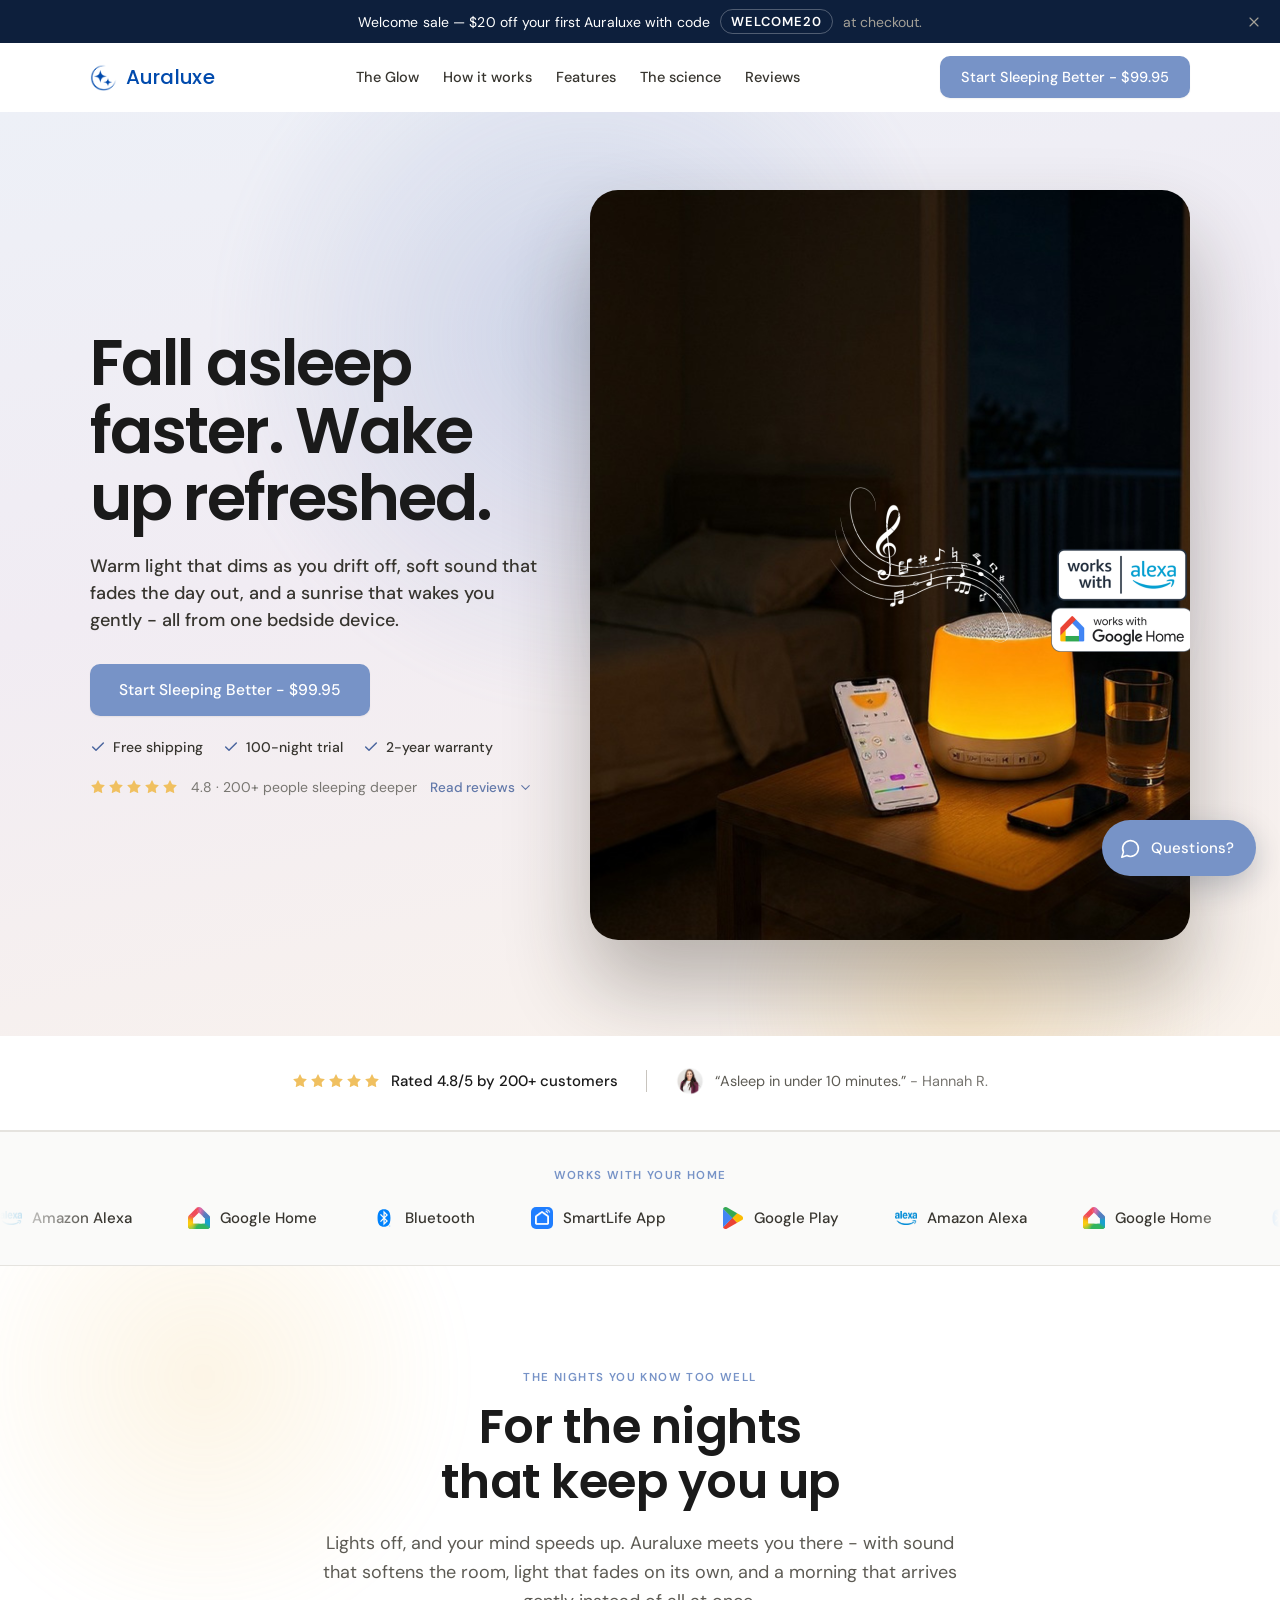
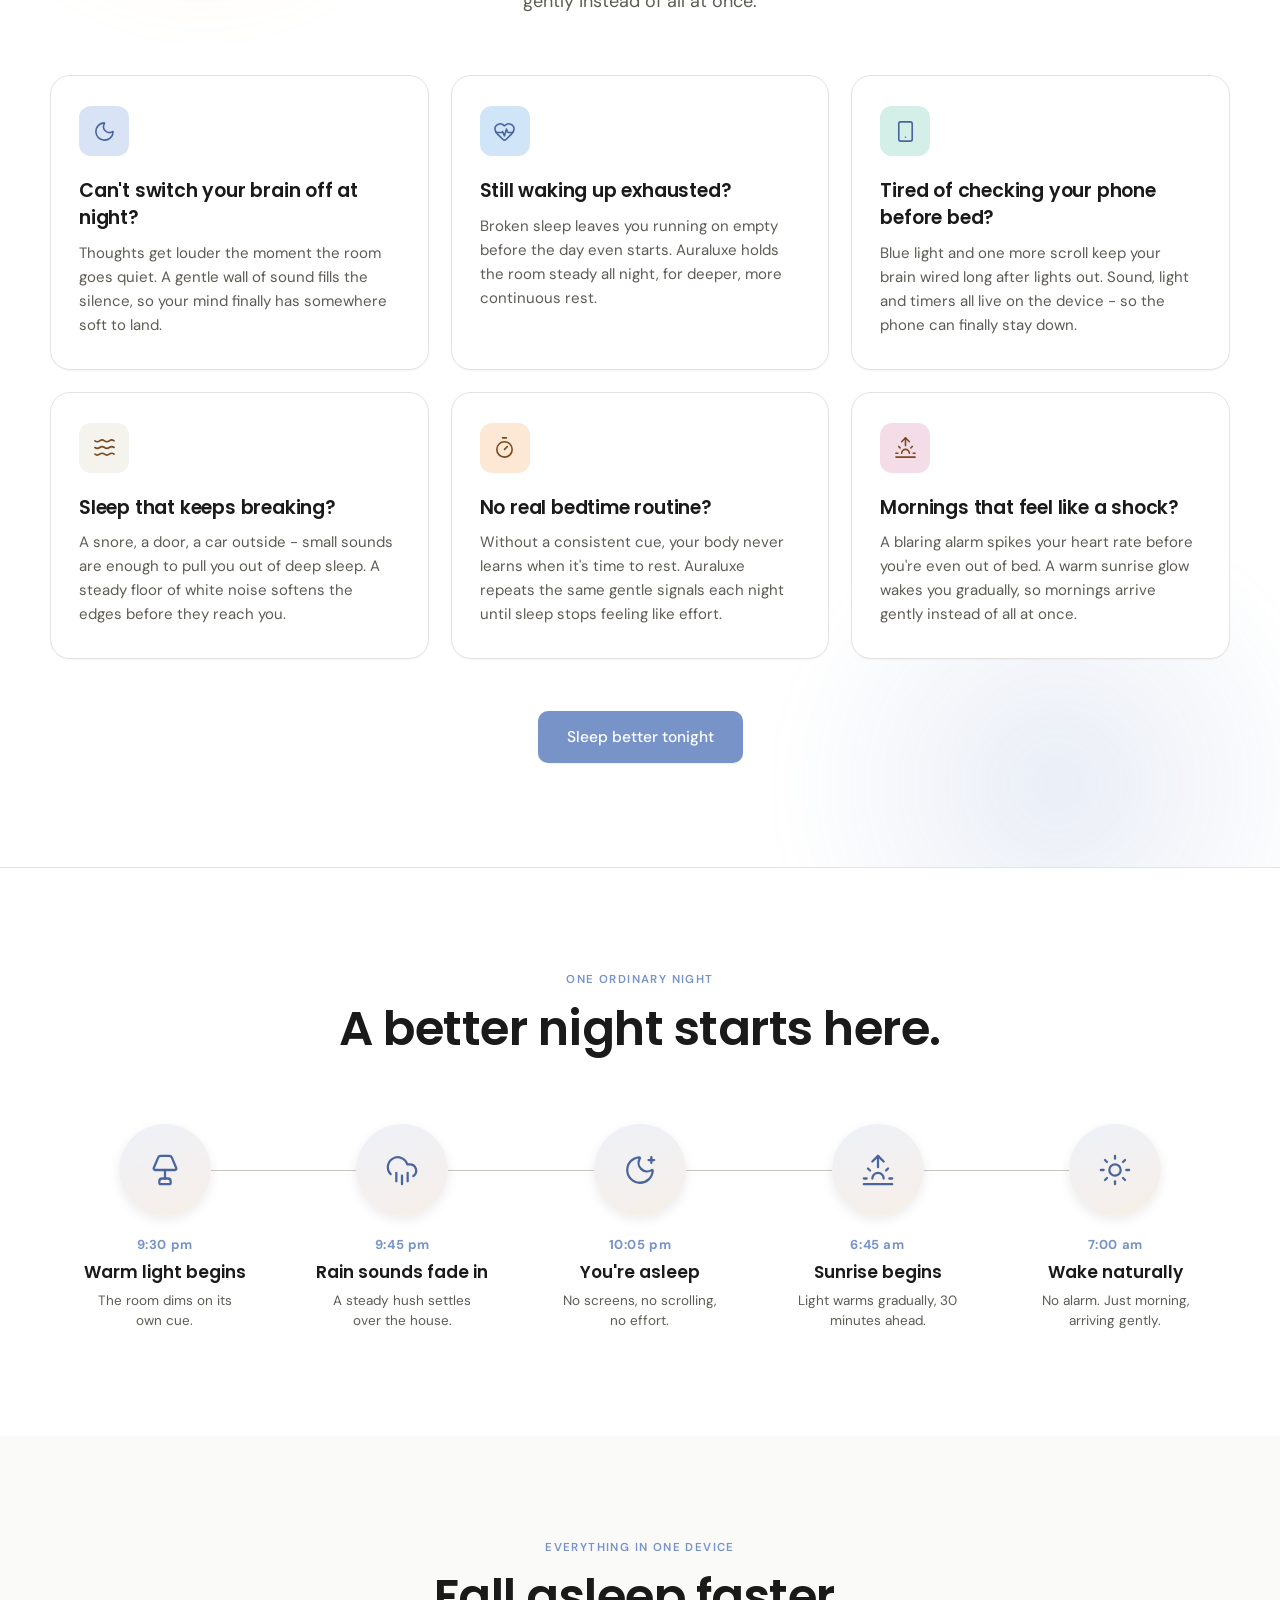
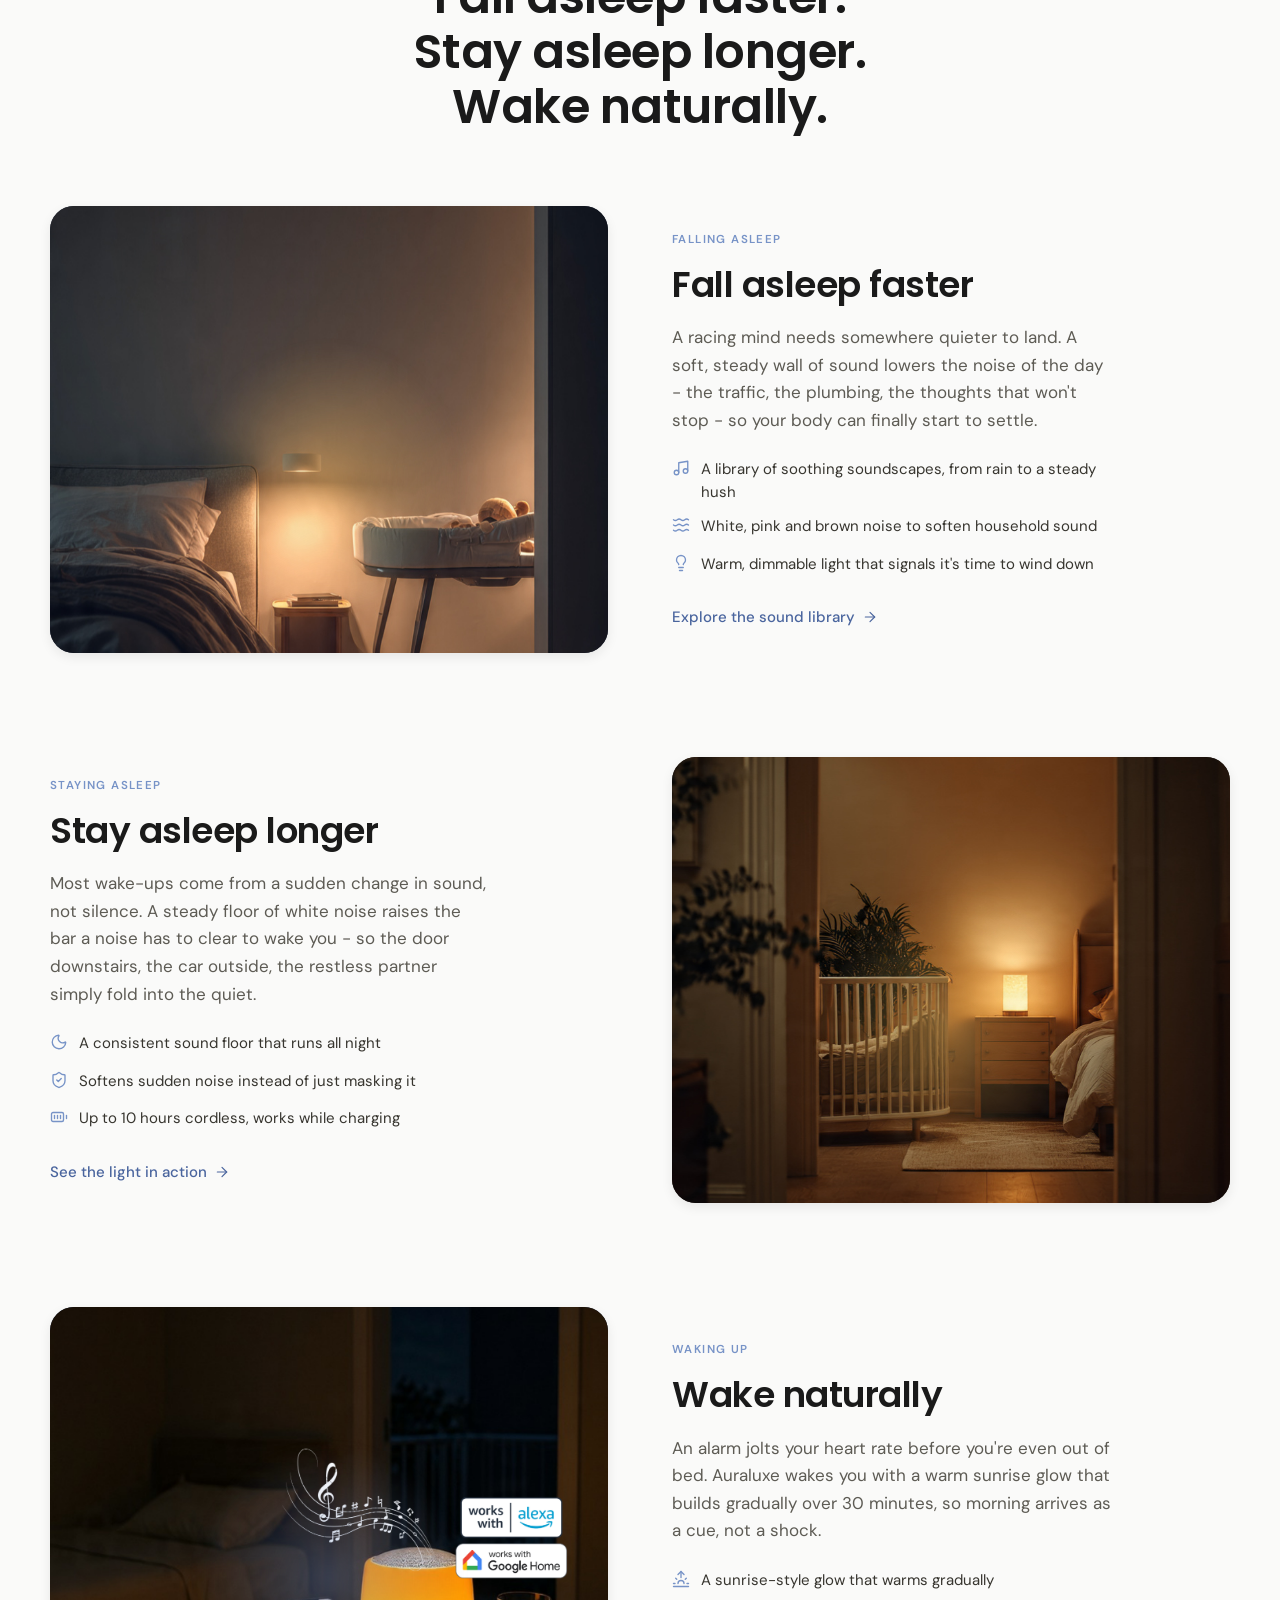
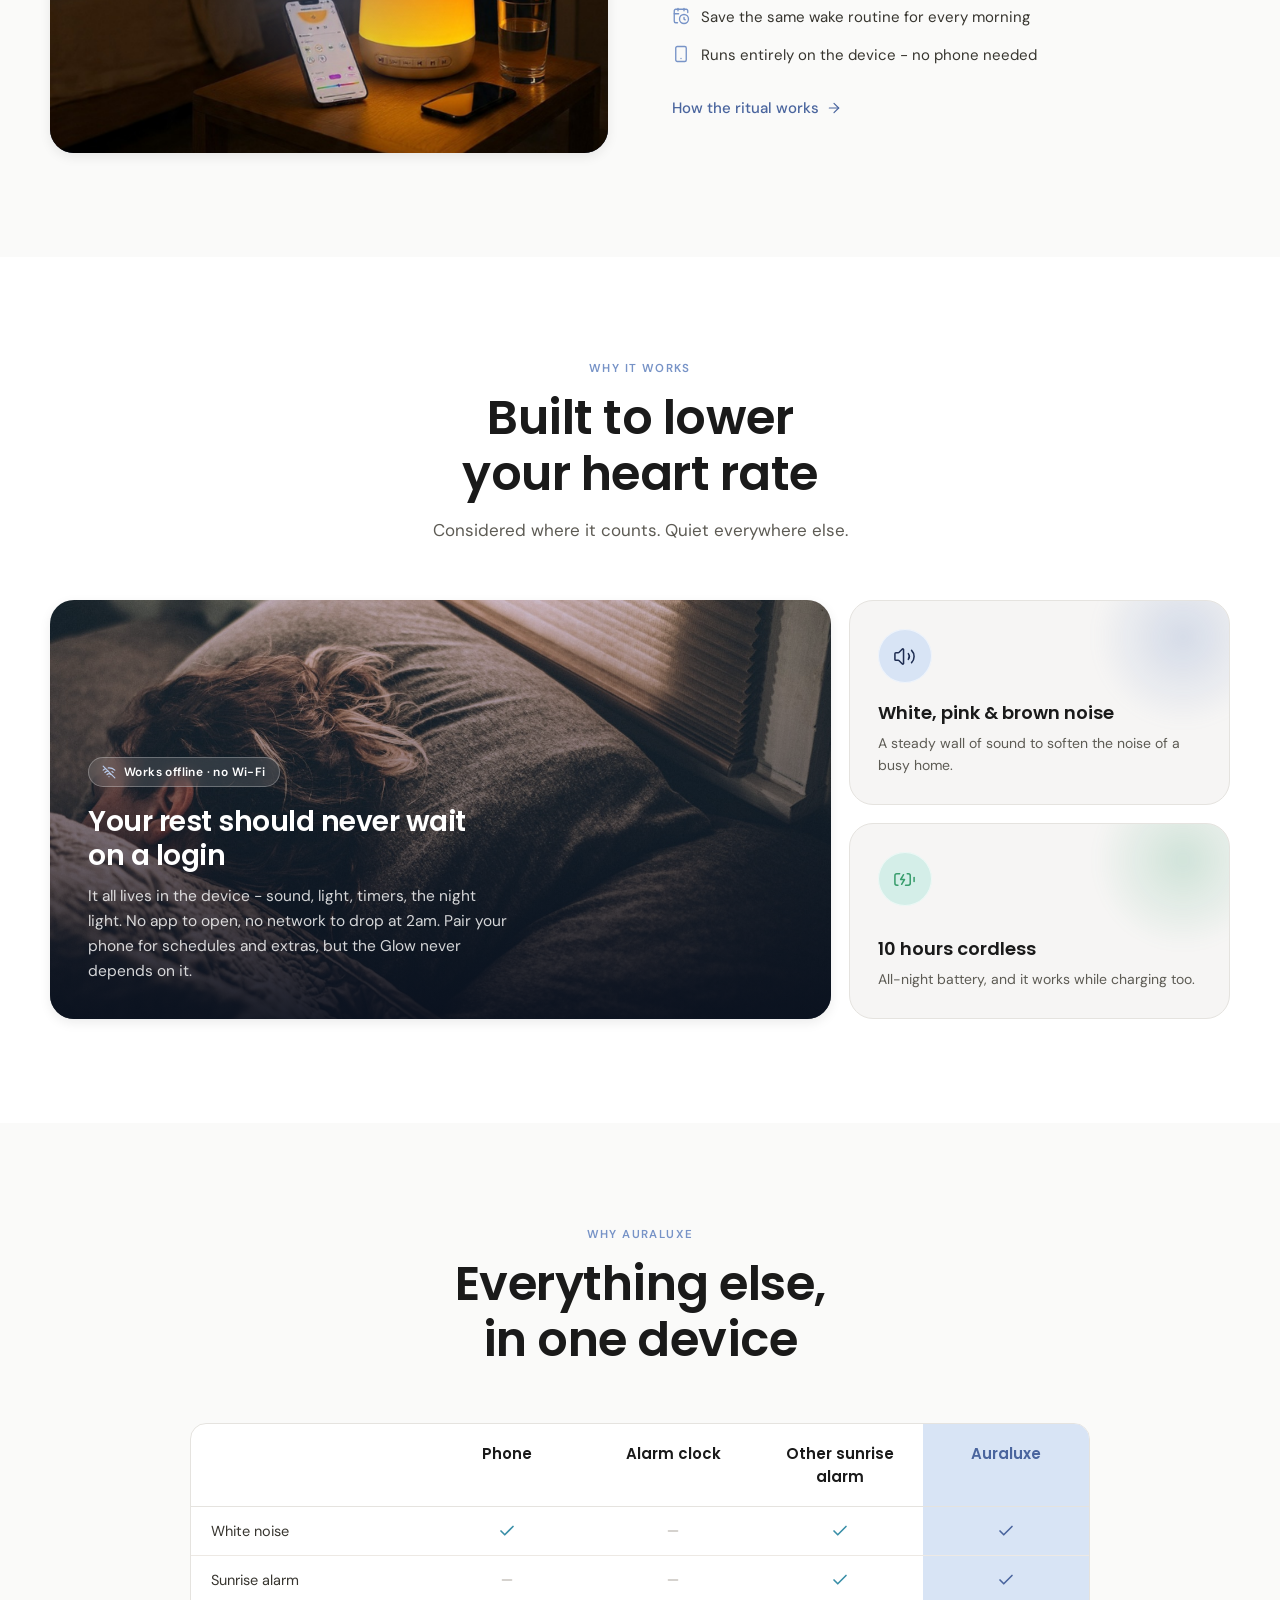
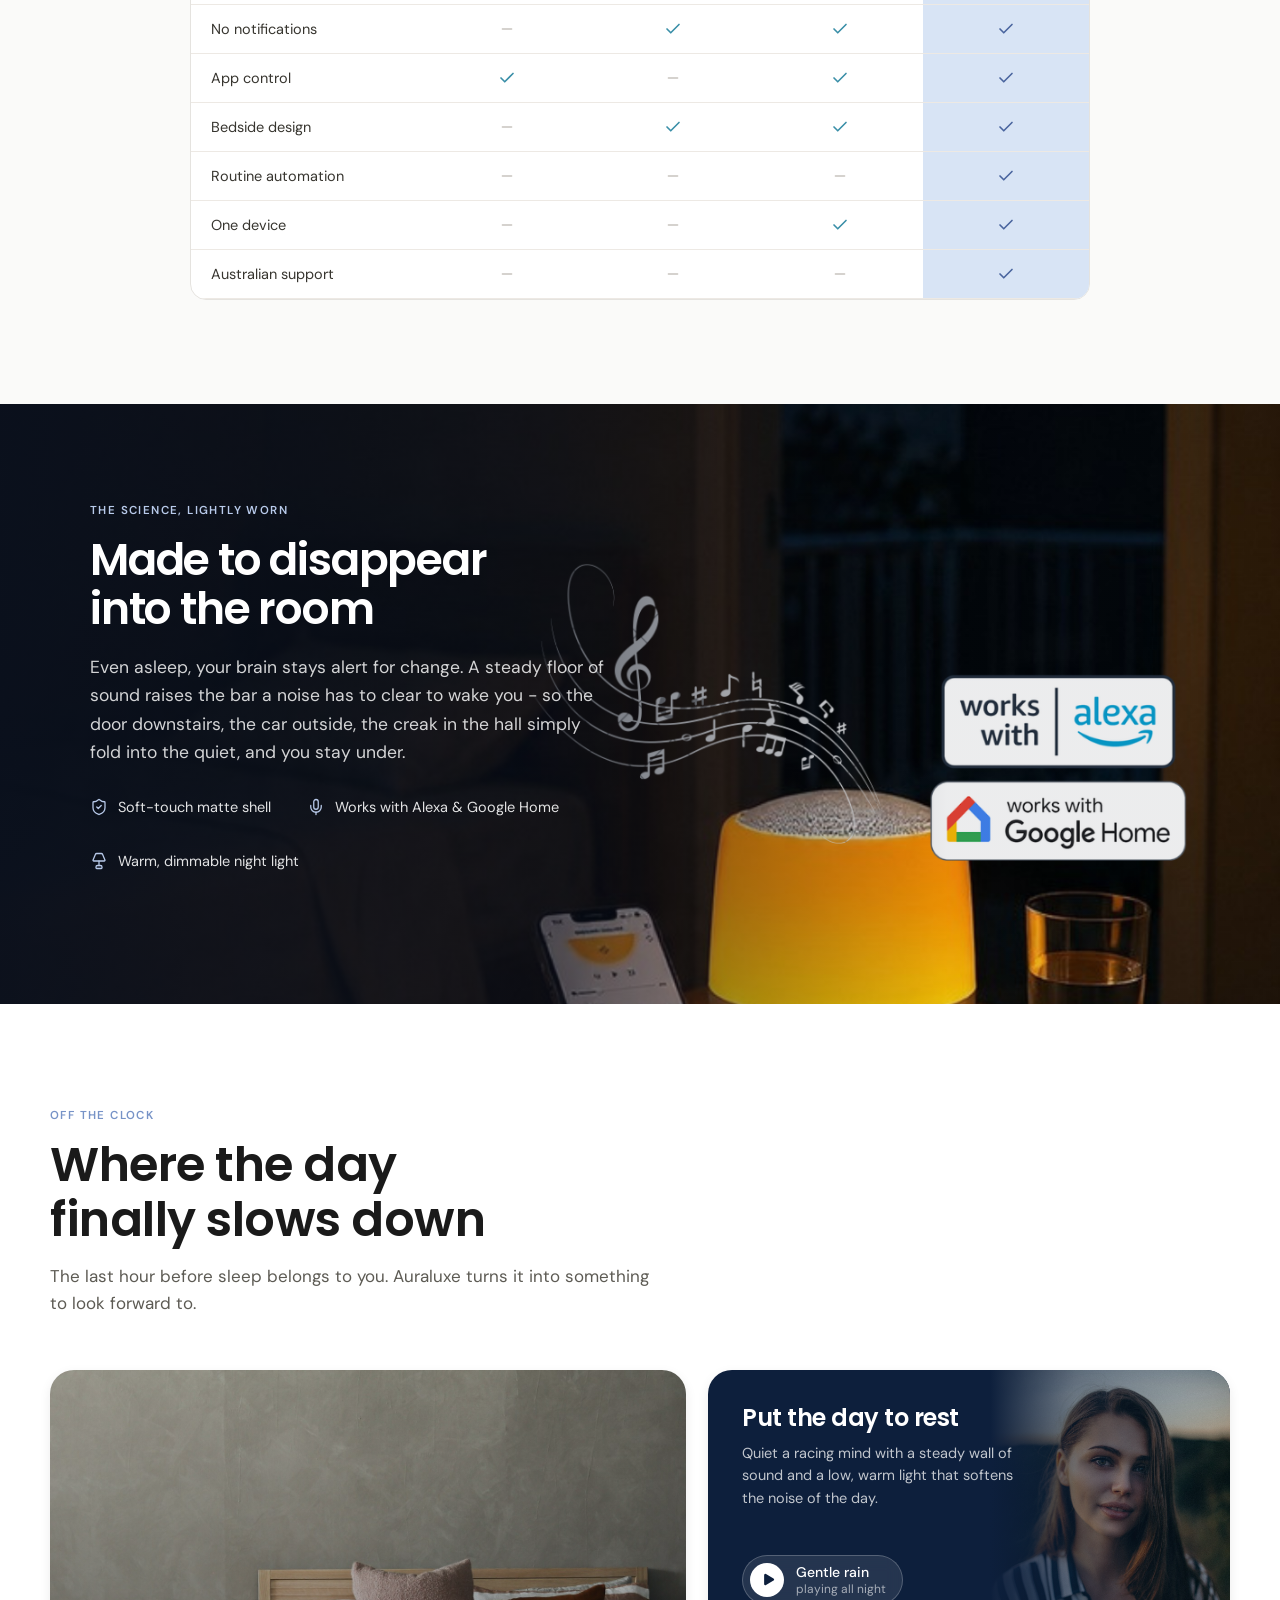
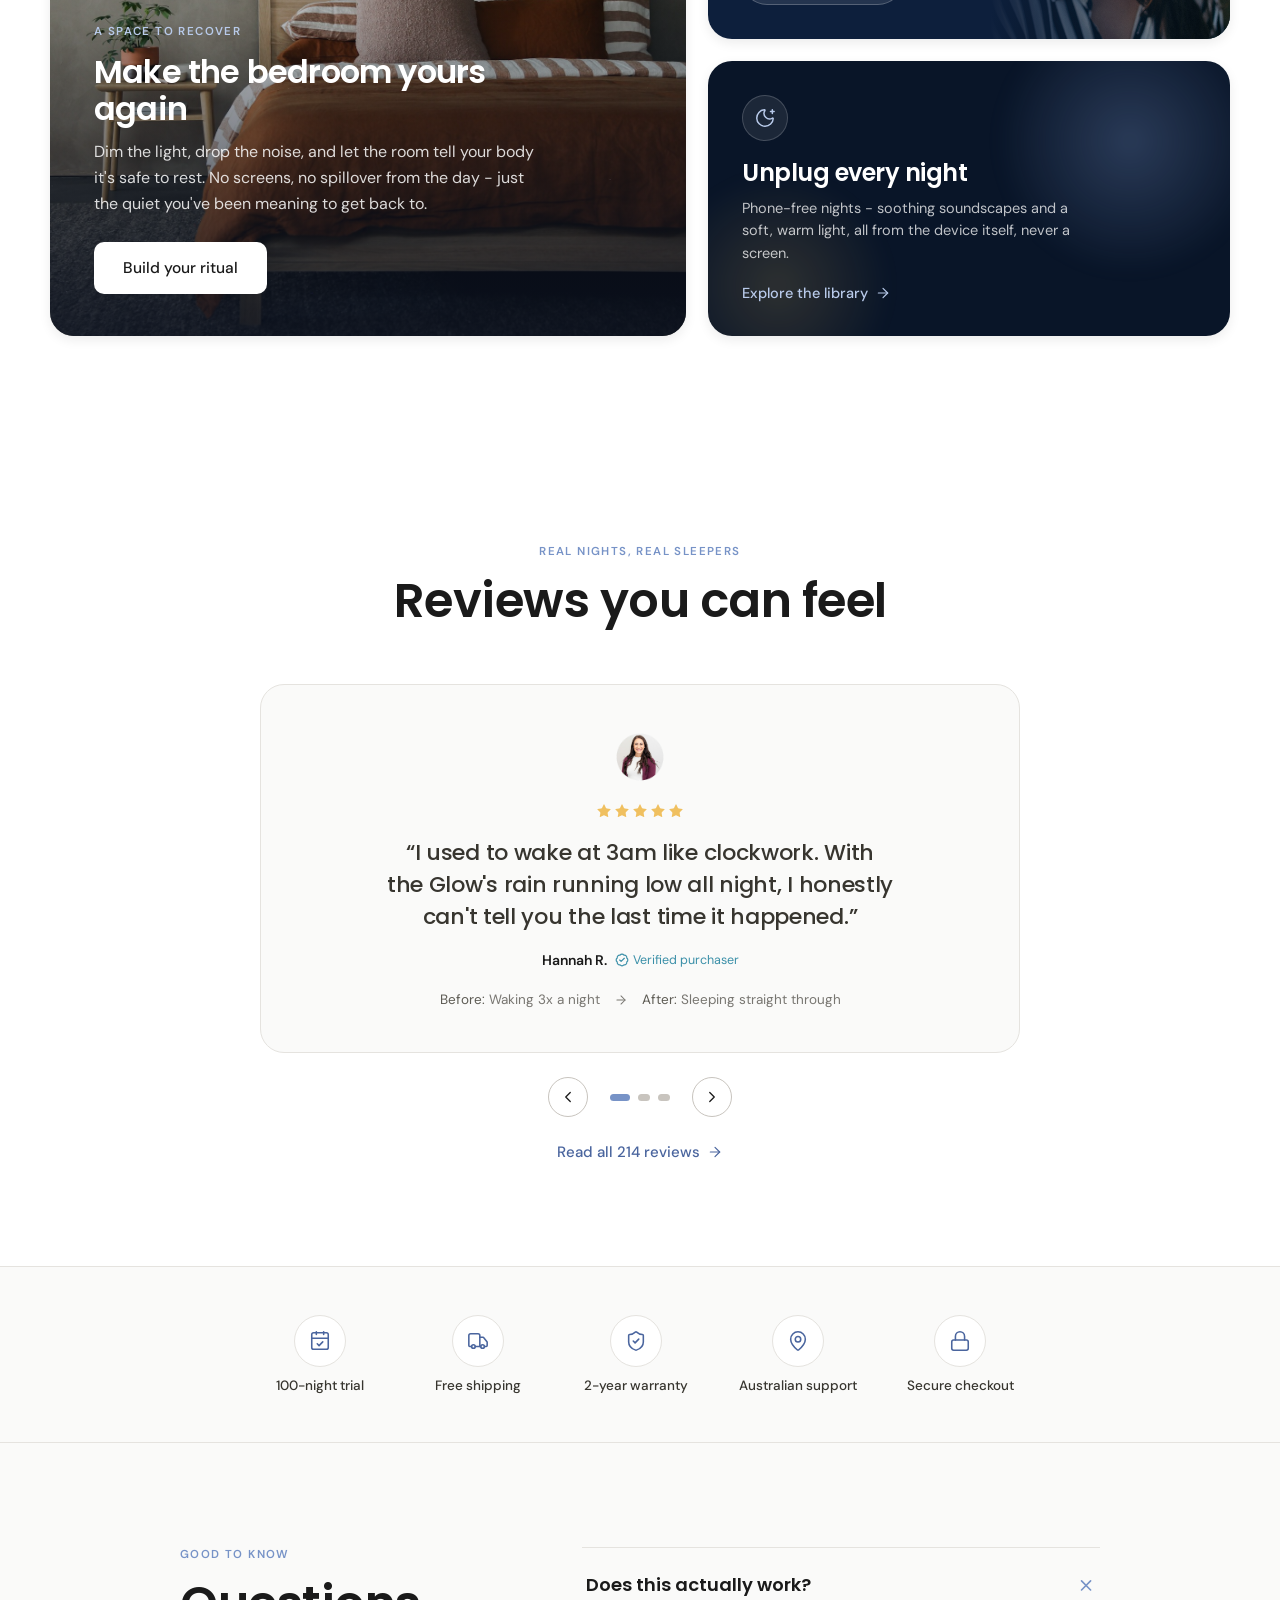
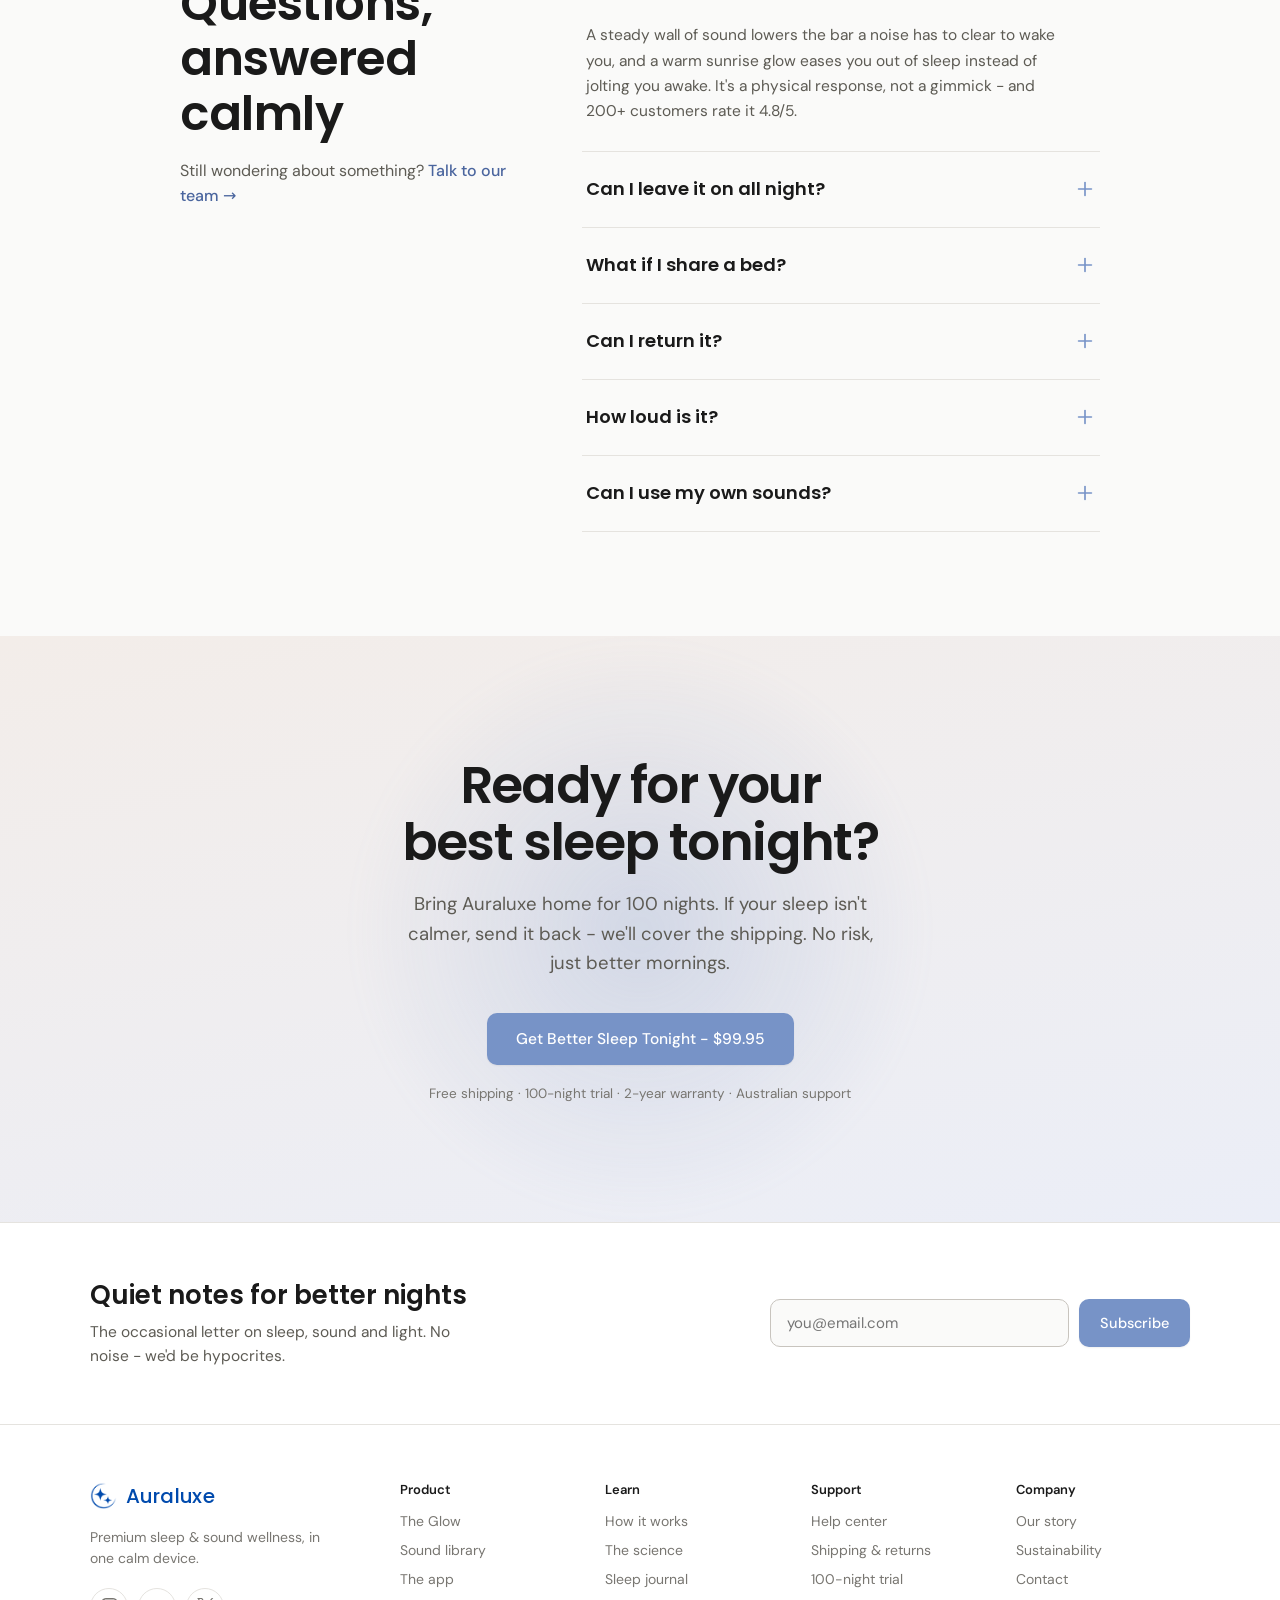
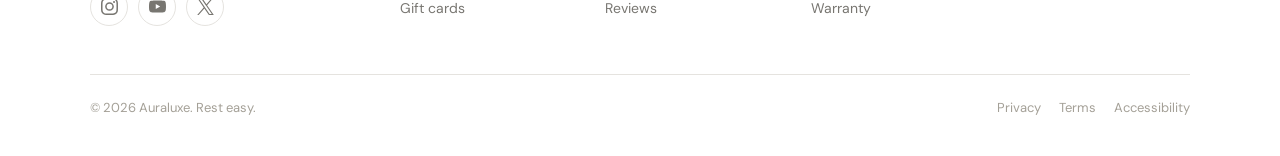
<file: index.html>
<!DOCTYPE html>
<html lang="en">
<head>
  <meta charset="utf-8">
  <meta name="viewport" content="width=device-width, initial-scale=1">
  <title>Auraluxe - Sleep, engineered to feel like nothing at all.</title>
  <meta name="description" content="The Auraluxe Glow wraps your room in warm light and soft sound - so you fall asleep without trying, and wake up feeling like yourself again. Try it for 100 nights.">
  <link rel="stylesheet" href="assets/colors_and_type.css">
  <script src="vendor/lucide.js"></script>
  <script src="vendor/react.min.js"></script>
  <script src="vendor/react-dom.min.js"></script>
  <style>
    * { box-sizing: border-box; }
    html { scroll-behavior: smooth; }
    html, body { margin: 0; padding: 0; background: var(--canvas); }
    body { -webkit-font-smoothing: antialiased; text-rendering: optimizeLegibility; font-family: var(--font-body); color: var(--ink); }
    a { color: inherit; }
    ::selection { background: var(--brand-purple-300); }
    :root { --gutter: 40px; --sec: 104px; --btn-radius: var(--r-md); }

    /* gentle ambient motion - slow, no bounce */
    @keyframes auraDrift  { 0%,100% { transform: translate(0,0) scale(1); } 50% { transform: translate(-24px,20px) scale(1.05); } }
    @keyframes auraDrift2 { 0%,100% { transform: translate(0,0) scale(1); } 50% { transform: translate(22px,-18px) scale(1.06); } }
    @keyframes auraPulse  { 0%,100% { opacity: .82; transform: scale(1); } 50% { opacity: 1; transform: scale(1.05); } }
    .aura-drift  { animation: auraDrift  17s ease-in-out infinite; }
    .aura-drift2 { animation: auraDrift2 20s ease-in-out infinite; }
    .aura-pulse  { animation: auraPulse  8s  ease-in-out infinite; }
    @media (prefers-reduced-motion: reduce) { .aura-drift,.aura-drift2,.aura-pulse { animation: none; } }

    /* scroll-reveal - pure CSS, always settles visible */
    @keyframes auraReveal { from { opacity: 0; transform: translateY(var(--reveal-y, 18px)); } to { opacity: 1; transform: translateY(0); } }
    .aura-reveal { animation: auraReveal .7s cubic-bezier(.22,1,.36,1) both; }
    @supports (animation-timeline: view()) {
      .aura-reveal { animation-name: auraReveal; animation-timeline: view(); animation-range: entry 2% entry 32%; animation-duration: auto; }
    }
    @media (prefers-reduced-motion: reduce) { .aura-reveal { animation: none !important; opacity: 1 !important; transform: none !important; } }

    @keyframes auraFade { from { opacity: 0; } to { opacity: 1; } }
    @keyframes auraRise { from { opacity: 0; transform: translateY(10px) scale(.985); } to { opacity: 1; transform: none; } }
    @keyframes compatScroll { from { transform: translateX(0); } to { transform: translateX(-50%); } }
    .compat-marquee-track { animation: compatScroll 32s linear infinite; }
    .compat-marquee:hover .compat-marquee-track { animation-play-state: paused; }
    @media (prefers-reduced-motion: reduce) { .compat-marquee-track { animation: none; } }
    .nav-link:hover { color: var(--ink); }
    .link-accent:hover { text-decoration: underline; }
    .footer-link:hover { color: var(--ink); }
    .nav-burger { display: none; }
    .hero-proof .hero-proof-cue { opacity: .85; transition: opacity .18s ease; }
    .hero-proof:hover .hero-proof-cue { opacity: 1; text-decoration: underline; }
    .hero-proof:hover .hero-proof-cue svg { transform: translateY(1px); transition: transform .18s ease; }

    .aura-toast { position: fixed; bottom: 28px; left: 50%; transform: translateX(-50%) translateY(20px); opacity: 0; background: var(--ink); color: #fff; font-family: var(--font-body); font-size: 14px; font-weight: 500; padding: 14px 22px; border-radius: var(--r-full); box-shadow: var(--elev-4); transition: all .3s cubic-bezier(.4,0,.2,1); z-index: 200; display:flex; align-items:center; gap:10px; }
    .aura-toast.show { opacity: 1; transform: translateX(-50%) translateY(0); }

    /* ---------- responsive ---------- */
    @media (max-width: 980px) {
      body { --sec: 80px; }
      .timeline-row { grid-template-columns: repeat(3, 1fr) !important; row-gap: 40px !important; }
      .timeline-row > div:first-child { display: none !important; }
      .hero-grid { grid-template-columns: 1fr !important; gap: 36px !important; padding-top: 56px !important; padding-bottom: 64px !important; }
      .hero-visual { min-height: 340px !important; order: -1; }
      .hero-h1 { font-size: 52px !important; letter-spacing: -1.6px !important; }
      .showcase-row { grid-template-columns: 1fr !important; gap: 32px !important; }
      .pain-grid { grid-template-columns: repeat(2, 1fr) !important; }
      .showcase-row .showcase-copy { order: 2 !important; }
      .bento-grid { grid-template-columns: repeat(2, 1fr) !important; }
      .bento-cell:first-child { grid-column: span 2 !important; grid-row: auto !important; }
      .bento-cell.bento-stats { grid-column: span 2 !important; }
      .faq-wrap { grid-template-columns: 1fr !important; gap: 32px !important; }
      .faq-head { position: static !important; }
      .footer-news { grid-template-columns: 1fr !important; gap: 24px !important; }
      .news-form { justify-self: start !important; }
      .testi-grid { grid-template-columns: 1fr !important; }
      .how-grid { grid-template-columns: 1fr !important; gap: 48px !important; }
      .mosaic-grid { grid-template-columns: 1fr !important; }
      .mosaic-hero { min-height: 440px !important; }
    }
    @media (max-width: 960px) {
      .nav-links, .nav-cart, .nav-cta-wrap { display: none !important; }
      .nav-burger { display: inline-flex !important; }
    }
    @media (max-width: 720px) {
      /* density tweaks write --gutter/--sec inline on <html>; redeclaring on body
         wins by inheritance so mobile spacing is never overridden */
      body { --gutter: 20px; --sec: 68px; }
      .nav-links, .nav-cart, .nav-cta-wrap { display: none !important; }
      .nav-burger { display: inline-flex !important; }
      .hero-h1 { font-size: 42px !important; }
      .section-h { font-size: 32px !important; }
      .big-quote { font-size: 24px !important; }
      .atmos-h { font-size: 32px !important; }
      .bento-grid { grid-template-columns: 1fr !important; }
      .pain-grid { grid-template-columns: 1fr !important; }
      .bento-cell:first-child, .bento-cell.bento-stats { grid-column: auto !important; }
      .bento-stats { gap: 18px !important; }
      .footer-cols { grid-template-columns: 1fr 1fr !important; }
      /* timeline: stack into a vertical list, icon beside the copy */
      .timeline-row { grid-template-columns: 1fr !important; row-gap: 26px !important; }
      .timeline-row > div + div { display: grid !important; grid-template-columns: 54px 1fr; column-gap: 16px; row-gap: 3px; align-items: start; text-align: left !important; padding: 0 !important; }
      .timeline-row > div + div > div:first-child { grid-row: 1 / 4; width: 54px !important; height: 54px !important; margin-bottom: 0 !important; }
      .timeline-row > div + div > div:first-child svg { width: 24px; height: 24px; }
      .timeline-row > div + div > p { max-width: none !important; }
      /* comparison table keeps its own horizontal scroll, just less of it */
      .cmp-table > div { min-width: 560px !important; }
      .mosaic-hero { min-height: 400px !important; }
      .hero-visual { min-height: 0 !important; }
      .news-form { flex-wrap: wrap !important; }
      .news-form input { min-width: 0 !important; }
    }
    @media (max-width: 420px) {
      .hero-h1 { font-size: 36px !important; letter-spacing: -1.2px !important; }
      .section-h, .atmos-h { font-size: 28px !important; }
      .hero-cta > *, .hero-cta button { width: 100% !important; }
      .footer-cols { grid-template-columns: 1fr !important; }
    }
  </style>
<!-- Meta Pixel Code -->
<script>
!function(f,b,e,v,n,t,s)
{if(f.fbq)return;n=f.fbq=function(){n.callMethod?
n.callMethod.apply(n,arguments):n.queue.push(arguments)};
if(!f._fbq)f._fbq=n;n.push=n;n.loaded=!0;n.version='2.0';
n.queue=[];t=b.createElement(e);t.async=!0;
t.src=v;s=b.getElementsByTagName(e)[0];
s.parentNode.insertBefore(t,s)}(window, document,'script',
'https://connect.facebook.net/en_US/fbevents.js');
fbq('init', '1595185192248418');
fbq('track', 'PageView');
</script>
<noscript><img height="1" width="1" style="display:none"
src="https://www.facebook.com/tr?id=1595185192248418&ev=PageView&noscript=1"
/></noscript>
<!-- End Meta Pixel Code -->
</head>
<body>
  <div id="root"></div>
  <div class="aura-toast" id="toast"></div>

  <script src="js/tweaks-panel.js"></script>
  <script src="js/shared.js"></script>
  <script src="js/sections-a.js"></script>
  <script src="js/sections-b.js"></script>
  <script src="js/sections-c.js"></script>
  <script>const {
  useEffect
} = React;
const TWEAK_DEFAULTS = /*EDITMODE-BEGIN*/{
  "accent": "#7793C7",
  "density": "regular",
  "corners": "soft",
  "parallax": true
} /*EDITMODE-END*/;
const ACCENT_DEEP = {
  "#7793C7": "#4a659e",
  // periwinkle
  "#3a8fa8": "#26687c",
  // teal
  "#4f6fc2": "#37509a",
  // indigo
  "#c47a3a": "#7a4a1e" // amber
};
const DENSITY = {
  compact: {
    sec: "76px",
    gut: "40px"
  },
  regular: {
    sec: "104px",
    gut: "40px"
  },
  comfy: {
    sec: "132px",
    gut: "48px"
  }
};
const CORNERS = {
  sharp: "4px",
  soft: "10px",
  round: "9999px"
};
function showToast(msg) {
  const t = document.getElementById('toast');
  t.innerHTML = '';
  const ic = document.createElement('span');
  ic.textContent = '✓';
  ic.style.cssText = 'color:var(--brand-purple-300);font-weight:700';
  t.appendChild(ic);
  t.appendChild(document.createTextNode(msg));
  t.classList.add('show');
  clearTimeout(window.__tt);
  window.__tt = setTimeout(() => t.classList.remove('show'), 2400);
}
function App() {
  const [t, setTweak] = useTweaks(TWEAK_DEFAULTS);
  const cta = () => buyNow(1);
  const subscribe = () => showToast("You're in - quiet notes only");
  useEffect(() => {
    if (window.lucide) window.lucide.createIcons();
  });

  // apply tweaks to :root
  useEffect(() => {
    const r = document.documentElement.style;
    r.setProperty("--accent", t.accent);
    r.setProperty("--accent-deep", ACCENT_DEEP[t.accent] || t.accent);
    const d = DENSITY[t.density] || DENSITY.regular;
    r.setProperty("--sec", d.sec);
    r.setProperty("--gutter", d.gut);
    r.setProperty("--btn-radius", CORNERS[t.corners] || CORNERS.soft);
  }, [t.accent, t.density, t.corners]);

  // toggle parallax by setting a flag the rows read
  useEffect(() => {
    window.__auraParallax = t.parallax;
  }, [t.parallax]);
  return /*#__PURE__*/React.createElement("div", null, /*#__PURE__*/React.createElement(SaleBanner, null), /*#__PURE__*/React.createElement(TopNav, {
    onCta: cta
  }), /*#__PURE__*/React.createElement(Hero, {
    onCta: cta
  }), /*#__PURE__*/React.createElement(HeroTrust, null), /*#__PURE__*/React.createElement(CompatibilityStrip, null), /*#__PURE__*/React.createElement(FeaturedIn, {
    onCta: cta
  }), /*#__PURE__*/React.createElement(Timeline, null), /*#__PURE__*/React.createElement(Showcase, null), /*#__PURE__*/React.createElement(Bento, null), /*#__PURE__*/React.createElement(Comparison, null), /*#__PURE__*/React.createElement(AtmosphereBand, null), /*#__PURE__*/React.createElement(LifestyleMosaic, {
    onCta: cta
  }), /*#__PURE__*/React.createElement(Testimonials, null), /*#__PURE__*/React.createElement(RiskReversal, null), /*#__PURE__*/React.createElement(Faq, null), /*#__PURE__*/React.createElement(FinalCta, {
    onCta: cta
  }), /*#__PURE__*/React.createElement(Footer, {
    onSubscribe: subscribe
  }), /*#__PURE__*/React.createElement(PromoModal, {
    delay: 6000
  }), /*#__PURE__*/React.createElement(TweaksPanel, null, /*#__PURE__*/React.createElement(TweakSection, {
    label: "Brand"
  }), /*#__PURE__*/React.createElement(TweakColor, {
    label: "Accent",
    value: t.accent,
    options: ["#7793C7", "#3a8fa8", "#4f6fc2", "#c47a3a"],
    onChange: v => setTweak("accent", v)
  }), /*#__PURE__*/React.createElement(TweakRadio, {
    label: "Corners",
    value: t.corners,
    options: ["sharp", "soft", "round"],
    onChange: v => setTweak("corners", v)
  }), /*#__PURE__*/React.createElement(TweakSection, {
    label: "Layout"
  }), /*#__PURE__*/React.createElement(TweakRadio, {
    label: "Density",
    value: t.density,
    options: ["compact", "regular", "comfy"],
    onChange: v => setTweak("density", v)
  }), /*#__PURE__*/React.createElement(TweakToggle, {
    label: "Parallax imagery",
    value: t.parallax,
    onChange: v => setTweak("parallax", v)
  })));
}
ReactDOM.createRoot(document.getElementById('root')).render(/*#__PURE__*/React.createElement(App, null));</script>
<template id="__bundler_thumbnail"><svg xmlns="http://www.w3.org/2000/svg" viewBox="0 0 100 100"><rect width="100" height="100" fill="#0d1f3c"/><circle cx="50" cy="50" r="20" fill="none" stroke="#7793C7" stroke-width="4"/><circle cx="58" cy="44" r="14" fill="#0d1f3c"/></svg></template><script src="js/chat-widget.js"></script>
</body>
</html>
</file>
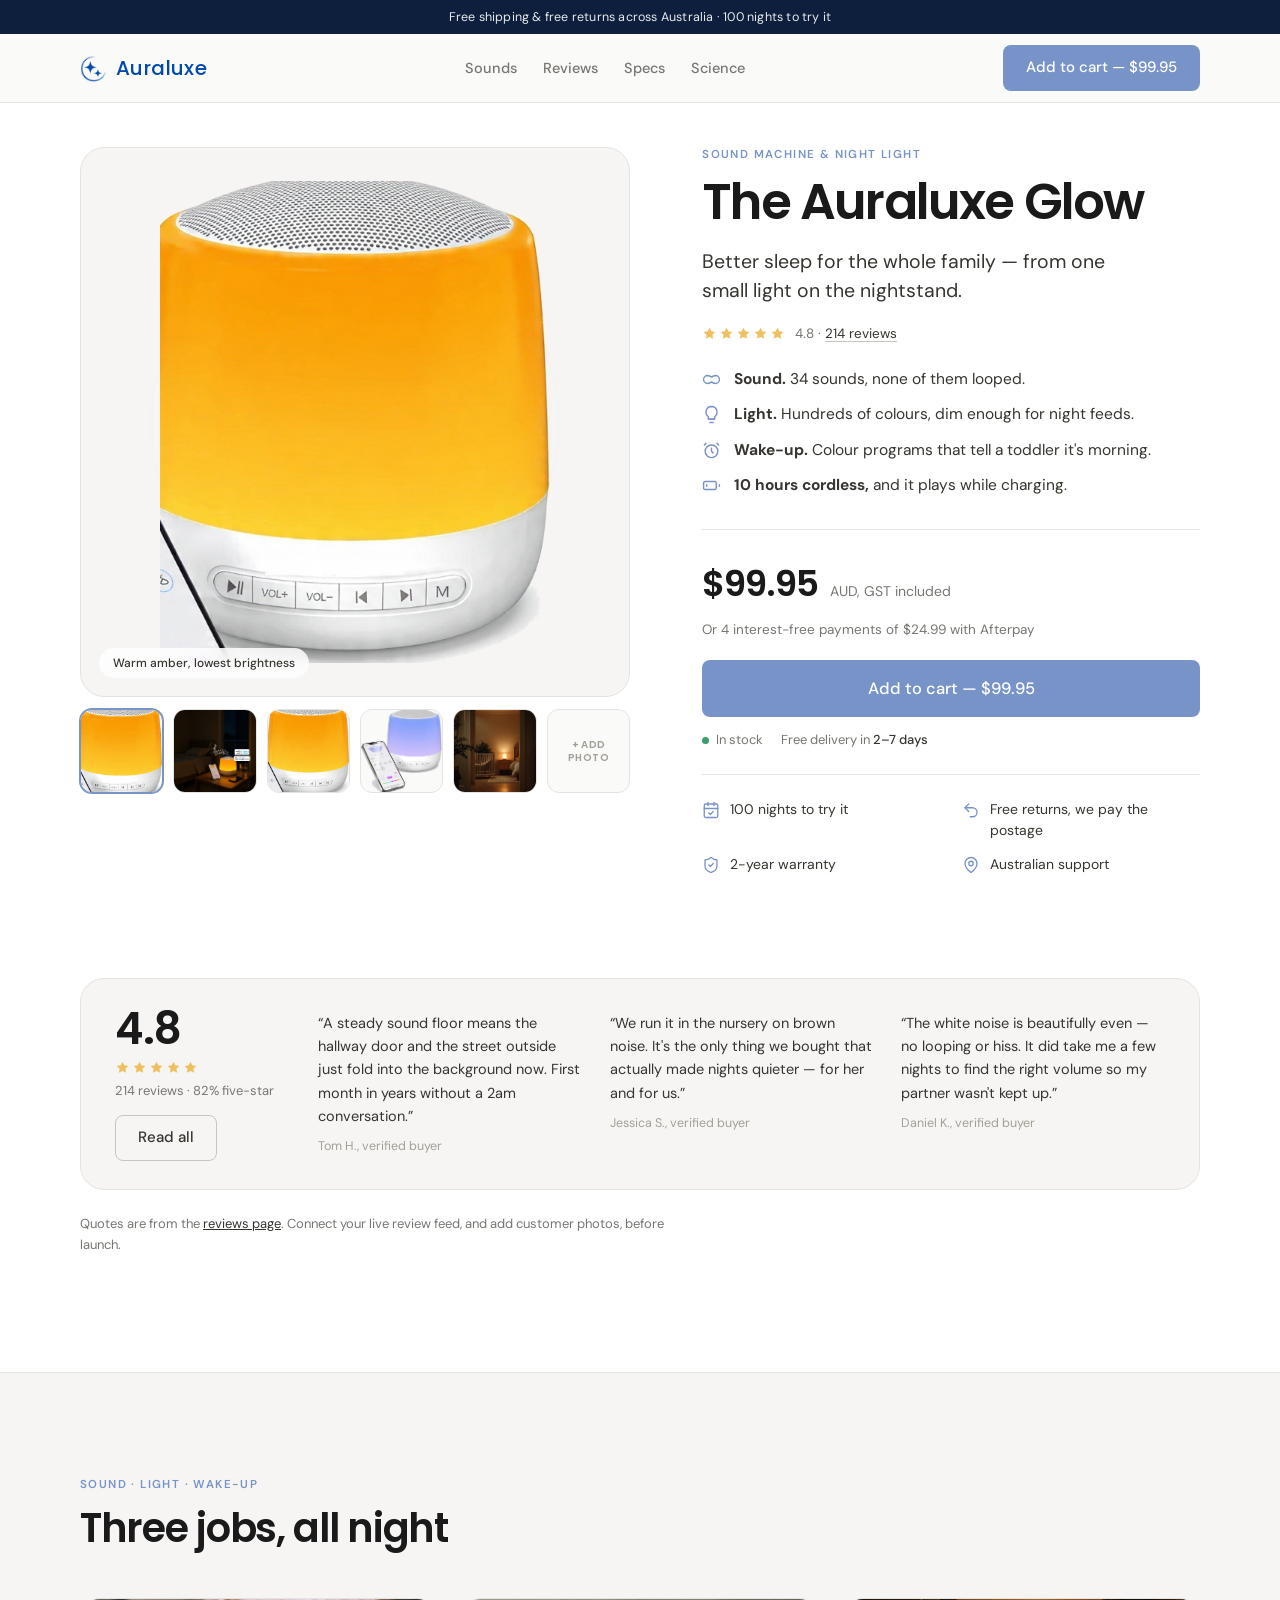
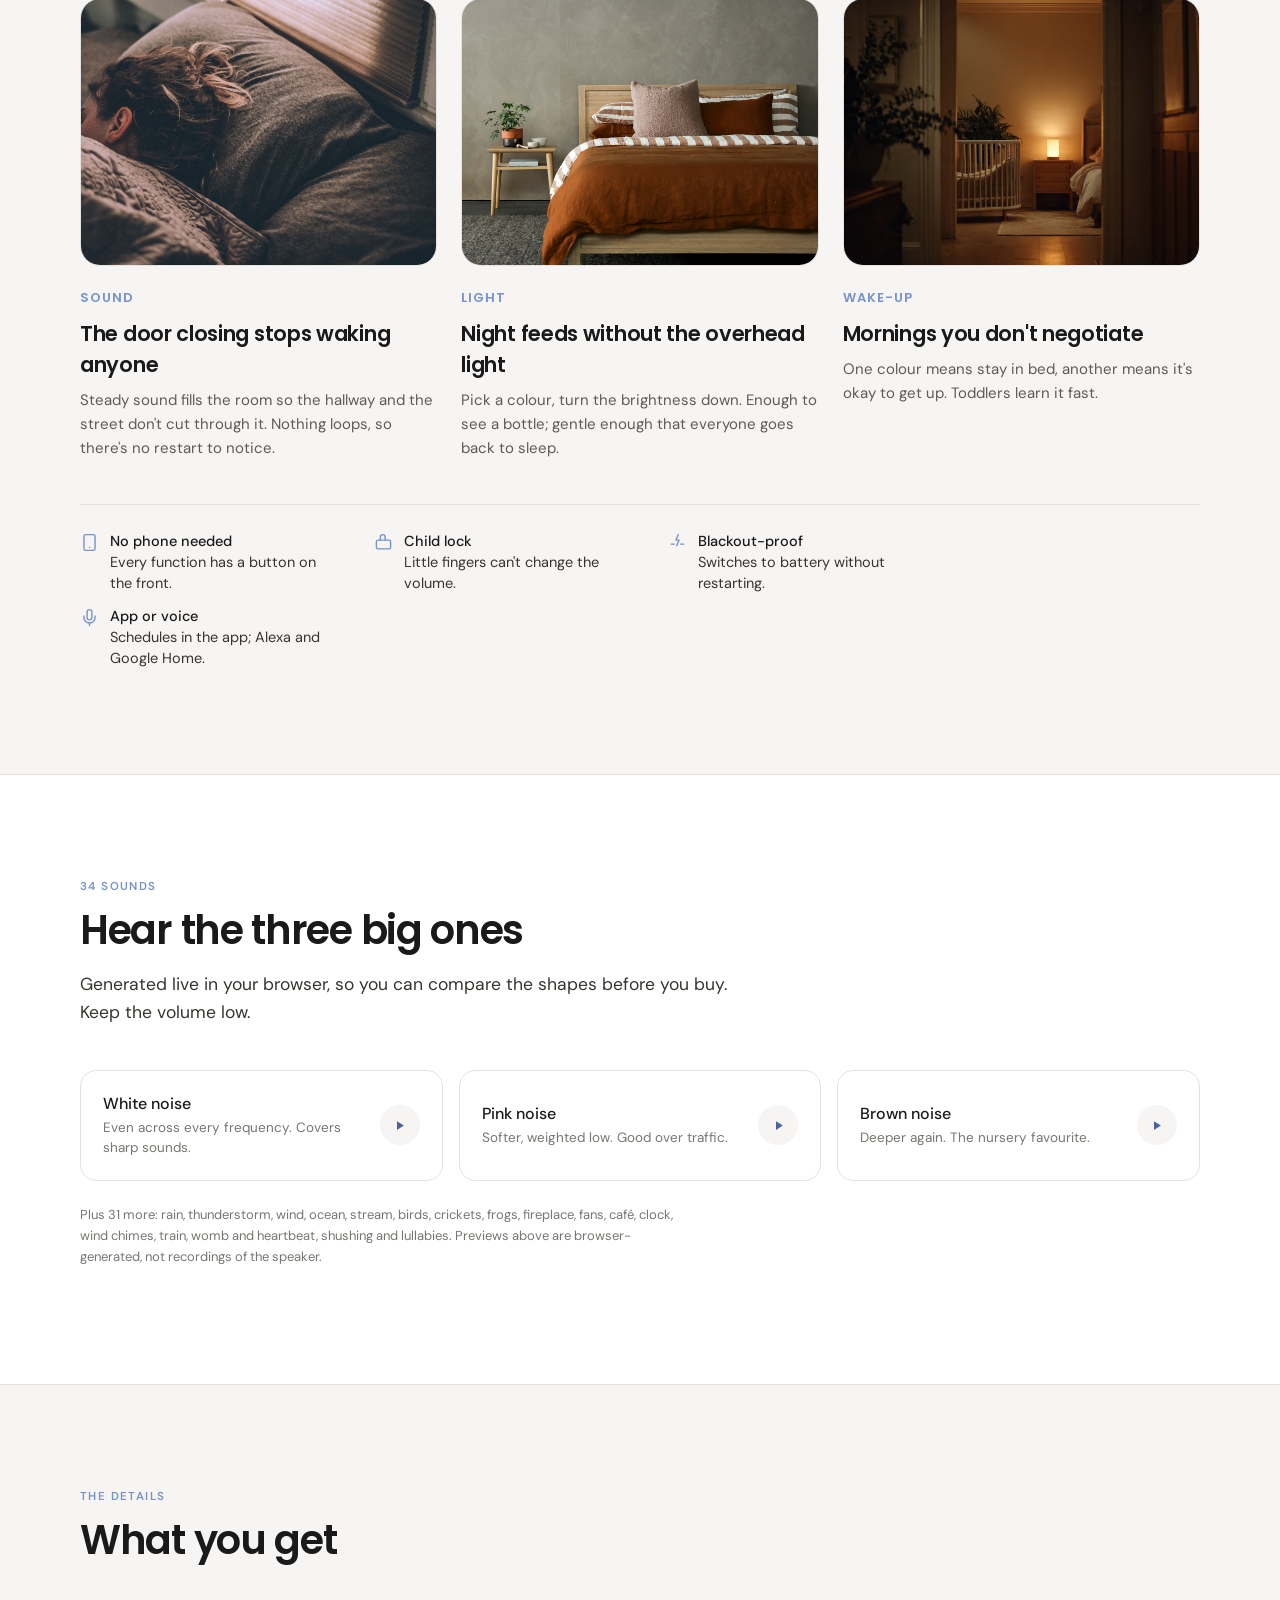
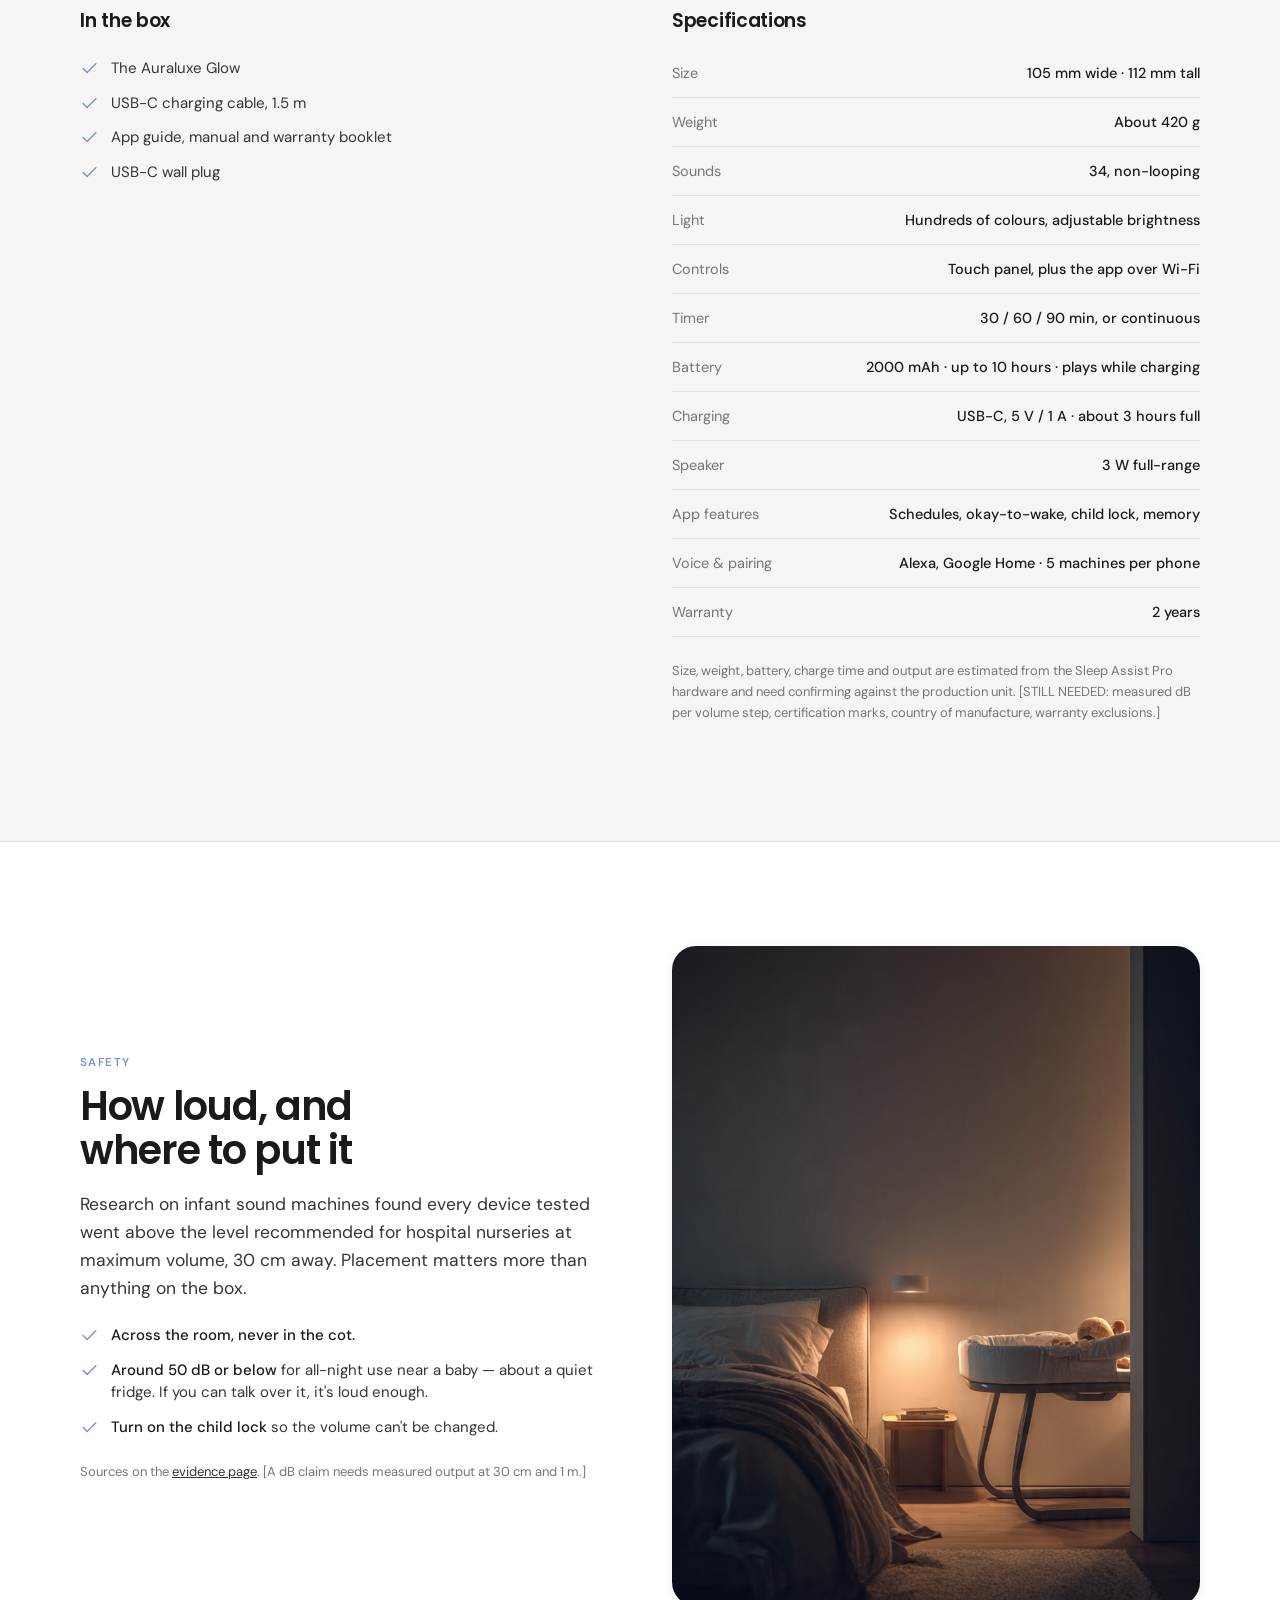
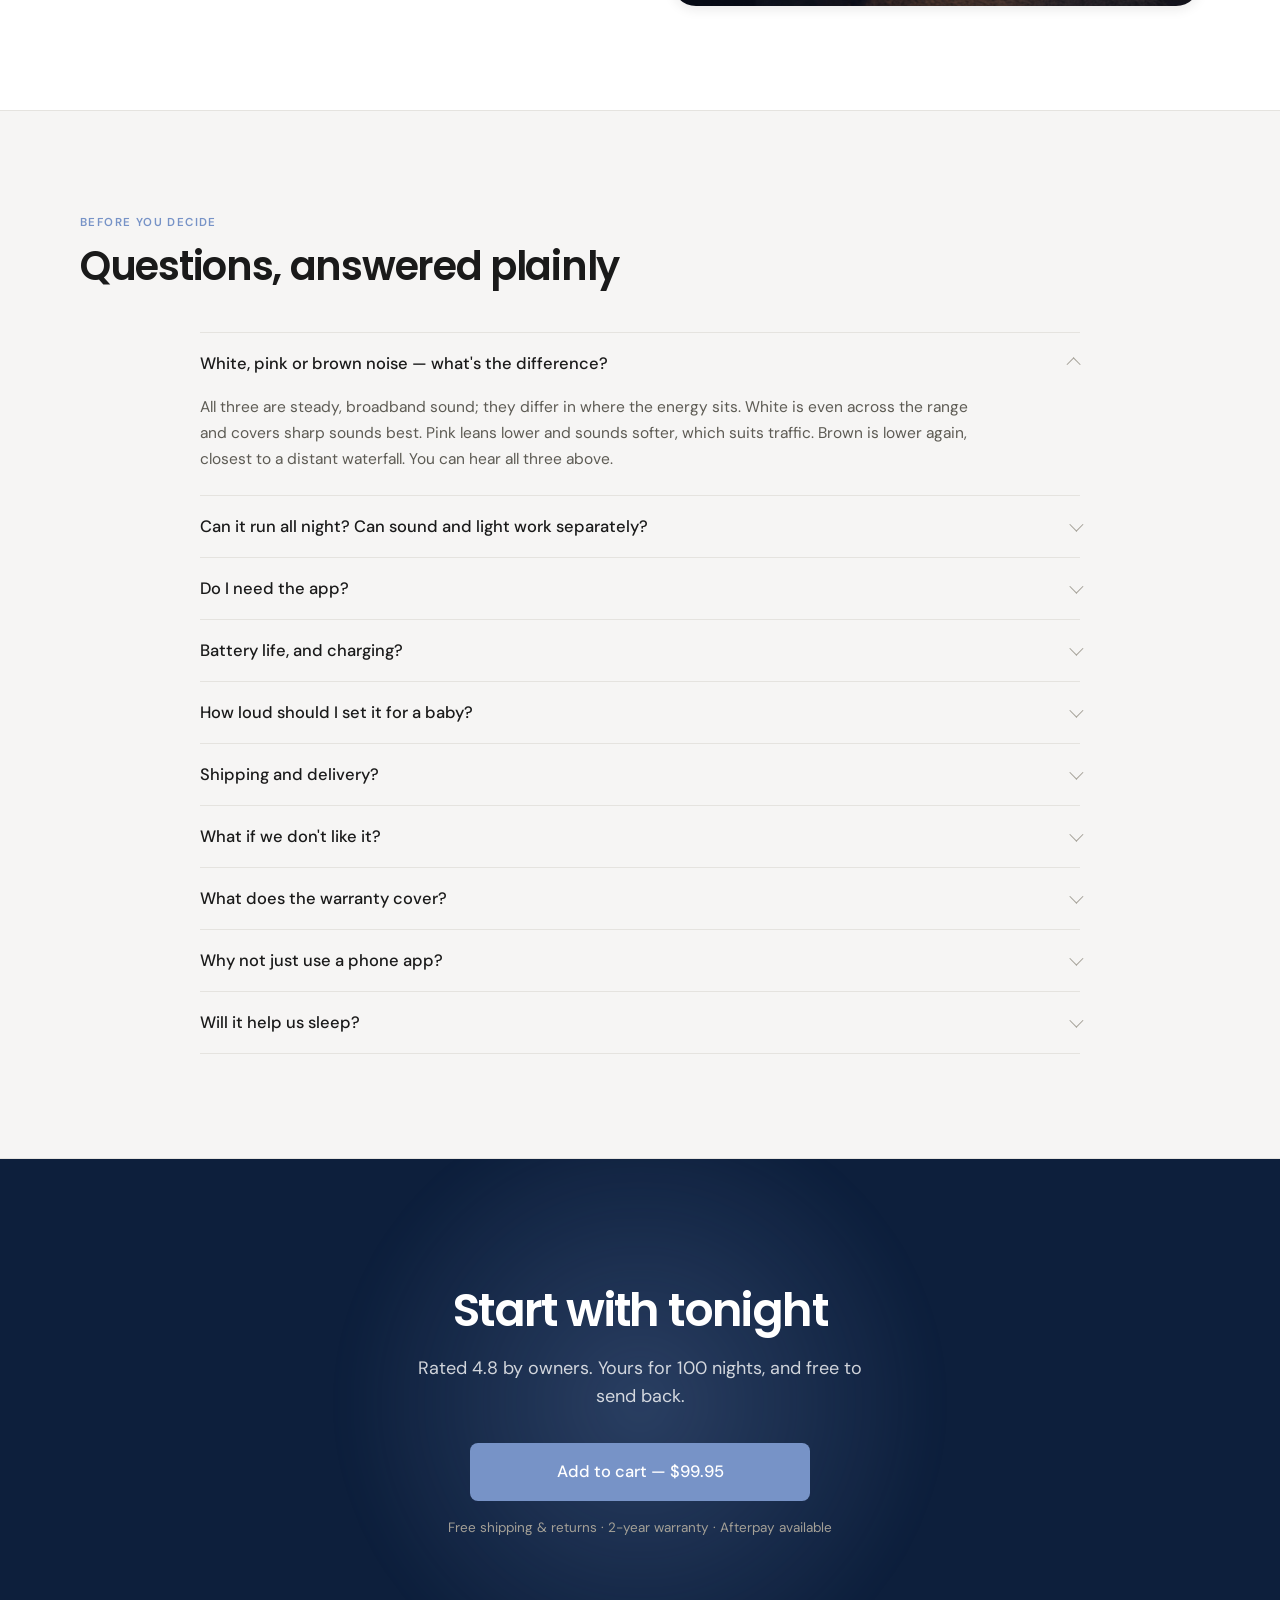
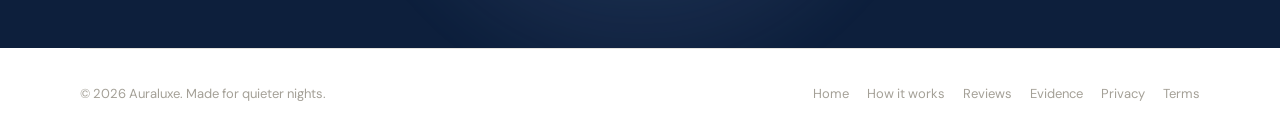
<file: glow v1.html>
<!DOCTYPE html>
<html lang="en">
<head>
<meta charset="utf-8">
<meta name="viewport" content="width=device-width, initial-scale=1">
<title>The Auraluxe Glow — sound machine and warm sleep lamp</title>
<meta name="description" content="Cover the noise, warm the light, and let the room tell you it's time. The Auraluxe Glow is a bedside sound machine and 1800K sleep lamp in one. 100 nights to try it. Free shipping across Australia.">
<link rel="stylesheet" href="assets/colors_and_type.css">
<style>
*{box-sizing:border-box}
html{scroll-behavior:smooth}
html,body{margin:0;padding:0;background:var(--canvas)}
body{font-family:var(--font-body);color:var(--ink);-webkit-font-smoothing:antialiased;text-rendering:optimizeLegibility}
:root{--gutter:40px;--sec:104px;--accent:#7793C7;--accent-deep:#4a659e;--ease:cubic-bezier(.4,0,.2,1)}
img{display:block;max-width:100%}
a{color:var(--charcoal)}
a:hover{color:var(--ink)}
:focus-visible{outline:2px solid var(--accent);outline-offset:3px;border-radius:4px}
::selection{background:var(--brand-purple-300)}
.wrap{max-width:1200px;margin:0 auto;padding-inline:var(--gutter)}
.eyebrow{font-size:11.5px;font-weight:600;letter-spacing:1.4px;text-transform:uppercase;color:var(--accent)}
h2{font-family:var(--font-head);font-weight:600;font-size:40px;letter-spacing:-1.3px;line-height:1.1;margin:14px 0 0;color:var(--ink);text-wrap:balance}
h3{font-family:var(--font-head);font-weight:600;letter-spacing:-.3px;color:var(--ink);margin:0}
.sub{font-size:17.5px;line-height:1.6;color:var(--charcoal);max-width:56ch;margin:18px 0 0;text-wrap:pretty}
.sec{padding-block:var(--sec)}
.band{background:var(--surface);border-block:1px solid var(--hairline)}
.btn{font-family:var(--font-body);font-size:15px;font-weight:500;line-height:1.3;border-radius:var(--r-md);padding:12px 22px;border:1px solid transparent;cursor:pointer;display:inline-flex;align-items:center;justify-content:center;gap:9px;white-space:nowrap;background:var(--accent);color:#fff;text-decoration:none;transition:background .2s var(--ease),transform .2s var(--ease),box-shadow .2s var(--ease)}
.btn:hover{background:var(--accent-deep);color:#fff;transform:translateY(-1px);box-shadow:var(--elev-2)}
.btn:active{transform:scale(.99)}
.btn-lg{font-size:16.5px;padding:17px 30px;width:100%}
.btn-ghost{background:transparent;color:var(--charcoal);border-color:var(--hairline-strong)}
.btn-ghost:hover{background:var(--surface);color:var(--ink);box-shadow:none}
.reveal{opacity:0;transform:translateY(14px);transition:opacity .6s var(--ease),transform .6s var(--ease)}
.reveal.in{opacity:1;transform:none}
@media (prefers-reduced-motion:reduce){.reveal{opacity:1;transform:none;transition:none}}
/* announcement + nav */
.banner{background:var(--brand-navy);color:rgba(255,255,255,.9);font-size:12.5px;letter-spacing:.2px;text-align:center;padding:9px 16px}
.nav{position:sticky;top:0;z-index:60;background:rgba(250,250,249,.88);backdrop-filter:blur(16px);-webkit-backdrop-filter:blur(16px);border-bottom:1px solid var(--hairline)}
.nav-inner{height:68px;display:flex;align-items:center;justify-content:space-between;gap:18px}
.brand{display:flex;align-items:center;gap:9px;text-decoration:none}
.brand img{height:27px;width:27px;object-fit:contain}
.brand span{font-family:var(--font-head);font-weight:500;font-size:20px;letter-spacing:.4px;color:var(--aura-logo-blue)}
.nav-links{display:flex;gap:26px;font-size:14.5px;font-weight:500}
.nav-links a{color:var(--steel);text-decoration:none}
.nav-links a:hover{color:var(--ink)}
/* ============ HERO / PDP ============ */
.pdp{display:grid;grid-template-columns:1.05fr .95fr;gap:72px;padding-block:44px var(--sec);align-items:start}
.gallery{position:sticky;top:96px}
.stage{position:relative;overflow:hidden;border-radius:var(--r-xxxl);background:var(--surface);border:1px solid var(--hairline);aspect-ratio:1/1;display:grid;place-items:center}
.stage .halo{position:absolute;width:76%;aspect-ratio:1/1;border-radius:50%;background:radial-gradient(circle,rgba(119,147,199,.3) 0%,transparent 66%);filter:blur(14px);pointer-events:none;animation:halo 10s var(--ease) infinite}
@keyframes halo{0%,100%{opacity:.75;transform:scale(1)}50%{opacity:1;transform:scale(1.05)}}
.stage img{position:absolute;inset:0;width:100%;height:100%;object-fit:cover;transition:opacity .35s var(--ease)}
.stage img.contain{object-fit:contain;padding:6%}
.stage .slot{position:absolute;z-index:2;inset:0;display:none;place-items:center;text-align:center;padding:12%;background:var(--surface)}
.stage .slot span{font-size:14px;line-height:1.6;color:var(--steel);max-width:30ch}
.stage.is-slot .slot{display:grid}
.stage.is-slot img,.stage.is-slot .halo{opacity:0}
.stage-tag{position:absolute;z-index:3;left:18px;bottom:18px;font-size:12px;font-weight:500;color:var(--charcoal);background:rgba(255,255,255,.82);backdrop-filter:blur(8px);border-radius:var(--r-full);padding:7px 14px}
.thumbs{display:grid;grid-template-columns:repeat(6,1fr);gap:10px;margin-top:12px}
.thumb{position:relative;padding:0;border:1px solid var(--hairline);background:var(--surface-soft);border-radius:var(--r-lg);overflow:hidden;aspect-ratio:1/1;cursor:pointer;transition:border-color .2s var(--ease),box-shadow .2s var(--ease)}
.thumb img{width:100%;height:100%;object-fit:cover}
.thumb b{position:absolute;inset:0;display:grid;place-items:center;font-family:var(--font-head);font-size:10px;font-weight:600;letter-spacing:.4px;color:var(--stone);text-transform:uppercase;padding:6px;text-align:center;line-height:1.3}
.thumb:hover{border-color:var(--hairline-strong)}
.thumb[aria-pressed="true"]{border-color:var(--accent);box-shadow:0 0 0 1px var(--accent)}
/* buy box */
h1{font-family:var(--font-head);font-weight:600;font-size:50px;letter-spacing:-1.8px;line-height:1.05;margin:14px 0 0;color:var(--ink);text-wrap:balance}
.vp{font-size:19.5px;line-height:1.5;color:var(--charcoal);margin:18px 0 0;max-width:34ch;text-wrap:pretty}
.ratingline{display:flex;align-items:center;gap:10px;margin-top:20px;font-size:13.5px;color:var(--steel);flex-wrap:wrap}
.stars{display:flex;gap:2px}
.ratingline a{color:var(--charcoal);text-decoration:underline;text-decoration-color:var(--hairline-strong);text-underline-offset:3px}
.bullets{list-style:none;margin:26px 0 0;padding:0;display:flex;flex-direction:column;gap:12px}
.bullets li{display:grid;grid-template-columns:20px 1fr;gap:12px;font-size:15.5px;line-height:1.5;color:var(--charcoal);text-wrap:pretty}
.bullets svg{color:var(--accent);margin-top:2px}
.pricebox{margin-top:32px;padding-top:26px;border-top:1px solid var(--hairline)}
.pricerow{display:flex;align-items:baseline;gap:12px}
.price{font-family:var(--font-head);font-weight:600;font-size:36px;letter-spacing:-1.1px;color:var(--ink);font-feature-settings:"tnum"}
.instal{font-size:13.5px;color:var(--steel);margin-top:10px}
.cta-wrap{margin-top:22px;display:flex;flex-direction:column;gap:10px}
.micro{font-size:13px;color:var(--steel);margin-top:14px;display:flex;flex-wrap:wrap;gap:6px 18px;align-items:center}
.micro b{font-weight:500;color:var(--charcoal)}
.dot-live{width:7px;height:7px;border-radius:50%;background:var(--brand-green);display:inline-block;margin-right:7px}
.assure{display:grid;grid-template-columns:1fr 1fr;gap:14px 22px;margin-top:26px;padding-top:24px;border-top:1px solid var(--hairline)}
.assure div{display:grid;grid-template-columns:18px 1fr;gap:10px;font-size:14px;line-height:1.45;color:var(--charcoal)}
.assure svg{color:var(--accent);margin-top:2px}
/* ============ BENEFITS ============ */
.benefits{display:grid;grid-template-columns:repeat(3,1fr);gap:20px;margin-top:48px}
.bcard{background:var(--canvas);border:1px solid var(--hairline);border-radius:var(--r-xxl);padding:30px;display:flex;flex-direction:column}
.bcard .ic{width:50px;height:50px;border-radius:50%;display:grid;place-items:center;margin-bottom:22px}
.bcard h3{font-size:20px;margin-bottom:10px}
.bcard p{font-size:15px;line-height:1.62;color:var(--slate);margin:0;text-wrap:pretty}
.bcard .feat{font-size:12px;font-weight:600;letter-spacing:.6px;text-transform:uppercase;color:var(--stone);margin-top:18px;padding-top:14px;border-top:1px solid var(--hairline)}
/* ============ SOUND ============ */
.sound-grid{display:grid;grid-template-columns:repeat(3,1fr);gap:16px;margin-top:44px}
.sound{text-align:left;background:var(--canvas);border:1px solid var(--hairline);border-radius:var(--r-xl);padding:22px;cursor:pointer;font-family:var(--font-body);display:grid;grid-template-columns:1fr auto;gap:14px;align-items:center;transition:border-color .2s var(--ease),background .2s var(--ease),box-shadow .2s var(--ease)}
.sound:hover{border-color:var(--hairline-strong);box-shadow:var(--elev-1)}
.sound[aria-pressed="true"]{border-color:var(--accent);background:var(--card-tint-lavender)}
.sound strong{display:block;font-size:16px;font-weight:500;color:var(--ink)}
.sound em{display:block;font-style:normal;font-size:13.5px;line-height:1.5;color:var(--steel);margin-top:4px}
.play{width:40px;height:40px;border-radius:50%;background:var(--surface);display:grid;place-items:center;color:var(--accent-deep);flex:none}
.sound[aria-pressed="true"] .play{background:var(--accent);color:#fff}
.sound.no-audio{cursor:default;opacity:.92}
.sound.no-audio .play{background:transparent;border:1px dashed var(--hairline-strong);color:var(--stone)}
.eq{display:flex;align-items:flex-end;gap:2px;height:13px}
.eq i{width:2.5px;background:currentColor;border-radius:2px;height:35%;animation:eq 1s ease-in-out infinite}
.eq i:nth-child(2){animation-delay:.18s}.eq i:nth-child(3){animation-delay:.36s}.eq i:nth-child(4){animation-delay:.54s}
@keyframes eq{0%,100%{height:30%}50%{height:100%}}
.note{font-size:13px;line-height:1.6;color:var(--steel);margin-top:24px;max-width:66ch}
/* ============ STEPS ============ */
.steps{display:grid;grid-template-columns:repeat(3,1fr);gap:24px;margin-top:48px;counter-reset:s}
.step{position:relative}
.step-img{border-radius:var(--r-xxl);overflow:hidden;background:var(--surface);border:1px solid var(--hairline);aspect-ratio:4/3}
.step-img img{width:100%;height:100%;object-fit:cover}
.step .n{font-family:var(--font-head);font-weight:600;font-size:13px;letter-spacing:1px;color:var(--accent);margin-top:22px}
.step h3{font-size:21px;margin:10px 0 8px}
.step p{font-size:15px;line-height:1.6;color:var(--slate);margin:0;text-wrap:pretty}
/* ============ COMPARE ============ */
.table{width:100%;border-collapse:collapse;margin-top:44px;font-size:15px}
.table th,.table td{text-align:left;padding:17px 20px;border-bottom:1px solid var(--hairline);vertical-align:top}
.table thead th{font-family:var(--font-head);font-weight:600;font-size:14.5px;color:var(--ink);border-bottom:1px solid var(--hairline-strong);white-space:nowrap}
.table thead th:first-child{color:var(--steel);font-family:var(--font-body);font-weight:500}
.table tbody th{font-weight:400;color:var(--charcoal);width:30%}
.table td{color:var(--slate)}
.table .own{background:var(--card-tint-lavender);color:var(--ink)}
.table thead .own{border-radius:var(--r-lg) var(--r-lg) 0 0}
.yes{display:inline-flex;align-items:center;gap:8px;color:var(--ink)}
.yes svg{color:var(--brand-green);flex:none}
/* ============ USE CASES ============ */
.cases{display:grid;grid-template-columns:repeat(4,1fr);gap:16px;margin-top:44px}
.case{background:var(--canvas);border:1px solid var(--hairline);border-radius:var(--r-xl);padding:24px}
.case svg{color:var(--accent);margin-bottom:16px}
.case b{display:block;font-family:var(--font-head);font-weight:600;font-size:16.5px;color:var(--ink);margin-bottom:7px}
.case p{font-size:14px;line-height:1.55;color:var(--slate);margin:0;text-wrap:pretty}
/* ============ REVIEWS ============ */
.rev-top{display:grid;grid-template-columns:auto 1fr auto;gap:56px;align-items:center;background:var(--canvas);border:1px solid var(--hairline);border-radius:var(--r-xxxl);padding:34px 40px;margin-top:44px}
.score{font-family:var(--font-head);font-weight:600;font-size:60px;letter-spacing:-2px;line-height:1;color:var(--ink)}
.rev-meta{font-size:13.5px;color:var(--steel);margin-top:8px}
.bars{display:flex;flex-direction:column;gap:8px}
.bar-row{display:grid;grid-template-columns:30px 1fr 36px;align-items:center;gap:12px;font-size:13px;color:var(--steel)}
.bar{height:7px;border-radius:var(--r-full);background:var(--surface);overflow:hidden}
.bar i{display:block;height:100%;border-radius:var(--r-full);background:var(--accent)}
.rev-grid{display:grid;grid-template-columns:repeat(3,1fr);gap:20px;margin-top:20px}
.rev{background:var(--canvas);border:1px solid var(--hairline);border-radius:var(--r-xxl);padding:26px;display:flex;flex-direction:column;gap:13px}
.rev-head{display:flex;align-items:flex-start;gap:12px}
.who{font-size:14px;font-weight:600;color:var(--ink)}
.verified{display:inline-flex;align-items:center;gap:5px;font-size:12px;color:var(--brand-teal);margin-top:3px}
.rev time{font-size:12.5px;color:var(--stone);margin-left:auto;white-space:nowrap}
.rev h3{font-size:17px}
.rev p{font-size:14.5px;line-height:1.62;color:var(--slate);margin:0;text-wrap:pretty}
/* ============ SPECS / BOX ============ */
.two{display:grid;grid-template-columns:1fr 1fr;gap:64px;align-items:start;margin-top:44px}
.spec{display:grid;grid-template-columns:1fr auto;gap:20px;padding:15px 0;border-bottom:1px solid var(--hairline);font-size:14.5px;margin:0}
.spec dt{color:var(--steel)}
.spec dd{margin:0;color:var(--ink);font-weight:500;text-align:right}
.box{list-style:none;margin:0;padding:0;display:flex;flex-direction:column;gap:2px}
.box li{display:grid;grid-template-columns:22px 1fr;gap:13px;padding:14px 0;border-bottom:1px solid var(--hairline);font-size:15px;line-height:1.5;color:var(--charcoal)}
.box svg{color:var(--accent);margin-top:2px}
/* ============ SAFETY ============ */
.safety{display:grid;grid-template-columns:1fr 1fr;gap:64px;align-items:center}
.rules{list-style:none;margin:28px 0 0;padding:0;display:flex;flex-direction:column;gap:2px}
.rules li{display:grid;grid-template-columns:auto 1fr;gap:14px;padding:15px 0;border-top:1px solid var(--hairline);font-size:15px;line-height:1.55;color:var(--charcoal);text-wrap:pretty}
.rules li:last-child{border-bottom:1px solid var(--hairline)}
.rules b{color:var(--ink);font-weight:500}
.rules .num{font-family:var(--font-head);font-weight:600;font-size:13px;color:var(--accent);padding-top:2px}
.photo{border-radius:var(--r-xxxl);overflow:hidden;box-shadow:var(--elev-2);background:var(--surface)}
.photo img{width:100%;aspect-ratio:4/5;object-fit:cover}
/* ============ FAQ ============ */
.faq{max-width:880px;margin:44px auto 0}
.faq details{border-bottom:1px solid var(--hairline)}
.faq details:first-of-type{border-top:1px solid var(--hairline)}
.faq summary{list-style:none;cursor:pointer;padding:20px 0;font-size:16.5px;font-weight:500;color:var(--ink);display:flex;align-items:center;justify-content:space-between;gap:16px}
.faq summary::-webkit-details-marker{display:none}
.faq summary::after{content:"";width:9px;height:9px;border-right:1.6px solid var(--stone);border-bottom:1.6px solid var(--stone);transform:rotate(45deg) translateY(-2px);transition:transform .25s var(--ease);flex:none}
.faq details[open] summary::after{transform:rotate(225deg) translateY(-2px)}
.faq p{font-size:15.5px;line-height:1.7;color:var(--slate);margin:0 0 22px;max-width:70ch;text-wrap:pretty}
/* ============ GUARANTEE + FINAL ============ */
.guar{display:grid;grid-template-columns:repeat(4,1fr);gap:20px;margin-top:48px}
.gcard{background:var(--canvas);border:1px solid var(--hairline);border-radius:var(--r-xxl);padding:28px}
.gcard svg{color:var(--accent);margin-bottom:18px}
.gcard b{display:block;font-family:var(--font-head);font-weight:600;font-size:17px;color:var(--ink);margin-bottom:8px}
.gcard p{font-size:14.5px;line-height:1.6;color:var(--slate);margin:0;text-wrap:pretty}
.final{position:relative;overflow:hidden;background:var(--brand-navy);color:#fff;text-align:center;padding-block:calc(var(--sec) + 8px)}
.final .halo2{position:absolute;top:50%;left:50%;width:640px;height:640px;transform:translate(-50%,-50%);border-radius:50%;background:radial-gradient(circle,rgba(119,147,199,.28) 0%,transparent 66%);filter:blur(14px);pointer-events:none;animation:halo 12s var(--ease) infinite}
.final h2{color:#fff;font-size:46px;letter-spacing:-1.6px}
.final p{font-size:18px;line-height:1.55;color:rgba(255,255,255,.8);max-width:460px;margin:20px auto 0}
.final .cta{max-width:340px;margin:32px auto 0}
.final .fmicro{font-size:13.5px;color:var(--on-dark-muted);margin-top:18px}
.foot{padding-block:36px;display:flex;align-items:center;justify-content:space-between;gap:18px;flex-wrap:wrap;font-size:13px;color:var(--stone);border-top:1px solid var(--hairline)}
.foot-links{display:flex;gap:18px;flex-wrap:wrap}
.foot a{text-decoration:none;color:var(--stone)}
.foot a:hover{color:var(--ink)}
/* proof strip */
.proof{display:grid;grid-template-columns:auto 1fr;gap:44px;align-items:center;background:var(--surface);border:1px solid var(--hairline);border-radius:var(--r-xxxl);padding:28px 34px}
.proof .score{font-family:var(--font-head);font-weight:600;font-size:44px;letter-spacing:-1.4px;line-height:1;color:var(--ink)}
.proof .rev-meta{font-size:13px;color:var(--steel);margin-top:7px}
.quotes{display:grid;grid-template-columns:1fr 1fr 1fr;gap:28px}
.quotes blockquote{margin:0;font-size:14.5px;line-height:1.6;color:var(--charcoal);text-wrap:pretty}
.quotes cite{display:block;font-style:normal;font-size:12.5px;color:var(--stone);margin-top:8px}
.mini{list-style:none;margin:22px 0 0;padding:0;display:flex;flex-direction:column;gap:12px}
.mini li{display:grid;grid-template-columns:19px 1fr;gap:12px;font-size:15px;line-height:1.5;color:var(--charcoal);text-wrap:pretty}
.mini svg{color:var(--accent);margin-top:2px}
.mini b{color:var(--ink);font-weight:500}
.rowline{display:flex;flex-wrap:wrap;gap:12px 34px;margin-top:44px;padding-top:26px;border-top:1px solid var(--hairline)}
.rowline div{display:grid;grid-template-columns:19px 1fr;gap:11px;font-size:14.5px;line-height:1.45;color:var(--charcoal);max-width:260px}
.rowline svg{color:var(--accent);margin-top:2px}
.rowline b{color:var(--ink);font-weight:500;display:block}
@media (max-width:980px){.proof{grid-template-columns:1fr;gap:24px}.quotes{grid-template-columns:1fr}}
/* sticky mobile bar */
.sticky{position:fixed;left:0;right:0;bottom:0;z-index:70;display:none;align-items:center;gap:14px;padding:12px 16px calc(12px + env(safe-area-inset-bottom));background:rgba(250,250,249,.95);backdrop-filter:blur(16px);-webkit-backdrop-filter:blur(16px);border-top:1px solid var(--hairline);transform:translateY(110%);transition:transform .3s var(--ease)}
.sticky.show{transform:none}
.sticky .s-price{font-family:var(--font-head);font-weight:600;font-size:19px;letter-spacing:-.5px;color:var(--ink);font-feature-settings:"tnum"}
.sticky .s-sub{font-size:11.5px;color:var(--steel);margin-top:2px}
.sticky .btn{flex:1}
.toast{position:fixed;left:50%;bottom:32px;transform:translateX(-50%) translateY(20px);opacity:0;background:var(--ink);color:#fff;font-size:14px;font-weight:500;padding:14px 22px;border-radius:var(--r-full);box-shadow:var(--elev-4);transition:opacity .3s var(--ease),transform .3s var(--ease);z-index:90;pointer-events:none}
.toast.show{opacity:1;transform:translateX(-50%)}
@media (prefers-reduced-motion:reduce){.halo,.halo2,.eq i{animation:none}}
/* ============ RESPONSIVE ============ */
@media (max-width:1040px){
  :root{--sec:80px}
  .pdp{grid-template-columns:1fr;gap:44px}
  .gallery{position:static}
  h1{font-size:40px;letter-spacing:-1.3px}
  h2{font-size:32px;letter-spacing:-.9px}
  .benefits,.sound-grid,.steps,.cases,.guar{grid-template-columns:repeat(2,1fr)}
  .rev-grid{grid-template-columns:1fr}
  .two,.safety{grid-template-columns:1fr;gap:36px}
  .rev-top{grid-template-columns:1fr;gap:26px;padding:28px}
  .photo img{aspect-ratio:16/10}
  .final h2{font-size:34px;letter-spacing:-1px}
}
@media (max-width:720px){
  :root{--gutter:18px;--sec:64px}
  .nav-links{display:none}
  .banner{font-size:11.5px}
  h1{font-size:33px;letter-spacing:-1px}
  h2{font-size:27px;letter-spacing:-.7px}
  .vp{font-size:17px}
  .benefits,.sound-grid,.steps,.cases,.guar{grid-template-columns:1fr}
  .thumbs{grid-template-columns:repeat(4,1fr)}
  .assure{grid-template-columns:1fr}
  .sticky{display:flex}
  body{padding-bottom:76px}
  .toast{bottom:92px}
  .table{font-size:14px}
  .table th,.table td{padding:13px 12px}
  .table tbody th{width:38%}
  .pdp{padding-block:24px var(--sec)}
}
</style>
<!-- Meta Pixel Code -->
<script>
!function(f,b,e,v,n,t,s)
{if(f.fbq)return;n=f.fbq=function(){n.callMethod?
n.callMethod.apply(n,arguments):n.queue.push(arguments)};
if(!f._fbq)f._fbq=n;n.push=n;n.loaded=!0;n.version='2.0';
n.queue=[];t=b.createElement(e);t.async=!0;
t.src=v;s=b.getElementsByTagName(e)[0];
s.parentNode.insertBefore(t,s)}(window, document,'script',
'https://connect.facebook.net/en_US/fbevents.js');
fbq('init', '1595185192248418');
fbq('track', 'PageView');
</script>
<noscript><img height="1" width="1" style="display:none"
src="https://www.facebook.com/tr?id=1595185192248418&ev=PageView&noscript=1"
/></noscript>
<!-- End Meta Pixel Code -->
</head>
<body>
<div class="banner">Free shipping &amp; free returns across Australia · 100 nights to try it</div>
<nav class="nav">
  <div class="wrap nav-inner">
    <a class="brand" href="index.html"><img src="assets/mark.png" alt="Auraluxe"><span>Auraluxe</span></a>
    <div class="nav-links">
      <a href="#sound">Sounds</a>
      <a href="reviews.html">Reviews</a>
      <a href="#specs">Specs</a>
      <a href="sleep-science.html">Science</a>
    </div>
    <button class="btn" data-cta>Add to cart — $99.95</button>
  </div>
</nav>

<main class="wrap pdp">
  <div class="gallery">
    <div class="stage" id="stage">
      <div class="halo"></div>
      <img id="stageImg" class="contain" src="assets/glow-lamp-product-cutout.png" alt="The Auraluxe Glow, a rounded bedside sound machine and night light lit warm amber">
      <div class="slot"><span id="slotText"></span></div>
      <span class="stage-tag" id="stageTag">Warm amber, lowest brightness</span>
    </div>
    <div class="thumbs" id="thumbs" role="group" aria-label="Product images"></div>
  </div>

  <div>
    <div class="eyebrow">Sound machine &amp; night light</div>
    <h1>The Auraluxe Glow</h1>
    <p class="vp">Better sleep for the whole family — from one small light on the nightstand.</p>

    <div class="ratingline">
      <span class="stars" id="hStars" aria-label="Rated 4.8 out of 5"></span>
      <span>4.8 · <a href="#reviews">214 reviews</a></span>
    </div>

    <ul class="bullets">
      <li><svg width="19" height="19" viewBox="0 0 24 24" fill="none" stroke="currentColor" stroke-width="1.8" stroke-linecap="round" stroke-linejoin="round"><path d="M2 12a5 5 0 0 1 5-5 8 8 0 0 1 5 2 8 8 0 0 1 5-2 5 5 0 0 1 0 10 8 8 0 0 1-5-2 8 8 0 0 1-5 2 5 5 0 0 1-5-5"/></svg><span><b>Sound.</b> 34 sounds, none of them looped.</span></li>
      <li><svg width="19" height="19" viewBox="0 0 24 24" fill="none" stroke="currentColor" stroke-width="1.8" stroke-linecap="round" stroke-linejoin="round"><path d="M9 18h6"/><path d="M10 22h4"/><path d="M12 2a7 7 0 0 0-4 12.7V18h8v-3.3A7 7 0 0 0 12 2"/></svg><span><b>Light.</b> Hundreds of colours, dim enough for night feeds.</span></li>
      <li><svg width="19" height="19" viewBox="0 0 24 24" fill="none" stroke="currentColor" stroke-width="1.8" stroke-linecap="round" stroke-linejoin="round"><circle cx="12" cy="13" r="8"/><path d="M12 9v4l2 2"/><path d="M5 3 3 5"/><path d="m19 3 2 2"/></svg><span><b>Wake-up.</b> Colour programs that tell a toddler it's morning.</span></li>
      <li><svg width="19" height="19" viewBox="0 0 24 24" fill="none" stroke="currentColor" stroke-width="1.8" stroke-linecap="round" stroke-linejoin="round"><rect width="16" height="10" x="2" y="7" rx="2"/><path d="M22 11v2"/><path d="M6 11v2"/></svg><span><b>10 hours cordless,</b> and it plays while charging.</span></li>
    </ul>

    <div class="pricebox">
      <div class="pricerow"><span class="price">$99.95</span><span style="font-size:14px;color:var(--steel)">AUD, GST included</span></div>
      <div class="instal">Or 4 interest-free payments of $24.99 with Afterpay</div>
      <div class="cta-wrap"><button class="btn btn-lg" data-cta>Add to cart — $99.95</button></div>
      <div class="micro"><span><span class="dot-live"></span>In stock</span><span>Free delivery in <b>2–7 days</b></span></div>

      <div class="assure">
        <div><svg width="18" height="18" viewBox="0 0 24 24" fill="none" stroke="currentColor" stroke-width="1.75" stroke-linecap="round" stroke-linejoin="round"><path d="M8 2v4"/><path d="M16 2v4"/><rect width="18" height="18" x="3" y="4" rx="2"/><path d="M3 10h18"/><path d="m9 16 2 2 4-4"/></svg><span>100 nights to try it</span></div>
        <div><svg width="18" height="18" viewBox="0 0 24 24" fill="none" stroke="currentColor" stroke-width="1.75" stroke-linecap="round" stroke-linejoin="round"><path d="M9 14 4 9l5-5"/><path d="M4 9h10a6 6 0 0 1 0 12h-3"/></svg><span>Free returns, we pay the postage</span></div>
        <div><svg width="18" height="18" viewBox="0 0 24 24" fill="none" stroke="currentColor" stroke-width="1.75" stroke-linecap="round" stroke-linejoin="round"><path d="M20 13c0 5-3.5 7.5-7.66 8.95a1 1 0 0 1-.67-.01C7.5 20.5 4 18 4 13V6a1 1 0 0 1 1-1c2 0 4.5-1.2 6.24-2.72a1.17 1.17 0 0 1 1.52 0C14.51 3.81 17 5 19 5a1 1 0 0 1 1 1z"/><path d="m9 12 2 2 4-4"/></svg><span>2-year warranty</span></div>
        <div><svg width="18" height="18" viewBox="0 0 24 24" fill="none" stroke="currentColor" stroke-width="1.75" stroke-linecap="round" stroke-linejoin="round"><path d="M20 10c0 6-8 12-8 12s-8-6-8-12a8 8 0 0 1 16 0"/><circle cx="12" cy="10" r="3"/></svg><span>Australian support</span></div>
      </div>
    </div>
  </div>
</main>

<!-- ---------- SOCIAL PROOF, HIGH ---------- -->
<section class="wrap reveal" id="reviews" style="padding-bottom:var(--sec)">
  <div class="proof">
    <div>
      <div class="score">4.8</div>
      <div class="stars" id="sStars" style="margin-top:9px" aria-label="Average 4.8 out of 5"></div>
      <div class="rev-meta">214 reviews · 82% five-star</div>
      <a class="btn btn-ghost" href="reviews.html" style="margin-top:16px">Read all</a>
    </div>
    <div class="quotes" id="quotes"></div>
  </div>
  <p class="note">Quotes are from the <a href="reviews.html">reviews page</a>. Connect your live review feed, and add customer photos, before launch.</p>
</section>

<!-- ---------- THREE BENEFITS, SHOWN ---------- -->
<section class="band">
  <div class="wrap sec reveal">
    <div class="eyebrow">Sound · light · wake-up</div>
    <h2>Three jobs, all night</h2>
    <div class="steps">
      <article class="step">
        <div class="step-img"><img src="assets/bento-sleeping.jpg" alt="A person asleep in a dim, quiet room"></div>
        <div class="n">SOUND</div>
        <h3>The door closing stops waking anyone</h3>
        <p>Steady sound fills the room so the hallway and the street don't cut through it. Nothing loops, so there's no restart to notice.</p>
      </article>
      <article class="step">
        <div class="step-img"><img src="assets/mosaic-bedroom-night.jpg" alt="A bedroom lit in warm amber by the Glow"></div>
        <div class="n">LIGHT</div>
        <h3>Night feeds without the overhead light</h3>
        <p>Pick a colour, turn the brightness down. Enough to see a bottle; gentle enough that everyone goes back to sleep.</p>
      </article>
      <article class="step">
        <div class="step-img"><img src="assets/bedroom-nursery.jpg" alt="A nursery with the Glow placed across the room"></div>
        <div class="n">WAKE-UP</div>
        <h3>Mornings you don't negotiate</h3>
        <p>One colour means stay in bed, another means it's okay to get up. Toddlers learn it fast.</p>
      </article>
    </div>
    <div class="rowline">
      <div><svg width="19" height="19" viewBox="0 0 24 24" fill="none" stroke="currentColor" stroke-width="1.75" stroke-linecap="round" stroke-linejoin="round"><rect width="14" height="20" x="5" y="2" rx="2"/><path d="M12 18h.01"/></svg><span><b>No phone needed</b>Every function has a button on the front.</span></div>
      <div><svg width="19" height="19" viewBox="0 0 24 24" fill="none" stroke="currentColor" stroke-width="1.75" stroke-linecap="round" stroke-linejoin="round"><path d="M14 9V5a3 3 0 0 0-6 0v4"/><rect width="18" height="11" x="3" y="9" rx="2"/></svg><span><b>Child lock</b>Little fingers can't change the volume.</span></div>
      <div><svg width="19" height="19" viewBox="0 0 24 24" fill="none" stroke="currentColor" stroke-width="1.75" stroke-linecap="round" stroke-linejoin="round"><path d="m13 2-3 7h4l-3 7"/><path d="M4 14h4"/><path d="M16 14h4"/></svg><span><b>Blackout-proof</b>Switches to battery without restarting.</span></div>
      <div><svg width="19" height="19" viewBox="0 0 24 24" fill="none" stroke="currentColor" stroke-width="1.75" stroke-linecap="round" stroke-linejoin="round"><path d="M12 2a3 3 0 0 0-3 3v7a3 3 0 0 0 6 0V5a3 3 0 0 0-3-3"/><path d="M19 10v2a7 7 0 0 1-14 0v-2"/><path d="M12 19v3"/></svg><span><b>App or voice</b>Schedules in the app; Alexa and Google Home.</span></div>
    </div>
  </div>
</section>

<!-- ---------- SOUND ---------- -->
<section class="wrap sec reveal" id="sound">
  <div class="eyebrow">34 sounds</div>
  <h2>Hear the three big ones</h2>
  <p class="sub">Generated live in your browser, so you can compare the shapes before you buy. Keep the volume low.</p>
  <div class="sound-grid" id="sounds" style="grid-template-columns:repeat(3,1fr)">
    <button class="sound" data-noise="white" aria-pressed="false"><span><strong>White noise</strong><em>Even across every frequency. Covers sharp sounds.</em></span><span class="play" aria-hidden="true"><svg width="15" height="15" viewBox="0 0 24 24" fill="currentColor"><path d="M8 5v14l11-7z"/></svg></span></button>
    <button class="sound" data-noise="pink" aria-pressed="false"><span><strong>Pink noise</strong><em>Softer, weighted low. Good over traffic.</em></span><span class="play" aria-hidden="true"><svg width="15" height="15" viewBox="0 0 24 24" fill="currentColor"><path d="M8 5v14l11-7z"/></svg></span></button>
    <button class="sound" data-noise="brown" aria-pressed="false"><span><strong>Brown noise</strong><em>Deeper again. The nursery favourite.</em></span><span class="play" aria-hidden="true"><svg width="15" height="15" viewBox="0 0 24 24" fill="currentColor"><path d="M8 5v14l11-7z"/></svg></span></button>
  </div>
  <p class="note">Plus 31 more: rain, thunderstorm, wind, ocean, stream, birds, crickets, frogs, fireplace, fans, café, clock, wind chimes, train, womb and heartbeat, shushing and lullabies. Previews above are browser-generated, not recordings of the speaker.</p>
</section>

<!-- ---------- SPECS + BOX ---------- -->
<section class="band">
  <div class="wrap sec reveal" id="specs">
    <div class="eyebrow">The details</div>
    <h2>What you get</h2>
    <div class="two">
      <div>
        <h3 style="font-size:19px;margin-bottom:14px">In the box</h3>
        <ul class="mini">
          <li><svg width="19" height="19" viewBox="0 0 24 24" fill="none" stroke="currentColor" stroke-width="1.75" stroke-linecap="round" stroke-linejoin="round"><path d="M20 6 9 17l-5-5"/></svg><span>The Auraluxe Glow</span></li>
          <li><svg width="19" height="19" viewBox="0 0 24 24" fill="none" stroke="currentColor" stroke-width="1.75" stroke-linecap="round" stroke-linejoin="round"><path d="M20 6 9 17l-5-5"/></svg><span>USB-C charging cable, 1.5 m</span></li>
          <li><svg width="19" height="19" viewBox="0 0 24 24" fill="none" stroke="currentColor" stroke-width="1.75" stroke-linecap="round" stroke-linejoin="round"><path d="M20 6 9 17l-5-5"/></svg><span>App guide, manual and warranty booklet</span></li>
          <li><svg width="19" height="19" viewBox="0 0 24 24" fill="none" stroke="currentColor" stroke-width="1.75" stroke-linecap="round" stroke-linejoin="round"><path d="M20 6 9 17l-5-5"/></svg><span>USB-C wall plug</span></li>
        </ul>
      </div>
      <div>
        <h3 style="font-size:19px;margin-bottom:14px">Specifications</h3>
        <dl class="spec"><dt>Size</dt><dd>105 mm wide · 112 mm tall</dd></dl>
        <dl class="spec"><dt>Weight</dt><dd>About 420 g</dd></dl>
        <dl class="spec"><dt>Sounds</dt><dd>34, non-looping</dd></dl>
        <dl class="spec"><dt>Light</dt><dd>Hundreds of colours, adjustable brightness</dd></dl>
        <dl class="spec"><dt>Controls</dt><dd>Touch panel, plus the app over Wi-Fi</dd></dl>
        <dl class="spec"><dt>Timer</dt><dd>30 / 60 / 90 min, or continuous</dd></dl>
        <dl class="spec"><dt>Battery</dt><dd>2000 mAh · up to 10 hours · plays while charging</dd></dl>
        <dl class="spec"><dt>Charging</dt><dd>USB-C, 5 V / 1 A · about 3 hours full</dd></dl>
        <dl class="spec"><dt>Speaker</dt><dd>3 W full-range</dd></dl>
        <dl class="spec"><dt>App features</dt><dd>Schedules, okay-to-wake, child lock, memory</dd></dl>
        <dl class="spec"><dt>Voice &amp; pairing</dt><dd>Alexa, Google Home · 5 machines per phone</dd></dl>
        <dl class="spec"><dt>Warranty</dt><dd>2 years</dd></dl>
        <p class="note">Size, weight, battery, charge time and output are estimated from the Sleep Assist Pro hardware and need confirming against the production unit. [STILL NEEDED: measured dB per volume step, certification marks, country of manufacture, warranty exclusions.]</p>
      </div>
    </div>
  </div>
</section>

<!-- ---------- SAFETY ---------- -->
<section class="wrap sec reveal">
  <div class="safety">
    <div>
      <div class="eyebrow">Safety</div>
      <h2>How loud, and where to put it</h2>
      <p class="sub">Research on infant sound machines found every device tested went above the level recommended for hospital nurseries at maximum volume, 30 cm away. Placement matters more than anything on the box.</p>
      <ul class="mini">
        <li><svg width="19" height="19" viewBox="0 0 24 24" fill="none" stroke="currentColor" stroke-width="1.75" stroke-linecap="round" stroke-linejoin="round"><path d="M20 6 9 17l-5-5"/></svg><span><b>Across the room, never in the cot.</b></span></li>
        <li><svg width="19" height="19" viewBox="0 0 24 24" fill="none" stroke="currentColor" stroke-width="1.75" stroke-linecap="round" stroke-linejoin="round"><path d="M20 6 9 17l-5-5"/></svg><span><b>Around 50 dB or below</b> for all-night use near a baby — about a quiet fridge. If you can talk over it, it's loud enough.</span></li>
        <li><svg width="19" height="19" viewBox="0 0 24 24" fill="none" stroke="currentColor" stroke-width="1.75" stroke-linecap="round" stroke-linejoin="round"><path d="M20 6 9 17l-5-5"/></svg><span><b>Turn on the child lock</b> so the volume can't be changed.</span></li>
      </ul>
      <p class="note">Sources on the <a href="sleep-science.html">evidence page</a>. [A dB claim needs measured output at 30 cm and 1 m.]</p>
    </div>
    <div class="photo"><img src="assets/bedroom-bassinet.jpg" alt="A bassinet in a softly lit nursery"></div>
  </div>
</section>

<!-- ---------- FAQ ---------- -->
<section class="band">
  <div class="wrap sec reveal">
    <div class="eyebrow">Before you decide</div>
    <h2>Questions, answered plainly</h2>
    <div class="faq">
      <details open><summary>White, pink or brown noise — what's the difference?</summary><p>All three are steady, broadband sound; they differ in where the energy sits. White is even across the range and covers sharp sounds best. Pink leans lower and sounds softer, which suits traffic. Brown is lower again, closest to a distant waterfall. You can hear all three above.</p></details>
      <details><summary>Can it run all night? Can sound and light work separately?</summary><p>Yes to both. Leave it running continuously or set a 30, 60 or 90-minute timer, and use sound on its own, light on its own, or together.</p></details>
      <details><summary>Do I need the app?</summary><p>No — every function is on the touch panel. The app adds schedules, okay-to-wake programs, child lock and control from another room, and needs Wi-Fi to reach the machine. Share one machine between phones, or run up to five machines from one phone. Works with Alexa and Google Home.</p></details>
      <details><summary>Battery life, and charging?</summary><p>Up to 10 hours on a charge over USB-C, and it keeps playing while plugged in. If the power goes out it switches to battery on its own.</p></details>
      <details><summary>How loud should I set it for a baby?</summary><p>Around 50 dB or below for all-night use, placed across the room rather than near the cot. More in the safety section above.</p></details>
      <details><summary>Shipping and delivery?</summary><p>Free across Australia, arriving in about 2 to 7 days depending on where you are.</p></details>
      <details><summary>What if we don't like it?</summary><p>Try it for 100 nights. If it isn't working for your family, get in touch and send it back — returns are free within Australia and we refund the purchase. [VERIFY: original packaging requirement and refund processing time.]</p></details>
      <details><summary>What does the warranty cover?</summary><p>Two years on the light, speaker and battery, alongside your rights under Australian Consumer Law. [VERIFY: exclusions and claim process.]</p></details>
      <details><summary>Why not just use a phone app?</summary><p>Three reasons: app clips usually loop, a screen is the worst light in a dark bedroom, and the phone has to stay in the room all night. The Glow keeps the phone out of it.</p></details>
      <details><summary>Will it help us sleep?</summary><p>Honestly, it depends on your house — covering noise helps most when there's noise to cover. We publish the research, including the weak parts, on the <a href="sleep-science.html">evidence page</a>, and the 100 nights are there so you can find out for nothing.</p></details>
    </div>
  </div>
</section>

<!-- ---------- FINAL CTA ---------- -->
<section class="final">
  <div class="halo2"></div>
  <div class="wrap" style="position:relative">
    <h2>Start with tonight</h2>
    <p>Rated 4.8 by owners. Yours for 100 nights, and free to send back.</p>
    <div class="cta"><button class="btn btn-lg" data-cta>Add to cart — $99.95</button></div>
    <div class="fmicro">Free shipping &amp; returns · 2-year warranty · Afterpay available</div>
  </div>
</section>

<footer class="wrap">
  <div class="foot">
    <span>© 2026 Auraluxe. Made for quieter nights.</span>
    <div class="foot-links"><a href="index.html">Home</a><a href="how-it-works.html">How it works</a><a href="reviews.html">Reviews</a><a href="sleep-science.html">Evidence</a><a href="privacy-policy.html">Privacy</a><a href="terms.html">Terms</a></div>
  </div>
</footer>

<div class="sticky" id="stickyBar">
  <div><div class="s-price">$99.95</div><div class="s-sub">4.8 ★ · 100 nights, free returns</div></div>
  <button class="btn" data-cta>Add to cart</button>
</div>
<div class="toast" id="toast" role="status" aria-live="polite"></div>

<script src="js/shared.js"></script>
<script>
const STAR = c => `<svg width="15" height="15" viewBox="0 0 24 24" fill="${c}" stroke="none" aria-hidden="true"><path d="M12 2.6l2.9 5.9 6.5.95-4.7 4.6 1.1 6.45L12 17.44 6.2 20.5l1.1-6.45-4.7-4.6 6.5-.95z"/></svg>`;
const starRow = n => Array.from({length:5},(_,i)=>STAR(i<n?"var(--brand-yellow)":"var(--hairline-strong)")).join("");
document.getElementById("hStars").innerHTML = starRow(5);
document.getElementById("sStars").innerHTML = starRow(5);

/* gallery */
const SHOTS = [
  { src:"assets/glow-lamp-product-cutout.png", fit:"contain", tag:"Warm amber, lowest brightness", alt:"The Auraluxe Glow lit warm amber" },
  { src:"assets/glow-lamp-lifestyle.png", fit:"cover", tag:"On a bedside table at night", alt:"The Glow on a bedside table in a dark bedroom" },
  { src:"assets/glow-lamp-orange.png", fit:"contain", tag:"Touch panel on the front", alt:"Close-up of the Glow's touch panel" },
  { src:"assets/glow-lamp-cutout.png", fit:"contain", tag:"With the app", alt:"The Glow beside the Auraluxe app" },
  { src:"assets/bedroom-nursery.jpg", fit:"cover", tag:"In a nursery, across the room", alt:"A nursery with the Glow placed across the room" },
  { slot:"[INSERT PHOTO] Size reference — the Glow in a hand or beside a mug — plus a short video of the light changing colour.", tag:"Size reference" },
];
const stage = document.getElementById("stage"), stageImg = document.getElementById("stageImg"),
      stageTag = document.getElementById("stageTag"), slotText = document.getElementById("slotText"),
      thumbs = document.getElementById("thumbs");
thumbs.innerHTML = SHOTS.map((s,i)=>`<button class="thumb" data-i="${i}" aria-pressed="${i===0}" aria-label="${s.slot?"Missing image slot":"View image "+(i+1)}">${s.slot?'<b>+ add<br>photo</b>':`<img src="${s.src}" alt="">`}</button>`).join("");
function showShot(i){
  const s = SHOTS[i];
  stage.classList.toggle("is-slot", !!s.slot);
  if (s.slot) slotText.textContent = s.slot;
  else { stageImg.src = s.src; stageImg.alt = s.alt; stageImg.className = s.fit === "contain" ? "contain" : ""; }
  stageTag.textContent = s.tag;
  thumbs.querySelectorAll(".thumb").forEach(t => t.setAttribute("aria-pressed", String(+t.dataset.i === i)));
}
thumbs.addEventListener("click", e => { const b = e.target.closest(".thumb"); if (b) showShot(+b.dataset.i); });

/* quotes — PLACEHOLDER, replace with review feed */
const QUOTES = [
  ["“A steady sound floor means the hallway door and the street outside just fold into the background now. First month in years without a 2am conversation.”", "Tom H., verified buyer"],
  ["“We run it in the nursery on brown noise. It's the only thing we bought that actually made nights quieter — for her and for us.”", "Jessica S., verified buyer"],
  ["“The white noise is beautifully even — no looping or hiss. It did take me a few nights to find the right volume so my partner wasn't kept up.”", "Daniel K., verified buyer"],
];
document.getElementById("quotes").innerHTML = QUOTES.map(([q,w]) => `<blockquote>${q}<cite>${w}</cite></blockquote>`).join("");

/* sound previews */
let ac, node, gain, playing = null;
function makeNoise(kind){
  const len = ac.sampleRate * 3, buf = ac.createBuffer(1, len, ac.sampleRate), d = buf.getChannelData(0);
  let b0=0,b1=0,b2=0,last=0;
  for (let i=0;i<len;i++){
    const w = Math.random()*2-1;
    if (kind==="white") d[i]=w;
    else if (kind==="brown"){ last=(last+0.02*w)/1.02; d[i]=last*3.5; }
    else { b0=0.997*b0+w*0.0555; b1=0.963*b1+w*0.0750; b2=0.574*b2+w*0.1538; d[i]=(b0+b1+b2+w*0.1848)*0.5; }
  }
  const src = ac.createBufferSource(); src.buffer = buf; src.loop = true; return src;
}
function stopNoise(){
  if (node){ try{ gain.gain.setTargetAtTime(0,ac.currentTime,.12); const n=node; setTimeout(()=>n.stop(),400);}catch(e){} node=null; }
  document.querySelectorAll(".sound[data-noise]").forEach(b=>{ b.setAttribute("aria-pressed","false"); b.querySelector(".play").innerHTML = `<svg width="15" height="15" viewBox="0 0 24 24" fill="currentColor"><path d="M8 5v14l11-7z"/></svg>`; });
  playing = null;
}
document.getElementById("sounds").addEventListener("click", e => {
  const btn = e.target.closest(".sound[data-noise]"); if (!btn) return;
  const kind = btn.dataset.noise;
  if (playing === kind) { stopNoise(); return; }
  stopNoise();
  ac = ac || new (window.AudioContext || window.webkitAudioContext)();
  if (ac.state === "suspended") ac.resume();
  gain = ac.createGain(); gain.gain.value = 0; gain.connect(ac.destination);
  node = makeNoise(kind); node.connect(gain); node.start();
  gain.gain.setTargetAtTime(0.055, ac.currentTime, .25);
  playing = kind;
  btn.setAttribute("aria-pressed","true");
  btn.querySelector(".play").innerHTML = `<span class="eq" aria-hidden="true"><i></i><i></i><i></i><i></i></span>`;
  clearTimeout(window.__snd); window.__snd = setTimeout(stopNoise, 25000);
});

/* cart */
function toast(msg){ const t=document.getElementById("toast"); t.textContent=msg; t.classList.add("show"); clearTimeout(window.__tt); window.__tt=setTimeout(()=>t.classList.remove("show"),2200); }
document.querySelectorAll("[data-cta]").forEach(b => b.addEventListener("click", () => { stopNoise(); toast("Taking you to checkout…"); if (window.buyNow) buyNow(1); }));

/* sticky bar + reveals */
const bar = document.getElementById("stickyBar"), anchor = document.querySelector(".pricebox");
new IntersectionObserver(es => es.forEach(e => bar.classList.toggle("show", !e.isIntersecting && e.boundingClientRect.top < 0)), {threshold:0}).observe(anchor);
const io = new IntersectionObserver(es => es.forEach(e => { if (e.isIntersecting){ e.target.classList.add("in"); io.unobserve(e.target); } }), {threshold:.08});
document.querySelectorAll(".reveal").forEach(el => io.observe(el));
</script>
<template id="__bundler_thumbnail"><svg xmlns="http://www.w3.org/2000/svg" viewBox="0 0 100 100"><rect width="100" height="100" fill="#0d1f3c"/><circle cx="50" cy="54" r="19" fill="#e0a24f"/><rect x="33" y="66" width="34" height="10" rx="5" fill="#f6f5f4"/></svg></template>
</body>
</html>
</file>
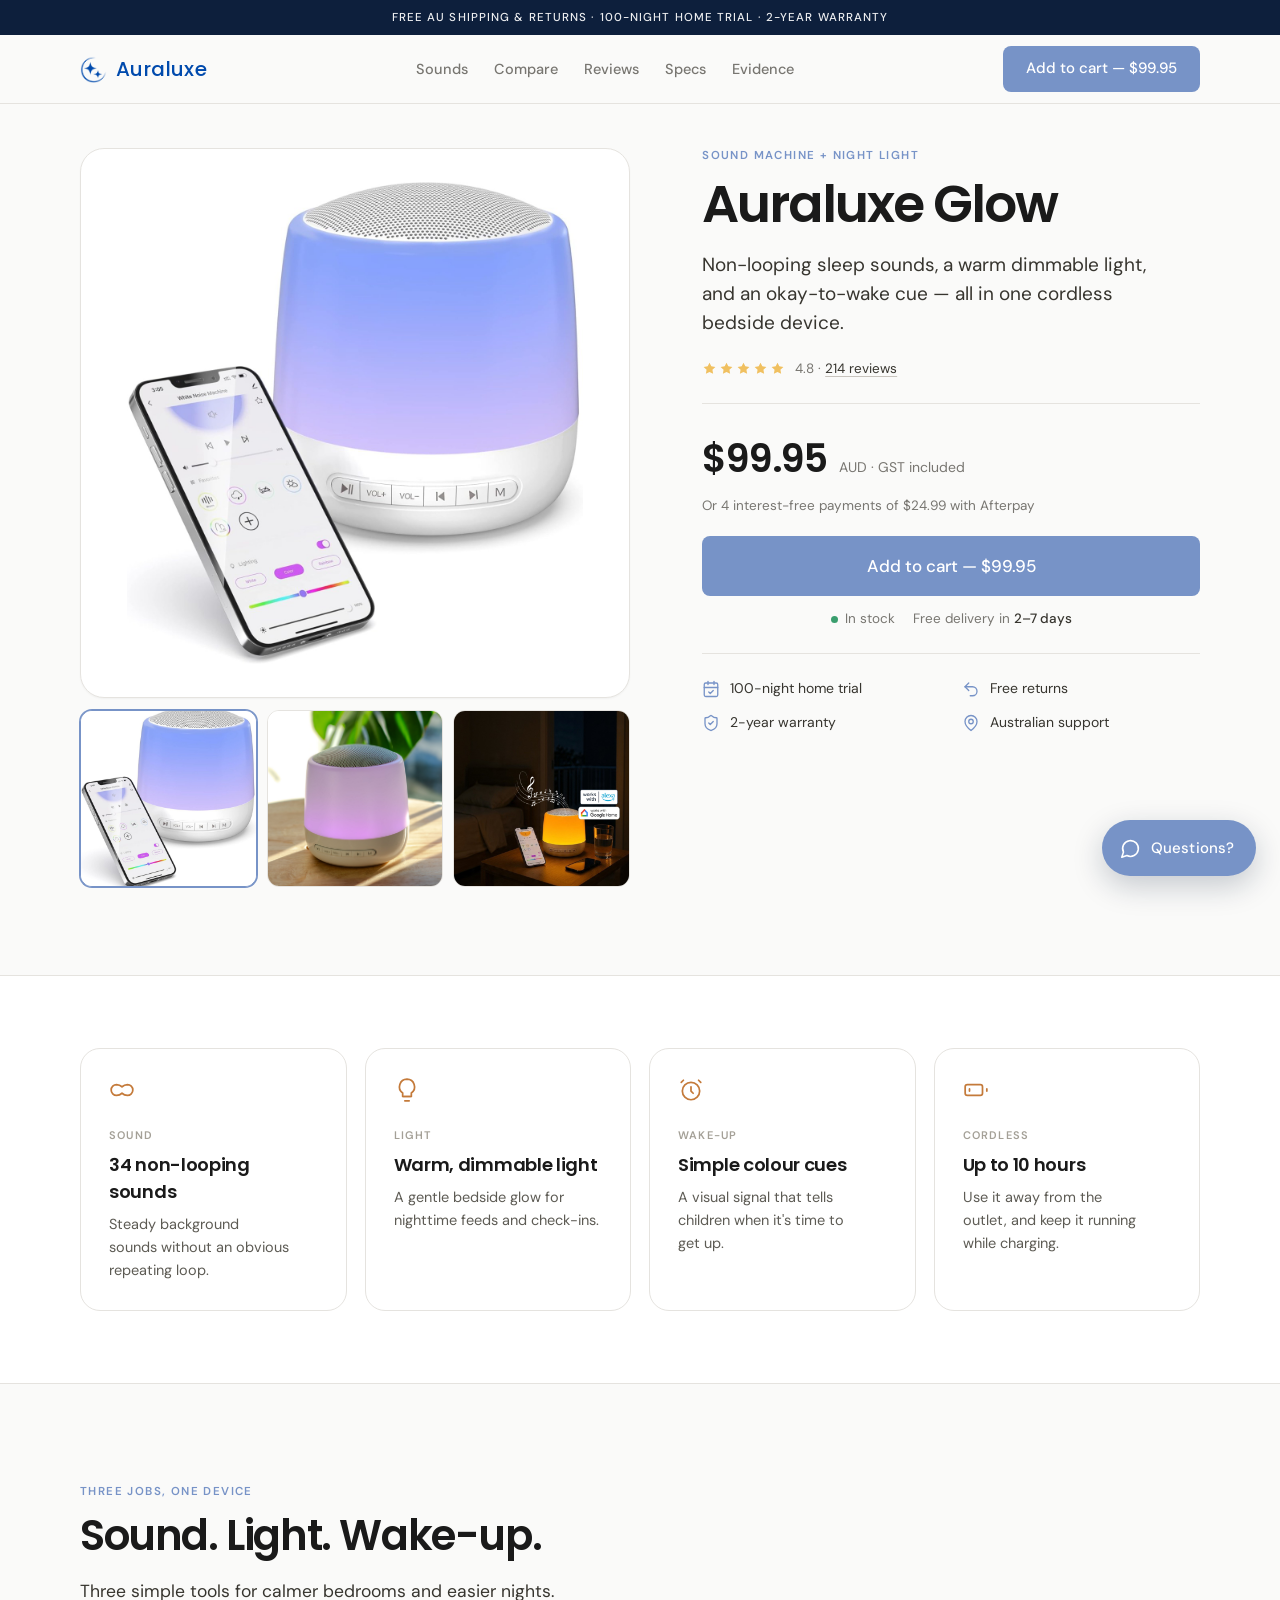
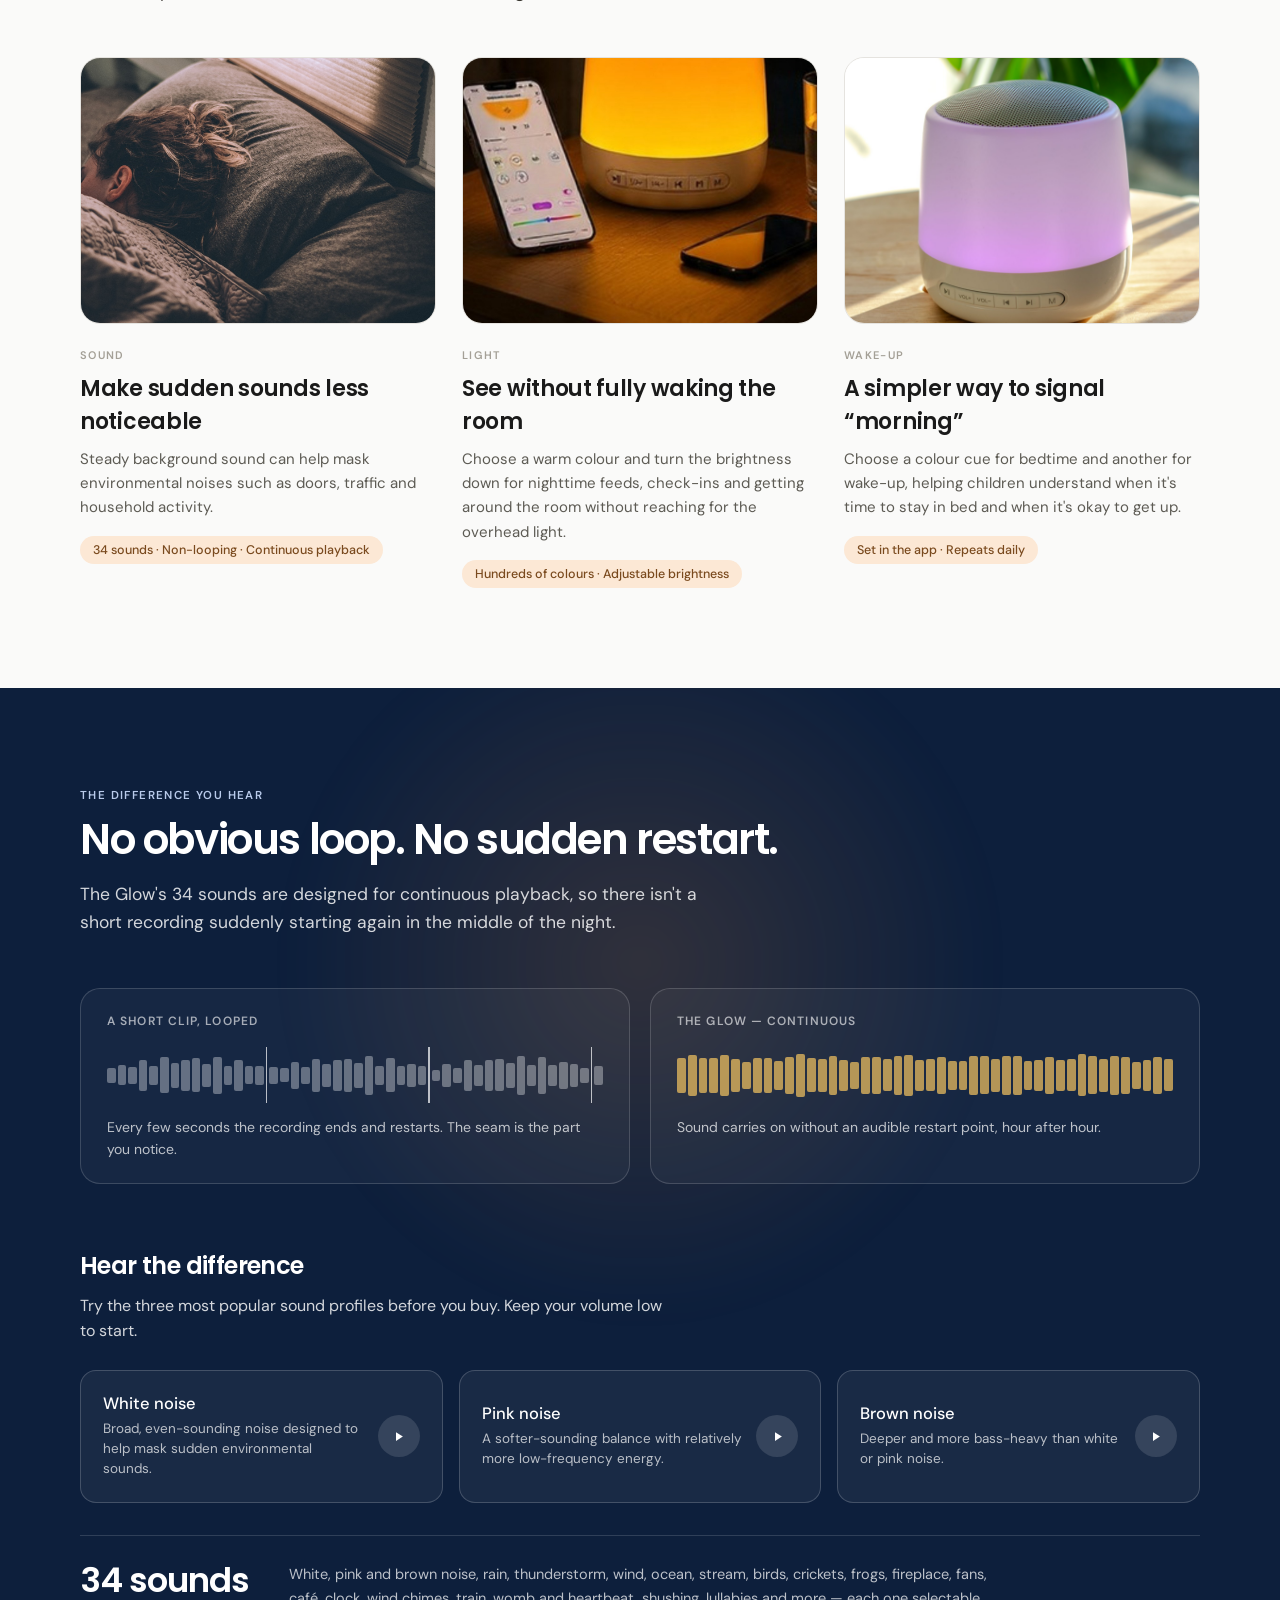
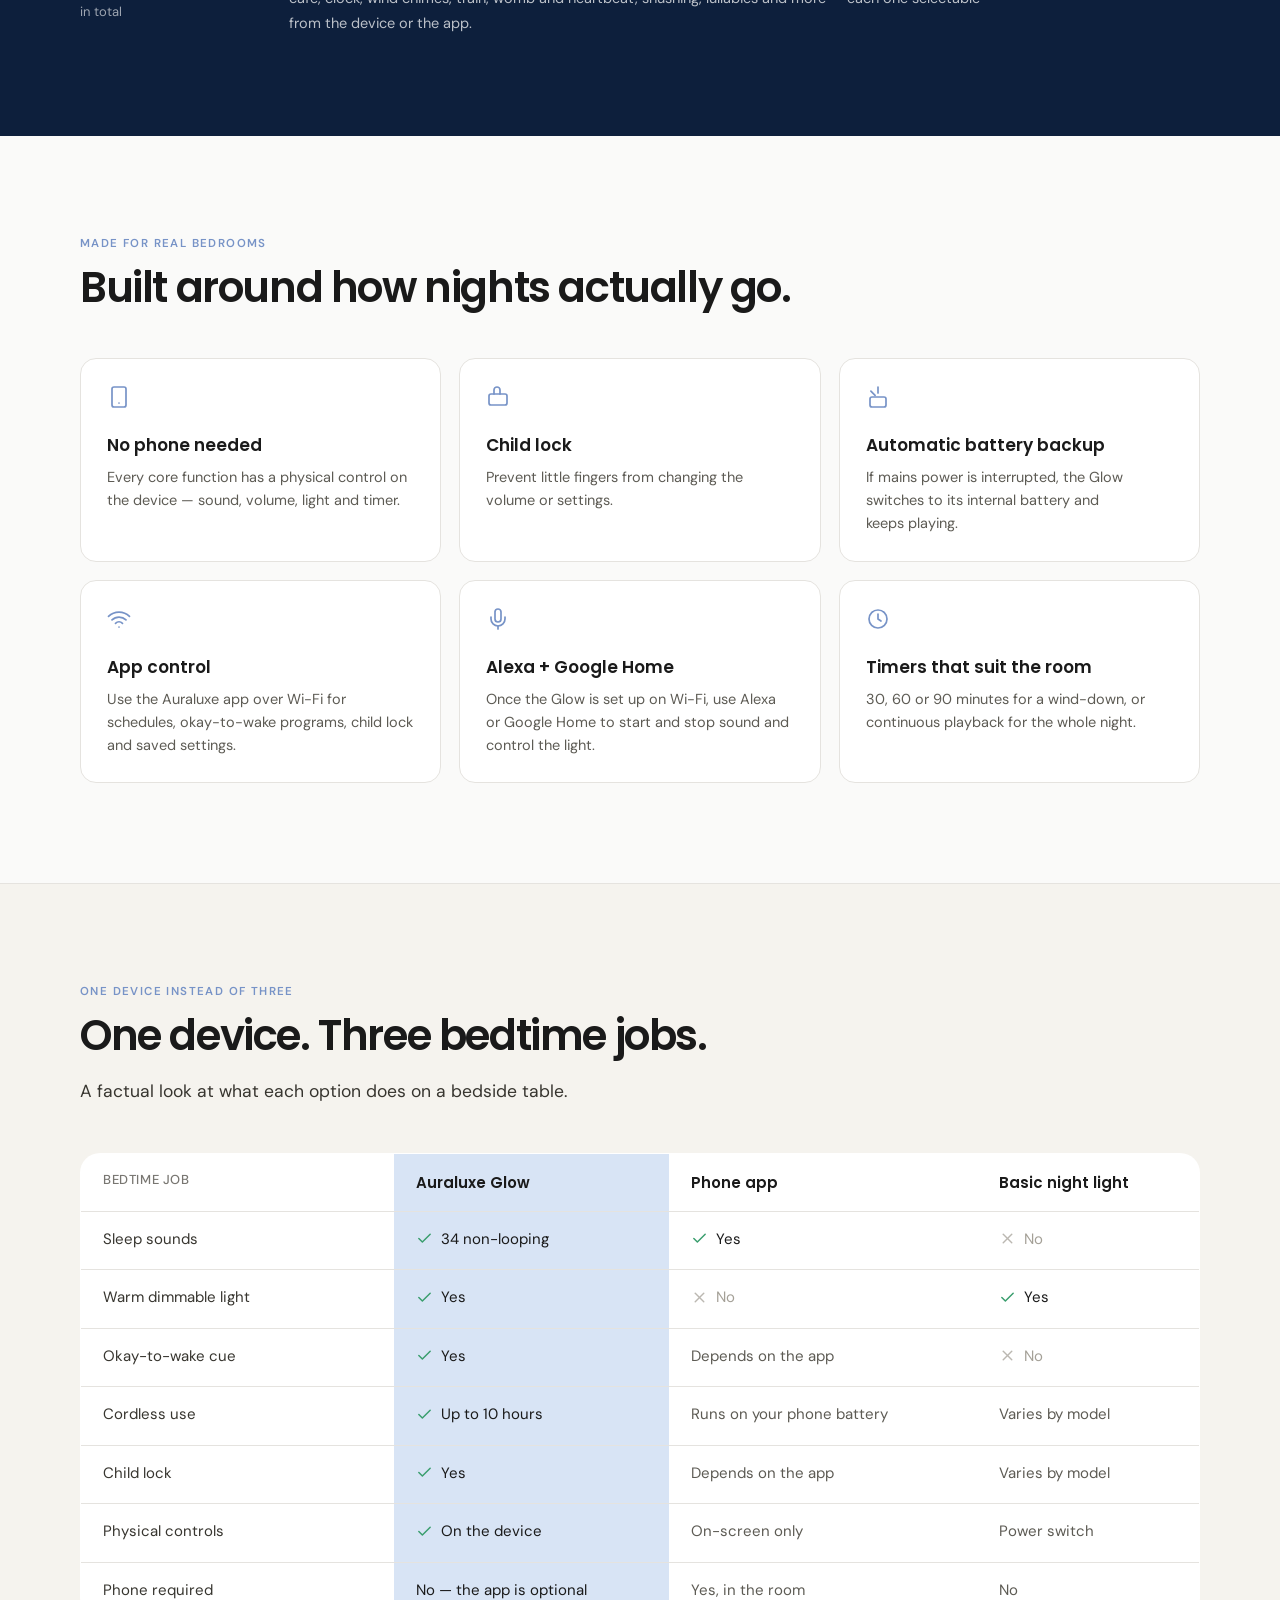
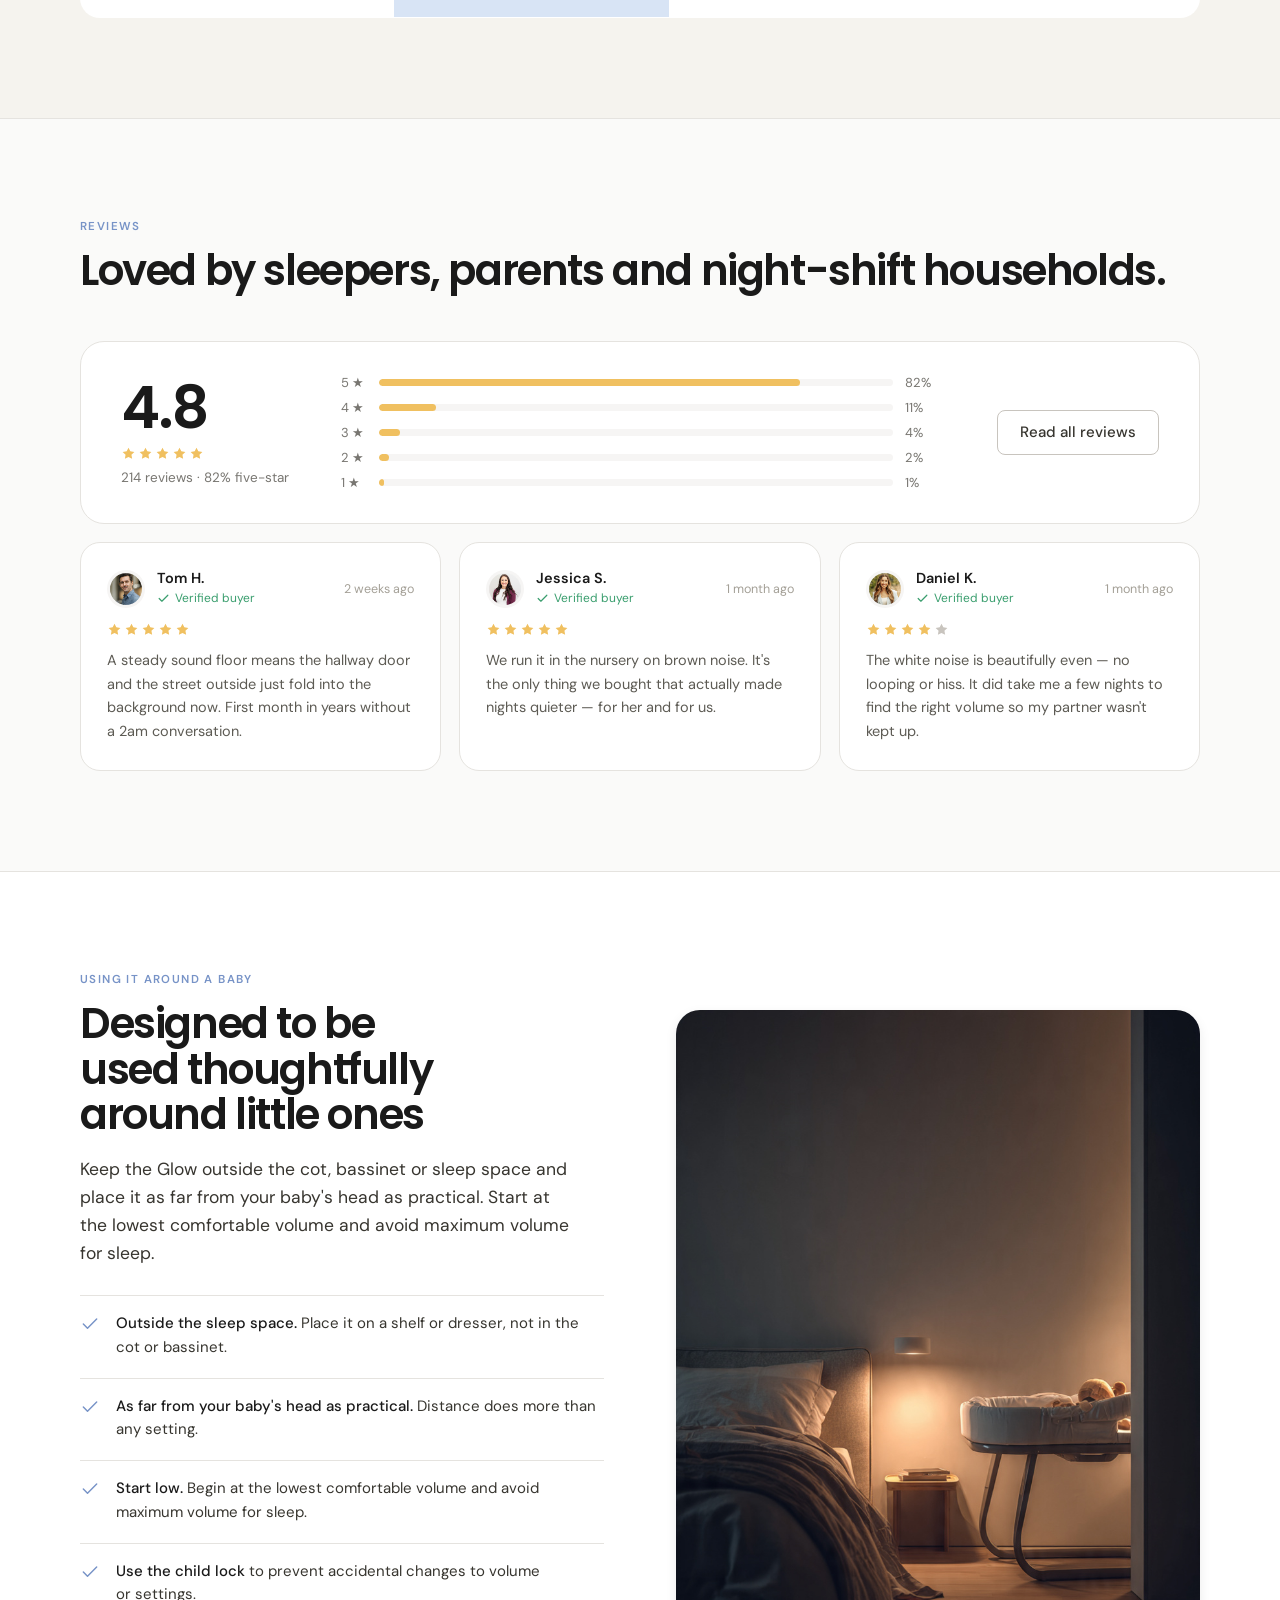
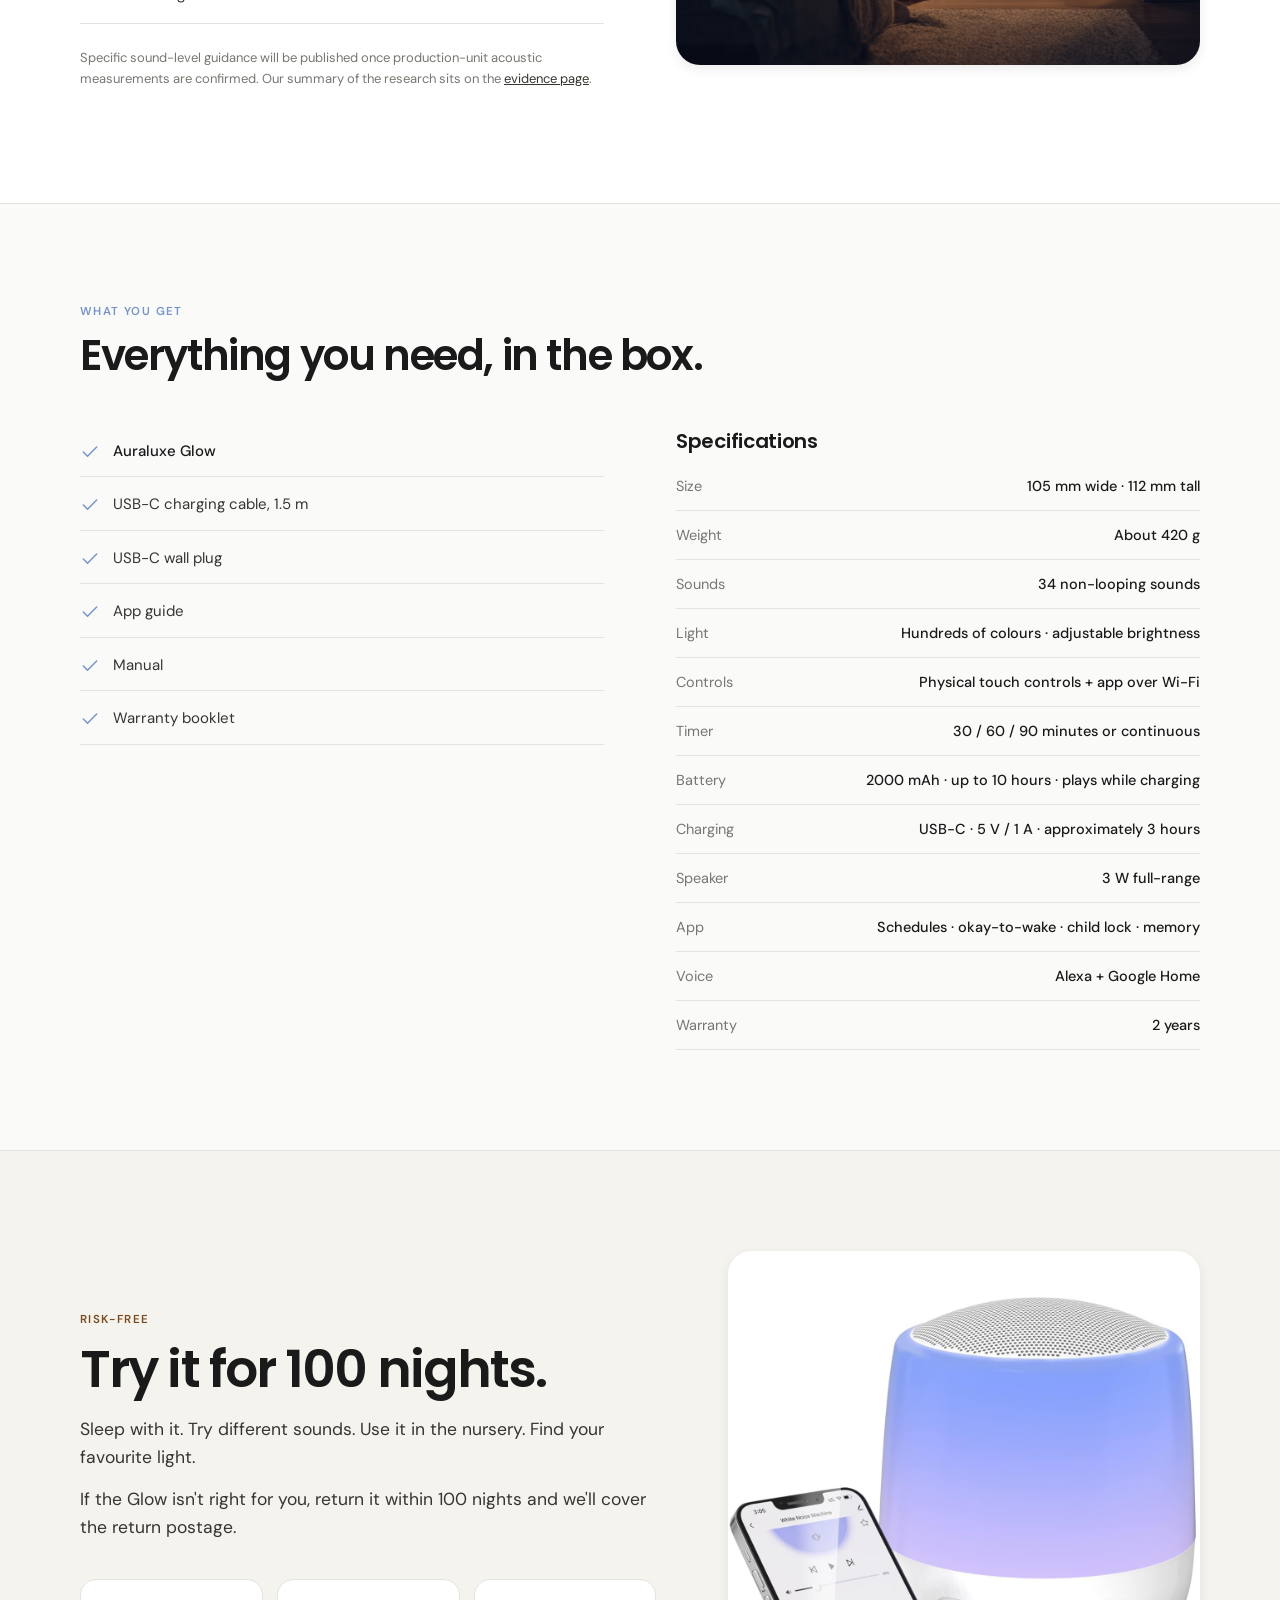
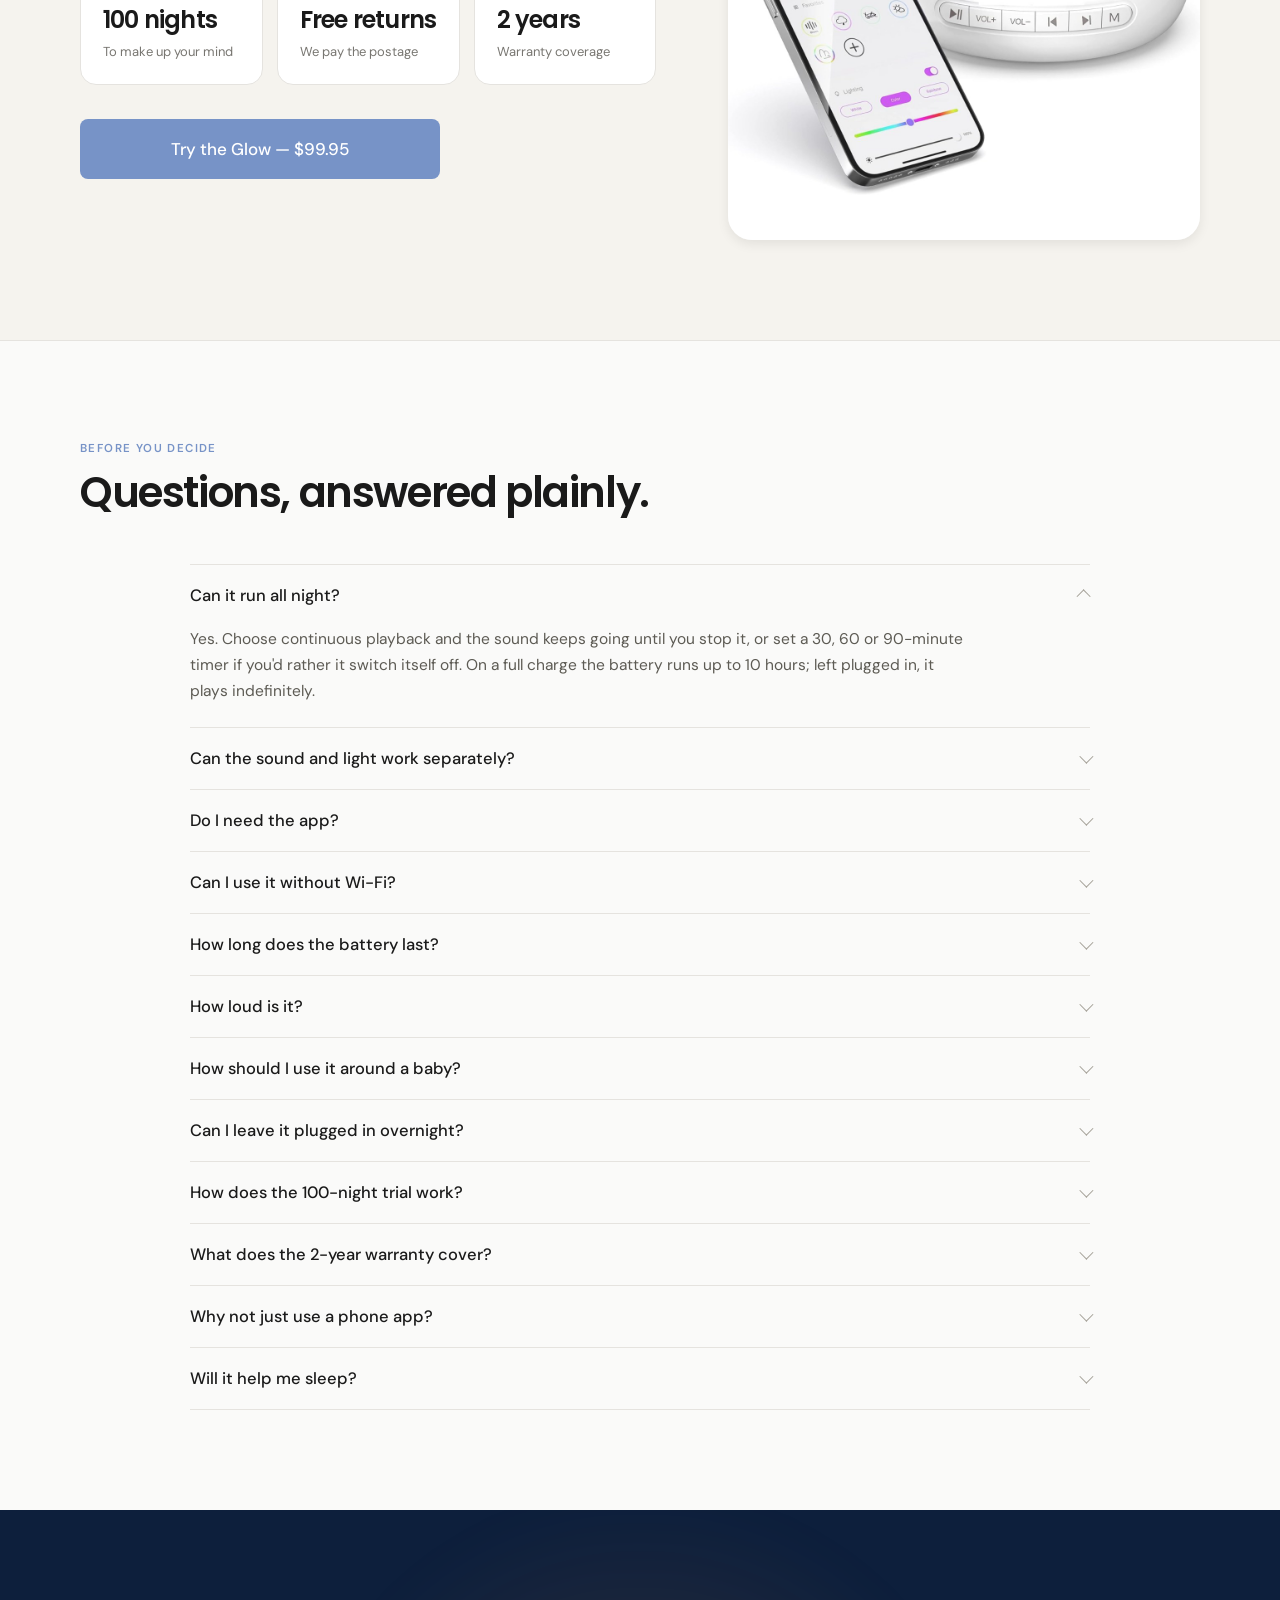
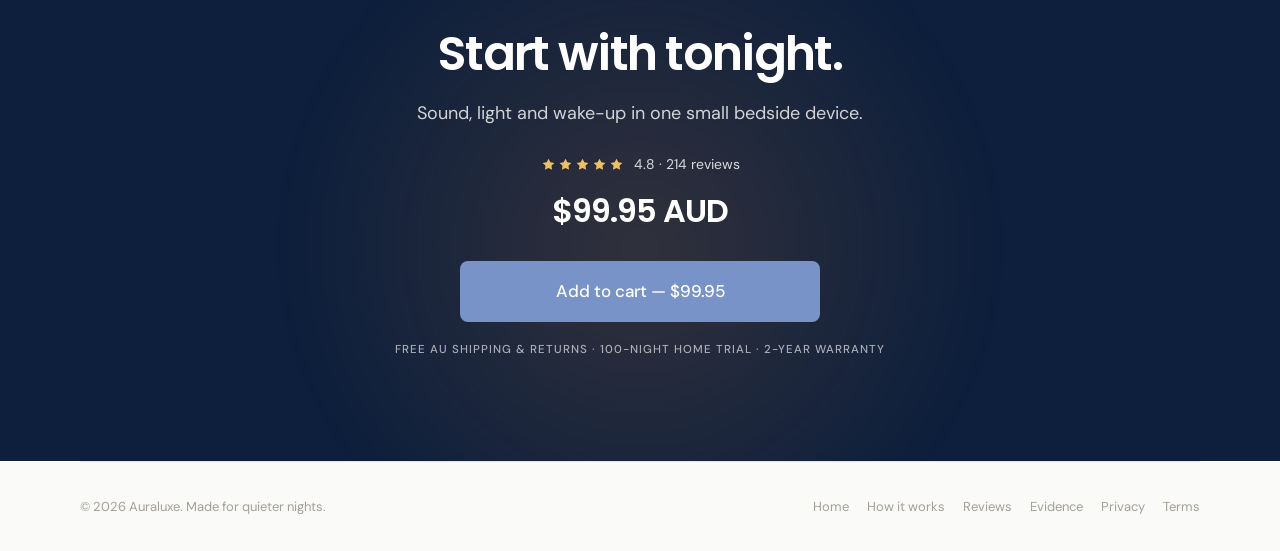
<file: glow.html>
<!DOCTYPE html>
<html lang="en">
<head>
<meta charset="utf-8">
<meta name="viewport" content="width=device-width, initial-scale=1">
<title>Auraluxe Glow — sound machine, night light and okay-to-wake in one</title>
<meta name="description" content="One small light. Quieter nights. Non-looping sleep sounds, a warm dimmable light and an okay-to-wake cue in one cordless bedside device. $99.95 AUD with free AU shipping, a 100-night home trial and a 2-year warranty.">
<link rel="stylesheet" href="assets/colors_and_type.css">
<style>
*{box-sizing:border-box}
html{scroll-behavior:smooth}
html,body{margin:0;padding:0;background:var(--surface-soft)}
body{font-family:var(--font-body);color:var(--ink);-webkit-font-smoothing:antialiased;text-rendering:optimizeLegibility}
:root{--gutter:40px;--sec:100px;--accent:#7793C7;--accent-deep:#4a659e;--amber:var(--brand-orange);--cream:var(--card-tint-cream);--ease:cubic-bezier(.4,0,.2,1)}
img{display:block;max-width:100%}
a{color:var(--charcoal)}
a:hover{color:var(--ink)}
:focus-visible{outline:2px solid var(--accent);outline-offset:3px;border-radius:4px}
::selection{background:var(--brand-purple-300)}
.wrap{max-width:1200px;margin:0 auto;padding-inline:var(--gutter)}
.eyebrow{font-size:11.5px;font-weight:600;letter-spacing:1.4px;text-transform:uppercase;color:var(--accent)}
.eyebrow.amber{color:var(--brand-orange-deep)}
h1{font-family:var(--font-head);font-weight:600;font-size:52px;letter-spacing:-2px;line-height:1.04;margin:14px 0 0;color:var(--ink);text-wrap:balance}
h2{font-family:var(--font-head);font-weight:600;font-size:42px;letter-spacing:-1.4px;line-height:1.08;margin:14px 0 0;color:var(--ink);text-wrap:balance}
h3{font-family:var(--font-head);font-weight:600;letter-spacing:-.3px;color:var(--ink);margin:0}
.sub{font-size:17.5px;line-height:1.6;color:var(--charcoal);max-width:54ch;margin:18px 0 0;text-wrap:pretty}
.sec{padding-block:var(--sec)}
.band{background:var(--cream);border-block:1px solid var(--hairline)}
.band-white{background:var(--canvas);border-block:1px solid var(--hairline)}
.btn{font-family:var(--font-body);font-size:15px;font-weight:500;line-height:1.3;border-radius:var(--r-md);padding:12px 22px;border:1px solid transparent;cursor:pointer;display:inline-flex;align-items:center;justify-content:center;gap:9px;white-space:nowrap;background:var(--accent);color:#fff;text-decoration:none;transition:background .2s var(--ease),transform .2s var(--ease),box-shadow .2s var(--ease)}
.btn:hover{background:var(--accent-deep);color:#fff;transform:translateY(-1px);box-shadow:var(--elev-2)}
.btn:active{transform:scale(.99)}
.btn-lg{font-size:17px;padding:18px 32px;width:100%}
.btn-ghost{background:transparent;color:var(--charcoal);border-color:var(--hairline-strong)}
.btn-ghost:hover{background:var(--surface);color:var(--ink);box-shadow:none}
.reveal{opacity:0;transform:translateY(14px);transition:opacity .7s var(--ease),transform .7s var(--ease)}
.reveal.in{opacity:1;transform:none}
@media (prefers-reduced-motion:reduce){.reveal{opacity:1;transform:none;transition:none}}
/* ---- announcement + nav ---- */
.banner{background:var(--brand-navy);color:rgba(255,255,255,.92);font-size:11.5px;font-weight:500;letter-spacing:1.1px;text-transform:uppercase;text-align:center;padding:10px 16px}
.nav{position:sticky;top:0;z-index:60;background:rgba(250,250,249,.9);backdrop-filter:blur(16px);-webkit-backdrop-filter:blur(16px);border-bottom:1px solid var(--hairline)}
.nav-inner{height:68px;display:flex;align-items:center;justify-content:space-between;gap:18px}
.brand{display:flex;align-items:center;gap:9px;text-decoration:none}
.brand img{height:27px;width:27px;object-fit:contain}
.brand span{font-family:var(--font-head);font-weight:500;font-size:20px;letter-spacing:.4px;color:var(--aura-logo-blue)}
.nav-links{display:flex;gap:26px;font-size:14.5px;font-weight:500}
.nav-links a{color:var(--steel);text-decoration:none}
.nav-links a:hover{color:var(--ink)}
/* ---- hero / buy box ---- */
.pdp{display:grid;grid-template-columns:1.05fr .95fr;gap:72px;padding-block:44px 88px;align-items:start}
.gallery{position:sticky;top:96px}
.stage{position:relative;overflow:hidden;border-radius:var(--r-xxxl);background:var(--canvas);border:1px solid var(--hairline);aspect-ratio:1/1;display:grid;place-items:center;box-shadow:var(--elev-1)}
.stage .halo{position:absolute;width:78%;aspect-ratio:1/1;border-radius:50%;background:radial-gradient(circle,rgba(196,122,58,.26) 0%,transparent 66%);filter:blur(16px);pointer-events:none;animation:halo 10s var(--ease) infinite}
@keyframes halo{0%,100%{opacity:.7;transform:scale(1)}50%{opacity:1;transform:scale(1.05)}}
.stage img{position:absolute;inset:0;width:100%;height:100%;object-fit:cover}
.stage img.contain{object-fit:contain;padding:6%}
.stage-tag{position:absolute;z-index:3;left:18px;bottom:18px;font-size:12px;font-weight:500;color:var(--charcoal);background:rgba(255,255,255,.84);backdrop-filter:blur(8px);border-radius:var(--r-full);padding:7px 14px}
.thumbs{display:grid;grid-template-columns:repeat(3,1fr);gap:10px;margin-top:12px}
.thumb{position:relative;padding:0;border:1px solid var(--hairline);background:var(--canvas);border-radius:var(--r-lg);overflow:hidden;aspect-ratio:1/1;cursor:pointer;transition:border-color .2s var(--ease),box-shadow .2s var(--ease)}
.thumb img{width:100%;height:100%;object-fit:cover}
.thumb:hover{border-color:var(--hairline-strong)}
.thumb[aria-pressed="true"]{border-color:var(--accent);box-shadow:0 0 0 1px var(--accent)}
.vp{font-size:19px;line-height:1.52;color:var(--charcoal);margin:20px 0 0;max-width:38ch;text-wrap:pretty}
.ratingline{display:flex;align-items:center;gap:10px;margin-top:22px;font-size:13.5px;color:var(--steel);flex-wrap:wrap}
.stars{display:flex;gap:2px}
.ratingline a{color:var(--charcoal);text-decoration:underline;text-decoration-color:var(--hairline-strong);text-underline-offset:3px}
.pricebox{margin-top:26px;padding-top:26px;border-top:1px solid var(--hairline)}
.pricerow{display:flex;align-items:baseline;gap:12px;flex-wrap:wrap}
.price{font-family:var(--font-head);font-weight:600;font-size:38px;letter-spacing:-1.2px;color:var(--ink);font-feature-settings:"tnum"}
.instal{font-size:13.5px;color:var(--steel);margin-top:10px}
.cta-wrap{margin-top:22px}
.micro{font-size:13.5px;color:var(--steel);margin-top:14px;display:flex;flex-wrap:wrap;gap:6px 18px;align-items:center;justify-content:center}
.micro b{font-weight:500;color:var(--charcoal)}
.dot-live{width:7px;height:7px;border-radius:50%;background:var(--brand-green);display:inline-block;margin-right:7px}
.assure{display:grid;grid-template-columns:1fr 1fr;gap:14px 22px;margin-top:26px;padding-top:24px;border-top:1px solid var(--hairline)}
.assure div{display:grid;grid-template-columns:18px 1fr;gap:10px;font-size:14px;line-height:1.45;color:var(--charcoal)}
.assure svg{color:var(--accent);margin-top:2px}
/* ---- benefit strip ---- */
.benefits{display:grid;grid-template-columns:repeat(4,1fr);gap:18px;margin-top:0}
.bcard{background:var(--canvas);border:1px solid var(--hairline);border-radius:var(--r-xxl);padding:28px}
.bcard svg{color:var(--amber);margin-bottom:20px}
.bcard .lab{font-size:11px;font-weight:600;letter-spacing:1.2px;text-transform:uppercase;color:var(--stone);margin-bottom:9px}
.bcard b{display:block;font-family:var(--font-head);font-weight:600;font-size:18px;letter-spacing:-.3px;color:var(--ink);margin-bottom:8px}
.bcard p{font-size:14.5px;line-height:1.6;color:var(--slate);margin:0;text-wrap:pretty}
/* ---- three jobs ---- */
.steps{display:grid;grid-template-columns:repeat(3,1fr);gap:26px;margin-top:52px}
.step-img{border-radius:var(--r-xxl);overflow:hidden;background:var(--surface);border:1px solid var(--hairline);aspect-ratio:4/3}
.step-img img{width:100%;height:100%;object-fit:cover}
.step-img.studio{background:var(--canvas)}
.step-img.studio img{object-fit:contain;padding:4%}
.step .n{font-size:11px;font-weight:600;letter-spacing:1.3px;text-transform:uppercase;color:var(--stone);margin-top:24px}
.step h3{font-size:22px;margin:10px 0 9px}
.step p{font-size:15px;line-height:1.62;color:var(--slate);margin:0;text-wrap:pretty}
.step .hl{display:inline-block;font-size:12.5px;font-weight:500;color:var(--brand-orange-deep);background:var(--card-tint-peach);border-radius:var(--r-full);padding:6px 13px;margin-top:16px}
/* ---- sound (navy) ---- */
.night{position:relative;overflow:hidden;background:var(--brand-navy);color:#fff}
.night .halo2{position:absolute;top:-10%;left:50%;width:760px;height:760px;transform:translateX(-50%);border-radius:50%;background:radial-gradient(circle,rgba(196,122,58,.2) 0%,transparent 66%);filter:blur(18px);pointer-events:none;animation:halo 14s var(--ease) infinite}
.night h2,.night h3{color:#fff}
.night .sub{color:rgba(255,255,255,.82)}
.night .eyebrow{color:#b8caea}
.waves{margin-top:52px;display:grid;grid-template-columns:1fr 1fr;gap:20px}
.wavecard{border:1px solid rgba(255,255,255,.16);border-radius:var(--r-xxl);padding:24px 26px 22px;background:rgba(255,255,255,.04)}
.wavecard .wt{font-size:12px;font-weight:600;letter-spacing:1.1px;text-transform:uppercase;color:rgba(255,255,255,.62)}
.wavecard .wv{display:flex;align-items:center;gap:2px;height:56px;margin:18px 0 14px}
.wavecard .wv i{flex:1;border-radius:2px;background:rgba(255,255,255,.34)}
.wavecard.own .wv i{background:rgba(240,192,96,.72)}
.wavecard .seam{width:1.5px;flex:none;background:#fff;height:100%;opacity:.7}
.wavecard p{font-size:14px;line-height:1.55;color:rgba(255,255,255,.72);margin:0}
.audio{margin-top:26px;display:grid;grid-template-columns:repeat(3,1fr);gap:16px}
.sound{text-align:left;background:rgba(255,255,255,.05);border:1px solid rgba(255,255,255,.18);border-radius:var(--r-xl);padding:22px;cursor:pointer;font-family:var(--font-body);display:grid;grid-template-columns:1fr auto;gap:14px;align-items:center;transition:background .2s var(--ease),border-color .2s var(--ease)}
.sound:hover{background:rgba(255,255,255,.1);border-color:rgba(255,255,255,.34)}
.sound[aria-pressed="true"]{border-color:var(--brand-yellow);background:rgba(240,192,96,.12)}
.sound strong{display:block;font-size:16.5px;font-weight:500;color:#fff}
.sound em{display:block;font-style:normal;font-size:13.5px;line-height:1.5;color:rgba(255,255,255,.7);margin-top:5px}
.play{width:42px;height:42px;border-radius:50%;background:rgba(255,255,255,.12);display:grid;place-items:center;color:#fff;flex:none}
.sound[aria-pressed="true"] .play{background:var(--brand-yellow);color:var(--brand-navy)}
.eq{display:flex;align-items:flex-end;gap:2px;height:13px}
.eq i{width:2.5px;background:currentColor;border-radius:2px;height:35%;animation:eq 1s ease-in-out infinite}
.eq i:nth-child(2){animation-delay:.18s}.eq i:nth-child(3){animation-delay:.36s}.eq i:nth-child(4){animation-delay:.54s}
@keyframes eq{0%,100%{height:30%}50%{height:100%}}
.libr{margin-top:32px;padding-top:26px;border-top:1px solid rgba(255,255,255,.14);display:grid;grid-template-columns:auto 1fr;gap:40px;align-items:start}
.libr .big{font-family:var(--font-head);font-weight:600;font-size:34px;letter-spacing:-1px;color:#fff;line-height:1.1;white-space:nowrap}
.libr .big span{display:block;font-family:var(--font-body);font-size:13px;font-weight:400;letter-spacing:.2px;color:rgba(255,255,255,.6);margin-top:6px}
.libr p{font-size:14.5px;line-height:1.7;color:rgba(255,255,255,.72);margin:0;max-width:72ch}
.note{font-size:13px;line-height:1.6;color:var(--steel);margin-top:24px;max-width:70ch}
/* ---- feature grid ---- */
.cases{display:grid;grid-template-columns:repeat(3,1fr);gap:18px;margin-top:48px}
.case{background:var(--canvas);border:1px solid var(--hairline);border-radius:var(--r-xl);padding:26px}
.case svg{color:var(--accent);margin-bottom:18px}
.case b{display:block;font-family:var(--font-head);font-weight:600;font-size:17px;color:var(--ink);margin-bottom:8px}
.case p{font-size:14.5px;line-height:1.58;color:var(--slate);margin:0;text-wrap:pretty}
/* ---- compare ---- */
.table{width:100%;border-collapse:collapse;margin-top:48px;font-size:15px;background:var(--canvas);border:1px solid var(--hairline);border-radius:var(--r-xxl);overflow:hidden}
.table th,.table td{text-align:left;padding:17px 22px;border-bottom:1px solid var(--hairline);vertical-align:top}
.table tbody tr:last-child th,.table tbody tr:last-child td{border-bottom:0}
.table thead th{font-family:var(--font-head);font-weight:600;font-size:15px;color:var(--ink);white-space:nowrap}
.table thead th:first-child{color:var(--steel);font-family:var(--font-body);font-weight:500;font-size:13px;letter-spacing:.6px;text-transform:uppercase}
.table tbody th{font-weight:400;color:var(--charcoal);width:28%}
.table td{color:var(--slate)}
.table .own{background:var(--card-tint-lavender);color:var(--ink)}
.yes,.no{display:inline-flex;align-items:center;gap:8px;color:var(--ink)}
.yes svg{color:var(--brand-green);flex:none}
.no{color:var(--stone)}
.no svg{color:var(--muted);flex:none}
/* ---- reviews ---- */
.rev-top{display:grid;grid-template-columns:auto 1fr auto;gap:52px;align-items:center;background:var(--canvas);border:1px solid var(--hairline);border-radius:var(--r-xxxl);padding:32px 40px;margin-top:48px}
.score{font-family:var(--font-head);font-weight:600;font-size:58px;letter-spacing:-2px;line-height:1;color:var(--ink)}
.rev-meta{font-size:13.5px;color:var(--steel);margin-top:8px}
.bars{display:flex;flex-direction:column;gap:8px}
.bar-row{display:grid;grid-template-columns:26px 1fr 40px;align-items:center;gap:12px;font-size:13px;color:var(--steel)}
.bar{height:7px;border-radius:var(--r-full);background:var(--surface);overflow:hidden}
.bar i{display:block;height:100%;border-radius:var(--r-full);background:var(--brand-yellow)}
.rev-grid{display:grid;grid-template-columns:repeat(3,1fr);gap:18px;margin-top:18px}
.rev{background:var(--canvas);border:1px solid var(--hairline);border-radius:var(--r-xxl);padding:26px;display:flex;flex-direction:column;gap:12px}
.rev-head{display:flex;align-items:center;gap:12px}
.rev-head img{width:38px;height:38px;border-radius:50%;object-fit:cover;background:var(--surface)}
.who{font-size:14.5px;font-weight:600;color:var(--ink)}
.verified{display:inline-flex;align-items:center;gap:5px;font-size:12px;color:var(--brand-green);margin-top:3px}
.rev time{font-size:12.5px;color:var(--stone);margin-left:auto;white-space:nowrap}
.rev p{font-size:14.5px;line-height:1.65;color:var(--slate);margin:0;text-wrap:pretty}
/* ---- box + specs ---- */
.two{display:grid;grid-template-columns:1fr 1fr;gap:72px;align-items:start;margin-top:48px}
.spec{display:grid;grid-template-columns:1fr auto;gap:20px;padding:15px 0;border-bottom:1px solid var(--hairline);font-size:14.5px;margin:0}
.spec dt{color:var(--steel)}
.spec dd{margin:0;color:var(--ink);font-weight:500;text-align:right}
.mini{list-style:none;margin:22px 0 0;padding:0;display:flex;flex-direction:column;gap:2px}
.mini li{display:grid;grid-template-columns:20px 1fr;gap:13px;padding:14px 0;border-bottom:1px solid var(--hairline);font-size:15px;line-height:1.5;color:var(--charcoal)}
.mini svg{color:var(--accent);margin-top:2px}
.mini b{color:var(--ink);font-weight:500}
/* ---- safety ---- */
.safety{display:grid;grid-template-columns:1fr 1fr;gap:72px;align-items:center}
.photo{border-radius:var(--r-xxxl);overflow:hidden;box-shadow:var(--elev-2);background:var(--surface)}
.photo img{width:100%;aspect-ratio:4/5;object-fit:cover}
.rules{list-style:none;margin:28px 0 0;padding:0;display:flex;flex-direction:column;gap:2px}
.rules li{display:grid;grid-template-columns:22px 1fr;gap:14px;padding:16px 0;border-top:1px solid var(--hairline);font-size:15px;line-height:1.58;color:var(--charcoal);text-wrap:pretty}
.rules li:last-child{border-bottom:1px solid var(--hairline)}
.rules b{color:var(--ink);font-weight:500}
.rules svg{color:var(--accent);margin-top:2px}
/* ---- trial ---- */
.trial{display:grid;grid-template-columns:1.1fr .9fr;gap:72px;align-items:center}
.trial h2{font-size:52px;letter-spacing:-1.9px}
.tstats{display:grid;grid-template-columns:repeat(3,1fr);gap:14px;margin-top:38px}
.tstat{background:var(--canvas);border:1px solid var(--hairline);border-radius:var(--r-xl);padding:22px}
.tstat b{display:block;font-family:var(--font-head);font-weight:600;font-size:24px;letter-spacing:-.8px;color:var(--ink)}
.tstat span{display:block;font-size:13px;line-height:1.45;color:var(--steel);margin-top:6px}
.trial-cta{max-width:360px;margin-top:34px}
/* ---- faq ---- */
.faq{max-width:900px;margin:48px auto 0}
.faq details{border-bottom:1px solid var(--hairline)}
.faq details:first-of-type{border-top:1px solid var(--hairline)}
.faq summary{list-style:none;cursor:pointer;padding:20px 0;font-size:16.5px;font-weight:500;color:var(--ink);display:flex;align-items:center;justify-content:space-between;gap:16px}
.faq summary::-webkit-details-marker{display:none}
.faq summary::after{content:"";width:9px;height:9px;border-right:1.6px solid var(--stone);border-bottom:1.6px solid var(--stone);transform:rotate(45deg) translateY(-2px);transition:transform .25s var(--ease);flex:none}
.faq details[open] summary::after{transform:rotate(225deg) translateY(-2px)}
.faq p{font-size:15.5px;line-height:1.7;color:var(--slate);margin:0 0 22px;max-width:72ch;text-wrap:pretty}
/* ---- final ---- */
.final{text-align:center;padding-block:calc(var(--sec) + 4px)}
.final h2{color:#fff;font-size:48px;letter-spacing:-1.7px}
.final p{font-size:18px;line-height:1.55;color:rgba(255,255,255,.8);max-width:460px;margin:20px auto 0}
.final .frate{display:flex;align-items:center;justify-content:center;gap:10px;margin-top:28px;font-size:14px;color:rgba(255,255,255,.82)}
.final .fprice{font-family:var(--font-head);font-weight:600;font-size:32px;letter-spacing:-1px;color:#fff;margin-top:14px}
.final .cta{max-width:360px;margin:26px auto 0}
.final .fmicro{font-size:11.5px;font-weight:500;letter-spacing:1px;text-transform:uppercase;color:rgba(255,255,255,.62);margin-top:20px}
.foot{padding-block:36px;display:flex;align-items:center;justify-content:space-between;gap:18px;flex-wrap:wrap;font-size:13px;color:var(--stone);border-top:1px solid var(--hairline)}
.foot-links{display:flex;gap:18px;flex-wrap:wrap}
.foot a{text-decoration:none;color:var(--stone)}
.foot a:hover{color:var(--ink)}
/* ---- sticky buy bar ---- */
.sticky{position:fixed;left:0;right:0;bottom:0;z-index:70;display:none;align-items:center;gap:14px;padding:12px 16px calc(12px + env(safe-area-inset-bottom));background:rgba(250,250,249,.96);backdrop-filter:blur(16px);-webkit-backdrop-filter:blur(16px);border-top:1px solid var(--hairline);transform:translateY(110%);transition:transform .3s var(--ease)}
.sticky.show{transform:none}
.sticky .s-price{font-family:var(--font-head);font-weight:600;font-size:18px;letter-spacing:-.5px;color:var(--ink);font-feature-settings:"tnum"}
.sticky .s-sub{font-size:11.5px;color:var(--steel);margin-top:2px}
.sticky .btn{flex:1;min-height:48px}
.toast{position:fixed;left:50%;bottom:32px;transform:translateX(-50%) translateY(20px);opacity:0;background:var(--ink);color:#fff;font-size:14px;font-weight:500;padding:14px 22px;border-radius:var(--r-full);box-shadow:var(--elev-4);transition:opacity .3s var(--ease),transform .3s var(--ease);z-index:90;pointer-events:none}
.toast.show{opacity:1;transform:translateX(-50%)}
@media (prefers-reduced-motion:reduce){.halo,.halo2,.eq i{animation:none}}
/* ---- responsive ---- */
@media (max-width:1040px){
  :root{--sec:78px}
  .pdp{grid-template-columns:1fr;gap:44px;padding-block:32px 64px}
  .gallery{position:static}
  h1{font-size:40px;letter-spacing:-1.4px}
  h2,.trial h2{font-size:32px;letter-spacing:-1px}
  .benefits,.cases,.waves,.audio{grid-template-columns:repeat(2,1fr)}
  .steps,.rev-grid{grid-template-columns:1fr}
  .two,.safety,.trial{grid-template-columns:1fr;gap:40px}
  .rev-top{grid-template-columns:1fr;gap:24px;padding:28px}
  .photo img{aspect-ratio:16/10}
  .final h2{font-size:34px;letter-spacing:-1.1px}
  .libr{grid-template-columns:1fr;gap:18px}
  .steps{gap:40px}
}
@media (max-width:720px){
  :root{--gutter:18px;--sec:62px}
  .nav-links,.nav .btn{display:none}
  h1{font-size:33px;letter-spacing:-1.1px}
  h2,.trial h2{font-size:27px;letter-spacing:-.8px}
  .vp{font-size:17px}
  .benefits,.cases,.audio,.waves,.tstats{grid-template-columns:1fr}
  .thumbs{grid-template-columns:repeat(5,1fr);gap:8px}
  .assure{grid-template-columns:1fr}
  .sticky{display:flex}
  body{padding-bottom:78px}
  .toast{bottom:96px}
  .table{font-size:13.5px}
  .table th,.table td{padding:13px 12px}
  .table tbody th{width:34%}
  .btn-lg{min-height:54px}
  .libr .big{white-space:normal}
}
</style>
<!-- Meta Pixel Code -->
<script>
!function(f,b,e,v,n,t,s)
{if(f.fbq)return;n=f.fbq=function(){n.callMethod?
n.callMethod.apply(n,arguments):n.queue.push(arguments)};
if(!f._fbq)f._fbq=n;n.push=n;n.loaded=!0;n.version='2.0';
n.queue=[];t=b.createElement(e);t.async=!0;
t.src=v;s=b.getElementsByTagName(e)[0];
s.parentNode.insertBefore(t,s)}(window, document,'script',
'https://connect.facebook.net/en_US/fbevents.js');
fbq('init', '1595185192248418');
fbq('track', 'PageView');
</script>
<noscript><img height="1" width="1" style="display:none"
src="https://www.facebook.com/tr?id=1595185192248418&ev=PageView&noscript=1"
/></noscript>
<!-- End Meta Pixel Code -->
</head>
<body>
<div class="banner">Free AU shipping &amp; returns · 100-night home trial · 2-year warranty</div>
<nav class="nav">
  <div class="wrap nav-inner">
    <a class="brand" href="index.html"><img src="assets/mark.png" alt="Auraluxe"><span>Auraluxe</span></a>
    <div class="nav-links">
      <a href="#sound">Sounds</a>
      <a href="#compare">Compare</a>
      <a href="#reviews">Reviews</a>
      <a href="#specs">Specs</a>
      <a href="sleep-science.html">Evidence</a>
    </div>
    <button class="btn" data-cta>Add to cart — $99.95</button>
  </div>
</nav>

<!-- ============ HERO ============ -->
<main class="wrap pdp">
  <div class="gallery">
    <div class="stage" id="stage">
      <img id="stageImg" class="contain" src="assets/product-app.jpg" alt="The Auraluxe Glow beside a phone running the Auraluxe app">
    </div>
    <div class="thumbs" id="thumbs" role="group" aria-label="Product images"></div>
  </div>

  <div>
    <div class="eyebrow">Sound machine + night light</div>
    <h1>Auraluxe Glow</h1>
    <p class="vp">Non-looping sleep sounds, a warm dimmable light, and an okay-to-wake cue — all in one cordless bedside device.</p>

    <div class="ratingline">
      <span class="stars" id="hStars" aria-label="Rated 4.8 out of 5"></span>
      <span>4.8 · <a href="#reviews">214 reviews</a></span>
    </div>

    <div class="pricebox">
      <div class="pricerow"><span class="price">$99.95</span><span style="font-size:14px;color:var(--steel)">AUD · GST included</span></div>
      <div class="instal">Or 4 interest-free payments of $24.99 with Afterpay</div>
      <div class="cta-wrap"><button class="btn btn-lg" data-cta>Add to cart — $99.95</button></div>
      <div class="micro"><span><span class="dot-live"></span>In stock</span><span>Free delivery in <b>2–7 days</b></span></div>

      <div class="assure">
        <div><svg width="18" height="18" viewBox="0 0 24 24" fill="none" stroke="currentColor" stroke-width="1.75" stroke-linecap="round" stroke-linejoin="round"><path d="M8 2v4"/><path d="M16 2v4"/><rect width="18" height="18" x="3" y="4" rx="2"/><path d="M3 10h18"/><path d="m9 16 2 2 4-4"/></svg><span>100-night home trial</span></div>
        <div><svg width="18" height="18" viewBox="0 0 24 24" fill="none" stroke="currentColor" stroke-width="1.75" stroke-linecap="round" stroke-linejoin="round"><path d="M9 14 4 9l5-5"/><path d="M4 9h10a6 6 0 0 1 0 12h-3"/></svg><span>Free returns</span></div>
        <div><svg width="18" height="18" viewBox="0 0 24 24" fill="none" stroke="currentColor" stroke-width="1.75" stroke-linecap="round" stroke-linejoin="round"><path d="M20 13c0 5-3.5 7.5-7.66 8.95a1 1 0 0 1-.67-.01C7.5 20.5 4 18 4 13V6a1 1 0 0 1 1-1c2 0 4.5-1.2 6.24-2.72a1.17 1.17 0 0 1 1.52 0C14.51 3.81 17 5 19 5a1 1 0 0 1 1 1z"/><path d="m9 12 2 2 4-4"/></svg><span>2-year warranty</span></div>
        <div><svg width="18" height="18" viewBox="0 0 24 24" fill="none" stroke="currentColor" stroke-width="1.75" stroke-linecap="round" stroke-linejoin="round"><path d="M20 10c0 6-8 12-8 12s-8-6-8-12a8 8 0 0 1 16 0"/><circle cx="12" cy="10" r="3"/></svg><span>Australian support</span></div>
      </div>
    </div>
  </div>
</main>

<!-- ============ BENEFIT STRIP ============ -->
<section class="band-white">
  <div class="wrap sec reveal" style="padding-block:72px">
    <div class="benefits">
      <article class="bcard">
        <svg width="26" height="26" viewBox="0 0 24 24" fill="none" stroke="currentColor" stroke-width="1.6" stroke-linecap="round" stroke-linejoin="round"><path d="M2 12a5 5 0 0 1 5-5 8 8 0 0 1 5 2 8 8 0 0 1 5-2 5 5 0 0 1 0 10 8 8 0 0 1-5-2 8 8 0 0 1-5 2 5 5 0 0 1-5-5"/></svg>
        <div class="lab">Sound</div>
        <b>34 non-looping sounds</b>
        <p>Steady background sounds without an obvious repeating loop.</p>
      </article>
      <article class="bcard">
        <svg width="26" height="26" viewBox="0 0 24 24" fill="none" stroke="currentColor" stroke-width="1.6" stroke-linecap="round" stroke-linejoin="round"><path d="M9 18h6"/><path d="M10 22h4"/><path d="M12 2a7 7 0 0 0-4 12.7V18h8v-3.3A7 7 0 0 0 12 2"/></svg>
        <div class="lab">Light</div>
        <b>Warm, dimmable light</b>
        <p>A gentle bedside glow for nighttime feeds and check-ins.</p>
      </article>
      <article class="bcard">
        <svg width="26" height="26" viewBox="0 0 24 24" fill="none" stroke="currentColor" stroke-width="1.6" stroke-linecap="round" stroke-linejoin="round"><circle cx="12" cy="13" r="8"/><path d="M12 9v4l2 2"/><path d="M5 3 3 5"/><path d="m19 3 2 2"/></svg>
        <div class="lab">Wake-up</div>
        <b>Simple colour cues</b>
        <p>A visual signal that tells children when it's time to get up.</p>
      </article>
      <article class="bcard">
        <svg width="26" height="26" viewBox="0 0 24 24" fill="none" stroke="currentColor" stroke-width="1.6" stroke-linecap="round" stroke-linejoin="round"><rect width="16" height="10" x="2" y="7" rx="2"/><path d="M22 11v2"/><path d="M6 11v2"/></svg>
        <div class="lab">Cordless</div>
        <b>Up to 10 hours</b>
        <p>Use it away from the outlet, and keep it running while charging.</p>
      </article>
    </div>
  </div>
</section>

<!-- ============ THREE JOBS ============ -->
<section class="wrap sec reveal">
  <div class="eyebrow">Three jobs, one device</div>
  <h2>Sound. Light. Wake-up.</h2>
  <p class="sub">Three simple tools for calmer bedrooms and easier nights.</p>
  <div class="steps">
    <article class="step">
      <div class="step-img"><img src="assets/bento-sleeping.jpg" alt="A person asleep in a dim, quiet room"></div>
      <div class="n">Sound</div>
      <h3>Make sudden sounds less noticeable</h3>
      <p>Steady background sound can help mask environmental noises such as doors, traffic and household activity.</p>
      <span class="hl">34 sounds · Non-looping · Continuous playback</span>
    </article>
    <article class="step">
      <div class="step-img"><img src="assets/night-table.jpg" alt="The Glow lit warm amber on a bedside table at night, beside a phone and a glass of water"></div>
      <div class="n">Light</div>
      <h3>See without fully waking the room</h3>
      <p>Choose a warm colour and turn the brightness down for nighttime feeds, check-ins and getting around the room without reaching for the overhead light.</p>
      <span class="hl">Hundreds of colours · Adjustable brightness</span>
    </article>
    <article class="step">
      <div class="step-img"><img src="assets/product-hero.jpg" alt="The Glow lit soft lavender in morning light"></div>
      <div class="n">Wake-up</div>
      <h3>A simpler way to signal “morning”</h3>
      <p>Choose a colour cue for bedtime and another for wake-up, helping children understand when it's time to stay in bed and when it's okay to get up.</p>
      <span class="hl">Set in the app · Repeats daily</span>
    </article>
  </div>
</section>

<!-- ============ NON-LOOPING SOUND ============ -->
<section class="night" id="sound">
  <div class="halo2"></div>
  <div class="wrap sec reveal" style="position:relative">
    <div class="eyebrow">The difference you hear</div>
    <h2>No obvious loop. No sudden restart.</h2>
    <p class="sub">The Glow's 34 sounds are designed for continuous playback, so there isn't a short recording suddenly starting again in the middle of the night.</p>

    <div class="waves">
      <div class="wavecard">
        <div class="wt">A short clip, looped</div>
        <div class="wv" id="wvLoop"></div>
        <p>Every few seconds the recording ends and restarts. The seam is the part you notice.</p>
      </div>
      <div class="wavecard own">
        <div class="wt">The Glow — continuous</div>
        <div class="wv" id="wvCont"></div>
        <p>Sound carries on without an audible restart point, hour after hour.</p>
      </div>
    </div>

    <h3 style="font-size:24px;letter-spacing:-.6px;margin-top:64px">Hear the difference</h3>
    <p class="sub" style="margin-top:10px;font-size:16px">Try the three most popular sound profiles before you buy. Keep your volume low to start.</p>
    <div class="audio" id="sounds">
      <button class="sound" data-noise="white" aria-pressed="false"><span><strong>White noise</strong><em>Broad, even-sounding noise designed to help mask sudden environmental sounds.</em></span><span class="play" aria-hidden="true"><svg width="15" height="15" viewBox="0 0 24 24" fill="currentColor"><path d="M8 5v14l11-7z"/></svg></span></button>
      <button class="sound" data-noise="pink" aria-pressed="false"><span><strong>Pink noise</strong><em>A softer-sounding balance with relatively more low-frequency energy.</em></span><span class="play" aria-hidden="true"><svg width="15" height="15" viewBox="0 0 24 24" fill="currentColor"><path d="M8 5v14l11-7z"/></svg></span></button>
      <button class="sound" data-noise="brown" aria-pressed="false"><span><strong>Brown noise</strong><em>Deeper and more bass-heavy than white or pink noise.</em></span><span class="play" aria-hidden="true"><svg width="15" height="15" viewBox="0 0 24 24" fill="currentColor"><path d="M8 5v14l11-7z"/></svg></span></button>
    </div>

    <div class="libr">
      <div class="big">34 sounds<span>in total</span></div>
      <p>White, pink and brown noise, rain, thunderstorm, wind, ocean, stream, birds, crickets, frogs, fireplace, fans, café, clock, wind chimes, train, womb and heartbeat, shushing, lullabies and more — each one selectable from the device or the app.</p>
    </div>
  </div>
</section>

<!-- ============ MADE FOR REAL BEDROOMS ============ -->
<section class="wrap sec reveal">
  <div class="eyebrow">Made for real bedrooms</div>
  <h2>Built around how nights actually go.</h2>
  <div class="cases">
    <article class="case">
      <svg width="24" height="24" viewBox="0 0 24 24" fill="none" stroke="currentColor" stroke-width="1.7" stroke-linecap="round" stroke-linejoin="round"><rect width="14" height="20" x="5" y="2" rx="2"/><path d="M12 18h.01"/></svg>
      <b>No phone needed</b>
      <p>Every core function has a physical control on the device — sound, volume, light and timer.</p>
    </article>
    <article class="case">
      <svg width="24" height="24" viewBox="0 0 24 24" fill="none" stroke="currentColor" stroke-width="1.7" stroke-linecap="round" stroke-linejoin="round"><path d="M14 9V5a3 3 0 0 0-6 0v4"/><rect width="18" height="11" x="3" y="9" rx="2"/></svg>
      <b>Child lock</b>
      <p>Prevent little fingers from changing the volume or settings.</p>
    </article>
    <article class="case">
      <svg width="24" height="24" viewBox="0 0 24 24" fill="none" stroke="currentColor" stroke-width="1.7" stroke-linecap="round" stroke-linejoin="round"><path d="M12 2v6"/><path d="m4.9 6.1 4.2 4.2"/><rect width="16" height="10" x="4" y="12" rx="2"/></svg>
      <b>Automatic battery backup</b>
      <p>If mains power is interrupted, the Glow switches to its internal battery and keeps playing.</p>
    </article>
    <article class="case">
      <svg width="24" height="24" viewBox="0 0 24 24" fill="none" stroke="currentColor" stroke-width="1.7" stroke-linecap="round" stroke-linejoin="round"><path d="M12 20h.01"/><path d="M8.5 16.4a5 5 0 0 1 7 0"/><path d="M5 12.9a10 10 0 0 1 14 0"/><path d="M1.5 9.4a15 15 0 0 1 21 0"/></svg>
      <b>App control</b>
      <p>Use the Auraluxe app over Wi-Fi for schedules, okay-to-wake programs, child lock and saved settings.</p>
    </article>
    <article class="case">
      <svg width="24" height="24" viewBox="0 0 24 24" fill="none" stroke="currentColor" stroke-width="1.7" stroke-linecap="round" stroke-linejoin="round"><path d="M12 2a3 3 0 0 0-3 3v7a3 3 0 0 0 6 0V5a3 3 0 0 0-3-3"/><path d="M19 10v2a7 7 0 0 1-14 0v-2"/><path d="M12 19v3"/></svg>
      <b>Alexa + Google Home</b>
      <p>Once the Glow is set up on Wi-Fi, use Alexa or Google Home to start and stop sound and control the light.</p>
    </article>
    <article class="case">
      <svg width="24" height="24" viewBox="0 0 24 24" fill="none" stroke="currentColor" stroke-width="1.7" stroke-linecap="round" stroke-linejoin="round"><circle cx="12" cy="12" r="9"/><path d="M12 7v5l3 2"/></svg>
      <b>Timers that suit the room</b>
      <p>30, 60 or 90 minutes for a wind-down, or continuous playback for the whole night.</p>
    </article>
  </div>
</section>

<!-- ============ COMPARE ============ -->
<section class="band" id="compare">
  <div class="wrap sec reveal">
    <div class="eyebrow">One device instead of three</div>
    <h2>One device. Three bedtime jobs.</h2>
    <p class="sub">A factual look at what each option does on a bedside table.</p>
    <table class="table">
      <thead><tr><th scope="col">Bedtime job</th><th scope="col" class="own">Auraluxe Glow</th><th scope="col">Phone app</th><th scope="col">Basic night light</th></tr></thead>
      <tbody>
        <tr><th scope="row">Sleep sounds</th><td class="own"><span class="yes">{yes}34 non-looping</span></td><td><span class="yes">{yes}Yes</span></td><td><span class="no">{no}No</span></td></tr>
        <tr><th scope="row">Warm dimmable light</th><td class="own"><span class="yes">{yes}Yes</span></td><td><span class="no">{no}No</span></td><td><span class="yes">{yes}Yes</span></td></tr>
        <tr><th scope="row">Okay-to-wake cue</th><td class="own"><span class="yes">{yes}Yes</span></td><td>Depends on the app</td><td><span class="no">{no}No</span></td></tr>
        <tr><th scope="row">Cordless use</th><td class="own"><span class="yes">{yes}Up to 10 hours</span></td><td>Runs on your phone battery</td><td>Varies by model</td></tr>
        <tr><th scope="row">Child lock</th><td class="own"><span class="yes">{yes}Yes</span></td><td>Depends on the app</td><td>Varies by model</td></tr>
        <tr><th scope="row">Physical controls</th><td class="own"><span class="yes">{yes}On the device</span></td><td>On-screen only</td><td>Power switch</td></tr>
        <tr><th scope="row">Phone required</th><td class="own">No — the app is optional</td><td>Yes, in the room</td><td>No</td></tr>
      </tbody>
    </table>
  </div>
</section>

<!-- ============ REVIEWS ============
     Placeholder content: the three reviews below and the rating summary are
     replaced by the live review feed before launch. Keep markup, swap data.
     ============================================ -->
<section class="wrap sec reveal" id="reviews" data-review-feed="replace-before-launch">
  <div class="eyebrow">Reviews</div>
  <h2>Loved by sleepers, parents and night-shift households.</h2>
  <div class="rev-top">
    <div>
      <div class="score">4.8</div>
      <div class="stars" id="sStars" style="margin-top:9px" aria-label="Average 4.8 out of 5"></div>
      <div class="rev-meta">214 reviews · 82% five-star</div>
    </div>
    <div class="bars" id="bars"></div>
    <a class="btn btn-ghost" href="reviews.html">Read all reviews</a>
  </div>
  <div class="rev-grid" id="revGrid"></div>
</section>

<!-- ============ SAFETY ============ -->
<section class="band-white">
  <div class="wrap sec reveal">
    <div class="safety">
      <div>
        <div class="eyebrow">Using it around a baby</div>
        <h2>Designed to be used thoughtfully around little ones</h2>
        <p class="sub">Keep the Glow outside the cot, bassinet or sleep space and place it as far from your baby's head as practical. Start at the lowest comfortable volume and avoid maximum volume for sleep.</p>
        <ul class="rules">
          <li><svg width="20" height="20" viewBox="0 0 24 24" fill="none" stroke="currentColor" stroke-width="1.75" stroke-linecap="round" stroke-linejoin="round"><path d="M20 6 9 17l-5-5"/></svg><span><b>Outside the sleep space.</b> Place it on a shelf or dresser, not in the cot or bassinet.</span></li>
          <li><svg width="20" height="20" viewBox="0 0 24 24" fill="none" stroke="currentColor" stroke-width="1.75" stroke-linecap="round" stroke-linejoin="round"><path d="M20 6 9 17l-5-5"/></svg><span><b>As far from your baby's head as practical.</b> Distance does more than any setting.</span></li>
          <li><svg width="20" height="20" viewBox="0 0 24 24" fill="none" stroke="currentColor" stroke-width="1.75" stroke-linecap="round" stroke-linejoin="round"><path d="M20 6 9 17l-5-5"/></svg><span><b>Start low.</b> Begin at the lowest comfortable volume and avoid maximum volume for sleep.</span></li>
          <li><svg width="20" height="20" viewBox="0 0 24 24" fill="none" stroke="currentColor" stroke-width="1.75" stroke-linecap="round" stroke-linejoin="round"><path d="M20 6 9 17l-5-5"/></svg><span><b>Use the child lock</b> to prevent accidental changes to volume or settings.</span></li>
        </ul>
        <p class="note">Specific sound-level guidance will be published once production-unit acoustic measurements are confirmed. Our summary of the research sits on the <a href="sleep-science.html">evidence page</a>.</p>
      </div>
      <div class="photo"><img src="assets/bedroom-bassinet.jpg" alt="A bassinet in a softly lit nursery with the Glow placed away from the sleep space"></div>
    </div>
  </div>
</section>

<!-- ============ IN THE BOX + SPECS ============ -->
<section class="wrap sec reveal" id="specs">
  <div class="eyebrow">What you get</div>
  <h2>Everything you need, in the box.</h2>
  <div class="two">
    <div>
      <ul class="mini" style="margin-top:0">
        <li><svg width="20" height="20" viewBox="0 0 24 24" fill="none" stroke="currentColor" stroke-width="1.75" stroke-linecap="round" stroke-linejoin="round"><path d="M20 6 9 17l-5-5"/></svg><span><b>Auraluxe Glow</b></span></li>
        <li><svg width="20" height="20" viewBox="0 0 24 24" fill="none" stroke="currentColor" stroke-width="1.75" stroke-linecap="round" stroke-linejoin="round"><path d="M20 6 9 17l-5-5"/></svg><span>USB-C charging cable, 1.5 m</span></li>
        <li><svg width="20" height="20" viewBox="0 0 24 24" fill="none" stroke="currentColor" stroke-width="1.75" stroke-linecap="round" stroke-linejoin="round"><path d="M20 6 9 17l-5-5"/></svg><span>USB-C wall plug</span></li>
        <li><svg width="20" height="20" viewBox="0 0 24 24" fill="none" stroke="currentColor" stroke-width="1.75" stroke-linecap="round" stroke-linejoin="round"><path d="M20 6 9 17l-5-5"/></svg><span>App guide</span></li>
        <li><svg width="20" height="20" viewBox="0 0 24 24" fill="none" stroke="currentColor" stroke-width="1.75" stroke-linecap="round" stroke-linejoin="round"><path d="M20 6 9 17l-5-5"/></svg><span>Manual</span></li>
        <li><svg width="20" height="20" viewBox="0 0 24 24" fill="none" stroke="currentColor" stroke-width="1.75" stroke-linecap="round" stroke-linejoin="round"><path d="M20 6 9 17l-5-5"/></svg><span>Warranty booklet</span></li>
      </ul>
    </div>
    <div>
      <h3 style="font-size:20px;margin-bottom:6px">Specifications</h3>
      <dl class="spec"><dt>Size</dt><dd>105 mm wide · 112 mm tall</dd></dl>
      <dl class="spec"><dt>Weight</dt><dd>About 420 g</dd></dl>
      <dl class="spec"><dt>Sounds</dt><dd>34 non-looping sounds</dd></dl>
      <dl class="spec"><dt>Light</dt><dd>Hundreds of colours · adjustable brightness</dd></dl>
      <dl class="spec"><dt>Controls</dt><dd>Physical touch controls + app over Wi-Fi</dd></dl>
      <dl class="spec"><dt>Timer</dt><dd>30 / 60 / 90 minutes or continuous</dd></dl>
      <dl class="spec"><dt>Battery</dt><dd>2000 mAh · up to 10 hours · plays while charging</dd></dl>
      <dl class="spec"><dt>Charging</dt><dd>USB-C · 5 V / 1 A · approximately 3 hours</dd></dl>
      <dl class="spec"><dt>Speaker</dt><dd>3 W full-range</dd></dl>
      <dl class="spec"><dt>App</dt><dd>Schedules · okay-to-wake · child lock · memory</dd></dl>
      <dl class="spec"><dt>Voice</dt><dd>Alexa + Google Home</dd></dl>
      <dl class="spec"><dt>Warranty</dt><dd>2 years</dd></dl>
    </div>
  </div>
</section>

<!-- ============ 100-NIGHT TRIAL ============ -->
<section class="band">
  <div class="wrap sec reveal">
    <div class="trial">
      <div>
        <div class="eyebrow amber">Risk-free</div>
        <h2>Try it for 100 nights.</h2>
        <p class="sub">Sleep with it. Try different sounds. Use it in the nursery. Find your favourite light.</p>
        <p class="sub" style="margin-top:14px">If the Glow isn't right for you, return it within 100 nights and we'll cover the return postage.</p>
        <div class="tstats">
          <div class="tstat"><b>100 nights</b><span>To make up your mind</span></div>
          <div class="tstat"><b>Free returns</b><span>We pay the postage</span></div>
          <div class="tstat"><b>2 years</b><span>Warranty coverage</span></div>
        </div>
        <div class="trial-cta"><button class="btn btn-lg" data-cta>Try the Glow — $99.95</button></div>
      </div>
      <div class="photo"><img src="assets/product-app.jpg" style="object-fit:contain;background:var(--canvas)" alt="The Glow beside a phone running the Auraluxe app"></div>
    </div>
  </div>
</section>

<!-- ============ FAQ ============ -->
<section class="wrap sec reveal">
  <div class="eyebrow">Before you decide</div>
  <h2>Questions, answered plainly.</h2>
  <div class="faq">
    <details open><summary>Can it run all night?</summary><p>Yes. Choose continuous playback and the sound keeps going until you stop it, or set a 30, 60 or 90-minute timer if you'd rather it switch itself off. On a full charge the battery runs up to 10 hours; left plugged in, it plays indefinitely.</p></details>
    <details><summary>Can the sound and light work separately?</summary><p>Yes. Use sound on its own, light on its own, or both together — they're controlled independently on the device and in the app.</p></details>
    <details><summary>Do I need the app?</summary><p>No. Sound selection, volume, light colour, brightness and the timer all work from the physical controls on the device. The app adds schedules, okay-to-wake programs, child lock and saved settings.</p></details>
    <details><summary>Can I use it without Wi-Fi?</summary><p>Yes — every core function works offline from the device itself. Wi-Fi is only needed for app control, schedules and voice assistants.</p></details>
    <details><summary>How long does the battery last?</summary><p>The 2000 mAh battery runs up to 10 hours per charge, and the Glow plays while charging over USB-C. A full charge takes approximately 3 hours.</p></details>
    <details><summary>How loud is it?</summary><p>Volume is adjustable across its range, and we recommend starting at the lowest comfortable level. We're not publishing decibel figures until acoustic output has been measured on production units at defined distances — those measurements will be published here once confirmed.</p></details>
    <details><summary>How should I use it around a baby?</summary><p>Keep the Glow outside the cot, bassinet or sleep space and as far from your baby's head as practical. Start at the lowest comfortable volume, avoid maximum volume for sleep, and use the child lock to prevent accidental changes.</p></details>
    <details><summary>Can I leave it plugged in overnight?</summary><p>Yes. The Glow is designed to run from USB-C power and plays while charging, so you can leave it connected. If mains power is interrupted it switches to its internal battery and keeps playing.</p></details>
    <details><summary>How does the 100-night trial work?</summary><p>Your 100 nights start the day the Glow arrives. If it isn't right for you, contact our Australian support team within that window and we'll send a prepaid return label — return postage is on us — and refund the purchase price once the device is back with us. Applies to orders shipped within Australia.</p></details>
    <details><summary>What does the 2-year warranty cover?</summary><p>Two years from purchase against manufacturing faults in the light, speaker, battery and electronics. It doesn't cover accidental damage or normal wear. This sits alongside your rights under Australian Consumer Law — full terms are on our <a href="terms.html">terms page</a>.</p></details>
    <details><summary>Why not just use a phone app?</summary><p>The Glow keeps bedtime separate from your phone, doesn't require your phone to be beside the bed, and combines sound, light and wake-up cues in one dedicated device.</p></details>
    <details><summary>Will it help me sleep?</summary><p>Auraluxe Glow isn't a medical sleep treatment. It is designed to create a consistent, calmer bedroom environment using steady background sound and adjustable light. What we know — and don't know — about the research is summarised on the <a href="sleep-science.html">evidence page</a>, and the 100 nights are there so you can find out for yourself.</p></details>
  </div>
</section>

<!-- ============ FINAL CTA ============ -->
<section class="night">
  <div class="halo2" style="top:auto;bottom:-30%"></div>
  <div class="wrap final" style="position:relative">
    <h2>Start with tonight.</h2>
    <p>Sound, light and wake-up in one small bedside device.</p>
    <div class="frate"><span class="stars" id="fStars" aria-label="Rated 4.8 out of 5"></span><span>4.8 · 214 reviews</span></div>
    <div class="fprice">$99.95 AUD</div>
    <div class="cta"><button class="btn btn-lg" data-cta>Add to cart — $99.95</button></div>
    <div class="fmicro">Free AU shipping &amp; returns · 100-night home trial · 2-year warranty</div>
  </div>
</section>

<footer class="wrap">
  <div class="foot">
    <span>© 2026 Auraluxe. Made for quieter nights.</span>
    <div class="foot-links"><a href="index.html">Home</a><a href="how-it-works.html">How it works</a><a href="reviews.html">Reviews</a><a href="sleep-science.html">Evidence</a><a href="privacy-policy.html">Privacy</a><a href="terms.html">Terms</a></div>
  </div>
</footer>

<div class="sticky" id="stickyBar">
  <div><div class="s-price">$99.95</div><div class="s-sub">100-night trial</div></div>
  <button class="btn" data-cta>Add to cart</button>
</div>
<div class="toast" id="toast" role="status" aria-live="polite"></div>

<script src="js/shared.js"></script>
<script>
/* ---- stars ---- */
const STAR = c => `<svg width="15" height="15" viewBox="0 0 24 24" fill="${c}" stroke="none" aria-hidden="true"><path d="M12 2.6l2.9 5.9 6.5.95-4.7 4.6 1.1 6.45L12 17.44 6.2 20.5l1.1-6.45-4.7-4.6 6.5-.95z"/></svg>`;
const starRow = (n, off = "var(--hairline-strong)") => Array.from({length:5},(_,i)=>STAR(i<n?"var(--brand-yellow)":off)).join("");
document.getElementById("hStars").innerHTML = starRow(5);
document.getElementById("sStars").innerHTML = starRow(5);
document.getElementById("fStars").innerHTML = starRow(5, "rgba(255,255,255,.28)");

/* ---- table tick / cross glyphs ---- */
const TICK = `<svg width="17" height="17" viewBox="0 0 24 24" fill="none" stroke="currentColor" stroke-width="2.1" stroke-linecap="round" stroke-linejoin="round"><path d="M20 6 9 17l-5-5"/></svg>`;
const CROSS = `<svg width="17" height="17" viewBox="0 0 24 24" fill="none" stroke="currentColor" stroke-width="2.1" stroke-linecap="round" stroke-linejoin="round"><path d="M18 6 6 18"/><path d="m6 6 12 12"/></svg>`;
document.querySelectorAll(".table .yes,.table .no").forEach(el => {
  el.innerHTML = el.innerHTML.replace("{yes}", TICK).replace("{no}", CROSS);
});

/* ---- gallery ---- */
const SHOTS = [
  { src:"assets/product-app.jpg", fit:"contain", tag:"With the Auraluxe app", alt:"The Glow beside the Auraluxe app" },
  { src:"assets/product-hero.jpg", fit:"cover", tag:"Soft lavender, morning light", alt:"The Auraluxe Glow lit soft lavender" },
  { src:"assets/night-bedside.jpg", fit:"cover", tag:"On a bedside table at night", alt:"The Glow on a bedside table in a dark bedroom" },
];
const stage = document.getElementById("stage"), stageImg = document.getElementById("stageImg"),
      thumbs = document.getElementById("thumbs");
thumbs.innerHTML = SHOTS.map((s,i)=>`<button class="thumb" data-i="${i}" aria-pressed="${i===0}" aria-label="View image ${i+1}"><img src="${s.src}" alt=""></button>`).join("");
thumbs.addEventListener("click", e => {
  const b = e.target.closest(".thumb"); if (!b) return;
  const s = SHOTS[+b.dataset.i];
  stageImg.src = s.src; stageImg.alt = s.alt; stageImg.className = s.fit === "contain" ? "contain" : "";
  thumbs.querySelectorAll(".thumb").forEach(t => t.setAttribute("aria-pressed", String(t === b)));
});

/* ---- waveform schematic: looped clip vs continuous ---- */
const BARS = 46;
const loopWv = document.getElementById("wvLoop"), contWv = document.getElementById("wvCont");
let loopHTML = "", contHTML = "";
for (let i = 0; i < BARS; i++) {
  const seg = i % 15;                                  // a short clip that restarts
  const env = 0.45 + 0.5 * Math.sin((seg / 15) * Math.PI);
  const h = Math.max(12, Math.round(env * (58 + Math.sin(i * 2.7) * 18)));
  if (seg === 0 && i) loopHTML += `<span class="seam"></span>`;
  loopHTML += `<i style="height:${h}%"></i>`;
  const c = 62 + Math.sin(i * 1.9) * 9 + Math.sin(i * 0.7) * 6;
  contHTML += `<i style="height:${Math.round(c)}%"></i>`;
}
loopWv.innerHTML = loopHTML; contWv.innerHTML = contHTML;

/* ---- rating distribution + reviews (placeholder data; swap for live feed) ---- */
const DIST = [["5",82],["4",11],["3",4],["2",2],["1",1]];
document.getElementById("bars").innerHTML = DIST.map(([s,p]) =>
  `<div class="bar-row"><span>${s} ★</span><span class="bar"><i style="width:${p}%"></i></span><span>${p}%</span></div>`).join("");

const REVIEWS = [
  { name:"Tom H.", img:"assets/testimonial-male.png", date:"2 weeks ago", stars:5,
    text:"A steady sound floor means the hallway door and the street outside just fold into the background now. First month in years without a 2am conversation." },
  { name:"Jessica S.", img:"assets/testimonial-female.png", date:"1 month ago", stars:5,
    text:"We run it in the nursery on brown noise. It's the only thing we bought that actually made nights quieter — for her and for us." },
  { name:"Daniel K.", img:"assets/testimonial-female-2.png", date:"1 month ago", stars:4,
    text:"The white noise is beautifully even — no looping or hiss. It did take me a few nights to find the right volume so my partner wasn't kept up." },
];
document.getElementById("revGrid").innerHTML = REVIEWS.map(r => `
  <article class="rev">
    <div class="rev-head"><img src="${r.img}" alt=""><div><div class="who">${r.name}</div>
      <div class="verified"><svg width="13" height="13" viewBox="0 0 24 24" fill="none" stroke="currentColor" stroke-width="2.2" stroke-linecap="round" stroke-linejoin="round"><path d="M20 6 9 17l-5-5"/></svg>Verified buyer</div></div>
      <time>${r.date}</time></div>
    <div class="stars">${starRow(r.stars)}</div>
    <p>${r.text}</p>
  </article>`).join("");

/* ---- sound previews ---- */
let ac, node, gain, playing = null;
function makeNoise(kind){
  const len = ac.sampleRate * 3, buf = ac.createBuffer(1, len, ac.sampleRate), d = buf.getChannelData(0);
  let b0=0,b1=0,b2=0,last=0;
  for (let i=0;i<len;i++){
    const w = Math.random()*2-1;
    if (kind==="white") d[i]=w;
    else if (kind==="brown"){ last=(last+0.02*w)/1.02; d[i]=last*3.5; }
    else { b0=0.997*b0+w*0.0555; b1=0.963*b1+w*0.0750; b2=0.574*b2+w*0.1538; d[i]=(b0+b1+b2+w*0.1848)*0.5; }
  }
  const src = ac.createBufferSource(); src.buffer = buf; src.loop = true; return src;
}
function stopNoise(){
  if (node){ try{ gain.gain.setTargetAtTime(0,ac.currentTime,.12); const n=node; setTimeout(()=>n.stop(),400);}catch(e){} node=null; }
  document.querySelectorAll(".sound[data-noise]").forEach(b=>{ b.setAttribute("aria-pressed","false"); b.querySelector(".play").innerHTML = `<svg width="15" height="15" viewBox="0 0 24 24" fill="currentColor"><path d="M8 5v14l11-7z"/></svg>`; });
  playing = null;
}
document.getElementById("sounds").addEventListener("click", e => {
  const btn = e.target.closest(".sound[data-noise]"); if (!btn) return;
  const kind = btn.dataset.noise;
  if (playing === kind) { stopNoise(); return; }
  stopNoise();
  ac = ac || new (window.AudioContext || window.webkitAudioContext)();
  if (ac.state === "suspended") ac.resume();
  gain = ac.createGain(); gain.gain.value = 0; gain.connect(ac.destination);
  node = makeNoise(kind); node.connect(gain); node.start();
  gain.gain.setTargetAtTime(0.055, ac.currentTime, .25);
  playing = kind;
  btn.setAttribute("aria-pressed","true");
  btn.querySelector(".play").innerHTML = `<span class="eq" aria-hidden="true"><i></i><i></i><i></i><i></i></span>`;
  clearTimeout(window.__snd); window.__snd = setTimeout(stopNoise, 25000);
});

/* ---- cart ---- */
function toast(msg){ const t=document.getElementById("toast"); t.textContent=msg; t.classList.add("show"); clearTimeout(window.__tt); window.__tt=setTimeout(()=>t.classList.remove("show"),2200); }
document.querySelectorAll("[data-cta]").forEach(b => b.addEventListener("click", () => { stopNoise(); toast("Taking you to checkout…"); if (window.buyNow) buyNow(1); }));

/* ---- sticky bar + reveals ---- */
const bar = document.getElementById("stickyBar"), anchor = document.querySelector(".pricebox");
new IntersectionObserver(es => es.forEach(e => bar.classList.toggle("show", !e.isIntersecting && e.boundingClientRect.top < 0)), {threshold:0}).observe(anchor);
const io = new IntersectionObserver(es => es.forEach(e => { if (e.isIntersecting){ e.target.classList.add("in"); io.unobserve(e.target); } }), {threshold:.06});
document.querySelectorAll(".reveal").forEach(el => io.observe(el));
</script>
<template id="__bundler_thumbnail"><svg xmlns="http://www.w3.org/2000/svg" viewBox="0 0 100 100"><rect width="100" height="100" fill="#0d1f3c"/><circle cx="50" cy="54" r="19" fill="#e0a24f"/><rect x="33" y="66" width="34" height="10" rx="5" fill="#f6f5f4"/></svg></template>
<script src="js/chat-widget.js"></script>
</body>
</html>
</file>
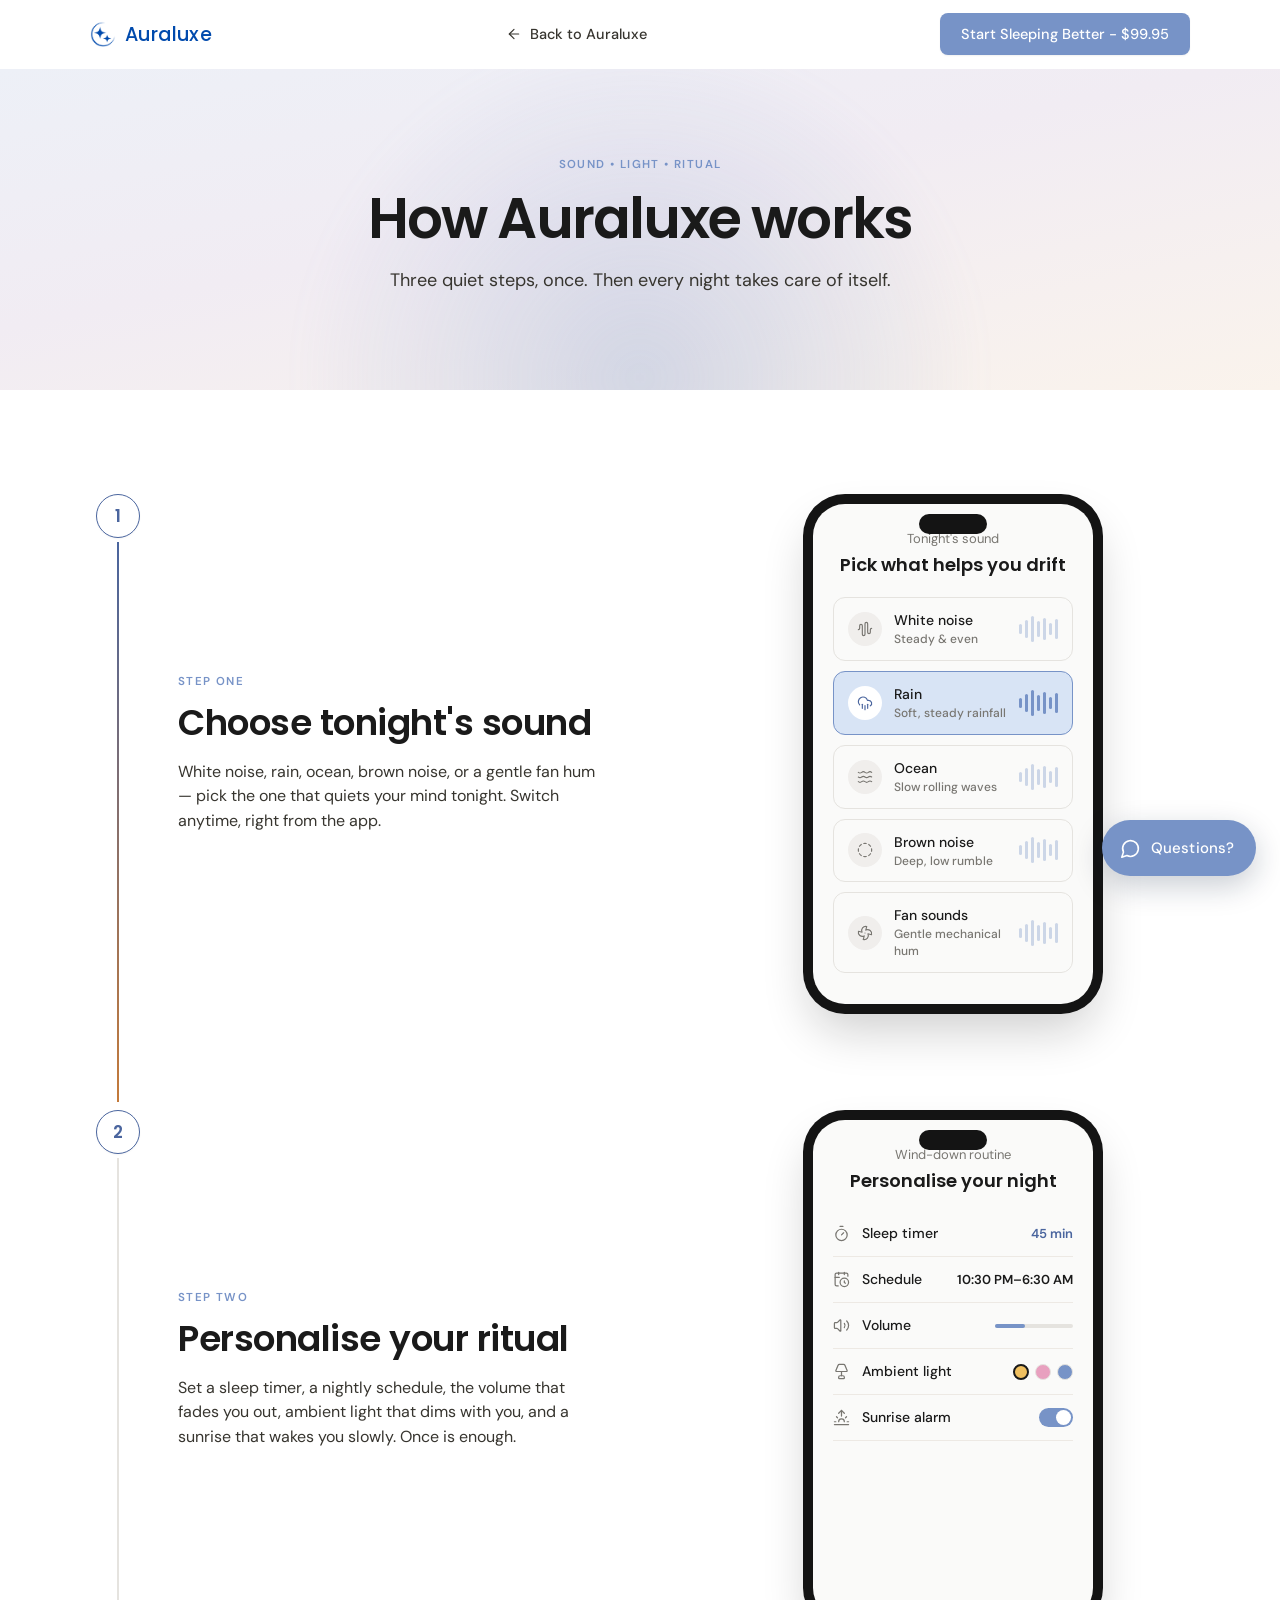
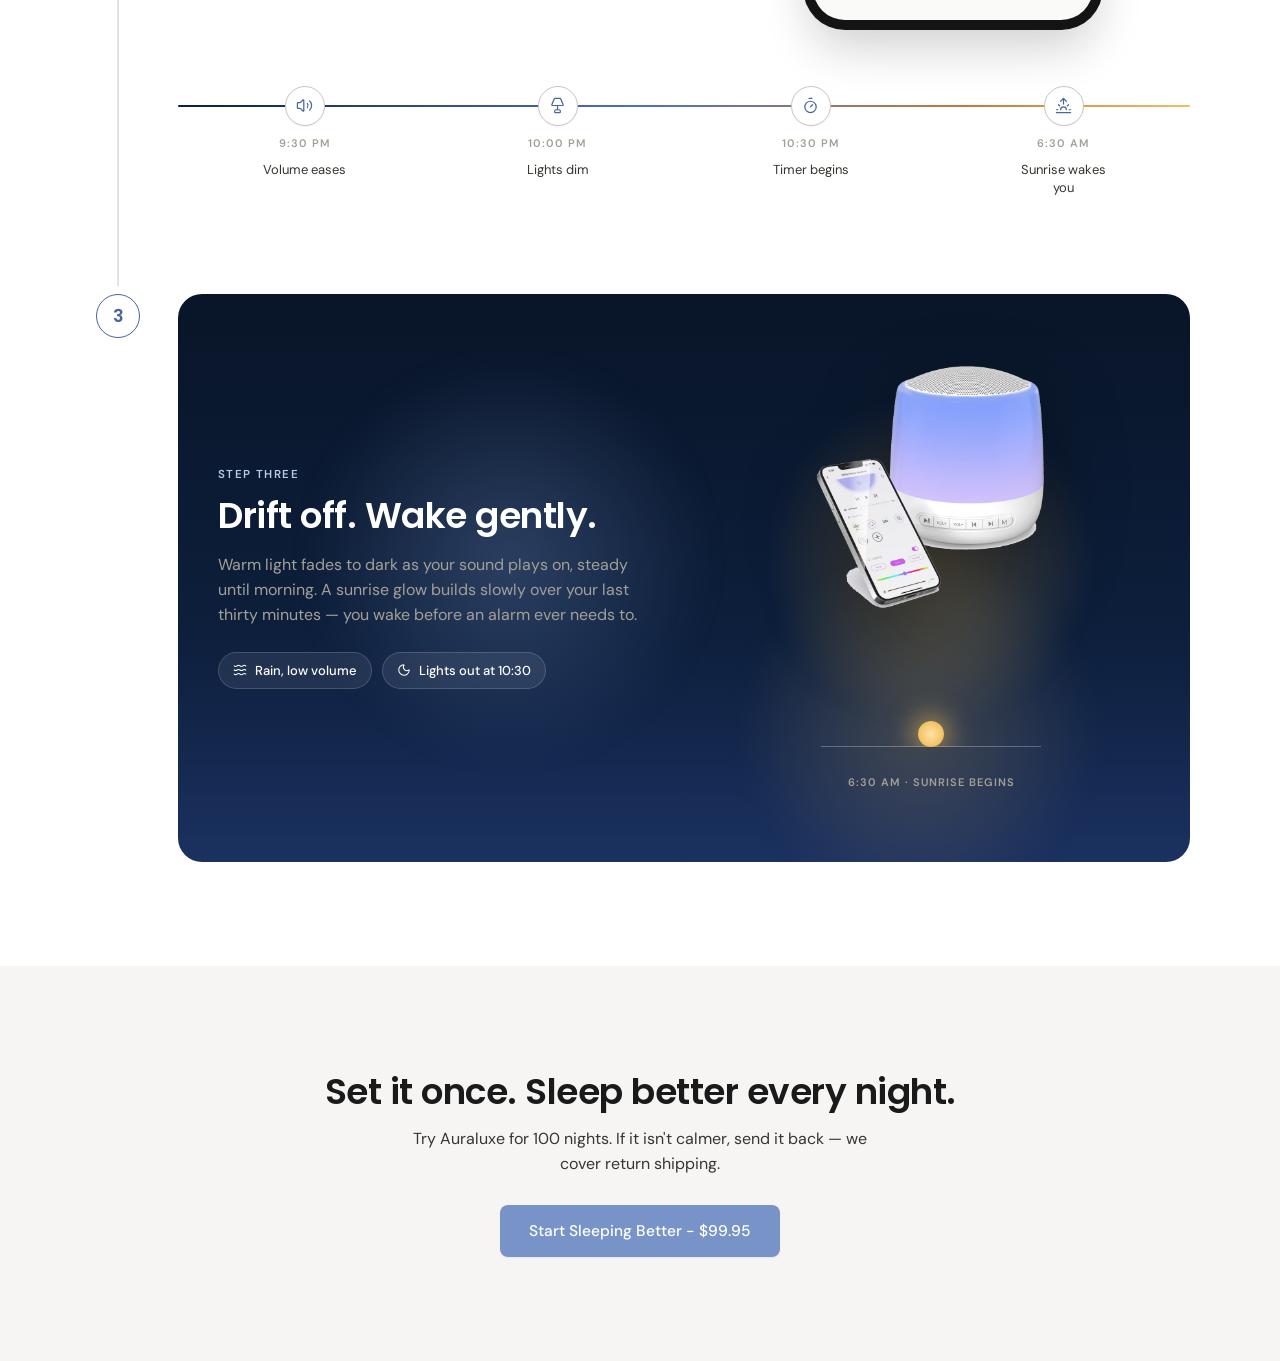
<file: how-it-works.html>
<!DOCTYPE html>
<html lang="en">
<head>
<meta charset="utf-8">
<meta name="viewport" content="width=device-width, initial-scale=1">
<title>How Auraluxe works</title>
<meta name="description" content="Choose your sound, personalise your ritual, sleep through to a gentle sunrise. Set it once. Sleep better every night.">
<link rel="stylesheet" href="assets/colors_and_type.css">
<script src="vendor/lucide.js"></script>
<script src="vendor/react.min.js"></script>
<script src="vendor/react-dom.min.js"></script>
<style>
* { box-sizing: border-box; }
html { scroll-behavior: smooth; }
html, body { margin: 0; padding: 0; background: var(--canvas); }
body { -webkit-font-smoothing: antialiased; text-rendering: optimizeLegibility; font-family: var(--font-body); color: var(--ink); }
a { color: var(--link-blue); }
a:hover { color: var(--link-blue-pressed); }
::selection { background: var(--brand-purple-300); }
:root { --gutter: 40px; --sec: 104px; --accent: #7793C7; --accent-deep: #4a659e; }

@keyframes auraDrift  { 0%,100% { transform: translate(0,0) scale(1); } 50% { transform: translate(-24px,20px) scale(1.05); } }
@keyframes auraDrift2 { 0%,100% { transform: translate(0,0) scale(1); } 50% { transform: translate(22px,-18px) scale(1.06); } }
@keyframes auraPulse  { 0%,100% { opacity: .82; transform: scale(1); } 50% { opacity: 1; transform: scale(1.05); } }
.aura-drift  { animation: auraDrift  17s ease-in-out infinite; }
.aura-drift2 { animation: auraDrift2 20s ease-in-out infinite; }
.aura-pulse  { animation: auraPulse  8s  ease-in-out infinite; }
@media (prefers-reduced-motion: reduce) { .aura-drift,.aura-drift2,.aura-pulse,.how-sun { animation: none; } }

@keyframes auraReveal { from { opacity: 0; transform: translateY(18px); } to { opacity: 1; transform: none; } }
.aura-reveal { animation: auraReveal .7s cubic-bezier(.22,1,.36,1) both; }
@supports (animation-timeline: view()) {
  .aura-reveal { animation-name: auraReveal; animation-timeline: view(); animation-range: entry 2% entry 32%; animation-duration: auto; }
}
@media (prefers-reduced-motion: reduce) { .aura-reveal { animation: none !important; opacity: 1 !important; transform: none !important; } }

@keyframes wavePulse { 0%,100% { transform: scaleY(0.45); } 50% { transform: scaleY(1); } }

@keyframes lineFill { from { transform: scaleY(0); } to { transform: scaleY(1); } }
.how-line-fill { animation: lineFill 1.1s ease both; }
@supports (animation-timeline: view()) {
  .how-line-fill { animation-name: lineFill; animation-timeline: view(); animation-range: entry 10% cover 60%; animation-duration: auto; }
}

@keyframes sunRise { 0% { bottom: -6px; opacity: .5; } 100% { bottom: 82px; opacity: 1; } }
.how-sun { animation: sunRise 5s cubic-bezier(.4,0,.2,1) infinite alternate; }

.nav-link:hover { color: var(--ink); }

@media (max-width: 900px) {
  body { --sec: 72px; }
  .how-grid { grid-template-columns: 1fr !important; gap: 32px !important; }
  .how-visual { order: 1 !important; }
  .how-copy { order: 2 !important; }
}
@media (max-width: 720px) {
  body { --gutter: 20px; --sec: 64px; }
  .nav-cta-wrap { display: none !important; }
  .how-step-marker { display: none !important; }
  .how-journey-row { gap: 0 !important; }
  .how-journey-row > div:last-child { padding-bottom: 56px !important; }
  .evening-timeline { margin-top: 40px !important; }
  .evening-timeline > div:first-child { display: none !important; }
  .evening-timeline > div:last-child { grid-template-columns: 1fr 1fr !important; row-gap: 28px !important; }
  .how-step3 { padding: 44px 22px !important; }
}
@media (max-width: 420px) {
  .aura-hero-display { font-size: 38px !important; letter-spacing: -1.2px !important; }
}
</style>
<!-- Meta Pixel Code -->
<script>
!function(f,b,e,v,n,t,s)
{if(f.fbq)return;n=f.fbq=function(){n.callMethod?
n.callMethod.apply(n,arguments):n.queue.push(arguments)};
if(!f._fbq)f._fbq=n;n.push=n;n.loaded=!0;n.version='2.0';
n.queue=[];t=b.createElement(e);t.async=!0;
t.src=v;s=b.getElementsByTagName(e)[0];
s.parentNode.insertBefore(t,s)}(window, document,'script',
'https://connect.facebook.net/en_US/fbevents.js');
fbq('init', '1595185192248418');
fbq('track', 'PageView');
</script>
<noscript><img height="1" width="1" style="display:none"
src="https://www.facebook.com/tr?id=1595185192248418&ev=PageView&noscript=1"
/></noscript>
<!-- End Meta Pixel Code -->
</head>
<body>
<div id="root"></div>
<script src="js/shared.js"></script>
<script src="js/how-it-works.js"></script>
<script>const {
  useEffect
} = React;
function App() {
  useEffect(() => {
    if (window.lucide) window.lucide.createIcons();
  });
  const cta = () => buyNow(1);
  return /*#__PURE__*/React.createElement("div", null, /*#__PURE__*/React.createElement(HowNav, {
    onCta: cta
  }), /*#__PURE__*/React.createElement(HowHero, null), /*#__PURE__*/React.createElement(Journey, null), /*#__PURE__*/React.createElement(HowFinalCta, {
    onCta: cta
  }));
}
ReactDOM.createRoot(document.getElementById('root')).render(/*#__PURE__*/React.createElement(App, null));</script>
<template id="__bundler_thumbnail"><svg xmlns="http://www.w3.org/2000/svg" viewBox="0 0 100 100"><rect width="100" height="100" fill="#0d1f3c"/><circle cx="50" cy="50" r="20" fill="none" stroke="#7793C7" stroke-width="4"/><circle cx="58" cy="44" r="14" fill="#0d1f3c"/></svg></template><script src="js/chat-widget.js"></script>
</body>
</html>
</file>
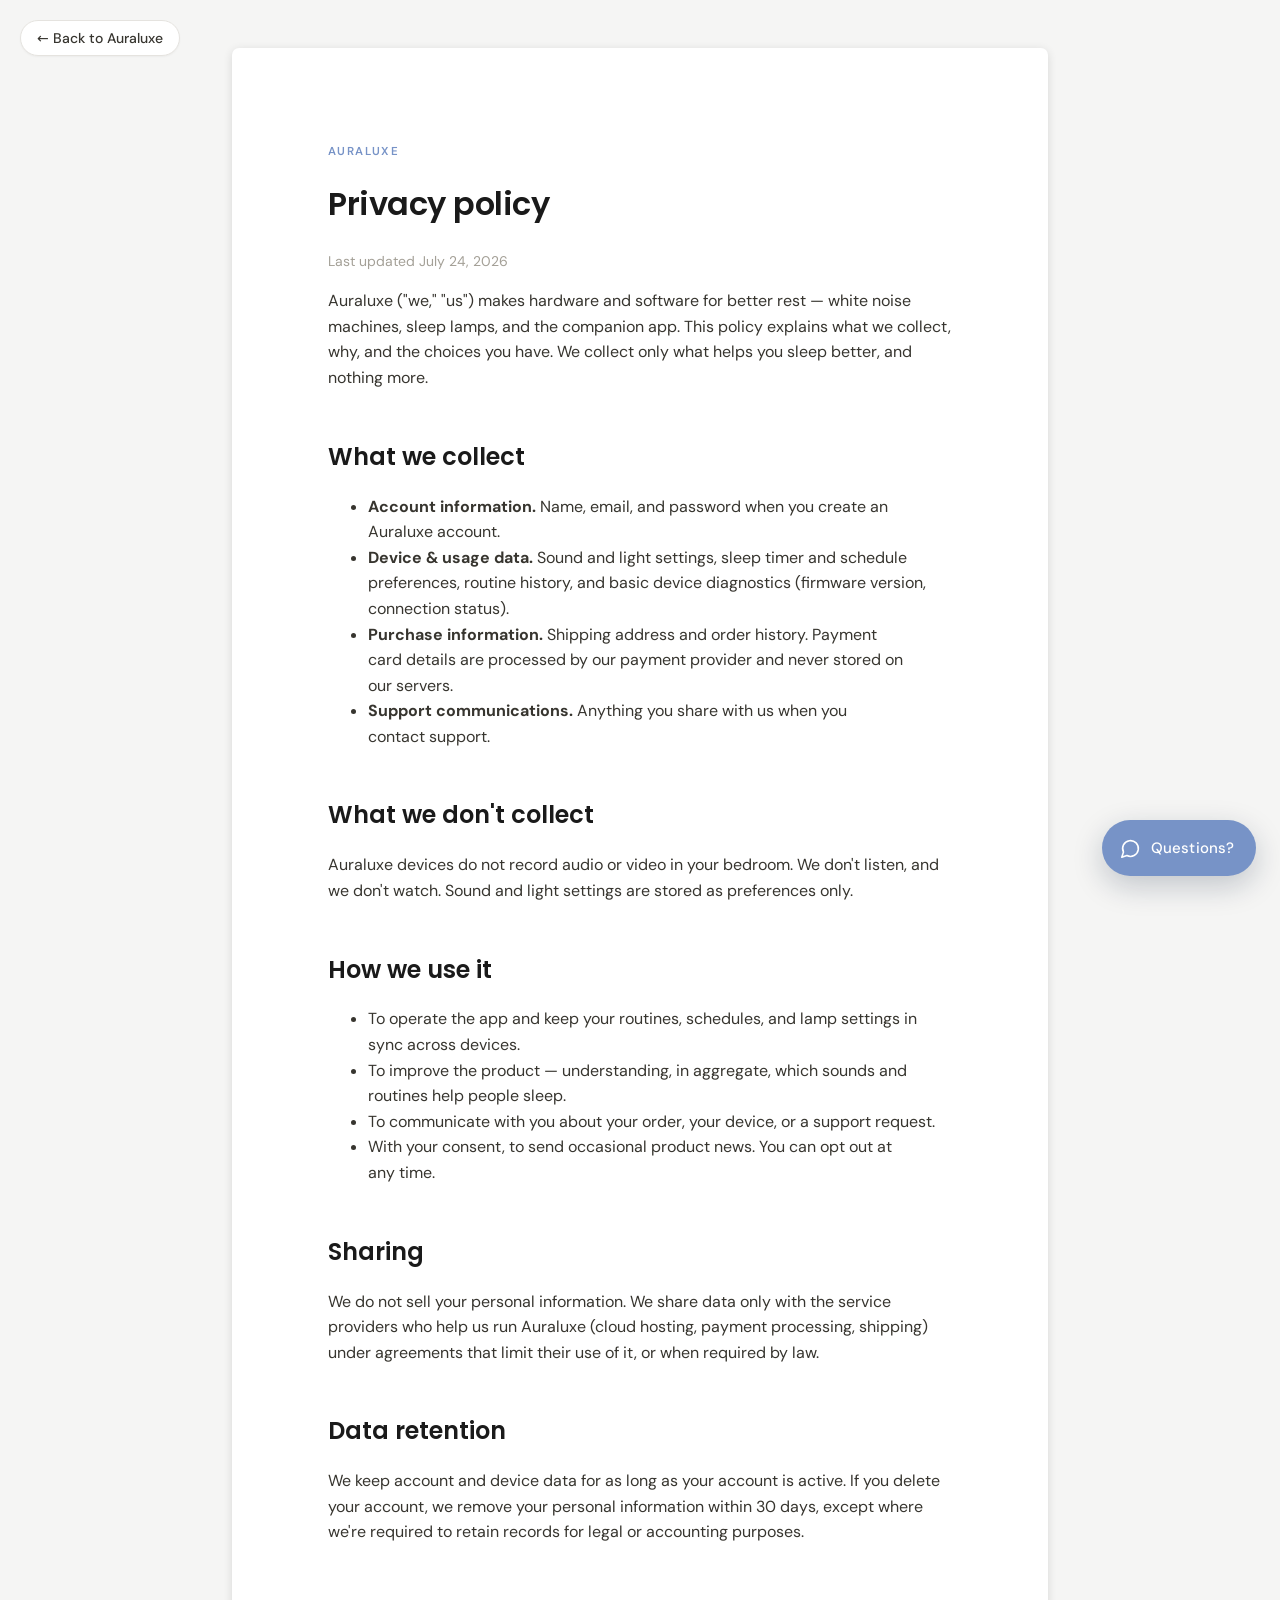
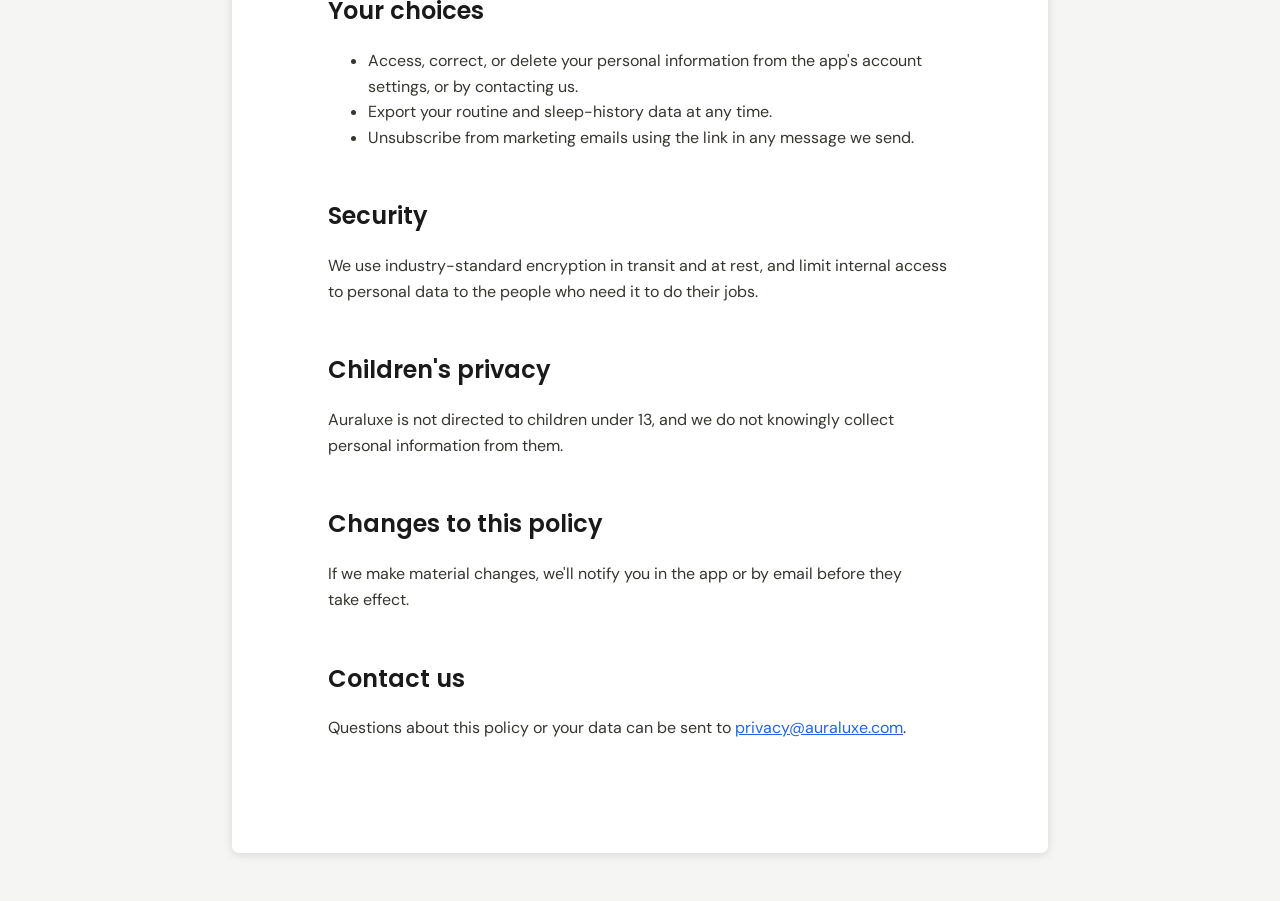
<file: privacy-policy.html>
<!DOCTYPE html>
<html lang="en">
<head>
<meta charset="utf-8">
<meta name="viewport" content="width=device-width, initial-scale=1">
<title>Privacy policy — Auraluxe</title>
<link rel="stylesheet" href="assets/colors_and_type.css">
<style>doc-page:not(:defined){visibility:hidden}
*{box-sizing:border-box}
body{margin:0;font-family:var(--font-body);color:var(--charcoal)}
.legal-back{position:fixed;top:20px;left:20px;z-index:10;display:inline-flex;align-items:center;gap:7px;font-family:var(--font-body);font-size:14px;font-weight:500;color:var(--charcoal);text-decoration:none;background:var(--canvas);border:1px solid var(--hairline);border-radius:var(--r-full);padding:8px 16px;box-shadow:var(--elev-1)}
.legal-back:hover{color:var(--ink)}
doc-page h1{font-family:var(--font-head);font-weight:600;letter-spacing:-0.5px;color:var(--ink)}
doc-page h2{font-family:var(--font-head);font-weight:600;color:var(--ink);margin-top:2em}
doc-page p,doc-page li{font-family:var(--font-body);line-height:1.6;color:var(--charcoal)}
doc-page a{color:var(--link-blue)}
doc-page a:hover{color:var(--link-blue-pressed)}
doc-page .eyebrow{font-family:var(--font-body);font-size:11.5px;font-weight:600;letter-spacing:1.4px;text-transform:uppercase;color:var(--primary)}
doc-page .updated{color:var(--stone);font-size:14px}
@media print{.legal-back{display:none}}
</style>
<!-- Meta Pixel Code -->
<script>
!function(f,b,e,v,n,t,s)
{if(f.fbq)return;n=f.fbq=function(){n.callMethod?
n.callMethod.apply(n,arguments):n.queue.push(arguments)};
if(!f._fbq)f._fbq=n;n.push=n;n.loaded=!0;n.version='2.0';
n.queue=[];t=b.createElement(e);t.async=!0;
t.src=v;s=b.getElementsByTagName(e)[0];
s.parentNode.insertBefore(t,s)}(window, document,'script',
'https://connect.facebook.net/en_US/fbevents.js');
fbq('init', '1595185192248418');
fbq('track', 'PageView');
</script>
<noscript><img height="1" width="1" style="display:none"
src="https://www.facebook.com/tr?id=1595185192248418&ev=PageView&noscript=1"
/></noscript>
<!-- End Meta Pixel Code -->
</head>
<body>
<a class="legal-back" href="index.html">← Back to Auraluxe</a>
<doc-page margin="1in">
<div class="eyebrow">Auraluxe</div>
<h1>Privacy policy</h1>
<p class="updated">Last updated July 24, 2026</p>
<p>Auraluxe ("we," "us") makes hardware and software for better rest — white noise machines, sleep lamps, and the companion app. This policy explains what we collect, why, and the choices you have. We collect only what helps you sleep better, and nothing more.</p>

<h2>What we collect</h2>
<ul>
<li><strong>Account information.</strong> Name, email, and password when you create an Auraluxe account.</li>
<li><strong>Device &amp; usage data.</strong> Sound and light settings, sleep timer and schedule preferences, routine history, and basic device diagnostics (firmware version, connection status).</li>
<li><strong>Purchase information.</strong> Shipping address and order history. Payment card details are processed by our payment provider and never stored on our servers.</li>
<li><strong>Support communications.</strong> Anything you share with us when you contact support.</li>
</ul>

<h2>What we don't collect</h2>
<p>Auraluxe devices do not record audio or video in your bedroom. We don't listen, and we don't watch. Sound and light settings are stored as preferences only.</p>

<h2>How we use it</h2>
<ul>
<li>To operate the app and keep your routines, schedules, and lamp settings in sync across devices.</li>
<li>To improve the product — understanding, in aggregate, which sounds and routines help people sleep.</li>
<li>To communicate with you about your order, your device, or a support request.</li>
<li>With your consent, to send occasional product news. You can opt out at any time.</li>
</ul>

<h2>Sharing</h2>
<p>We do not sell your personal information. We share data only with the service providers who help us run Auraluxe (cloud hosting, payment processing, shipping) under agreements that limit their use of it, or when required by law.</p>

<h2>Data retention</h2>
<p>We keep account and device data for as long as your account is active. If you delete your account, we remove your personal information within 30 days, except where we're required to retain records for legal or accounting purposes.</p>

<h2>Your choices</h2>
<ul>
<li>Access, correct, or delete your personal information from the app's account settings, or by contacting us.</li>
<li>Export your routine and sleep-history data at any time.</li>
<li>Unsubscribe from marketing emails using the link in any message we send.</li>
</ul>

<h2>Security</h2>
<p>We use industry-standard encryption in transit and at rest, and limit internal access to personal data to the people who need it to do their jobs.</p>

<h2>Children's privacy</h2>
<p>Auraluxe is not directed to children under 13, and we do not knowingly collect personal information from them.</p>

<h2>Changes to this policy</h2>
<p>If we make material changes, we'll notify you in the app or by email before they take effect.</p>

<h2>Contact us</h2>
<p>Questions about this policy or your data can be sent to <a href="mailto:privacy@auraluxe.com">privacy@auraluxe.com</a>.</p>
</doc-page>
<script src="doc-page.js"></script>
<template id="__bundler_thumbnail"><svg xmlns="http://www.w3.org/2000/svg" viewBox="0 0 100 100"><rect width="100" height="100" fill="#0d1f3c"/><circle cx="50" cy="50" r="20" fill="none" stroke="#7793C7" stroke-width="4"/><circle cx="58" cy="44" r="14" fill="#0d1f3c"/></svg></template><script src="js/chat-widget.js"></script>
</body>
</html>
</file>
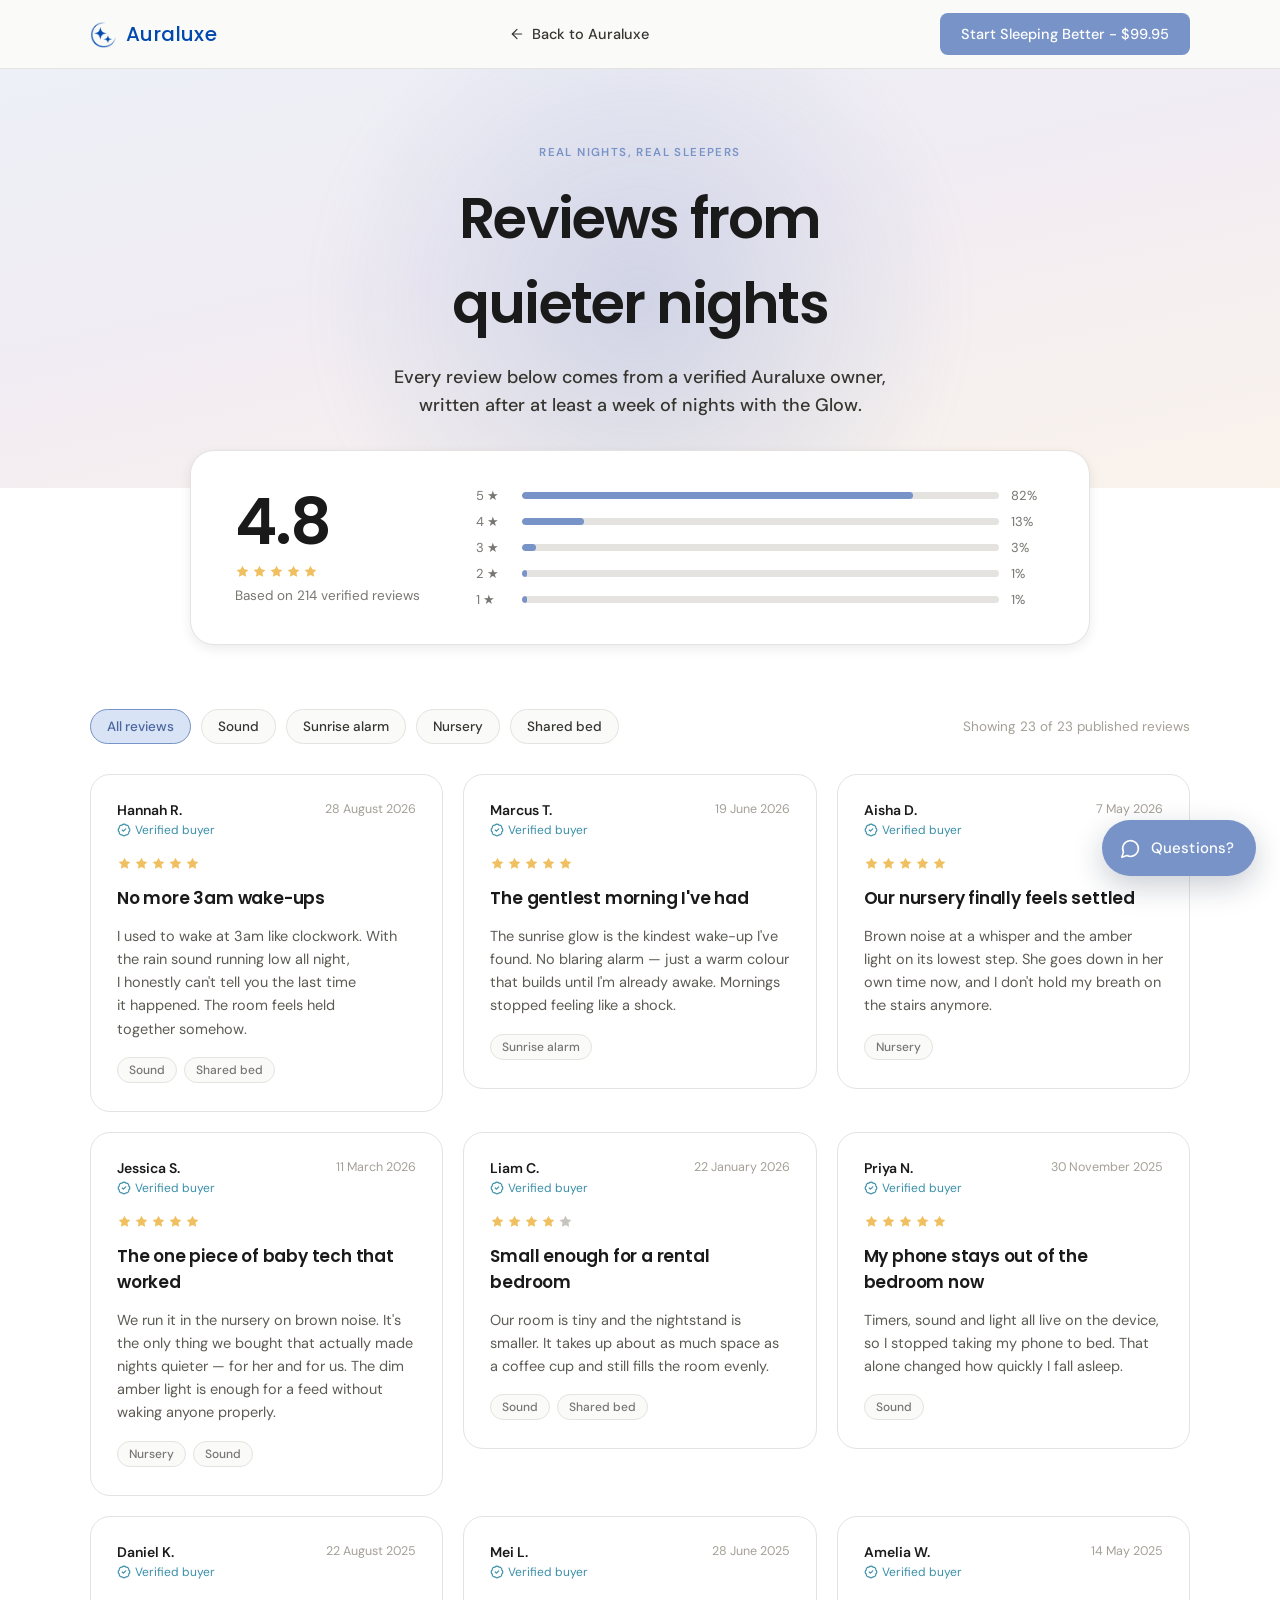
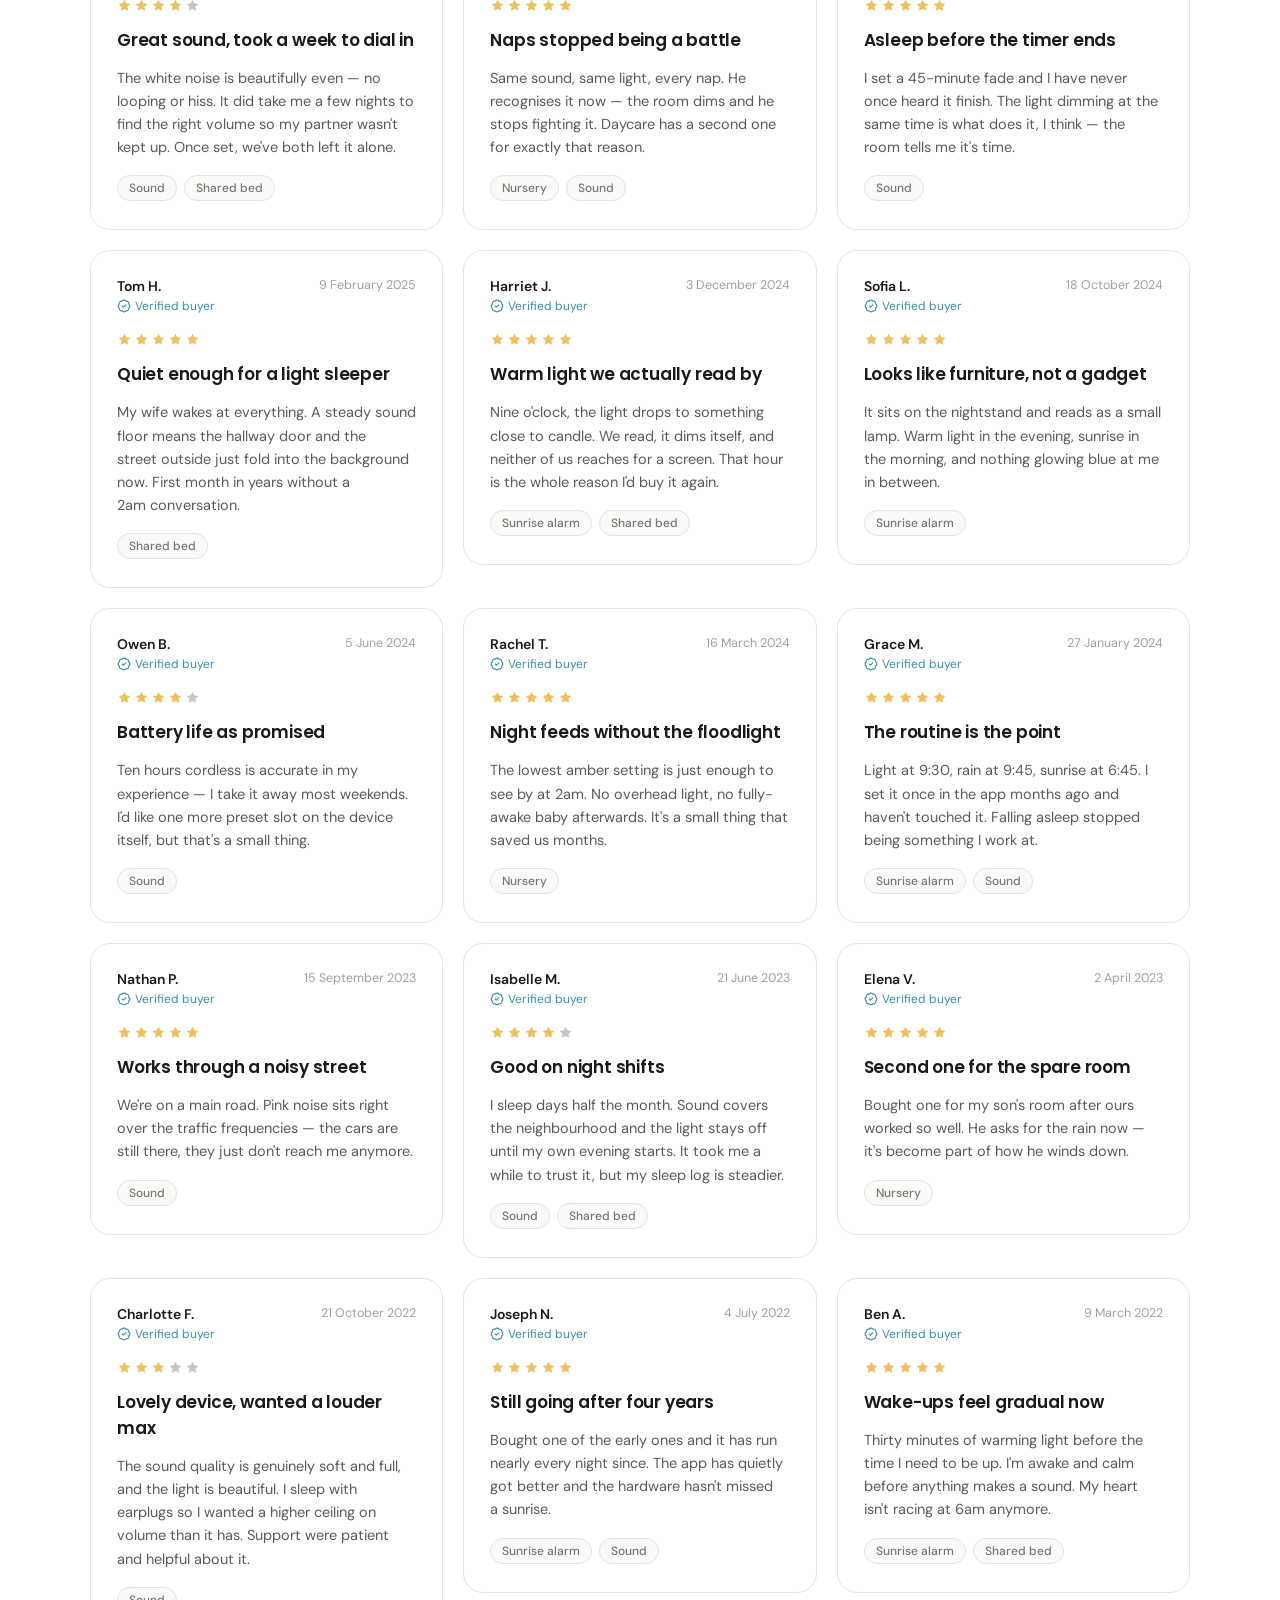
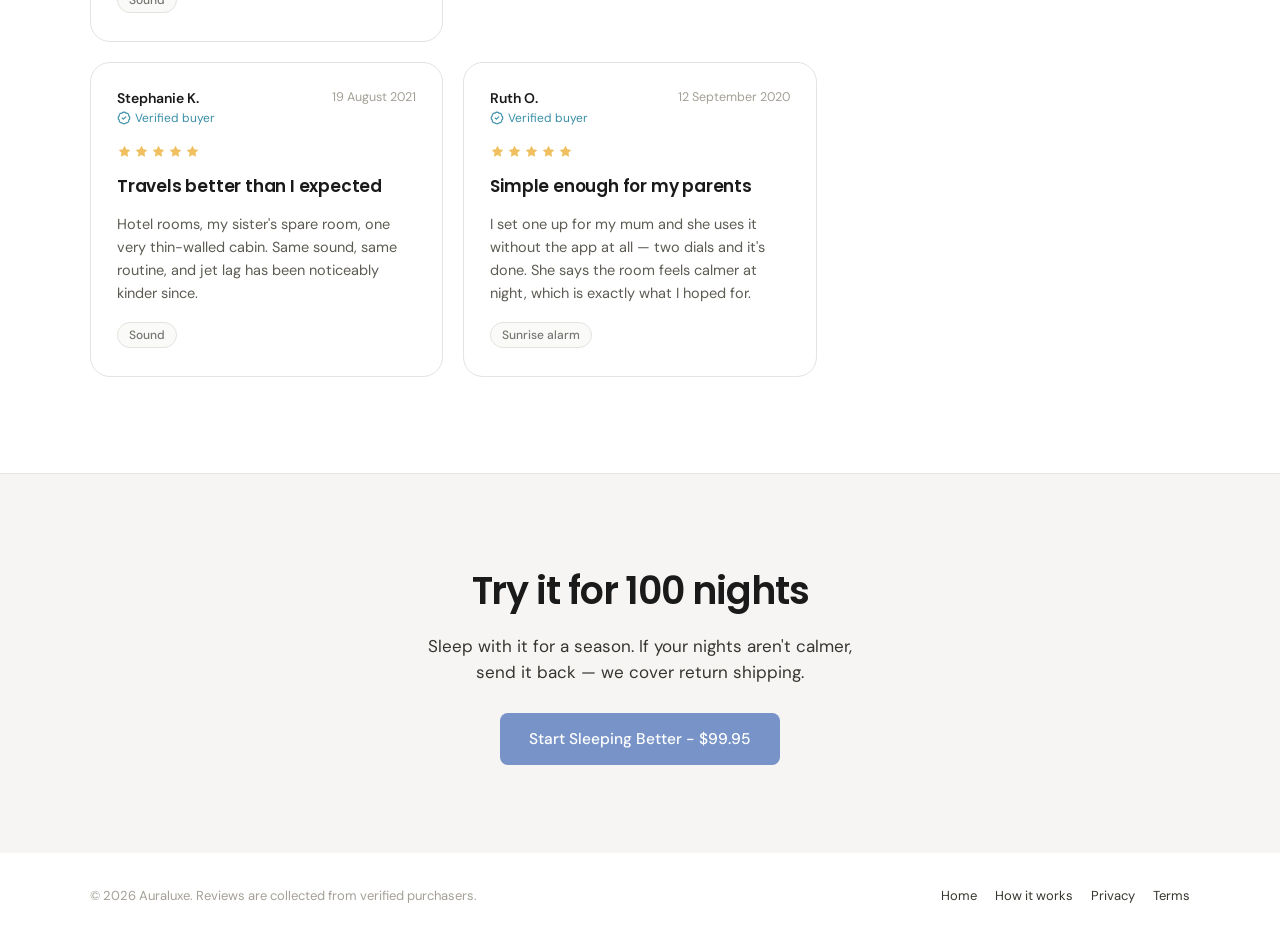
<file: reviews.html>
<!DOCTYPE html>
<html lang="en">
<head>
<meta charset="utf-8">
<meta name="viewport" content="width=device-width, initial-scale=1">
<title>Reviews — Auraluxe</title>
<meta name="description" content="Read what 200+ Auraluxe sleepers say about falling asleep faster, staying asleep longer, and waking to a gentle sunrise.">
<link rel="stylesheet" href="assets/colors_and_type.css">
<style>
*{box-sizing:border-box}
html{scroll-behavior:smooth}
html,body{margin:0;padding:0;background:var(--canvas)}
body{-webkit-font-smoothing:antialiased;font-family:var(--font-body);color:var(--ink)}
:root{--gutter:40px;--accent:#7793C7;--accent-deep:#4a659e}
a{color:var(--charcoal);text-decoration:none}
a:hover{color:var(--ink)}
.wrap{max-width:1180px;margin:0 auto;padding:0 var(--gutter)}
/* nav */
.nav{position:sticky;top:0;z-index:50;background:rgba(250,250,249,.86);backdrop-filter:blur(16px);-webkit-backdrop-filter:blur(16px);border-bottom:1px solid var(--hairline)}
.nav-inner{height:68px;display:flex;align-items:center;justify-content:space-between;gap:16px}
.brand{display:flex;align-items:center;gap:9px}
.brand img{height:27px;width:27px;object-fit:contain}
.brand span{font-family:var(--font-head);font-weight:500;font-size:20px;letter-spacing:.4px;color:var(--aura-logo-blue)}
.back{display:inline-flex;align-items:center;gap:7px;font-size:14.5px;font-weight:500;color:var(--charcoal)}
.btn{font-family:var(--font-body);font-size:14.5px;font-weight:500;line-height:1.3;border-radius:var(--r-md);padding:11px 20px;border:1px solid transparent;cursor:pointer;display:inline-flex;align-items:center;justify-content:center;gap:9px;white-space:nowrap;background:var(--accent);color:#fff;transition:background .2s cubic-bezier(.4,0,.2,1),transform .2s cubic-bezier(.4,0,.2,1)}
.btn:hover{background:var(--accent-deep);transform:translateY(-1px);color:#fff}
.btn-lg{font-size:15.5px;padding:15px 28px}
/* hero */
.hero{position:relative;overflow:hidden;background:linear-gradient(168deg,#edf0f7 0%,#f1ecf3 44%,#faf3ec 100%);padding:76px 0 68px;text-align:center}
.glow{position:absolute;border-radius:50%;pointer-events:none;filter:blur(14px)}
.eyebrow{font-size:11.5px;font-weight:600;letter-spacing:1.4px;text-transform:uppercase;color:var(--accent)}
h1{font-family:var(--font-head);font-weight:600;font-size:56px;letter-spacing:-1.8px;margin:16px 0 0;color:var(--ink);text-wrap:balance}
.lede{font-size:18px;font-weight:500;line-height:1.55;color:var(--charcoal);max-width:520px;margin:18px auto 0;text-wrap:pretty}
/* summary */
.summary{display:grid;grid-template-columns:auto 1fr;gap:56px;align-items:center;background:var(--canvas);border:1px solid var(--hairline);border-radius:var(--r-xxxl);padding:36px 44px;margin:-38px auto 0;position:relative;max-width:900px;box-shadow:var(--elev-2)}
.score{font-family:var(--font-head);font-weight:600;font-size:64px;letter-spacing:-2px;line-height:1;color:var(--ink)}
.stars{display:flex;gap:2px}
.meta{font-size:13.5px;color:var(--steel);margin-top:8px}
.bars{display:flex;flex-direction:column;gap:9px}
.bar-row{display:grid;grid-template-columns:34px 1fr 34px;align-items:center;gap:12px;font-size:13px;color:var(--steel)}
.bar{height:7px;border-radius:var(--r-full);background:var(--hairline);overflow:hidden}
.bar i{display:block;height:100%;border-radius:var(--r-full);background:var(--accent)}
/* filters */
.filters{display:flex;gap:10px;flex-wrap:wrap;align-items:center;margin:0 0 30px}
.chip{font-family:var(--font-body);font-size:13.5px;font-weight:500;color:var(--charcoal);background:var(--surface-soft);border:1px solid var(--hairline);border-radius:var(--r-full);padding:8px 16px;cursor:pointer;transition:background .2s ease,border-color .2s ease,color .2s ease}
.chip:hover{background:var(--surface);border-color:var(--hairline-strong)}
.chip[aria-pressed="true"]{background:var(--card-tint-lavender);border-color:var(--accent);color:var(--accent-deep)}
.count{font-size:13.5px;color:var(--stone);margin-left:auto}
/* cards */
.grid{display:grid;grid-template-columns:repeat(3,1fr);gap:20px;align-items:start}
.card{background:var(--canvas);border:1px solid var(--hairline);border-radius:var(--r-xxl);padding:26px 26px 28px;display:flex;flex-direction:column;gap:14px}
.card-top{display:flex;align-items:center;gap:12px}
.who{font-size:14px;font-weight:600;color:var(--ink)}
.verified{display:inline-flex;align-items:center;gap:4px;font-size:12px;color:var(--brand-teal);margin-top:3px}
.date{font-size:12.5px;color:var(--stone);white-space:nowrap;margin-left:auto;align-self:flex-start}
.card h3{font-family:var(--font-head);font-weight:600;font-size:17px;letter-spacing:-.2px;margin:0;color:var(--ink)}
.card p{font-size:14.5px;line-height:1.6;color:var(--slate);margin:0;text-wrap:pretty}
.tags{display:flex;gap:7px;flex-wrap:wrap;margin-top:2px}
.tag{font-size:12px;font-weight:500;color:var(--steel);background:var(--surface-soft);border:1px solid var(--hairline);border-radius:var(--r-full);padding:4px 11px}
/* closing */
.closing{background:var(--surface);border-top:1px solid var(--hairline);margin-top:96px;padding:88px 0;text-align:center}
.closing h2{font-family:var(--font-head);font-weight:600;font-size:38px;letter-spacing:-1.1px;margin:0;color:var(--ink);text-wrap:balance}
.closing p{font-size:17px;line-height:1.55;color:var(--charcoal);max-width:460px;margin:14px auto 0}
.foot{padding:34px 0;display:flex;align-items:center;justify-content:space-between;gap:18px;flex-wrap:wrap;font-size:13px;color:var(--stone)}
.foot-links{display:flex;gap:18px}
@media (max-width:980px){
  .grid{grid-template-columns:repeat(2,1fr)}
  .summary{grid-template-columns:1fr;gap:28px;padding:30px 32px;text-align:left}
}
@media (max-width:720px){
  body{--gutter:20px}
  .nav-cta-wrap{display:none}
  h1{font-size:38px;letter-spacing:-1.2px}
  .hero{padding:52px 0 60px}
  .grid{grid-template-columns:1fr}
  .closing{margin-top:68px;padding:64px 0}
  .closing h2{font-size:28px;letter-spacing:-.6px}
  .count{margin-left:0;width:100%}
}
</style>
<!-- Meta Pixel Code -->
<script>
!function(f,b,e,v,n,t,s)
{if(f.fbq)return;n=f.fbq=function(){n.callMethod?
n.callMethod.apply(n,arguments):n.queue.push(arguments)};
if(!f._fbq)f._fbq=n;n.push=n;n.loaded=!0;n.version='2.0';
n.queue=[];t=b.createElement(e);t.async=!0;
t.src=v;s=b.getElementsByTagName(e)[0];
s.parentNode.insertBefore(t,s)}(window, document,'script',
'https://connect.facebook.net/en_US/fbevents.js');
fbq('init', '1595185192248418');
fbq('track', 'PageView');
</script>
<noscript><img height="1" width="1" style="display:none"
src="https://www.facebook.com/tr?id=1595185192248418&ev=PageView&noscript=1"
/></noscript>
<!-- End Meta Pixel Code -->
</head>
<body>
<nav class="nav">
  <div class="wrap nav-inner">
    <a class="brand" href="index.html"><img src="assets/mark.png" alt=""><span>Auraluxe</span></a>
    <a class="back" href="index.html"><svg width="16" height="16" viewBox="0 0 24 24" fill="none" stroke="currentColor" stroke-width="1.75" stroke-linecap="round" stroke-linejoin="round"><path d="m12 19-7-7 7-7"></path><path d="M19 12H5"></path></svg> Back to Auraluxe</a>
    <div class="nav-cta-wrap"><a class="btn" href="#" id="navCta">Start Sleeping Better - $99.95</a></div>
  </div>
</nav>

<header class="hero">
  <div class="glow" style="top:-30%;left:50%;width:720px;height:720px;margin-left:-360px;background:radial-gradient(circle,rgba(119,147,199,.28) 0%,transparent 64%)"></div>
  <div class="wrap" style="position:relative;max-width:760px">
    <div class="eyebrow">Real nights, real sleepers</div>
    <h1>Reviews from quieter nights</h1>
    <p class="lede">Every review below comes from a verified Auraluxe owner, written after at least a week of nights with the Glow.</p>
  </div>
</header>

<div class="wrap">
  <section class="summary" aria-label="Rating summary">
    <div>
      <div class="score">4.8</div>
      <div class="stars" style="margin-top:10px" aria-label="4.8 out of 5 stars"></div>
      <div class="meta">Based on 214 verified reviews</div>
    </div>
    <div class="bars">
      <div class="bar-row"><span>5 ★</span><span class="bar"><i style="width:82%"></i></span><span>82%</span></div>
      <div class="bar-row"><span>4 ★</span><span class="bar"><i style="width:13%"></i></span><span>13%</span></div>
      <div class="bar-row"><span>3 ★</span><span class="bar"><i style="width:3%"></i></span><span>3%</span></div>
      <div class="bar-row"><span>2 ★</span><span class="bar"><i style="width:1%"></i></span><span>1%</span></div>
      <div class="bar-row"><span>1 ★</span><span class="bar"><i style="width:1%"></i></span><span>1%</span></div>
    </div>
  </section>
</div>

<main class="wrap" style="padding-top:64px">
  <div class="filters" role="group" aria-label="Filter reviews">
    <button class="chip" data-filter="all" aria-pressed="true">All reviews</button>
    <button class="chip" data-filter="sound" aria-pressed="false">Sound</button>
    <button class="chip" data-filter="sunrise" aria-pressed="false">Sunrise alarm</button>
    <button class="chip" data-filter="nursery" aria-pressed="false">Nursery</button>
    <button class="chip" data-filter="shared" aria-pressed="false">Shared bed</button>
    <span class="count" id="count"></span>
  </div>
  <div class="grid" id="grid"></div>
</main>

<section class="closing">
  <div class="wrap">
    <h2>Try it for 100 nights</h2>
    <p>Sleep with it for a season. If your nights aren't calmer, send it back — we cover return shipping.</p>
    <div style="margin-top:28px"><a class="btn btn-lg" href="#" id="ctaBottom">Start Sleeping Better - $99.95</a></div>
  </div>
</section>

<footer class="wrap">
  <div class="foot">
    <span>© 2026 Auraluxe. Reviews are collected from verified purchasers.</span>
    <div class="foot-links"><a href="index.html">Home</a><a href="how-it-works.html">How it works</a><a href="privacy-policy.html">Privacy</a><a href="terms.html">Terms</a></div>
  </div>
</footer>

<script src="js/shared.js"></script>
<script>
const REVIEWS = [
  { n:"Hannah R.", r:5, d:"2026-08-28", t:"No more 3am wake-ups", tags:["sound","shared"],
    b:"I used to wake at 3am like clockwork. With the rain sound running low all night, I honestly can't tell you the last time it happened. The room feels held together somehow." },
  { n:"Marcus T.", r:5, d:"2026-06-19", t:"The gentlest morning I've had", tags:["sunrise"],
    b:"The sunrise glow is the kindest wake-up I've found. No blaring alarm — just a warm colour that builds until I'm already awake. Mornings stopped feeling like a shock." },
  { n:"Aisha D.", r:5, d:"2026-05-07", t:"Our nursery finally feels settled", tags:["nursery"],
    b:"Brown noise at a whisper and the amber light on its lowest step. She goes down in her own time now, and I don't hold my breath on the stairs anymore." },
  { n:"Jessica S.", r:5, d:"2026-03-11", t:"The one piece of baby tech that worked", tags:["nursery","sound"],
    b:"We run it in the nursery on brown noise. It's the only thing we bought that actually made nights quieter — for her and for us. The dim amber light is enough for a feed without waking anyone properly." },
  { n:"Liam C.", r:4, d:"2026-01-22", t:"Small enough for a rental bedroom", tags:["sound","shared"],
    b:"Our room is tiny and the nightstand is smaller. It takes up about as much space as a coffee cup and still fills the room evenly." },
  { n:"Priya N.", r:5, d:"2025-11-30", t:"My phone stays out of the bedroom now", tags:["sound"],
    b:"Timers, sound and light all live on the device, so I stopped taking my phone to bed. That alone changed how quickly I fall asleep." },
  { n:"Daniel K.", r:4, d:"2025-08-22", t:"Great sound, took a week to dial in", tags:["sound","shared"],
    b:"The white noise is beautifully even — no looping or hiss. It did take me a few nights to find the right volume so my partner wasn't kept up. Once set, we've both left it alone." },
  { n:"Mei L.", r:5, d:"2025-06-28", t:"Naps stopped being a battle", tags:["nursery","sound"],
    b:"Same sound, same light, every nap. He recognises it now — the room dims and he stops fighting it. Daycare has a second one for exactly that reason." },
  { n:"Amelia W.", r:5, d:"2025-05-14", t:"Asleep before the timer ends", tags:["sound"],
    b:"I set a 45-minute fade and I have never once heard it finish. The light dimming at the same time is what does it, I think — the room tells me it's time." },
  { n:"Tom H.", r:5, d:"2025-02-09", t:"Quiet enough for a light sleeper", tags:["shared"],
    b:"My wife wakes at everything. A steady sound floor means the hallway door and the street outside just fold into the background now. First month in years without a 2am conversation." },
  { n:"Harriet J.", r:5, d:"2024-12-03", t:"Warm light we actually read by", tags:["sunrise","shared"],
    b:"Nine o'clock, the light drops to something close to candle. We read, it dims itself, and neither of us reaches for a screen. That hour is the whole reason I'd buy it again." },
  { n:"Sofia L.", r:5, d:"2024-10-18", t:"Looks like furniture, not a gadget", tags:["sunrise"],
    b:"It sits on the nightstand and reads as a small lamp. Warm light in the evening, sunrise in the morning, and nothing glowing blue at me in between." },
  { n:"Owen B.", r:4, d:"2024-06-05", t:"Battery life as promised", tags:["sound"],
    b:"Ten hours cordless is accurate in my experience — I take it away most weekends. I'd like one more preset slot on the device itself, but that's a small thing." },
  { n:"Rachel T.", r:5, d:"2024-03-16", t:"Night feeds without the floodlight", tags:["nursery"],
    b:"The lowest amber setting is just enough to see by at 2am. No overhead light, no fully-awake baby afterwards. It's a small thing that saved us months." },
  { n:"Grace M.", r:5, d:"2024-01-27", t:"The routine is the point", tags:["sunrise","sound"],
    b:"Light at 9:30, rain at 9:45, sunrise at 6:45. I set it once in the app months ago and haven't touched it. Falling asleep stopped being something I work at." },
  { n:"Nathan P.", r:5, d:"2023-09-15", t:"Works through a noisy street", tags:["sound"],
    b:"We're on a main road. Pink noise sits right over the traffic frequencies — the cars are still there, they just don't reach me anymore." },
  { n:"Isabelle M.", r:4, d:"2023-06-21", t:"Good on night shifts", tags:["sound","shared"],
    b:"I sleep days half the month. Sound covers the neighbourhood and the light stays off until my own evening starts. It took me a while to trust it, but my sleep log is steadier." },
  { n:"Elena V.", r:5, d:"2023-04-02", t:"Second one for the spare room", tags:["nursery"],
    b:"Bought one for my son's room after ours worked so well. He asks for the rain now — it's become part of how he winds down." },
  { n:"Charlotte F.", r:3, d:"2022-10-21", t:"Lovely device, wanted a louder max", tags:["sound"],
    b:"The sound quality is genuinely soft and full, and the light is beautiful. I sleep with earplugs so I wanted a higher ceiling on volume than it has. Support were patient and helpful about it." },
  { n:"Joseph N.", r:5, d:"2022-07-04", t:"Still going after four years", tags:["sunrise","sound"],
    b:"Bought one of the early ones and it has run nearly every night since. The app has quietly got better and the hardware hasn't missed a sunrise." },
  { n:"Ben A.", r:5, d:"2022-03-09", t:"Wake-ups feel gradual now", tags:["sunrise","shared"],
    b:"Thirty minutes of warming light before the time I need to be up. I'm awake and calm before anything makes a sound. My heart isn't racing at 6am anymore." },
  { n:"Stephanie K.", r:5, d:"2021-08-19", t:"Travels better than I expected", tags:["sound"],
    b:"Hotel rooms, my sister's spare room, one very thin-walled cabin. Same sound, same routine, and jet lag has been noticeably kinder since." },
  { n:"Ruth O.", r:5, d:"2020-09-12", t:"Simple enough for my parents", tags:["sunrise"],
    b:"I set one up for my mum and she uses it without the app at all — two dials and it's done. She says the room feels calmer at night, which is exactly what I hoped for." },
];

const STAR = c => `<svg width="15" height="15" viewBox="0 0 24 24" fill="${c}" stroke="none"><path d="M12 2.6l2.9 5.9 6.5.95-4.7 4.6 1.1 6.45L12 17.44 6.2 20.5l1.1-6.45-4.7-4.6 6.5-.95z"/></svg>`;
const BADGE = `<svg width="14" height="14" viewBox="0 0 24 24" fill="none" stroke="currentColor" stroke-width="2" stroke-linecap="round" stroke-linejoin="round"><path d="M3.85 8.62a4 4 0 0 1 4.78-4.77 4 4 0 0 1 6.74 0 4 4 0 0 1 4.78 4.78 4 4 0 0 1 0 6.74 4 4 0 0 1-4.77 4.78 4 4 0 0 1-6.75 0 4 4 0 0 1-4.78-4.77 4 4 0 0 1 0-6.76Z"></path><path d="m9 12 2 2 4-4"></path></svg>`;
const TAG_LABEL = { sound:"Sound", sunrise:"Sunrise alarm", nursery:"Nursery", shared:"Shared bed" };
const fmt = iso => new Date(iso + "T00:00:00").toLocaleDateString("en-AU", { day:"numeric", month:"long", year:"numeric" });
const starRow = (n, size) => Array.from({length:5}, (_,i) => STAR(i < n ? "var(--brand-yellow)" : "var(--hairline-strong)")).join("");

document.querySelector(".summary .stars").innerHTML = starRow(5);

const grid = document.getElementById("grid"), countEl = document.getElementById("count");
function render(filter) {
  const list = filter === "all" ? REVIEWS : REVIEWS.filter(r => r.tags.includes(filter));
  grid.innerHTML = list.map(r => `<article class="card">
    <div class="card-top">
      <div><div class="who">${r.n}</div><div class="verified">${BADGE} Verified buyer</div></div>
      <time class="date" datetime="${r.d}">${fmt(r.d)}</time>
    </div>
    <div class="stars" aria-label="${r.r} out of 5 stars">${starRow(r.r)}</div>
    <h3>${r.t}</h3>
    <p>${r.b}</p>
    <div class="tags">${r.tags.map(t => `<span class="tag">${TAG_LABEL[t]}</span>`).join("")}</div>
  </article>`).join("");
  countEl.textContent = `Showing ${list.length} of ${REVIEWS.length} published reviews`;
}
document.querySelectorAll(".chip").forEach(c => c.addEventListener("click", () => {
  document.querySelectorAll(".chip").forEach(o => o.setAttribute("aria-pressed", String(o === c)));
  render(c.dataset.filter);
}));
render("all");

[["navCta"],["ctaBottom"]].forEach(([id]) => document.getElementById(id).addEventListener("click", e => { e.preventDefault(); if (window.buyNow) buyNow(1); }));
</script>
<template id="__bundler_thumbnail"><svg xmlns="http://www.w3.org/2000/svg" viewBox="0 0 100 100"><rect width="100" height="100" fill="#0d1f3c"/><path d="M50 26l7 14 15 2-11 11 3 16-14-8-14 8 3-16-11-11 15-2z" fill="#7793C7"/></svg></template>
<script src="js/chat-widget.js"></script>
</body>
</html>
</file>
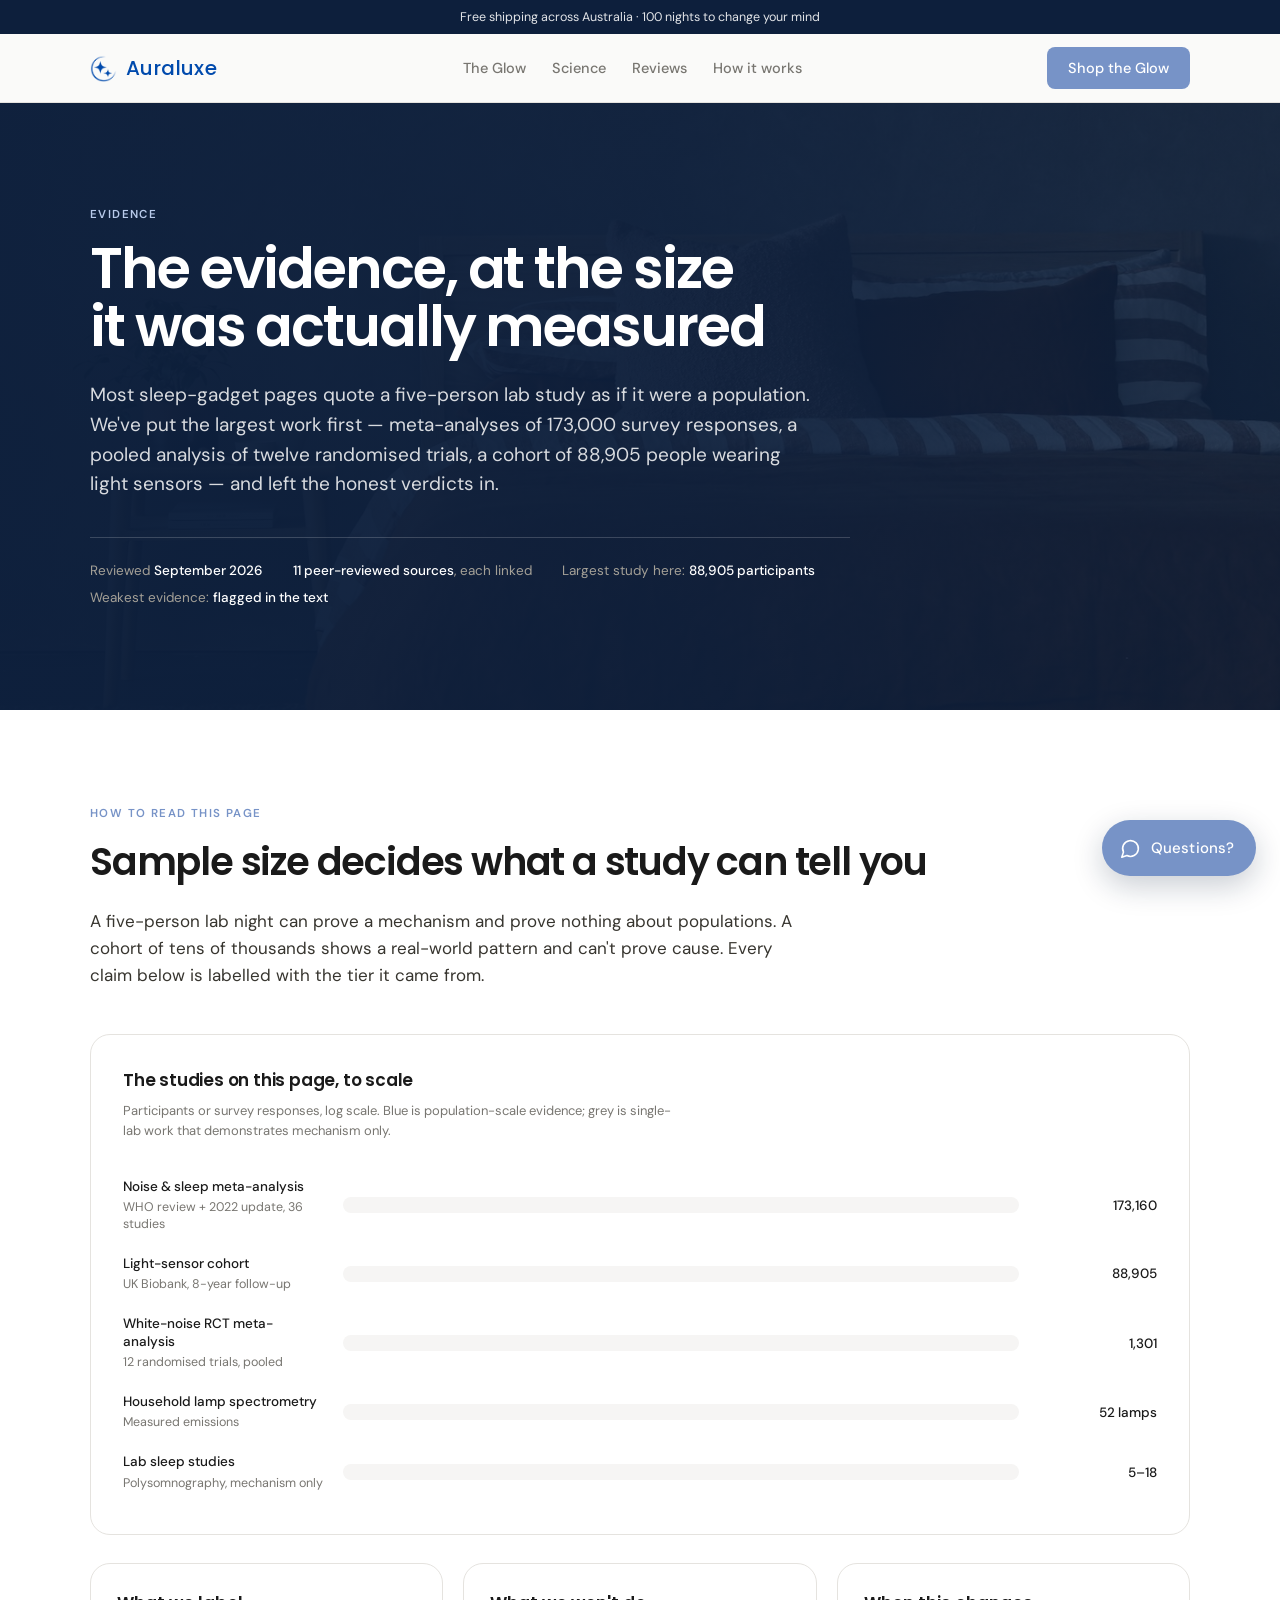
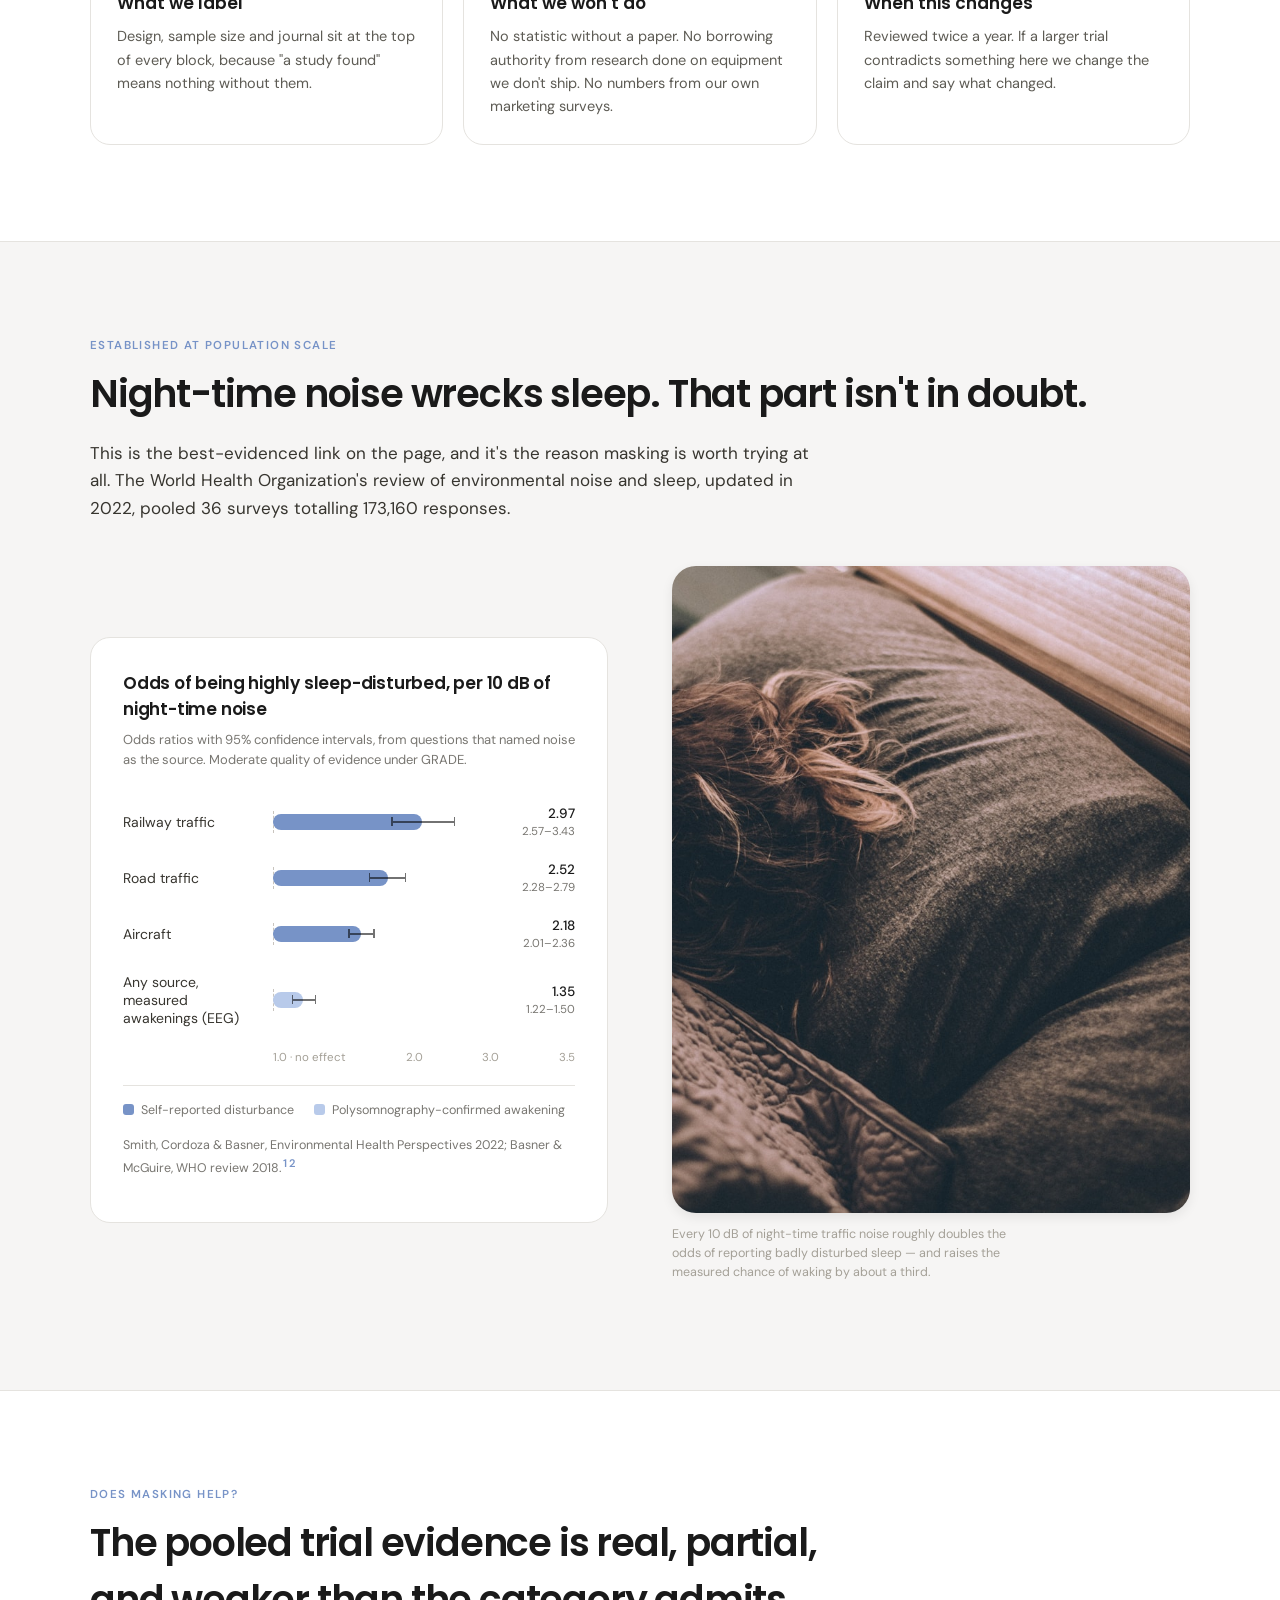
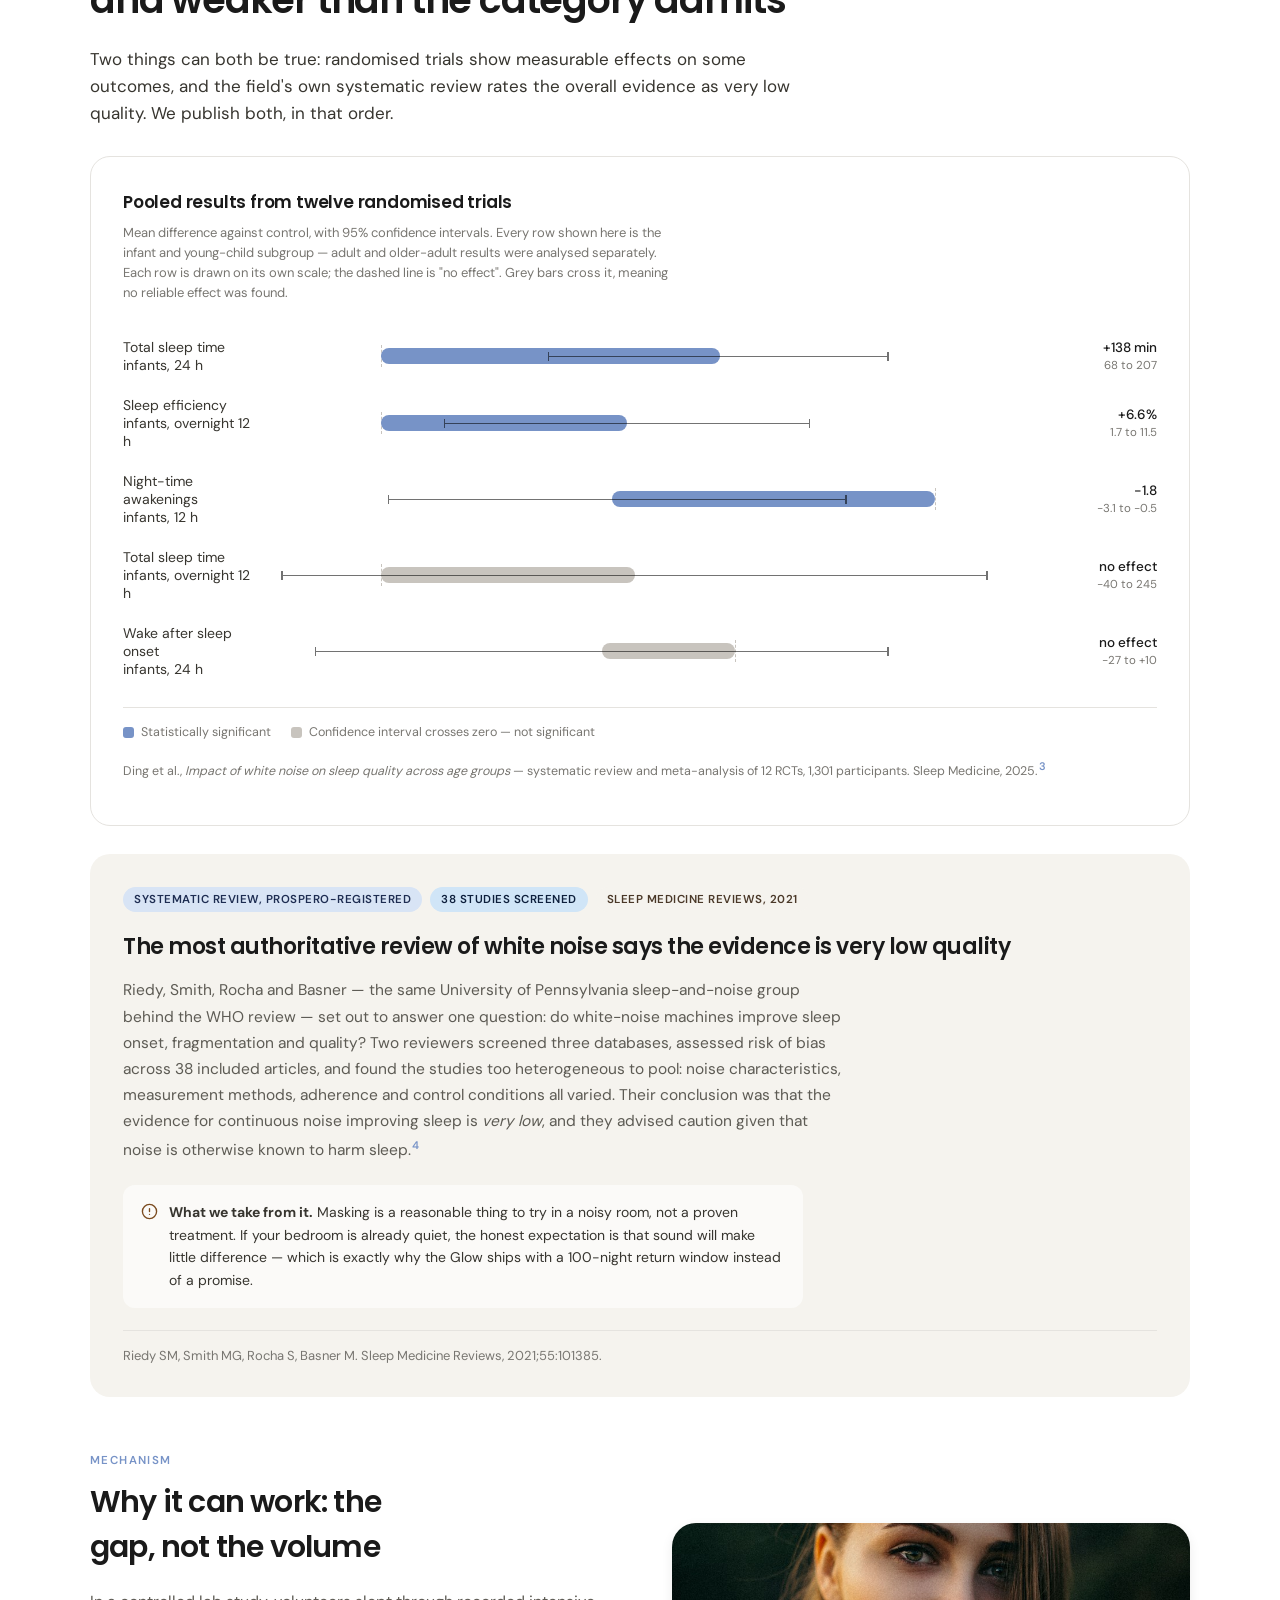
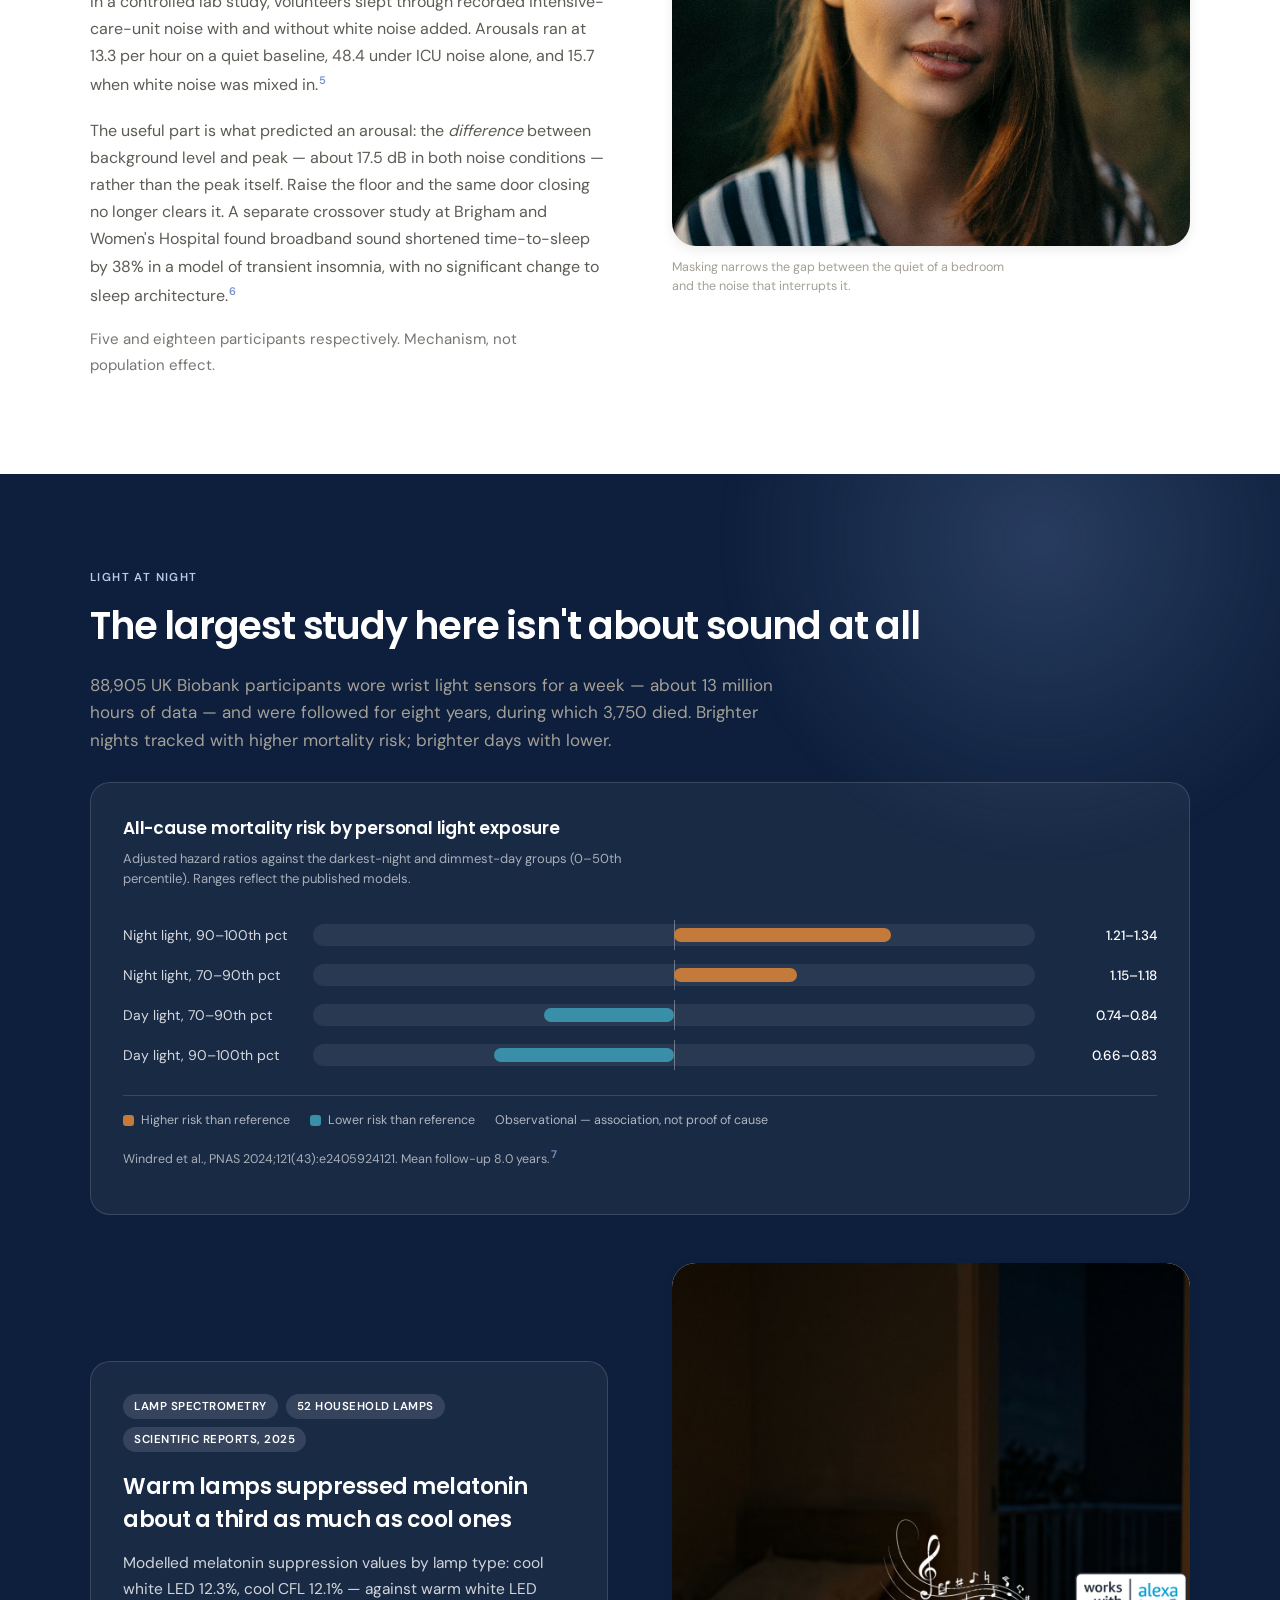
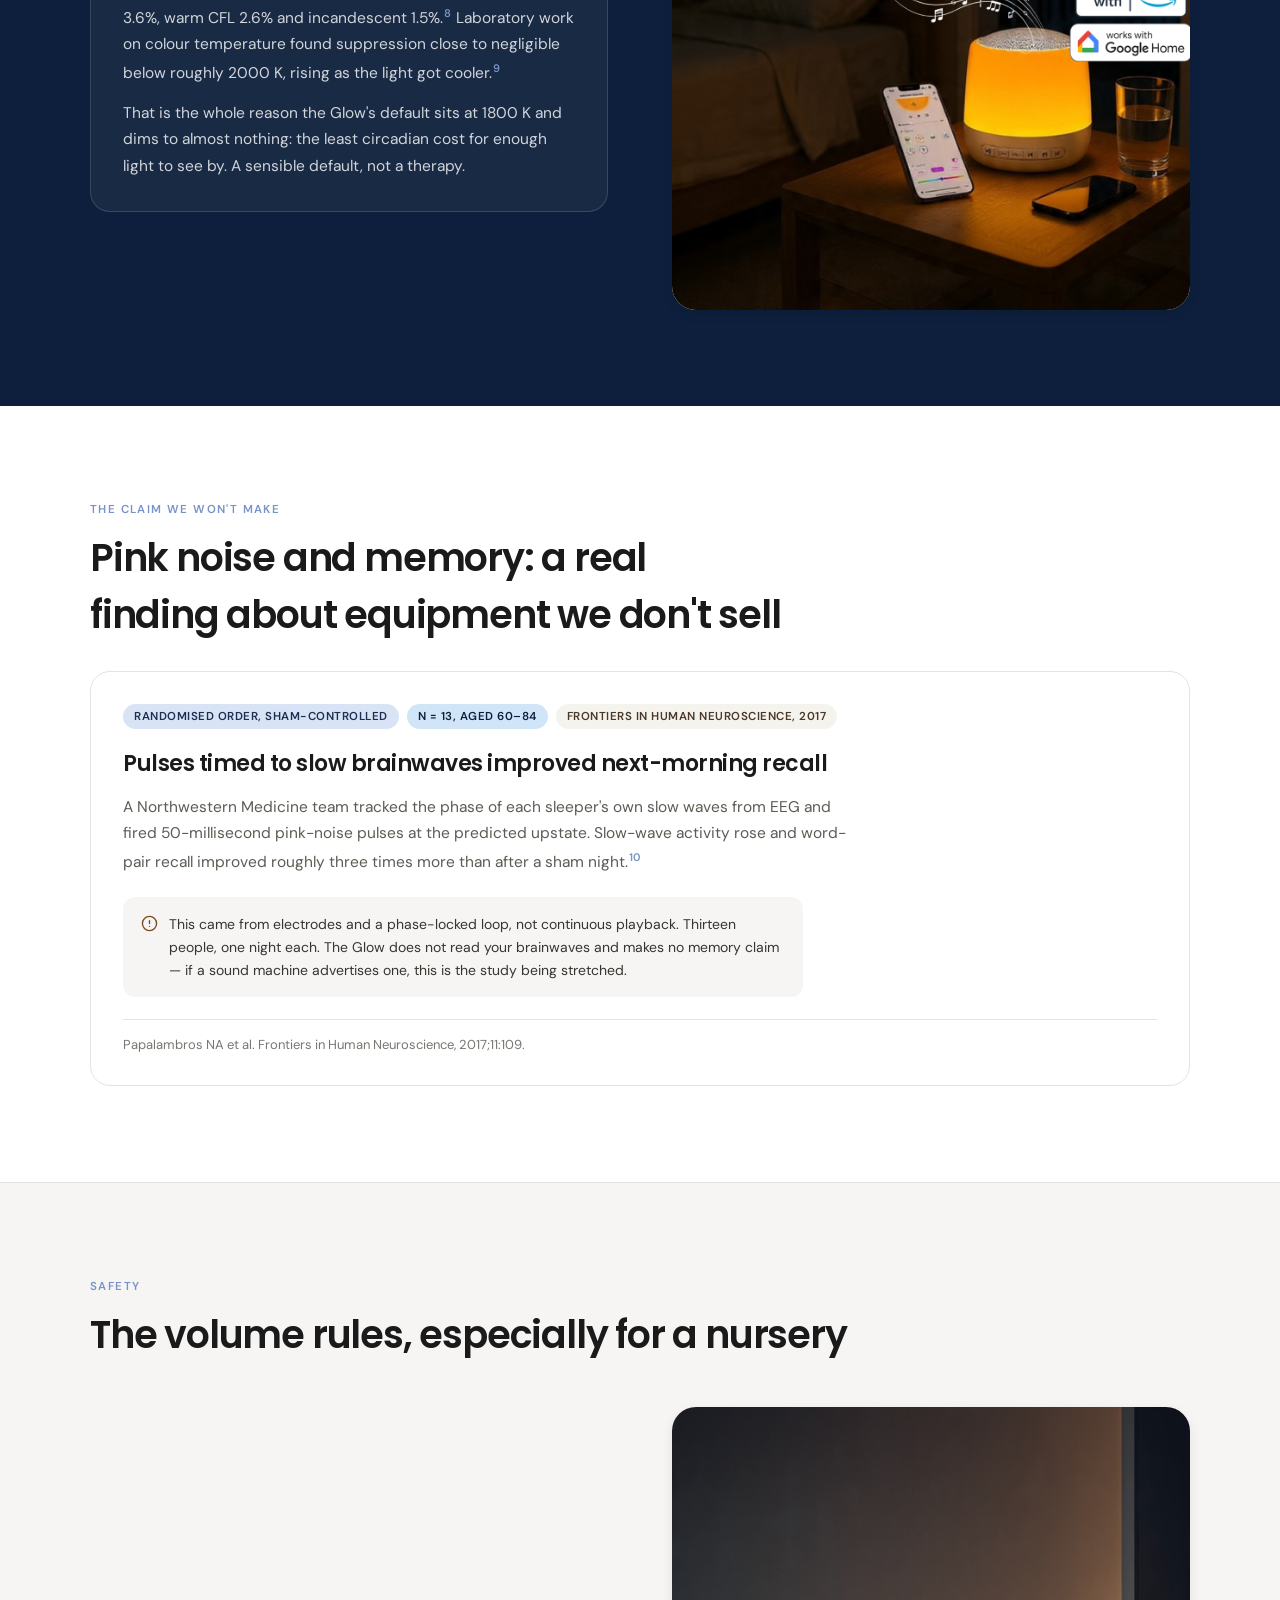
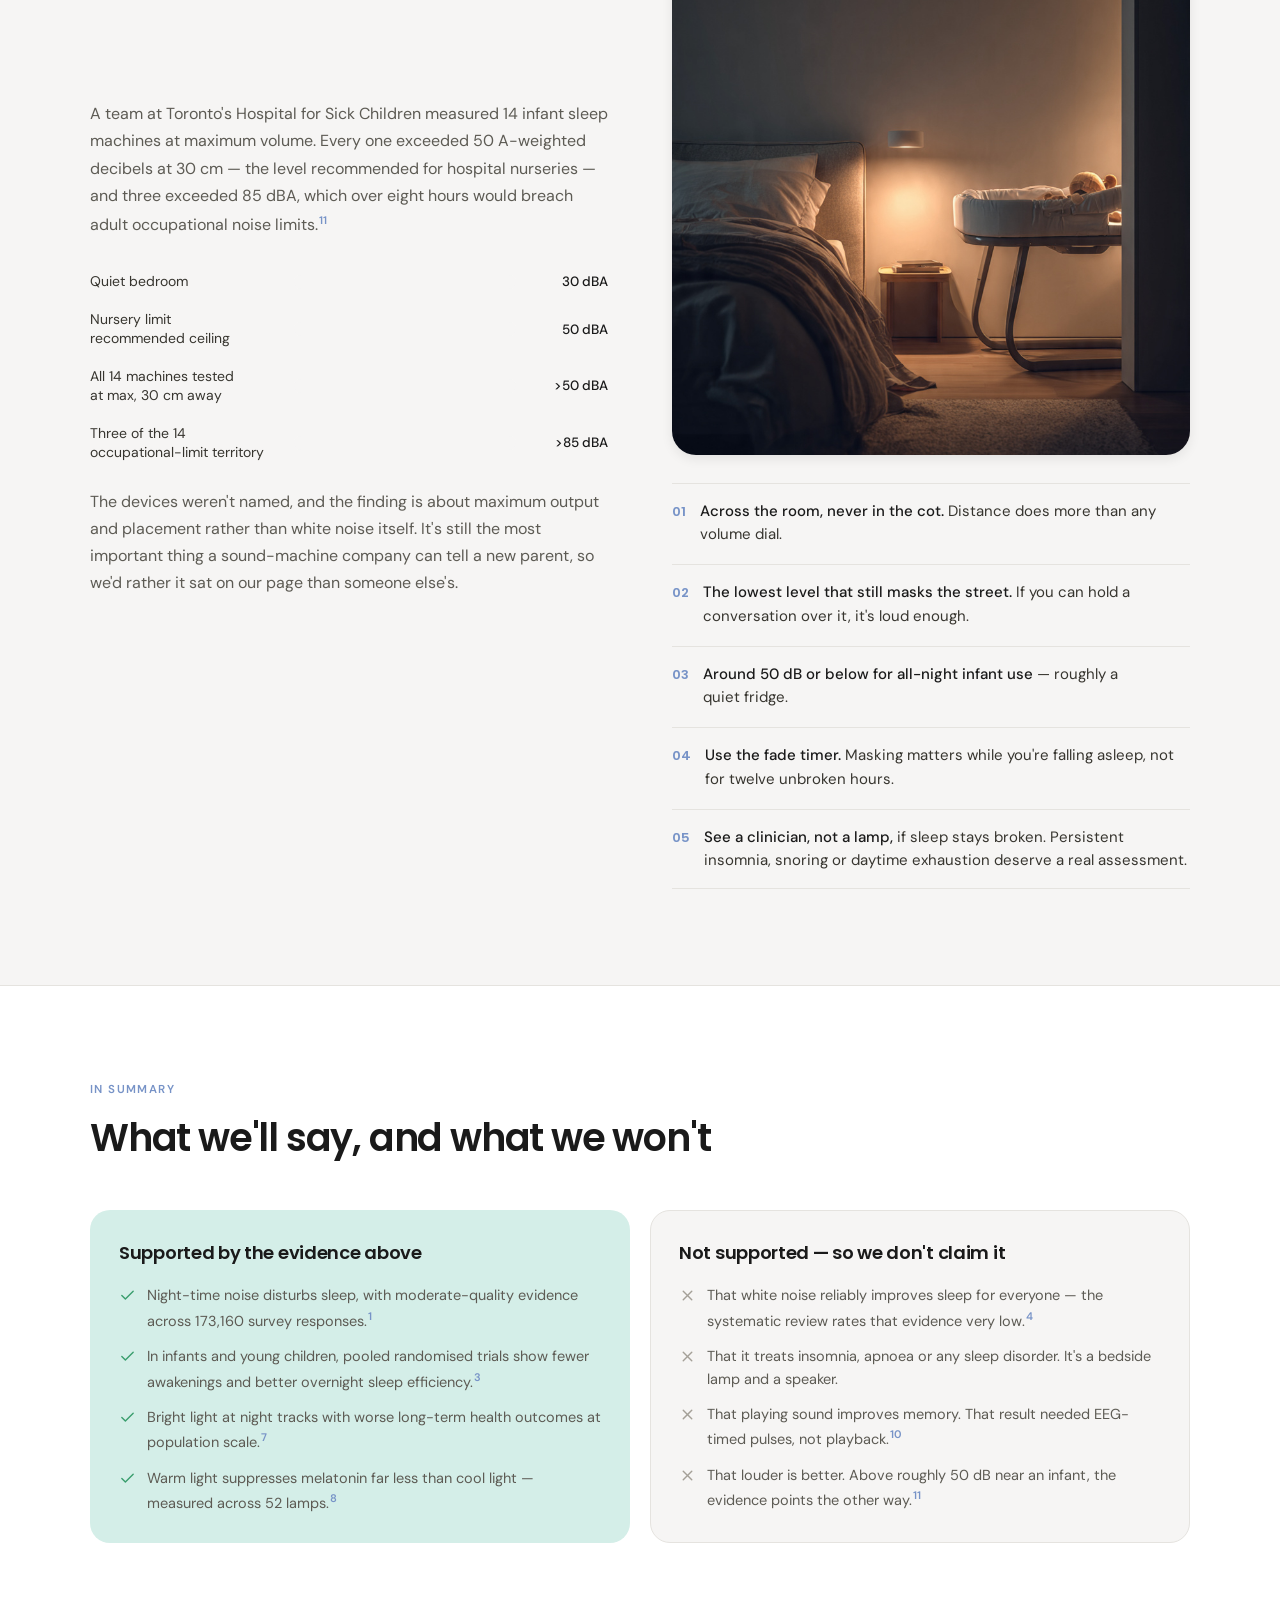
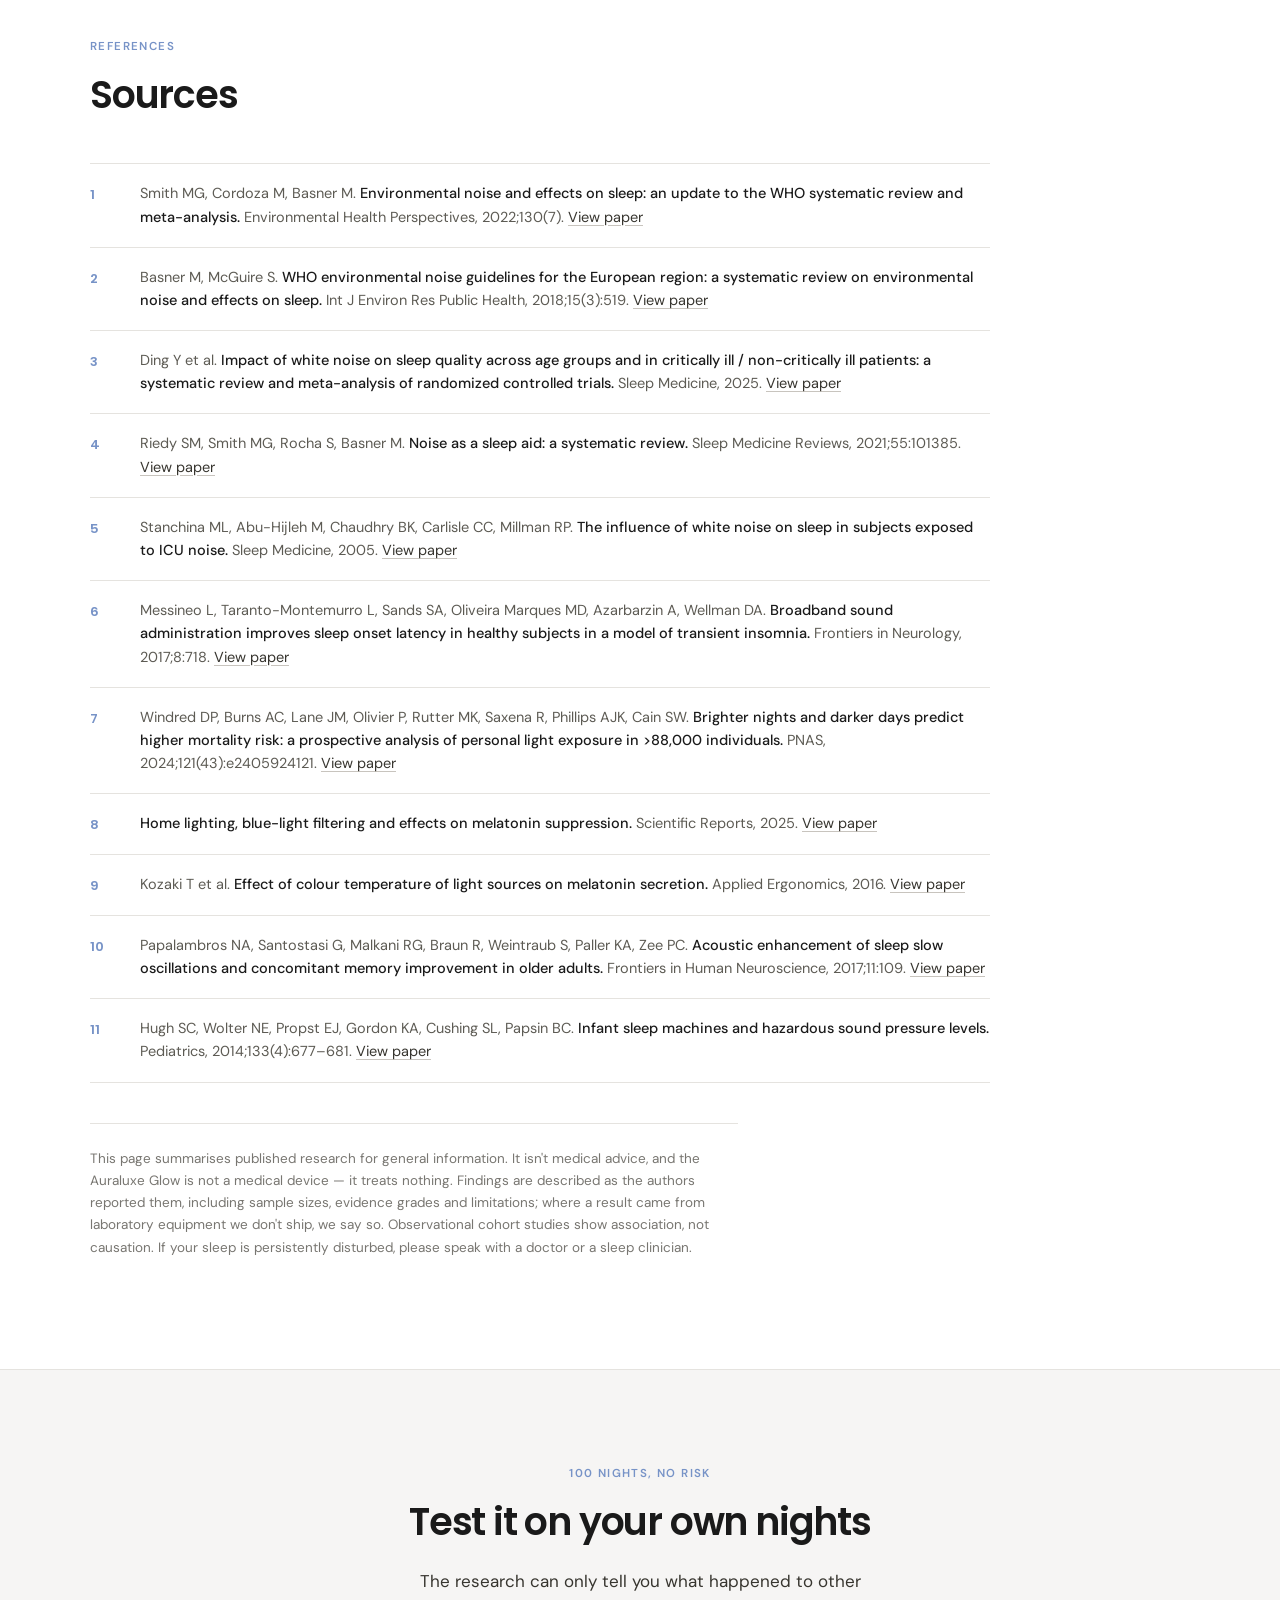
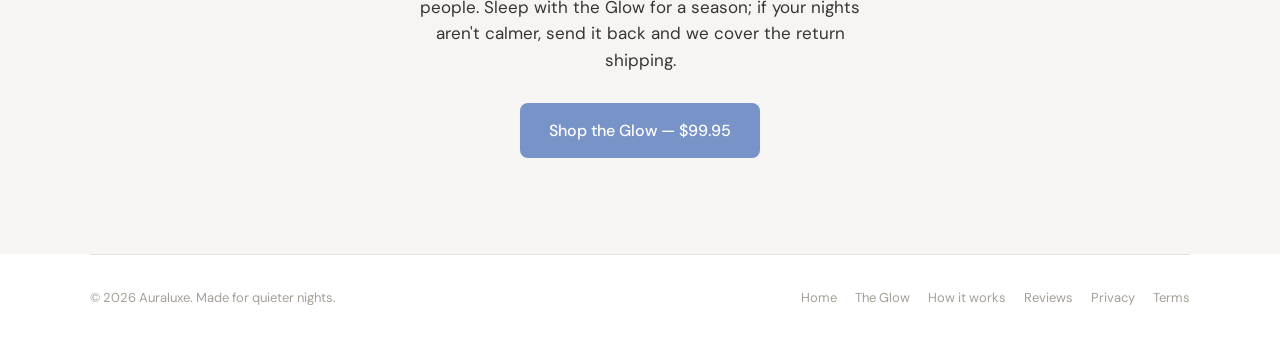
<file: sleep-science.html>
<!DOCTYPE html>
<html lang="en">
<head>
<meta charset="utf-8">
<meta name="viewport" content="width=device-width, initial-scale=1">
<title>The evidence on sound, light and sleep — Auraluxe</title>
<meta name="description" content="Population meta-analyses, a pooled analysis of 12 randomised trials, and an 88,905-person cohort — what the largest studies say about noise, masking and light at night, including where the evidence is weak.">
<link rel="stylesheet" href="assets/colors_and_type.css">
<style>
*{box-sizing:border-box}
html{scroll-behavior:smooth}
html,body{margin:0;padding:0;background:var(--canvas)}
body{-webkit-font-smoothing:antialiased;text-rendering:optimizeLegibility;font-family:var(--font-body);color:var(--ink)}
:root{--gutter:40px;--sec:96px;--accent:#7793C7;--accent-deep:#4a659e}
img{display:block;max-width:100%}
a{color:var(--charcoal);text-decoration:underline;text-decoration-color:var(--hairline-strong);text-underline-offset:3px}
a:hover{color:var(--ink);text-decoration-color:var(--accent)}
::selection{background:var(--brand-purple-300)}
.wrap{max-width:1180px;margin:0 auto;padding-inline:var(--gutter)}
.narrow{max-width:760px}
.eyebrow{font-size:11.5px;font-weight:600;letter-spacing:1.4px;text-transform:uppercase;color:var(--accent)}
.btn{font-family:var(--font-body);font-size:14.5px;font-weight:500;border-radius:var(--r-md);padding:11px 20px;border:1px solid transparent;cursor:pointer;display:inline-flex;align-items:center;gap:9px;white-space:nowrap;background:var(--accent);color:#fff;text-decoration:none;transition:background .2s cubic-bezier(.4,0,.2,1),transform .2s cubic-bezier(.4,0,.2,1),box-shadow .2s cubic-bezier(.4,0,.2,1)}
.btn:hover{background:var(--accent-deep);color:#fff;transform:translateY(-1px);box-shadow:var(--elev-2)}
.banner{background:var(--brand-navy);color:rgba(255,255,255,.88);font-size:12.5px;text-align:center;padding:9px 16px}
.nav{position:sticky;top:0;z-index:50;background:rgba(250,250,249,.86);backdrop-filter:blur(16px);-webkit-backdrop-filter:blur(16px);border-bottom:1px solid var(--hairline)}
.nav-inner{height:68px;display:flex;align-items:center;justify-content:space-between;gap:16px}
.brand{display:flex;align-items:center;gap:9px;text-decoration:none}
.brand img{height:27px;width:27px;object-fit:contain}
.brand span{font-family:var(--font-head);font-weight:500;font-size:20px;letter-spacing:.4px;color:var(--aura-logo-blue)}
.nav-links{display:flex;gap:26px;font-size:14.5px;font-weight:500}
.nav-links a{text-decoration:none;color:var(--steel)}
.nav-links a:hover{color:var(--ink)}
/* hero */
.hero{position:relative;overflow:hidden;background:var(--brand-navy)}
.hero-img{position:absolute;inset:0}
.hero-img img{width:100%;height:100%;object-fit:cover;opacity:.32}
.hero-scrim{position:absolute;inset:0;background:linear-gradient(90deg,rgba(13,31,60,.95) 0%,rgba(13,31,60,.86) 52%,rgba(13,31,60,.55) 100%)}
.hero-inner{position:relative;padding-block:calc(var(--sec) + 8px)}
h1{font-family:var(--font-head);font-weight:600;font-size:56px;letter-spacing:-2.1px;line-height:1.04;margin:18px 0 0;color:#fff;text-wrap:balance}
.lede{font-size:19px;line-height:1.56;color:rgba(255,255,255,.84);margin:24px 0 0;max-width:56ch;text-wrap:pretty}
.byline{display:flex;flex-wrap:wrap;gap:10px 30px;margin-top:38px;padding-top:24px;border-top:1px solid rgba(255,255,255,.18);font-size:13.5px;color:var(--on-dark-muted);max-width:820px}
.byline b{color:#fff;font-weight:500}
/* generic */
.sec{padding-block:var(--sec)}
.band{background:var(--surface);border-top:1px solid var(--hairline);border-bottom:1px solid var(--hairline)}
h2{font-family:var(--font-head);font-weight:600;font-size:38px;letter-spacing:-1.2px;margin:12px 0 0;color:var(--ink);text-wrap:balance}
.sub{font-size:17px;line-height:1.6;color:var(--charcoal);max-width:60ch;margin:18px 0 0;text-wrap:pretty}
p.body{font-size:16px;line-height:1.7;color:var(--slate);max-width:64ch;margin:18px 0 0;text-wrap:pretty}
sup a{font-size:11px;font-weight:600;color:var(--accent);text-decoration:none;padding:0 1px}
sup a:hover{text-decoration:underline}
.split{display:grid;grid-template-columns:1fr 1fr;gap:64px;align-items:center}
.photo{border-radius:var(--r-xxxl);overflow:hidden;box-shadow:var(--elev-2);background:var(--surface)}
.photo img{width:100%;height:100%;object-fit:cover;aspect-ratio:4/5}
.photo.wide img{aspect-ratio:16/10}
.cap{font-size:12.5px;line-height:1.5;color:var(--stone);margin-top:12px;max-width:44ch}
/* evidence ladder */
.ladder{margin-top:44px;border:1px solid var(--hairline);border-radius:var(--r-xxl);background:var(--canvas);padding:32px}
.ladder h3,.chart h3{font-family:var(--font-head);font-weight:600;font-size:17px;letter-spacing:-.2px;margin:0;color:var(--ink)}
.ladder-note,.chart-note{font-size:13px;line-height:1.55;color:var(--steel);margin:8px 0 26px;max-width:62ch}
.rung{display:grid;grid-template-columns:200px 1fr 118px;gap:20px;align-items:center;padding:11px 0}
.rung-label{font-size:13.5px;font-weight:500;color:var(--ink);line-height:1.35}
.rung-label em{display:block;font-style:normal;font-weight:400;font-size:12.5px;color:var(--steel);margin-top:3px}
.rung-track{height:16px;border-radius:var(--r-full);background:var(--surface);overflow:hidden}
.rung-fill{height:100%;border-radius:var(--r-full);background:var(--accent)}
.rung-fill.t2{background:var(--brand-purple-300)}
.rung-fill.t3{background:var(--brand-teal)}
.rung-fill.t4{background:var(--stone)}
.rung-n{font-size:13.5px;font-weight:500;color:var(--ink);text-align:right;font-feature-settings:"tnum"}
/* charts */
.chart{border:1px solid var(--hairline);border-radius:var(--r-xxl);background:var(--canvas);padding:32px;margin-top:28px}
.chart.on-tint{background:var(--card-tint-sky);border-color:transparent}
.bars{display:flex;flex-direction:column;gap:4px;margin-top:4px}
.bar-row{display:grid;grid-template-columns:132px 1fr 96px;gap:18px;align-items:center;padding:9px 0}
.bar-name{font-size:14px;color:var(--charcoal)}
.bar-area{position:relative;height:22px}
.bar-area .axis{position:absolute;inset:0;border-left:1px dashed var(--hairline-strong)}
.bar{position:absolute;top:3px;height:16px;border-radius:var(--r-full);background:var(--accent)}
.bar.soft{background:var(--brand-purple-300)}
.bar.null{background:var(--hairline-strong)}
.whisk{position:absolute;top:10.5px;height:1.5px;background:var(--ink-deep);opacity:.55}
.whisk::before,.whisk::after{content:"";position:absolute;top:-4px;width:1.5px;height:9px;background:var(--ink-deep)}
.whisk::before{left:0}.whisk::after{right:0}
.bar-val{font-size:13.5px;font-weight:500;color:var(--ink);text-align:right;font-feature-settings:"tnum"}
.bar-val em{display:block;font-style:normal;font-weight:400;font-size:11.5px;color:var(--steel);margin-top:2px}
.scale{display:flex;justify-content:space-between;margin:14px 0 0 150px;font-size:11.5px;color:var(--stone);font-feature-settings:"tnum"}
.legend{display:flex;flex-wrap:wrap;gap:8px 20px;margin-top:20px;padding-top:16px;border-top:1px solid var(--hairline);font-size:12.5px;color:var(--steel)}
.legend span{display:flex;align-items:center;gap:7px}
.key{width:11px;height:11px;border-radius:3px;background:var(--accent);flex:none}
.key.null{background:var(--hairline-strong)}
.src{font-size:12.5px;line-height:1.5;color:var(--steel);margin-top:18px}
/* study blocks */
.study{border:1px solid var(--hairline);border-radius:var(--r-xxl);background:var(--canvas);padding:32px;margin-top:28px}
.study-meta{display:flex;flex-wrap:wrap;gap:8px;margin-bottom:18px}
.tag{font-size:11.5px;font-weight:600;letter-spacing:.5px;text-transform:uppercase;border-radius:var(--r-full);padding:5px 11px;background:var(--card-tint-lavender);color:var(--brand-purple-800)}
.tag.n{background:var(--card-tint-sky);color:var(--brand-navy)}
.tag.y{background:var(--card-tint-cream);color:var(--brand-brown)}
.study h3{font-family:var(--font-head);font-weight:600;font-size:22px;letter-spacing:-.5px;margin:0;color:var(--ink);text-wrap:balance}
.study p{font-size:15.5px;line-height:1.68;color:var(--slate);margin:14px 0 0;max-width:66ch;text-wrap:pretty}
.study.flag{background:var(--card-tint-cream);border-color:transparent}
.figures{display:grid;grid-template-columns:repeat(3,1fr);gap:1px;margin-top:26px;background:var(--hairline);border:1px solid var(--hairline);border-radius:var(--r-lg);overflow:hidden}
.fig{background:var(--canvas);padding:18px 20px}
.fig b{display:block;font-family:var(--font-head);font-weight:600;font-size:27px;letter-spacing:-.8px;color:var(--ink);font-feature-settings:"tnum"}
.fig span{display:block;font-size:12.5px;line-height:1.45;color:var(--steel);margin-top:6px}
.fig.hi b{color:var(--accent-deep)}
.cite{font-size:13px;color:var(--steel);margin-top:22px;padding-top:16px;border-top:1px solid var(--hairline)}
.caveat{display:flex;gap:11px;font-size:14px;line-height:1.62;color:var(--charcoal);background:var(--surface);border-radius:var(--r-lg);padding:16px 18px;margin-top:22px;max-width:68ch}
.caveat svg{flex:none;margin-top:2px;color:var(--brand-orange-deep)}
.study.flag .caveat{background:rgba(255,255,255,.62)}
/* claim ledger */
.ledger{display:grid;grid-template-columns:1fr 1fr;gap:20px;margin-top:44px}
.card{border:1px solid var(--hairline);border-radius:var(--r-xxl);padding:28px}
.card h3{font-family:var(--font-head);font-weight:600;font-size:18px;letter-spacing:-.3px;margin:0 0 18px;color:var(--ink)}
.card ul{margin:0;padding:0;list-style:none;display:flex;flex-direction:column;gap:13px}
.card li{display:flex;gap:11px;font-size:14.5px;line-height:1.55;color:var(--slate);text-wrap:pretty}
.card svg{flex:none;margin-top:3px}
.card.yes{background:var(--card-tint-mint);border-color:transparent}
.card.yes svg{color:var(--brand-green)}
.card.no{background:var(--surface)}
.card.no svg{color:var(--stone)}
/* grading */
.grades{display:grid;grid-template-columns:repeat(3,1fr);gap:20px;margin-top:28px}
.grade{background:var(--canvas);border:1px solid var(--hairline);border-radius:var(--r-xxl);padding:26px}
.grade b{display:block;font-family:var(--font-head);font-weight:600;font-size:17px;color:var(--ink);margin-bottom:9px}
.grade p{font-size:14.5px;line-height:1.6;color:var(--slate);margin:0;text-wrap:pretty}
/* night band */
.night{background:var(--brand-navy);color:#fff;position:relative;overflow:hidden}
.night h2,.night .study h3{color:#fff}
.night .sub{color:var(--on-dark-muted)}
.night .glow{position:absolute;top:-18%;right:-8%;width:680px;height:680px;border-radius:50%;background:radial-gradient(circle,rgba(119,147,199,.26) 0%,transparent 66%);filter:blur(12px);pointer-events:none}
.night .chart,.night .study{background:rgba(255,255,255,.05);border-color:rgba(255,255,255,.14)}
.night .chart h3{color:#fff}
.night .chart-note,.night .src,.night .scale{color:rgba(255,255,255,.62)}
.night .bar-name{color:rgba(255,255,255,.82)}
.night .bar-val{color:#fff}
.night .bar-val em{color:rgba(255,255,255,.6)}
.night .bar-area .axis{border-left-color:rgba(255,255,255,.3)}
.night .rung-track,.night .bar-area{background:transparent}
.night .study p{color:rgba(255,255,255,.8)}
.night .study-meta .tag{background:rgba(255,255,255,.12);color:#fff}
.night .cite{color:rgba(255,255,255,.62);border-top-color:rgba(255,255,255,.14)}
.night .legend{color:rgba(255,255,255,.66);border-top-color:rgba(255,255,255,.14)}
.hr-row{display:grid;grid-template-columns:172px 1fr 104px;gap:18px;align-items:center;padding:9px 0}
.hr-track{position:relative;height:22px;border-radius:var(--r-full);background:rgba(255,255,255,.07)}
.hr-mid{position:absolute;left:50%;top:-4px;bottom:-4px;width:1px;background:rgba(255,255,255,.34)}
.hr-band{position:absolute;top:4px;height:14px;border-radius:var(--r-full)}
.hr-band.up{background:var(--brand-orange)}
.hr-band.down{background:var(--brand-teal)}
/* safety */
.db{display:flex;flex-direction:column;gap:3px;margin-top:26px}
.db-row{display:grid;grid-template-columns:186px 1fr 74px;gap:18px;align-items:center;padding:8px 0}
.db-name{font-size:14px;color:var(--charcoal);line-height:1.35}
.db-track{height:14px;border-radius:var(--r-full);background:var(--surface);overflow:hidden}
.db-fill{height:100%;border-radius:var(--r-full);background:var(--brand-teal)}
.db-fill.warn{background:var(--brand-orange)}
.db-fill.stop{background:var(--brand-pink-deep)}
.db-val{font-size:13.5px;font-weight:500;color:var(--ink);text-align:right;font-feature-settings:"tnum"}
.rules{list-style:none;margin:28px 0 0;padding:0;display:flex;flex-direction:column;gap:2px}
.rules li{display:grid;grid-template-columns:auto 1fr;gap:14px;padding:16px 0;border-top:1px solid var(--hairline);font-size:15px;line-height:1.55;color:var(--charcoal);text-wrap:pretty}
.rules li:last-child{border-bottom:1px solid var(--hairline)}
.rules b{color:var(--ink);font-weight:500}
.rules .num{font-family:var(--font-head);font-weight:600;font-size:13px;color:var(--accent);padding-top:2px}
/* references */
.refs{list-style:none;counter-reset:r;margin:40px 0 0;padding:0;max-width:900px}
.refs li{counter-increment:r;display:grid;grid-template-columns:34px 1fr;gap:16px;padding:18px 0;border-top:1px solid var(--hairline);font-size:14.5px;line-height:1.6;color:var(--slate)}
.refs li:last-child{border-bottom:1px solid var(--hairline)}
.refs li::before{content:counter(r);font-family:var(--font-head);font-weight:600;font-size:13px;color:var(--accent);padding-top:3px}
.refs em{color:var(--ink);font-style:normal;font-weight:500}
.disclaim{font-size:13.5px;line-height:1.65;color:var(--steel);margin-top:40px;padding-top:24px;border-top:1px solid var(--hairline);max-width:72ch}
/* closing */
.closing{background:var(--surface);border-top:1px solid var(--hairline);text-align:center;padding-block:var(--sec)}
.closing p{font-size:17px;line-height:1.55;color:var(--charcoal);max-width:480px;margin:18px auto 0}
.foot{padding-block:34px;display:flex;align-items:center;justify-content:space-between;gap:18px;flex-wrap:wrap;font-size:13px;color:var(--stone);border-top:1px solid var(--hairline)}
.foot-links{display:flex;gap:18px;flex-wrap:wrap}
.foot a{text-decoration:none;color:var(--stone)}
.foot a:hover{color:var(--ink)}
@media (max-width:980px){
  :root{--sec:72px}
  h1{font-size:40px;letter-spacing:-1.4px}
  h2{font-size:30px;letter-spacing:-.8px}
  .ledger,.grades,.figures,.split{grid-template-columns:1fr}
  .split{gap:36px}
  .rung,.bar-row,.hr-row,.db-row{grid-template-columns:1fr}
  .rung-track,.bar-area,.hr-track,.db-track{order:2}
  .rung-n,.bar-val,.db-val{text-align:left}
  .scale{margin-left:0}
  .photo img,.photo.wide img{aspect-ratio:16/10}
}
@media (max-width:720px){
  :root{--gutter:20px}
  .nav-links{display:none}
  h1{font-size:32px}
  .study,.chart,.ladder{padding:22px}
}
</style>
<!-- Meta Pixel Code -->
<script>
!function(f,b,e,v,n,t,s)
{if(f.fbq)return;n=f.fbq=function(){n.callMethod?
n.callMethod.apply(n,arguments):n.queue.push(arguments)};
if(!f._fbq)f._fbq=n;n.push=n;n.loaded=!0;n.version='2.0';
n.queue=[];t=b.createElement(e);t.async=!0;
t.src=v;s=b.getElementsByTagName(e)[0];
s.parentNode.insertBefore(t,s)}(window, document,'script',
'https://connect.facebook.net/en_US/fbevents.js');
fbq('init', '1595185192248418');
fbq('track', 'PageView');
</script>
<noscript><img height="1" width="1" style="display:none"
src="https://www.facebook.com/tr?id=1595185192248418&ev=PageView&noscript=1"
/></noscript>
<!-- End Meta Pixel Code -->
</head>
<body>
<div class="banner">Free shipping across Australia · 100 nights to change your mind</div>
<nav class="nav">
  <div class="wrap nav-inner">
    <a class="brand" href="index.html"><img src="assets/mark.png" alt=""><span>Auraluxe</span></a>
    <div class="nav-links">
      <a href="glow.html">The Glow</a>
      <a href="sleep-science.html">Science</a>
      <a href="reviews.html">Reviews</a>
      <a href="how-it-works.html">How it works</a>
    </div>
    <a class="btn" href="glow.html">Shop the Glow</a>
  </div>
</nav>

<header class="hero">
  <div class="hero-img"><img src="assets/mosaic-bedroom-night.jpg" alt="A dim bedroom at night"></div>
  <div class="hero-scrim"></div>
  <div class="wrap hero-inner">
    <div class="narrow">
      <div class="eyebrow" style="color:var(--brand-purple-300)">Evidence</div>
      <h1>The evidence, at the size it was actually measured</h1>
      <p class="lede">Most sleep-gadget pages quote a five-person lab study as if it were a population. We've put the largest work first — meta-analyses of 173,000 survey responses, a pooled analysis of twelve randomised trials, a cohort of 88,905 people wearing light sensors — and left the honest verdicts in.</p>
      <div class="byline">
        <span>Reviewed <b>September 2026</b></span>
        <span><b>11 peer-reviewed sources</b>, each linked</span>
        <span>Largest study here: <b>88,905 participants</b></span>
        <span>Weakest evidence: <b>flagged in the text</b></span>
      </div>
    </div>
  </div>
</header>

<section class="wrap sec">
  <div class="eyebrow">How to read this page</div>
  <h2>Sample size decides what a study can tell you</h2>
  <p class="sub">A five-person lab night can prove a mechanism and prove nothing about populations. A cohort of tens of thousands shows a real-world pattern and can't prove cause. Every claim below is labelled with the tier it came from.</p>

  <div class="ladder">
    <h3>The studies on this page, to scale</h3>
    <p class="ladder-note">Participants or survey responses, log scale. Blue is population-scale evidence; grey is single-lab work that demonstrates mechanism only.</p>
    <div class="rung"><span class="rung-label">Noise &amp; sleep meta-analysis<em>WHO review + 2022 update, 36 studies</em></span><span class="rung-track"><span class="rung-fill" style="width:100%"></span></span><span class="rung-n">173,160</span></div>
    <div class="rung"><span class="rung-label">Light-sensor cohort<em>UK Biobank, 8-year follow-up</em></span><span class="rung-track"><span class="rung-fill t2" style="width:94%"></span></span><span class="rung-n">88,905</span></div>
    <div class="rung"><span class="rung-label">White-noise RCT meta-analysis<em>12 randomised trials, pooled</em></span><span class="rung-track"><span class="rung-fill t3" style="width:57%"></span></span><span class="rung-n">1,301</span></div>
    <div class="rung"><span class="rung-label">Household lamp spectrometry<em>Measured emissions</em></span><span class="rung-track"><span class="rung-fill t3" style="width:33%"></span></span><span class="rung-n">52 lamps</span></div>
    <div class="rung"><span class="rung-label">Lab sleep studies<em>Polysomnography, mechanism only</em></span><span class="rung-track"><span class="rung-fill t4" style="width:15%"></span></span><span class="rung-n">5–18</span></div>
  </div>

  <div class="grades">
    <div class="grade"><b>What we label</b><p>Design, sample size and journal sit at the top of every block, because "a study found" means nothing without them.</p></div>
    <div class="grade"><b>What we won't do</b><p>No statistic without a paper. No borrowing authority from research done on equipment we don't ship. No numbers from our own marketing surveys.</p></div>
    <div class="grade"><b>When this changes</b><p>Reviewed twice a year. If a larger trial contradicts something here we change the claim and say what changed.</p></div>
  </div>
</section>

<section class="band">
  <div class="wrap sec">
    <div class="eyebrow">Established at population scale</div>
    <h2>Night-time noise wrecks sleep. That part isn't in doubt.</h2>
    <p class="sub">This is the best-evidenced link on the page, and it's the reason masking is worth trying at all. The World Health Organization's review of environmental noise and sleep, updated in 2022, pooled 36 surveys totalling 173,160 responses.</p>

    <div class="split" style="margin-top:44px">
      <div class="chart" style="margin-top:0">
        <h3>Odds of being highly sleep-disturbed, per 10 dB of night-time noise</h3>
        <p class="chart-note">Odds ratios with 95% confidence intervals, from questions that named noise as the source. Moderate quality of evidence under GRADE.</p>
        <div class="bars">
          <div class="bar-row"><span class="bar-name">Railway traffic</span><span class="bar-area"><span class="axis"></span><span class="bar" style="left:0;width:79%"></span><span class="whisk" style="left:63%;width:34%"></span></span><span class="bar-val">2.97<em>2.57–3.43</em></span></div>
          <div class="bar-row"><span class="bar-name">Road traffic</span><span class="bar-area"><span class="axis"></span><span class="bar" style="left:0;width:61%"></span><span class="whisk" style="left:51%;width:20%"></span></span><span class="bar-val">2.52<em>2.28–2.79</em></span></div>
          <div class="bar-row"><span class="bar-name">Aircraft</span><span class="bar-area"><span class="axis"></span><span class="bar" style="left:0;width:47%"></span><span class="whisk" style="left:40%;width:14%"></span></span><span class="bar-val">2.18<em>2.01–2.36</em></span></div>
          <div class="bar-row"><span class="bar-name">Any source, measured<br>awakenings (EEG)</span><span class="bar-area"><span class="axis"></span><span class="bar soft" style="left:0;width:16%"></span><span class="whisk" style="left:10%;width:13%"></span></span><span class="bar-val">1.35<em>1.22–1.50</em></span></div>
        </div>
        <div class="scale"><span>1.0 · no effect</span><span>2.0</span><span>3.0</span><span>3.5</span></div>
        <div class="legend"><span><i class="key"></i> Self-reported disturbance</span><span><i class="key" style="background:var(--brand-purple-300)"></i> Polysomnography-confirmed awakening</span></div>
        <p class="src">Smith, Cordoza &amp; Basner, Environmental Health Perspectives 2022; Basner &amp; McGuire, WHO review 2018.<sup><a href="#r1">1</a></sup><sup><a href="#r2">2</a></sup></p>
      </div>
      <div>
        <div class="photo"><img src="assets/bento-sleeping.jpg" alt="A person asleep in a dim room"></div>
        <p class="cap">Every 10 dB of night-time traffic noise roughly doubles the odds of reporting badly disturbed sleep — and raises the measured chance of waking by about a third.</p>
      </div>
    </div>
  </div>
</section>

<section class="wrap sec">
  <div class="eyebrow">Does masking help?</div>
  <h2>The pooled trial evidence is real, partial, and weaker than the category admits</h2>
  <p class="sub">Two things can both be true: randomised trials show measurable effects on some outcomes, and the field's own systematic review rates the overall evidence as very low quality. We publish both, in that order.</p>

  <div class="chart">
    <h3>Pooled results from twelve randomised trials</h3>
    <p class="chart-note">Mean difference against control, with 95% confidence intervals. Every row shown here is the infant and young-child subgroup — adult and older-adult results were analysed separately. Each row is drawn on its own scale; the dashed line is "no effect". Grey bars cross it, meaning no reliable effect was found.</p>
    <div class="bars">
      <div class="bar-row"><span class="bar-name">Total sleep time<br>infants, 24 h</span><span class="bar-area"><span class="axis" style="left:14%"></span><span class="bar" style="left:14%;width:44%"></span><span class="whisk" style="left:35.7%;width:44.3%"></span></span><span class="bar-val">+138 min<em>68 to 207</em></span></div>
      <div class="bar-row"><span class="bar-name">Sleep efficiency<br>infants, overnight 12 h</span><span class="bar-area"><span class="axis" style="left:14%"></span><span class="bar" style="left:14%;width:32%"></span><span class="whisk" style="left:22.2%;width:47.6%"></span></span><span class="bar-val">+6.6%<em>1.7 to 11.5</em></span></div>
      <div class="bar-row"><span class="bar-name">Night-time awakenings<br>infants, 12 h</span><span class="bar-area"><span class="axis" style="left:86%"></span><span class="bar" style="left:44%;width:42%"></span><span class="whisk" style="left:14.9%;width:59.6%"></span></span><span class="bar-val">−1.8<em>−3.1 to −0.5</em></span></div>
      <div class="bar-row"><span class="bar-name">Total sleep time<br>infants, overnight 12 h</span><span class="bar-area"><span class="axis" style="left:14%"></span><span class="bar null" style="left:14%;width:33%"></span><span class="whisk" style="left:1.1%;width:91.7%"></span></span><span class="bar-val">no effect<em>−40 to 245</em></span></div>
      <div class="bar-row"><span class="bar-name">Wake after sleep onset<br>infants, 24 h</span><span class="bar-area"><span class="axis" style="left:60%"></span><span class="bar null" style="left:42.7%;width:17.3%"></span><span class="whisk" style="left:5.4%;width:74.6%"></span></span><span class="bar-val">no effect<em>−27 to +10</em></span></div>
    </div>
    <div class="legend"><span><i class="key"></i> Statistically significant</span><span><i class="key null"></i> Confidence interval crosses zero — not significant</span></div>
    <p class="src">Ding et al., <em>Impact of white noise on sleep quality across age groups</em> — systematic review and meta-analysis of 12 RCTs, 1,301 participants. Sleep Medicine, 2025.<sup><a href="#r3">3</a></sup></p>
  </div>

  <div class="study flag">
    <div class="study-meta"><span class="tag">Systematic review, PROSPERO-registered</span><span class="tag n">38 studies screened</span><span class="tag y">Sleep Medicine Reviews, 2021</span></div>
    <h3>The most authoritative review of white noise says the evidence is very low quality</h3>
    <p>Riedy, Smith, Rocha and Basner — the same University of Pennsylvania sleep-and-noise group behind the WHO review — set out to answer one question: do white-noise machines improve sleep onset, fragmentation and quality? Two reviewers screened three databases, assessed risk of bias across 38 included articles, and found the studies too heterogeneous to pool: noise characteristics, measurement methods, adherence and control conditions all varied. Their conclusion was that the evidence for continuous noise improving sleep is <em>very low</em>, and they advised caution given that noise is otherwise known to harm sleep.<sup><a href="#r4">4</a></sup></p>
    <div class="caveat"><svg width="17" height="17" viewBox="0 0 24 24" fill="none" stroke="currentColor" stroke-width="1.9" stroke-linecap="round" stroke-linejoin="round"><circle cx="12" cy="12" r="10"/><path d="M12 8v4"/><path d="M12 16h.01"/></svg><span><b>What we take from it.</b> Masking is a reasonable thing to try in a noisy room, not a proven treatment. If your bedroom is already quiet, the honest expectation is that sound will make little difference — which is exactly why the Glow ships with a 100-night return window instead of a promise.</span></div>
    <div class="cite">Riedy SM, Smith MG, Rocha S, Basner M. Sleep Medicine Reviews, 2021;55:101385.</div>
  </div>

  <div class="split" style="margin-top:56px">
    <div>
      <div class="eyebrow">Mechanism</div>
      <h2 style="font-size:30px;letter-spacing:-.8px">Why it can work: the gap, not the volume</h2>
      <p class="body">In a controlled lab study, volunteers slept through recorded intensive-care-unit noise with and without white noise added. Arousals ran at 13.3 per hour on a quiet baseline, 48.4 under ICU noise alone, and 15.7 when white noise was mixed in.<sup><a href="#r5">5</a></sup></p>
      <p class="body">The useful part is what predicted an arousal: the <em>difference</em> between background level and peak — about 17.5 dB in both noise conditions — rather than the peak itself. Raise the floor and the same door closing no longer clears it. A separate crossover study at Brigham and Women's Hospital found broadband sound shortened time-to-sleep by 38% in a model of transient insomnia, with no significant change to sleep architecture.<sup><a href="#r6">6</a></sup></p>
      <p class="body" style="color:var(--steel);font-size:15px">Five and eighteen participants respectively. Mechanism, not population effect.</p>
    </div>
    <div>
      <div class="photo wide"><img src="assets/mosaic-resting.jpg" alt="Resting in a quiet, dim room"></div>
      <p class="cap">Masking narrows the gap between the quiet of a bedroom and the noise that interrupts it.</p>
    </div>
  </div>
</section>

<section class="night">
  <div class="glow"></div>
  <div class="wrap sec" style="position:relative">
    <div class="eyebrow" style="color:var(--brand-purple-300)">Light at night</div>
    <h2>The largest study here isn't about sound at all</h2>
    <p class="sub">88,905 UK Biobank participants wore wrist light sensors for a week — about 13 million hours of data — and were followed for eight years, during which 3,750 died. Brighter nights tracked with higher mortality risk; brighter days with lower.</p>

    <div class="chart">
      <h3>All-cause mortality risk by personal light exposure</h3>
      <p class="chart-note">Adjusted hazard ratios against the darkest-night and dimmest-day groups (0–50th percentile). Ranges reflect the published models.</p>
      <div class="hr-row"><span class="bar-name">Night light, 90–100th pct</span><span class="hr-track"><span class="hr-mid"></span><span class="hr-band up" style="left:50%;width:30%"></span></span><span class="bar-val">1.21–1.34</span></div>
      <div class="hr-row"><span class="bar-name">Night light, 70–90th pct</span><span class="hr-track"><span class="hr-mid"></span><span class="hr-band up" style="left:50%;width:17%"></span></span><span class="bar-val">1.15–1.18</span></div>
      <div class="hr-row"><span class="bar-name">Day light, 70–90th pct</span><span class="hr-track"><span class="hr-mid"></span><span class="hr-band down" style="left:32%;width:18%"></span></span><span class="bar-val">0.74–0.84</span></div>
      <div class="hr-row"><span class="bar-name">Day light, 90–100th pct</span><span class="hr-track"><span class="hr-mid"></span><span class="hr-band down" style="left:25%;width:25%"></span></span><span class="bar-val">0.66–0.83</span></div>
      <div class="legend"><span><i class="key" style="background:var(--brand-orange)"></i> Higher risk than reference</span><span><i class="key" style="background:var(--brand-teal)"></i> Lower risk than reference</span><span>Observational — association, not proof of cause</span></div>
      <p class="src">Windred et al., PNAS 2024;121(43):e2405924121. Mean follow-up 8.0 years.<sup><a href="#r7">7</a></sup></p>
    </div>

    <div class="split" style="margin-top:48px">
      <div class="study" style="margin-top:0">
        <div class="study-meta"><span class="tag">Lamp spectrometry</span><span class="tag n">52 household lamps</span><span class="tag y">Scientific Reports, 2025</span></div>
        <h3>Warm lamps suppressed melatonin about a third as much as cool ones</h3>
        <p>Modelled melatonin suppression values by lamp type: cool white LED 12.3%, cool CFL 12.1% — against warm white LED 3.6%, warm CFL 2.6% and incandescent 1.5%.<sup><a href="#r8">8</a></sup> Laboratory work on colour temperature found suppression close to negligible below roughly 2000 K, rising as the light got cooler.<sup><a href="#r9">9</a></sup></p>
        <p>That is the whole reason the Glow's default sits at 1800 K and dims to almost nothing: the least circadian cost for enough light to see by. A sensible default, not a therapy.</p>
      </div>
      <div class="photo"><img src="assets/glow-lamp-lifestyle.png" alt="The Glow lit warm amber on a bedside table at night"></div>
    </div>
  </div>
</section>

<section class="wrap sec">
  <div class="eyebrow">The claim we won't make</div>
  <h2>Pink noise and memory: a real finding about equipment we don't sell</h2>
  <div class="study">
    <div class="study-meta"><span class="tag">Randomised order, sham-controlled</span><span class="tag n">n = 13, aged 60–84</span><span class="tag y">Frontiers in Human Neuroscience, 2017</span></div>
    <h3>Pulses timed to slow brainwaves improved next-morning recall</h3>
    <p>A Northwestern Medicine team tracked the phase of each sleeper's own slow waves from EEG and fired 50-millisecond pink-noise pulses at the predicted upstate. Slow-wave activity rose and word-pair recall improved roughly three times more than after a sham night.<sup><a href="#r10">10</a></sup></p>
    <div class="caveat"><svg width="17" height="17" viewBox="0 0 24 24" fill="none" stroke="currentColor" stroke-width="1.9" stroke-linecap="round" stroke-linejoin="round"><circle cx="12" cy="12" r="10"/><path d="M12 8v4"/><path d="M12 16h.01"/></svg><span>This came from electrodes and a phase-locked loop, not continuous playback. Thirteen people, one night each. The Glow does not read your brainwaves and makes no memory claim — if a sound machine advertises one, this is the study being stretched.</span></div>
    <div class="cite">Papalambros NA et al. Frontiers in Human Neuroscience, 2017;11:109.</div>
  </div>
</section>

<section class="band">
  <div class="wrap sec">
    <div class="eyebrow">Safety</div>
    <h2>The volume rules, especially for a nursery</h2>
    <div class="split" style="margin-top:44px">
      <div>
        <p class="body" style="margin-top:0">A team at Toronto's Hospital for Sick Children measured 14 infant sleep machines at maximum volume. Every one exceeded 50 A-weighted decibels at 30 cm — the level recommended for hospital nurseries — and three exceeded 85 dBA, which over eight hours would breach adult occupational noise limits.<sup><a href="#r11">11</a></sup></p>
        <div class="db">
          <div class="db-row"><span class="db-name">Quiet bedroom</span><span class="db-track"><span class="db-fill" style="width:33%"></span></span><span class="db-val">30 dBA</span></div>
          <div class="db-row"><span class="db-name">Nursery limit<br>recommended ceiling</span><span class="db-track"><span class="db-fill" style="width:55%"></span></span><span class="db-val">50 dBA</span></div>
          <div class="db-row"><span class="db-name">All 14 machines tested<br>at max, 30 cm away</span><span class="db-track"><span class="db-fill warn" style="width:70%"></span></span><span class="db-val">&gt;50 dBA</span></div>
          <div class="db-row"><span class="db-name">Three of the 14<br>occupational-limit territory</span><span class="db-track"><span class="db-fill stop" style="width:94%"></span></span><span class="db-val">&gt;85 dBA</span></div>
        </div>
        <p class="body">The devices weren't named, and the finding is about maximum output and placement rather than white noise itself. It's still the most important thing a sound-machine company can tell a new parent, so we'd rather it sat on our page than someone else's.</p>
      </div>
      <div>
        <div class="photo"><img src="assets/bedroom-bassinet.jpg" alt="A bassinet in a softly lit nursery"></div>
        <ul class="rules">
          <li><span class="num">01</span><span><b>Across the room, never in the cot.</b> Distance does more than any volume dial.</span></li>
          <li><span class="num">02</span><span><b>The lowest level that still masks the street.</b> If you can hold a conversation over it, it's loud enough.</span></li>
          <li><span class="num">03</span><span><b>Around 50 dB or below for all-night infant use</b> — roughly a quiet fridge.</span></li>
          <li><span class="num">04</span><span><b>Use the fade timer.</b> Masking matters while you're falling asleep, not for twelve unbroken hours.</span></li>
          <li><span class="num">05</span><span><b>See a clinician, not a lamp,</b> if sleep stays broken. Persistent insomnia, snoring or daytime exhaustion deserve a real assessment.</span></li>
        </ul>
      </div>
    </div>
  </div>
</section>

<section class="wrap sec">
  <div class="eyebrow">In summary</div>
  <h2>What we'll say, and what we won't</h2>
  <div class="ledger">
    <div class="card yes">
      <h3>Supported by the evidence above</h3>
      <ul>
        <li><svg width="17" height="17" viewBox="0 0 24 24" fill="none" stroke="currentColor" stroke-width="2" stroke-linecap="round" stroke-linejoin="round"><path d="M20 6 9 17l-5-5"/></svg><span>Night-time noise disturbs sleep, with moderate-quality evidence across 173,160 survey responses.<sup><a href="#r1">1</a></sup></span></li>
        <li><svg width="17" height="17" viewBox="0 0 24 24" fill="none" stroke="currentColor" stroke-width="2" stroke-linecap="round" stroke-linejoin="round"><path d="M20 6 9 17l-5-5"/></svg><span>In infants and young children, pooled randomised trials show fewer awakenings and better overnight sleep efficiency.<sup><a href="#r3">3</a></sup></span></li>
        <li><svg width="17" height="17" viewBox="0 0 24 24" fill="none" stroke="currentColor" stroke-width="2" stroke-linecap="round" stroke-linejoin="round"><path d="M20 6 9 17l-5-5"/></svg><span>Bright light at night tracks with worse long-term health outcomes at population scale.<sup><a href="#r7">7</a></sup></span></li>
        <li><svg width="17" height="17" viewBox="0 0 24 24" fill="none" stroke="currentColor" stroke-width="2" stroke-linecap="round" stroke-linejoin="round"><path d="M20 6 9 17l-5-5"/></svg><span>Warm light suppresses melatonin far less than cool light — measured across 52 lamps.<sup><a href="#r8">8</a></sup></span></li>
      </ul>
    </div>
    <div class="card no">
      <h3>Not supported — so we don't claim it</h3>
      <ul>
        <li><svg width="17" height="17" viewBox="0 0 24 24" fill="none" stroke="currentColor" stroke-width="2" stroke-linecap="round" stroke-linejoin="round"><path d="M18 6 6 18"/><path d="m6 6 12 12"/></svg><span>That white noise reliably improves sleep for everyone — the systematic review rates that evidence very low.<sup><a href="#r4">4</a></sup></span></li>
        <li><svg width="17" height="17" viewBox="0 0 24 24" fill="none" stroke="currentColor" stroke-width="2" stroke-linecap="round" stroke-linejoin="round"><path d="M18 6 6 18"/><path d="m6 6 12 12"/></svg><span>That it treats insomnia, apnoea or any sleep disorder. It's a bedside lamp and a speaker.</span></li>
        <li><svg width="17" height="17" viewBox="0 0 24 24" fill="none" stroke="currentColor" stroke-width="2" stroke-linecap="round" stroke-linejoin="round"><path d="M18 6 6 18"/><path d="m6 6 12 12"/></svg><span>That playing sound improves memory. That result needed EEG-timed pulses, not playback.<sup><a href="#r10">10</a></sup></span></li>
        <li><svg width="17" height="17" viewBox="0 0 24 24" fill="none" stroke="currentColor" stroke-width="2" stroke-linecap="round" stroke-linejoin="round"><path d="M18 6 6 18"/><path d="m6 6 12 12"/></svg><span>That louder is better. Above roughly 50 dB near an infant, the evidence points the other way.<sup><a href="#r11">11</a></sup></span></li>
      </ul>
    </div>
  </div>
</section>

<section class="wrap sec" id="references" style="padding-block-start:0">
  <div class="eyebrow">References</div>
  <h2>Sources</h2>
  <ol class="refs">
    <li id="r1"><span>Smith MG, Cordoza M, Basner M. <em>Environmental noise and effects on sleep: an update to the WHO systematic review and meta-analysis.</em> Environmental Health Perspectives, 2022;130(7). <a href="https://ehp.niehs.nih.gov/doi/10.1289/EHP10197">View paper</a></span></li>
    <li id="r2"><span>Basner M, McGuire S. <em>WHO environmental noise guidelines for the European region: a systematic review on environmental noise and effects on sleep.</em> Int J Environ Res Public Health, 2018;15(3):519. <a href="https://www.ncbi.nlm.nih.gov/pmc/articles/PMC5877064/">View paper</a></span></li>
    <li id="r3"><span>Ding Y et al. <em>Impact of white noise on sleep quality across age groups and in critically ill / non-critically ill patients: a systematic review and meta-analysis of randomized controlled trials.</em> Sleep Medicine, 2025. <a href="https://www.sciencedirect.com/science/article/abs/pii/S1389945725005441">View paper</a></span></li>
    <li id="r4"><span>Riedy SM, Smith MG, Rocha S, Basner M. <em>Noise as a sleep aid: a systematic review.</em> Sleep Medicine Reviews, 2021;55:101385. <a href="https://pubmed.ncbi.nlm.nih.gov/33007706/">View paper</a></span></li>
    <li id="r5"><span>Stanchina ML, Abu-Hijleh M, Chaudhry BK, Carlisle CC, Millman RP. <em>The influence of white noise on sleep in subjects exposed to ICU noise.</em> Sleep Medicine, 2005. <a href="https://www.sciencedirect.com/science/article/abs/pii/S1389945704002242">View paper</a></span></li>
    <li id="r6"><span>Messineo L, Taranto-Montemurro L, Sands SA, Oliveira Marques MD, Azarbarzin A, Wellman DA. <em>Broadband sound administration improves sleep onset latency in healthy subjects in a model of transient insomnia.</em> Frontiers in Neurology, 2017;8:718. <a href="https://www.frontiersin.org/journals/neurology/articles/10.3389/fneur.2017.00718/full">View paper</a></span></li>
    <li id="r7"><span>Windred DP, Burns AC, Lane JM, Olivier P, Rutter MK, Saxena R, Phillips AJK, Cain SW. <em>Brighter nights and darker days predict higher mortality risk: a prospective analysis of personal light exposure in &gt;88,000 individuals.</em> PNAS, 2024;121(43):e2405924121. <a href="https://www.pnas.org/doi/10.1073/pnas.2405924121">View paper</a></span></li>
    <li id="r8"><span><em>Home lighting, blue-light filtering and effects on melatonin suppression.</em> Scientific Reports, 2025. <a href="https://www.nature.com/articles/s41598-025-29882-7">View paper</a></span></li>
    <li id="r9"><span>Kozaki T et al. <em>Effect of colour temperature of light sources on melatonin secretion.</em> Applied Ergonomics, 2016. <a href="https://www.sciencedirect.com/science/article/abs/pii/S0003687016301582">View paper</a></span></li>
    <li id="r10"><span>Papalambros NA, Santostasi G, Malkani RG, Braun R, Weintraub S, Paller KA, Zee PC. <em>Acoustic enhancement of sleep slow oscillations and concomitant memory improvement in older adults.</em> Frontiers in Human Neuroscience, 2017;11:109. <a href="https://www.frontiersin.org/journals/human-neuroscience/articles/10.3389/fnhum.2017.00109/full">View paper</a></span></li>
    <li id="r11"><span>Hugh SC, Wolter NE, Propst EJ, Gordon KA, Cushing SL, Papsin BC. <em>Infant sleep machines and hazardous sound pressure levels.</em> Pediatrics, 2014;133(4):677–681. <a href="https://publications.aap.org/pediatrics/article/133/4/677/32749/Infant-Sleep-Machines-and-Hazardous-Sound-Pressure">View paper</a></span></li>
  </ol>
  <p class="disclaim">This page summarises published research for general information. It isn't medical advice, and the Auraluxe Glow is not a medical device — it treats nothing. Findings are described as the authors reported them, including sample sizes, evidence grades and limitations; where a result came from laboratory equipment we don't ship, we say so. Observational cohort studies show association, not causation. If your sleep is persistently disturbed, please speak with a doctor or a sleep clinician.</p>
</section>

<section class="closing">
  <div class="wrap">
    <div class="eyebrow">100 nights, no risk</div>
    <h2>Test it on your own nights</h2>
    <p>The research can only tell you what happened to other people. Sleep with the Glow for a season; if your nights aren't calmer, send it back and we cover the return shipping.</p>
    <div style="margin-top:30px"><a class="btn" href="glow.html" style="font-size:16px;padding:16px 28px">Shop the Glow — $99.95</a></div>
  </div>
</section>

<footer class="wrap">
  <div class="foot">
    <span>© 2026 Auraluxe. Made for quieter nights.</span>
    <div class="foot-links"><a href="index.html">Home</a><a href="glow.html">The Glow</a><a href="how-it-works.html">How it works</a><a href="reviews.html">Reviews</a><a href="privacy-policy.html">Privacy</a><a href="terms.html">Terms</a></div>
  </div>
</footer>
<template id="__bundler_thumbnail"><svg xmlns="http://www.w3.org/2000/svg" viewBox="0 0 100 100"><rect width="100" height="100" fill="#0d1f3c"/><g fill="none" stroke="#7793C7" stroke-width="5" stroke-linecap="round"><path d="M30 70V42"/><path d="M50 70V30"/><path d="M70 70V52"/></g></svg></template>
<script src="js/chat-widget.js"></script>
</body>
</html>
</file>
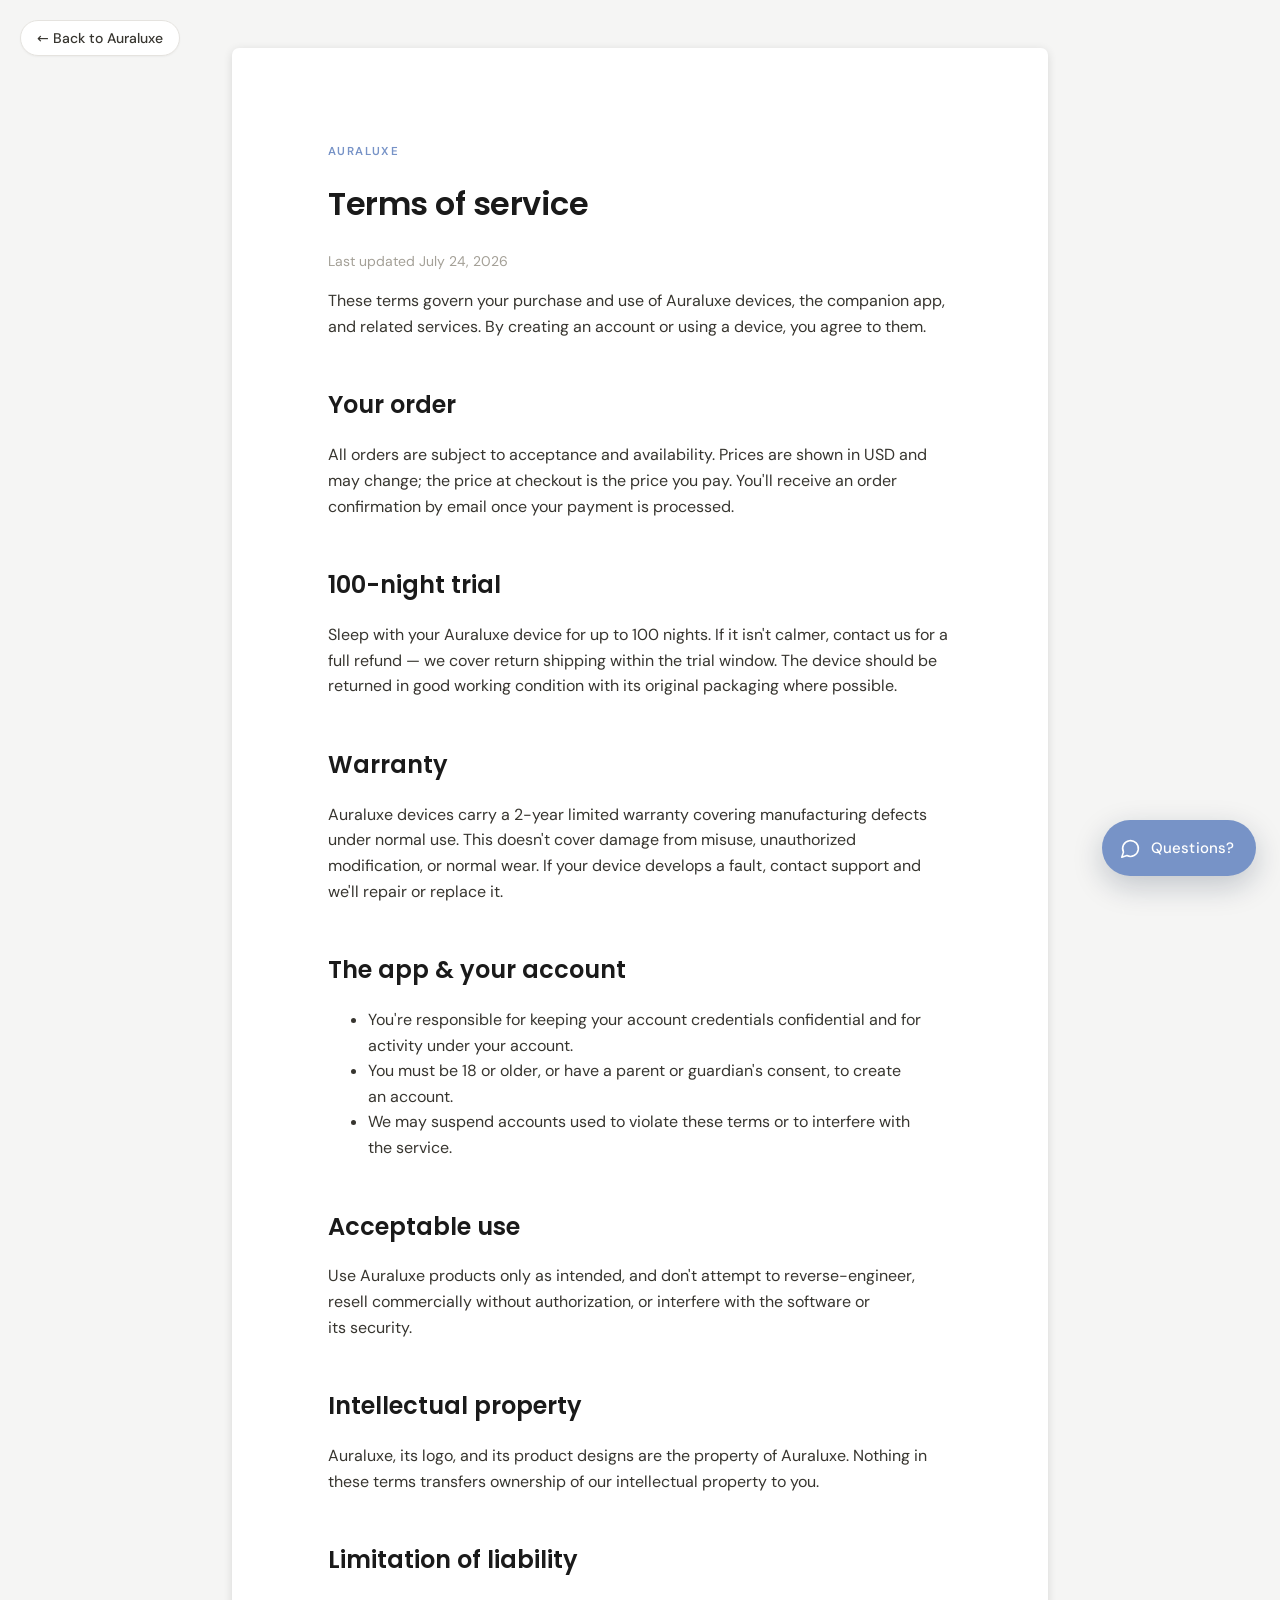
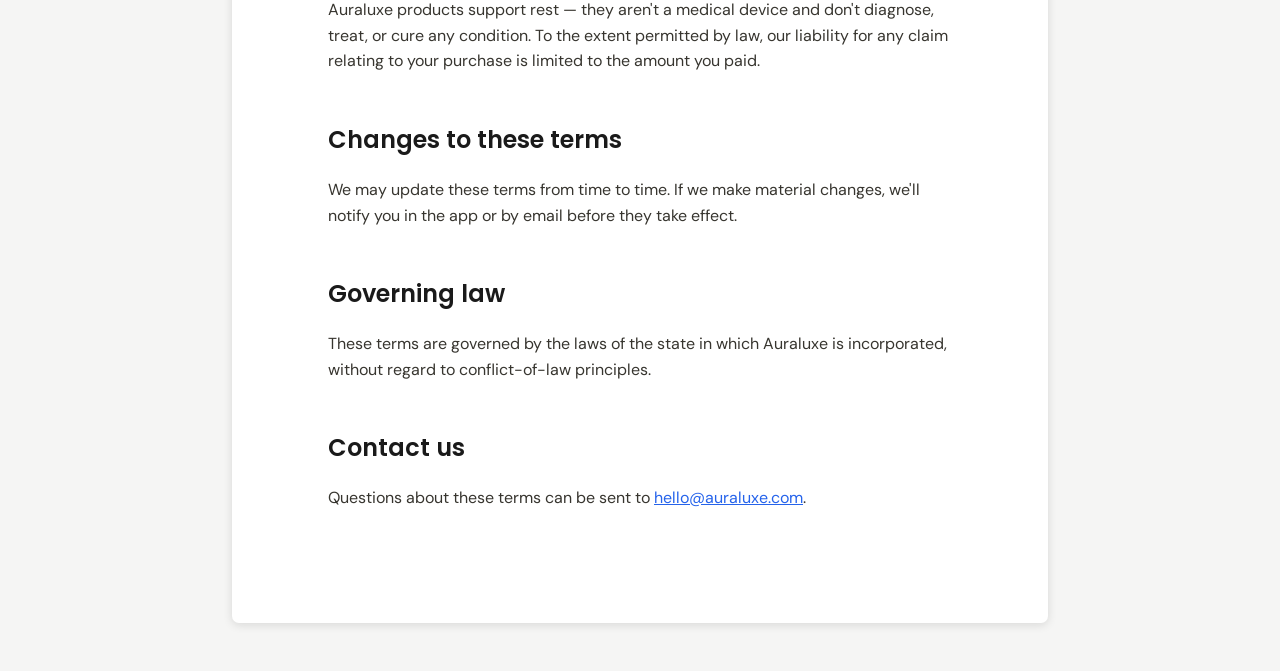
<file: terms.html>
<!DOCTYPE html>
<html lang="en">
<head>
<meta charset="utf-8">
<meta name="viewport" content="width=device-width, initial-scale=1">
<title>Terms of service — Auraluxe</title>
<link rel="stylesheet" href="assets/colors_and_type.css">
<style>doc-page:not(:defined){visibility:hidden}
*{box-sizing:border-box}
body{margin:0;font-family:var(--font-body);color:var(--charcoal)}
.legal-back{position:fixed;top:20px;left:20px;z-index:10;display:inline-flex;align-items:center;gap:7px;font-family:var(--font-body);font-size:14px;font-weight:500;color:var(--charcoal);text-decoration:none;background:var(--canvas);border:1px solid var(--hairline);border-radius:var(--r-full);padding:8px 16px;box-shadow:var(--elev-1)}
.legal-back:hover{color:var(--ink)}
doc-page h1{font-family:var(--font-head);font-weight:600;letter-spacing:-0.5px;color:var(--ink)}
doc-page h2{font-family:var(--font-head);font-weight:600;color:var(--ink);margin-top:2em}
doc-page p,doc-page li{font-family:var(--font-body);line-height:1.6;color:var(--charcoal)}
doc-page a{color:var(--link-blue)}
doc-page a:hover{color:var(--link-blue-pressed)}
doc-page .eyebrow{font-family:var(--font-body);font-size:11.5px;font-weight:600;letter-spacing:1.4px;text-transform:uppercase;color:var(--primary)}
doc-page .updated{color:var(--stone);font-size:14px}
@media print{.legal-back{display:none}}
</style>
<!-- Meta Pixel Code -->
<script>
!function(f,b,e,v,n,t,s)
{if(f.fbq)return;n=f.fbq=function(){n.callMethod?
n.callMethod.apply(n,arguments):n.queue.push(arguments)};
if(!f._fbq)f._fbq=n;n.push=n;n.loaded=!0;n.version='2.0';
n.queue=[];t=b.createElement(e);t.async=!0;
t.src=v;s=b.getElementsByTagName(e)[0];
s.parentNode.insertBefore(t,s)}(window, document,'script',
'https://connect.facebook.net/en_US/fbevents.js');
fbq('init', '1595185192248418');
fbq('track', 'PageView');
</script>
<noscript><img height="1" width="1" style="display:none"
src="https://www.facebook.com/tr?id=1595185192248418&ev=PageView&noscript=1"
/></noscript>
<!-- End Meta Pixel Code -->
</head>
<body>
<a class="legal-back" href="index.html">← Back to Auraluxe</a>
<doc-page margin="1in">
<div class="eyebrow">Auraluxe</div>
<h1>Terms of service</h1>
<p class="updated">Last updated July 24, 2026</p>
<p>These terms govern your purchase and use of Auraluxe devices, the companion app, and related services. By creating an account or using a device, you agree to them.</p>

<h2>Your order</h2>
<p>All orders are subject to acceptance and availability. Prices are shown in USD and may change; the price at checkout is the price you pay. You'll receive an order confirmation by email once your payment is processed.</p>

<h2>100-night trial</h2>
<p>Sleep with your Auraluxe device for up to 100 nights. If it isn't calmer, contact us for a full refund — we cover return shipping within the trial window. The device should be returned in good working condition with its original packaging where possible.</p>

<h2>Warranty</h2>
<p>Auraluxe devices carry a 2-year limited warranty covering manufacturing defects under normal use. This doesn't cover damage from misuse, unauthorized modification, or normal wear. If your device develops a fault, contact support and we'll repair or replace it.</p>

<h2>The app &amp; your account</h2>
<ul>
<li>You're responsible for keeping your account credentials confidential and for activity under your account.</li>
<li>You must be 18 or older, or have a parent or guardian's consent, to create an account.</li>
<li>We may suspend accounts used to violate these terms or to interfere with the service.</li>
</ul>

<h2>Acceptable use</h2>
<p>Use Auraluxe products only as intended, and don't attempt to reverse-engineer, resell commercially without authorization, or interfere with the software or its security.</p>

<h2>Intellectual property</h2>
<p>Auraluxe, its logo, and its product designs are the property of Auraluxe. Nothing in these terms transfers ownership of our intellectual property to you.</p>

<h2>Limitation of liability</h2>
<p>Auraluxe products support rest — they aren't a medical device and don't diagnose, treat, or cure any condition. To the extent permitted by law, our liability for any claim relating to your purchase is limited to the amount you paid.</p>

<h2>Changes to these terms</h2>
<p>We may update these terms from time to time. If we make material changes, we'll notify you in the app or by email before they take effect.</p>

<h2>Governing law</h2>
<p>These terms are governed by the laws of the state in which Auraluxe is incorporated, without regard to conflict-of-law principles.</p>

<h2>Contact us</h2>
<p>Questions about these terms can be sent to <a href="mailto:hello@auraluxe.com">hello@auraluxe.com</a>.</p>
</doc-page>
<script src="doc-page.js"></script>
<template id="__bundler_thumbnail"><svg xmlns="http://www.w3.org/2000/svg" viewBox="0 0 100 100"><rect width="100" height="100" fill="#0d1f3c"/><circle cx="50" cy="50" r="20" fill="none" stroke="#7793C7" stroke-width="4"/><circle cx="58" cy="44" r="14" fill="#0d1f3c"/></svg></template><script src="js/chat-widget.js"></script>
</body>
</html>
</file>
<file: assets/colors_and_type.css>
/* ============================================================
   AURALUXE — Design System Foundations
   Premium sleep & sound wellness brand
   Fonts: Poppins (headings) + DM Sans (body/UI)
   Self-hosted locally — see fonts/ folder + @font-face rules below.
   ============================================================ */

@font-face {
  font-family: 'DM Sans';
  font-style: normal;
  font-weight: 400;
  font-display: swap;
  src: url(fonts/DMSans-400-latin-ext.woff2) format('woff2');
  unicode-range: U+0100-02BA, U+02BD-02C5, U+02C7-02CC, U+02CE-02D7, U+02DD-02FF, U+0304, U+0308, U+0329, U+1D00-1DBF, U+1E00-1E9F, U+1EF2-1EFF, U+2020, U+20A0-20AB, U+20AD-20C0, U+2113, U+2C60-2C7F, U+A720-A7FF;
}
@font-face {
  font-family: 'DM Sans';
  font-style: normal;
  font-weight: 400;
  font-display: swap;
  src: url(fonts/DMSans-400-latin.woff2) format('woff2');
  unicode-range: U+0000-00FF, U+0131, U+0152-0153, U+02BB-02BC, U+02C6, U+02DA, U+02DC, U+0304, U+0308, U+0329, U+2000-206F, U+20AC, U+2122, U+2191, U+2193, U+2212, U+2215, U+FEFF, U+FFFD;
}
@font-face {
  font-family: 'DM Sans';
  font-style: normal;
  font-weight: 500;
  font-display: swap;
  src: url(fonts/DMSans-500-latin-ext.woff2) format('woff2');
  unicode-range: U+0100-02BA, U+02BD-02C5, U+02C7-02CC, U+02CE-02D7, U+02DD-02FF, U+0304, U+0308, U+0329, U+1D00-1DBF, U+1E00-1E9F, U+1EF2-1EFF, U+2020, U+20A0-20AB, U+20AD-20C0, U+2113, U+2C60-2C7F, U+A720-A7FF;
}
@font-face {
  font-family: 'DM Sans';
  font-style: normal;
  font-weight: 500;
  font-display: swap;
  src: url(fonts/DMSans-500-latin.woff2) format('woff2');
  unicode-range: U+0000-00FF, U+0131, U+0152-0153, U+02BB-02BC, U+02C6, U+02DA, U+02DC, U+0304, U+0308, U+0329, U+2000-206F, U+20AC, U+2122, U+2191, U+2193, U+2212, U+2215, U+FEFF, U+FFFD;
}
@font-face {
  font-family: 'DM Sans';
  font-style: normal;
  font-weight: 600;
  font-display: swap;
  src: url(fonts/DMSans-600-latin-ext.woff2) format('woff2');
  unicode-range: U+0100-02BA, U+02BD-02C5, U+02C7-02CC, U+02CE-02D7, U+02DD-02FF, U+0304, U+0308, U+0329, U+1D00-1DBF, U+1E00-1E9F, U+1EF2-1EFF, U+2020, U+20A0-20AB, U+20AD-20C0, U+2113, U+2C60-2C7F, U+A720-A7FF;
}
@font-face {
  font-family: 'DM Sans';
  font-style: normal;
  font-weight: 600;
  font-display: swap;
  src: url(fonts/DMSans-600-latin.woff2) format('woff2');
  unicode-range: U+0000-00FF, U+0131, U+0152-0153, U+02BB-02BC, U+02C6, U+02DA, U+02DC, U+0304, U+0308, U+0329, U+2000-206F, U+20AC, U+2122, U+2191, U+2193, U+2212, U+2215, U+FEFF, U+FFFD;
}
@font-face {
  font-family: 'DM Sans';
  font-style: normal;
  font-weight: 700;
  font-display: swap;
  src: url(fonts/DMSans-700-latin-ext.woff2) format('woff2');
  unicode-range: U+0100-02BA, U+02BD-02C5, U+02C7-02CC, U+02CE-02D7, U+02DD-02FF, U+0304, U+0308, U+0329, U+1D00-1DBF, U+1E00-1E9F, U+1EF2-1EFF, U+2020, U+20A0-20AB, U+20AD-20C0, U+2113, U+2C60-2C7F, U+A720-A7FF;
}
@font-face {
  font-family: 'DM Sans';
  font-style: normal;
  font-weight: 700;
  font-display: swap;
  src: url(fonts/DMSans-700-latin.woff2) format('woff2');
  unicode-range: U+0000-00FF, U+0131, U+0152-0153, U+02BB-02BC, U+02C6, U+02DA, U+02DC, U+0304, U+0308, U+0329, U+2000-206F, U+20AC, U+2122, U+2191, U+2193, U+2212, U+2215, U+FEFF, U+FFFD;
}
@font-face {
  font-family: 'Poppins';
  font-style: normal;
  font-weight: 400;
  font-display: swap;
  src: url(fonts/Poppins-400-latin-ext.woff2) format('woff2');
  unicode-range: U+0100-02BA, U+02BD-02C5, U+02C7-02CC, U+02CE-02D7, U+02DD-02FF, U+0304, U+0308, U+0329, U+1D00-1DBF, U+1E00-1E9F, U+1EF2-1EFF, U+2020, U+20A0-20AB, U+20AD-20C0, U+2113, U+2C60-2C7F, U+A720-A7FF;
}
@font-face {
  font-family: 'Poppins';
  font-style: normal;
  font-weight: 400;
  font-display: swap;
  src: url(fonts/Poppins-400-latin.woff2) format('woff2');
  unicode-range: U+0000-00FF, U+0131, U+0152-0153, U+02BB-02BC, U+02C6, U+02DA, U+02DC, U+0304, U+0308, U+0329, U+2000-206F, U+20AC, U+2122, U+2191, U+2193, U+2212, U+2215, U+FEFF, U+FFFD;
}
@font-face {
  font-family: 'Poppins';
  font-style: normal;
  font-weight: 500;
  font-display: swap;
  src: url(fonts/Poppins-500-latin-ext.woff2) format('woff2');
  unicode-range: U+0100-02BA, U+02BD-02C5, U+02C7-02CC, U+02CE-02D7, U+02DD-02FF, U+0304, U+0308, U+0329, U+1D00-1DBF, U+1E00-1E9F, U+1EF2-1EFF, U+2020, U+20A0-20AB, U+20AD-20C0, U+2113, U+2C60-2C7F, U+A720-A7FF;
}
@font-face {
  font-family: 'Poppins';
  font-style: normal;
  font-weight: 500;
  font-display: swap;
  src: url(fonts/Poppins-500-latin.woff2) format('woff2');
  unicode-range: U+0000-00FF, U+0131, U+0152-0153, U+02BB-02BC, U+02C6, U+02DA, U+02DC, U+0304, U+0308, U+0329, U+2000-206F, U+20AC, U+2122, U+2191, U+2193, U+2212, U+2215, U+FEFF, U+FFFD;
}
@font-face {
  font-family: 'Poppins';
  font-style: normal;
  font-weight: 600;
  font-display: swap;
  src: url(fonts/Poppins-600-latin-ext.woff2) format('woff2');
  unicode-range: U+0100-02BA, U+02BD-02C5, U+02C7-02CC, U+02CE-02D7, U+02DD-02FF, U+0304, U+0308, U+0329, U+1D00-1DBF, U+1E00-1E9F, U+1EF2-1EFF, U+2020, U+20A0-20AB, U+20AD-20C0, U+2113, U+2C60-2C7F, U+A720-A7FF;
}
@font-face {
  font-family: 'Poppins';
  font-style: normal;
  font-weight: 600;
  font-display: swap;
  src: url(fonts/Poppins-600-latin.woff2) format('woff2');
  unicode-range: U+0000-00FF, U+0131, U+0152-0153, U+02BB-02BC, U+02C6, U+02DA, U+02DC, U+0304, U+0308, U+0329, U+2000-206F, U+20AC, U+2122, U+2191, U+2193, U+2212, U+2215, U+FEFF, U+FFFD;
}
@font-face {
  font-family: 'Poppins';
  font-style: normal;
  font-weight: 700;
  font-display: swap;
  src: url(fonts/Poppins-700-latin-ext.woff2) format('woff2');
  unicode-range: U+0100-02BA, U+02BD-02C5, U+02C7-02CC, U+02CE-02D7, U+02DD-02FF, U+0304, U+0308, U+0329, U+1D00-1DBF, U+1E00-1E9F, U+1EF2-1EFF, U+2020, U+20A0-20AB, U+20AD-20C0, U+2113, U+2C60-2C7F, U+A720-A7FF;
}
@font-face {
  font-family: 'Poppins';
  font-style: normal;
  font-weight: 700;
  font-display: swap;
  src: url(fonts/Poppins-700-latin.woff2) format('woff2');
  unicode-range: U+0000-00FF, U+0131, U+0152-0153, U+02BB-02BC, U+02C6, U+02DA, U+02DC, U+0304, U+0308, U+0329, U+2000-206F, U+20AC, U+2122, U+2191, U+2193, U+2212, U+2215, U+FEFF, U+FFFD;
}

:root {
  /* ---- Brand & Primary ---- */
  --aura-logo-blue: #004AAD;       /* the cobalt mark color (logo only) */
  --primary: #7793C7;              /* periwinkle — signature CTA */
  --primary-pressed: #5f7ab8;
  --primary-deep: #4a659e;
  --on-primary: #ffffff;

  --brand-navy: #0d1f3c;           /* deep navy hero band */
  --brand-navy-deep: #091528;
  --brand-navy-mid: #1b3160;

  --link-blue: #2563eb;
  --link-blue-pressed: #1d4ed8;

  /* ---- Brand accent spectrum ---- */
  --brand-orange: #c47a3a;
  --brand-orange-deep: #7a4a1e;
  --brand-pink: #e8a0bf;
  --brand-pink-deep: #7a3d5a;
  --brand-purple: #4f6fc2;
  --brand-purple-300: #b8caea;
  --brand-purple-800: #1e2d52;
  --brand-teal: #3a8fa8;
  --brand-green: #3a9e6e;
  --brand-yellow: #f0c060;
  --brand-brown: #4a3828;

  /* ---- Card tints (pastel feature backgrounds) ---- */
  --card-tint-peach: #fce8d5;
  --card-tint-rose: #f5dde8;
  --card-tint-mint: #d4eee8;
  --card-tint-lavender: #d8e4f5;
  --card-tint-sky: #d0e5f7;
  --card-tint-yellow: #fef3d0;
  --card-tint-yellow-bold: #f7e08a;
  --card-tint-cream: #f5f3ee;
  --card-tint-gray: #f0eeec;

  /* ---- Surfaces ---- */
  --canvas: #ffffff;
  --surface: #f6f5f4;
  --surface-soft: #fafaf9;
  --hairline: #e5e3df;
  --hairline-soft: #ede9e4;
  --hairline-strong: #c8c4be;

  /* ---- Text / ink ---- */
  --ink-deep: #000000;
  --ink: #1a1a1a;
  --charcoal: #37352f;
  --slate: #5d5b54;
  --steel: #787671;
  --stone: #a4a097;
  --muted: #bbb8b1;
  --on-dark: #ffffff;
  --on-dark-muted: #a4a097;

  /* ---- Semantic ---- */
  --success: #3a9e6e;
  --warning: #c47a3a;
  --error: #e03131;

  /* ---- Type families ---- */
  --font-head: 'Poppins', -apple-system, system-ui, 'Segoe UI', Helvetica, sans-serif;
  --font-body: 'DM Sans', -apple-system, system-ui, 'Segoe UI', Helvetica, sans-serif;

  /* ---- Radius scale ---- */
  --r-xs: 4px;
  --r-sm: 6px;
  --r-md: 8px;
  --r-lg: 12px;
  --r-xl: 16px;
  --r-xxl: 20px;
  --r-xxxl: 24px;
  --r-full: 9999px;

  /* ---- Spacing scale (4px base) ---- */
  --s-xxs: 4px;
  --s-xs: 8px;
  --s-sm: 12px;
  --s-md: 16px;
  --s-lg: 20px;
  --s-xl: 24px;
  --s-xxl: 32px;
  --s-xxxl: 40px;
  --s-section-sm: 48px;
  --s-section: 64px;
  --s-section-lg: 96px;
  --s-hero: 120px;

  /* ---- Elevation ---- */
  --elev-1: rgba(15, 15, 15, 0.04) 0px 1px 2px 0px;
  --elev-2: rgba(15, 15, 15, 0.08) 0px 4px 12px 0px;
  --elev-3: rgba(15, 15, 15, 0.20) 0px 24px 48px -8px;   /* hero mockup */
  --elev-4: rgba(15, 15, 15, 0.16) 0px 16px 48px -8px;   /* modals */
  --glow-soft: 0 0 40px rgba(119, 147, 199, 0.35);       /* gentle periwinkle glow */
}

/* ============================================================
   BASE TYPE STYLES — semantic helpers
   ============================================================ */

.aura-hero-display {
  font-family: var(--font-head);
  font-size: 80px; font-weight: 600; line-height: 1.05; letter-spacing: -2px;
}
.aura-display-lg {
  font-family: var(--font-head);
  font-size: 56px; font-weight: 600; line-height: 1.10; letter-spacing: -1px;
}
.aura-h1 {
  font-family: var(--font-head);
  font-size: 48px; font-weight: 600; line-height: 1.15; letter-spacing: -0.5px;
}
.aura-h2 {
  font-family: var(--font-head);
  font-size: 36px; font-weight: 600; line-height: 1.20; letter-spacing: -0.5px;
}
.aura-h3 {
  font-family: var(--font-head);
  font-size: 28px; font-weight: 600; line-height: 1.25;
}
.aura-h4 {
  font-family: var(--font-head);
  font-size: 22px; font-weight: 600; line-height: 1.30;
}
.aura-h5 {
  font-family: var(--font-head);
  font-size: 18px; font-weight: 600; line-height: 1.40;
}
.aura-subtitle {
  font-family: var(--font-body);
  font-size: 18px; font-weight: 400; line-height: 1.50;
}
.aura-body {
  font-family: var(--font-body);
  font-size: 16px; font-weight: 400; line-height: 1.55;
}
.aura-body-medium {
  font-family: var(--font-body);
  font-size: 16px; font-weight: 500; line-height: 1.55;
}
.aura-body-sm {
  font-family: var(--font-body);
  font-size: 14px; font-weight: 400; line-height: 1.50;
}
.aura-body-sm-medium {
  font-family: var(--font-body);
  font-size: 14px; font-weight: 500; line-height: 1.50;
}
.aura-caption {
  font-family: var(--font-body);
  font-size: 13px; font-weight: 400; line-height: 1.40;
}
.aura-caption-bold {
  font-family: var(--font-body);
  font-size: 13px; font-weight: 600; line-height: 1.40;
}
.aura-micro {
  font-family: var(--font-body);
  font-size: 12px; font-weight: 500; line-height: 1.40;
}
.aura-micro-uppercase {
  font-family: var(--font-body);
  font-size: 11px; font-weight: 600; line-height: 1.40; letter-spacing: 1px;
  text-transform: uppercase;
}
</file>
